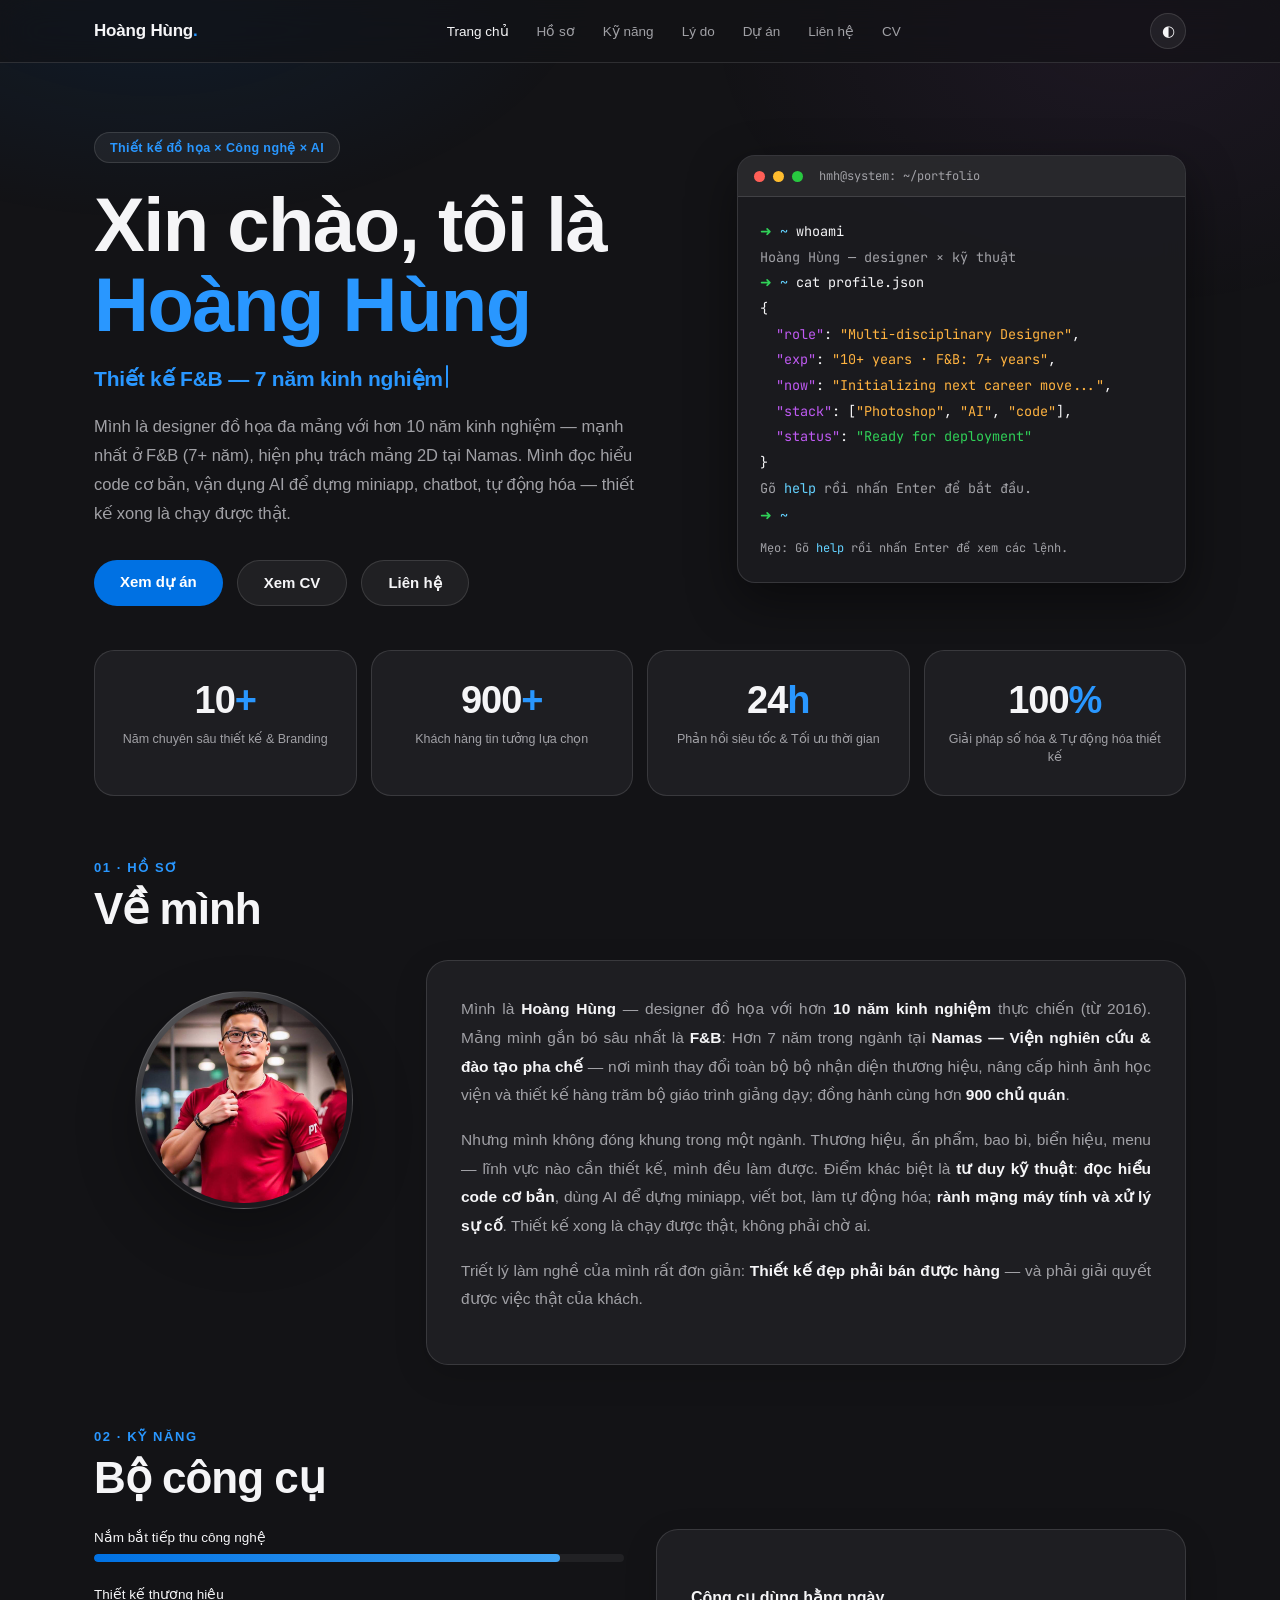
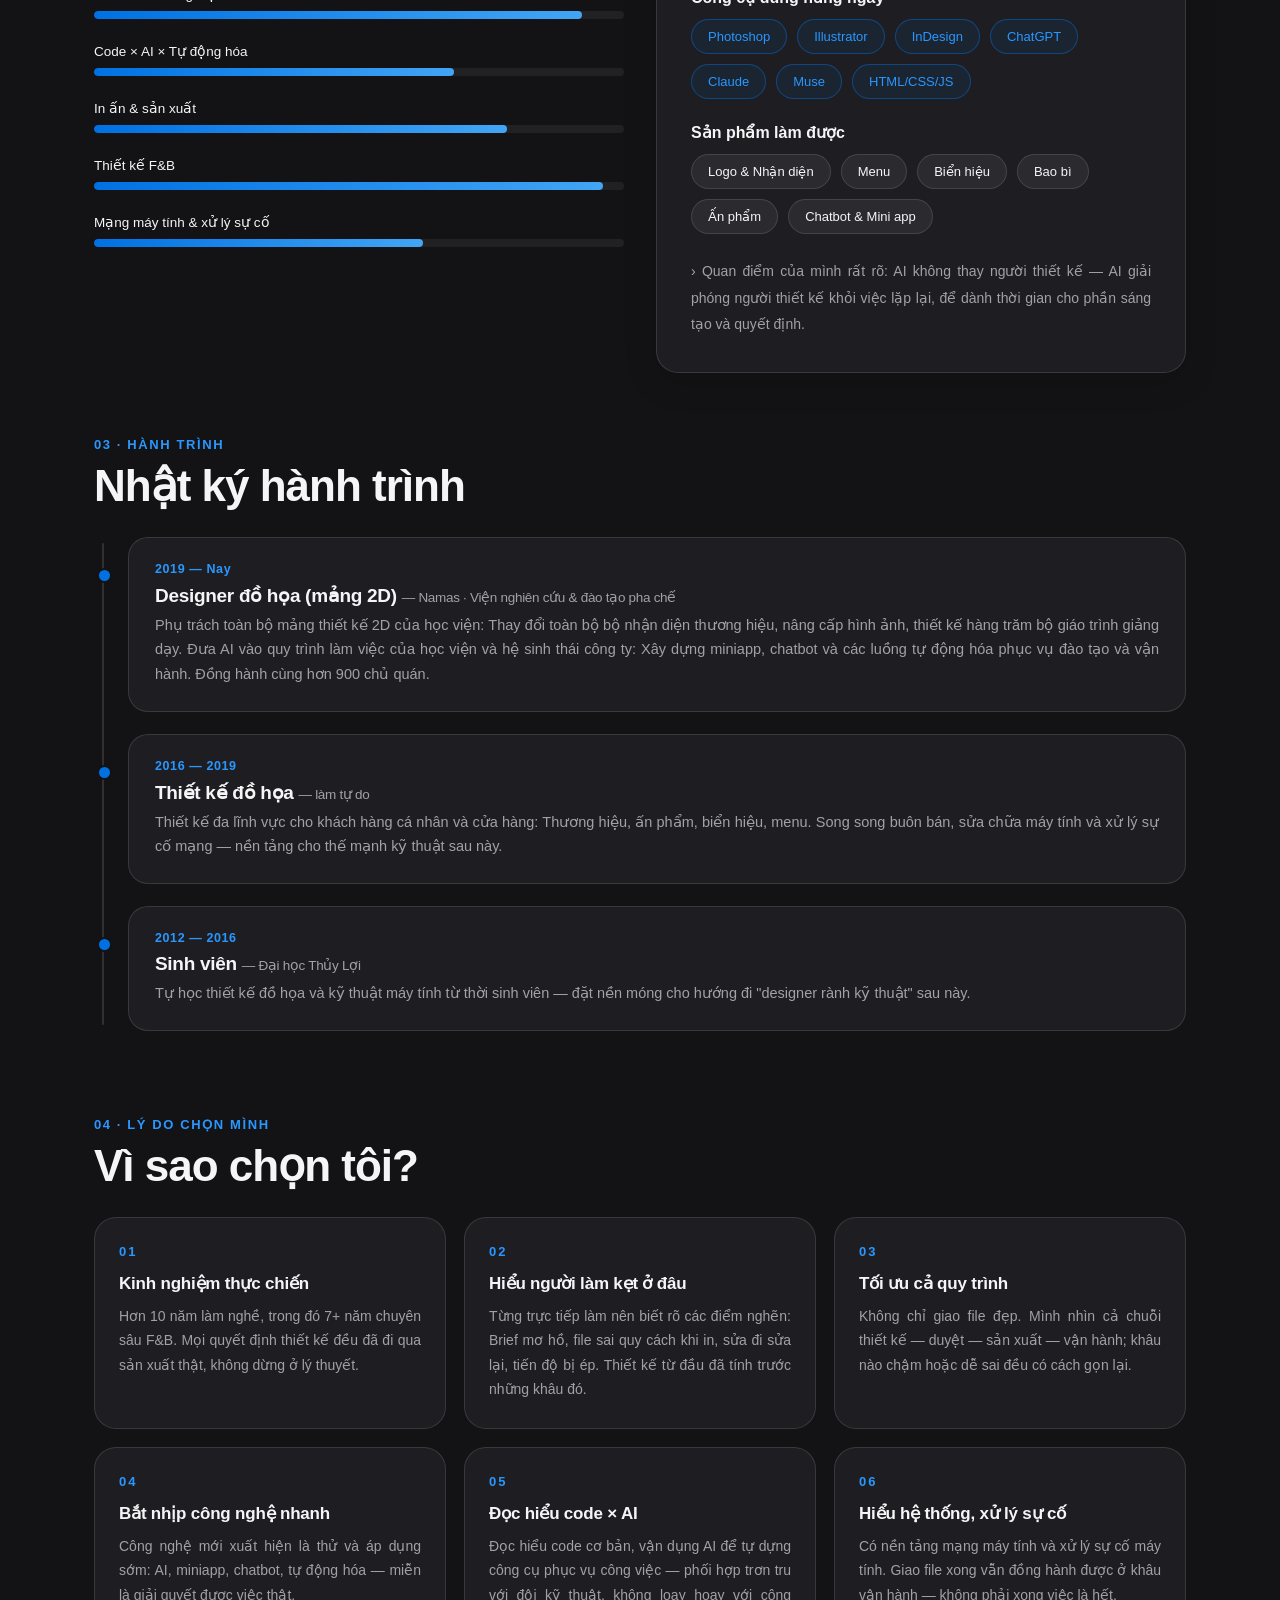
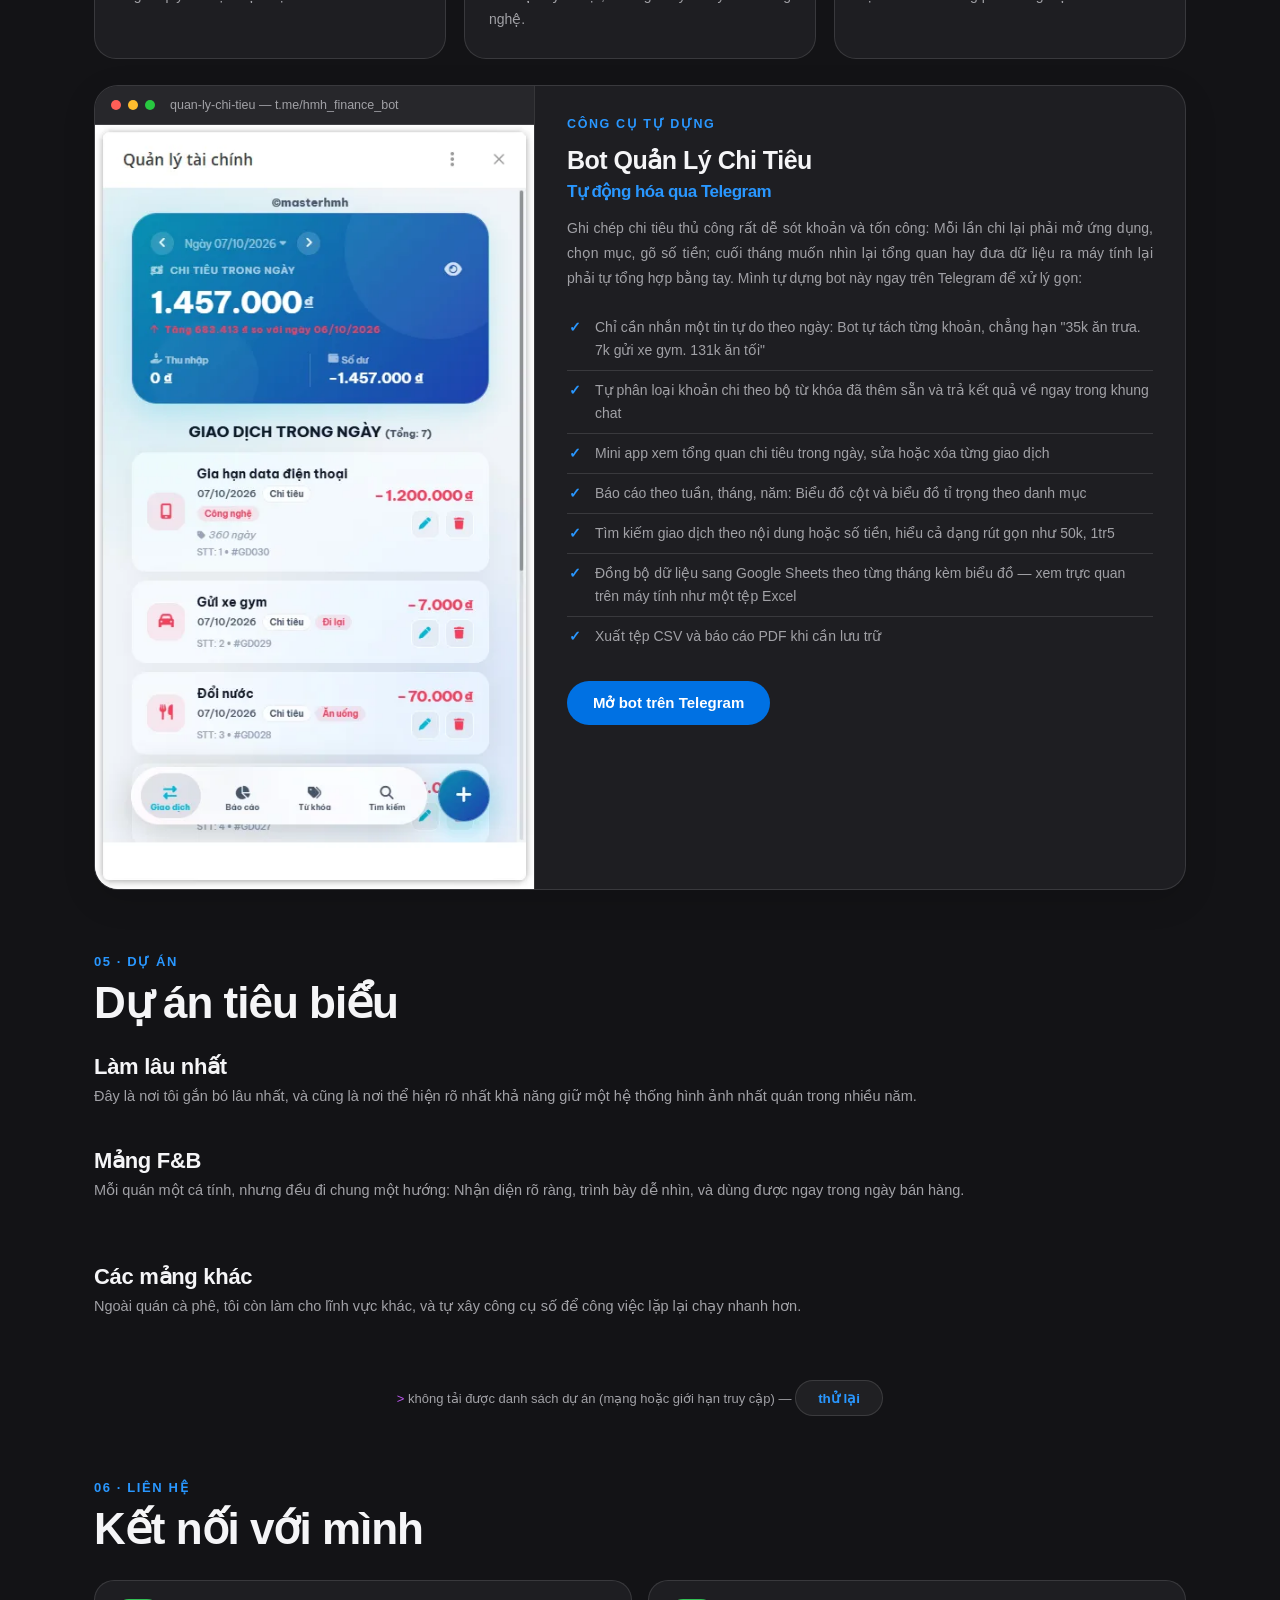
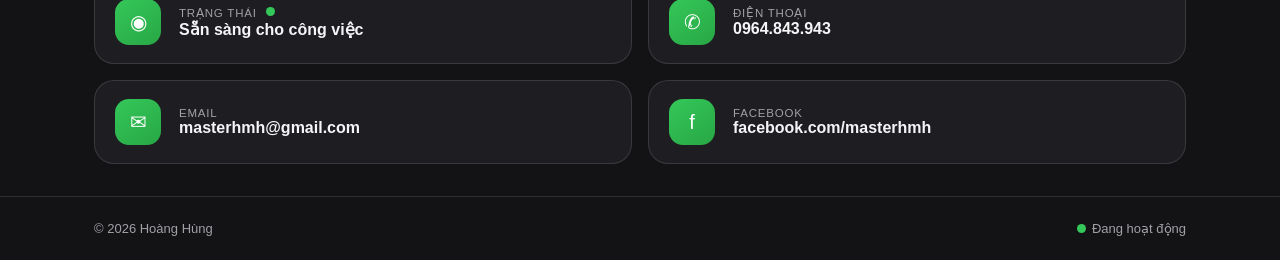
<file: index.html>
<!DOCTYPE html>
<html lang="vi" data-theme="dark">
<head>
<meta charset="UTF-8">
<meta name="viewport" content="width=device-width, initial-scale=1, viewport-fit=cover">
<title>Hoàng Hùng — Portfolio</title>
<meta name="description" content="Hoàng Hùng — Designer đồ họa đa mảng, hơn 10 năm kinh nghiệm, mạnh nhất ở F&B (7+ năm). Thiết kế × Code × AI.">
<link rel="preconnect" href="https://fonts.googleapis.com">
<link rel="preconnect" href="https://fonts.gstatic.com" crossorigin>
<link href="https://fonts.googleapis.com/css2?family=JetBrains+Mono:wght@400;500;700&display=swap" rel="stylesheet">
<link rel="stylesheet" href="assets/style.css?v=53">
<link rel="stylesheet" href="assets/showcase.css?v=47">
<link rel="stylesheet" href="assets/avatar.css">
<script>try{history.scrollRestoration="manual"}catch(e){}</script>
<link rel="preconnect" href="https://raw.githubusercontent.com">
<link rel="preconnect" href="https://images.weserv.nl">
<link rel="icon" href="data:image/svg+xml,<svg xmlns='http://www.w3.org/2000/svg' viewBox='0 0 100 100'><rect width='100' height='100' rx='22' fill='%230071e3'/><text x='50' y='68' font-size='58' font-family='Arial' font-weight='700' fill='white' text-anchor='middle'>H</text></svg>">
<script>
/* Hợp nhất địa chỉ trang chủ về dạng gốc (Hùng chốt 20/10/2026): Ai mở
   địa chỉ có đuôi index.html sẽ được đưa ngay sang địa chỉ gốc cùng thư
   mục. Đoạn này phải đứng TRƯỚC mã Google Analytics để lượt xem chỉ ghi
   thống nhất tại một địa chỉ duy nhất. */
if (location.pathname.endsWith("/index.html")) {
  location.replace(location.pathname.slice(0, -"index.html".length) + location.search + location.hash);
}
</script>
<!-- Google Analytics -->
<script async src="https://www.googletagmanager.com/gtag/js?id=G-5QTHFLFE3H"></script>
<script>
  window.dataLayer = window.dataLayer || [];
  function gtag(){dataLayer.push(arguments);}
  gtag('js', new Date());
  gtag('config', 'G-5QTHFLFE3H');
</script>
</head>
<body>



<!-- NAV -->
<nav>
  <div class="nav-in">
    <div class="logo">Hoàng Hùng<span class="dot">.</span></div>
    <ul class="nav-links">
      <li><a href="#home" class="active">Trang chủ</a></li>
      <li><a href="#about">Hồ sơ</a></li>
      <li><a href="#skills">Kỹ năng</a></li>
      <li><a href="#why">Lý do</a></li>
      <li><a href="#projects">Dự án</a></li>
      <li><a href="#contact">Liên hệ</a></li>
      <li><a href="cv.html">CV</a></li>
    </ul>
    <div class="nav-right">
      <button id="themeBtn" class="theme-btn" aria-label="Đổi chế độ sáng/tối">◐</button>
    </div>
  </div>
</nav>

<main>
<!-- ================= HERO ================= -->
<section id="home">
  <div class="wrap hero-grid">
    <div>
      <div class="tag rv">Thiết kế đồ họa × Công nghệ × AI</div>
      <h1 class="hero-title rv">Xin chào, tôi là<br><span class="hl">Hoàng Hùng</span></h1>
      <div class="hero-sub rv"><span id="typed"></span><span class="caret"></span></div>
      <p class="hero-desc rv">Mình là designer đồ họa đa mảng với hơn 10 năm kinh nghiệm — mạnh nhất ở F&B (7+ năm), hiện phụ trách mảng 2D tại Namas. Mình đọc hiểu code cơ bản, vận dụng AI để dựng miniapp, chatbot, tự động hóa — thiết kế xong là chạy được thật.</p>
      <div class="hero-btns rv">
        <a class="btn btn-primary" href="#projects">Xem dự án</a>
        <a class="btn btn-ghost" href="cv.html">Xem CV</a>
        <a class="btn btn-ghost" href="#contact">Liên hệ</a>
      </div>
    </div>
    <div class="rv">
      <div class="terminal">
        <div class="term-bar"><i></i><i></i><i></i><span>hmh@system: ~/portfolio</span></div>
        <div class="term-body">
          <div><span class="t-green">➜</span> <span class="t-cyan">~</span> whoami</div>
          <div class="t-dim">Hoàng Hùng — designer × kỹ thuật</div>
          <div><span class="t-green">➜</span> <span class="t-cyan">~</span> cat profile.json</div>
          <div>{</div>
                    <div>&nbsp;&nbsp;<span class="t-mag">"role"</span>: <span class="t-amber">"Multi-disciplinary Designer"</span>,
          <div>&nbsp;&nbsp;<span class="t-mag">"exp"</span>: <span class="t-amber">"10+ years · F&B: 7+ years"</span>,</div>
          <div>&nbsp;&nbsp;<span class="t-mag">"now"</span>: <span class="t-amber">"Initializing next career move..."</span>,</div>
          <div>&nbsp;&nbsp;<span class="t-mag">"stack"</span>: [<span class="t-amber">"Photoshop"</span>, <span class="t-amber">"AI"</span>, <span class="t-amber">"code"</span>],</div>
          <div>&nbsp;&nbsp;<span class="t-mag">"status"</span>: <span class="t-green">"Ready for deployment"</span></div>
          <div>}</div>
          <div id="termIdle"><span class="t-green">➜</span> <span class="t-cyan">~</span> <span class="t-cursor">▊</span></div>
          <div id="termLive" hidden>
            <div id="termOut"></div>
            <div class="term-prompt"><span class="t-green">➜</span><span class="t-cyan">~</span><input id="termIn" type="text" autocomplete="off" autocapitalize="off" autocorrect="off" spellcheck="false" aria-label="Nhập lệnh terminal"></div>
          </div>
          <p class="term-hint t-dim" id="termHint" hidden>Mẹo: Gõ <span class="t-cyan">help</span> rồi nhấn Enter để xem các lệnh.</p>
        </div>
      </div>
    </div>
  </div>
</section>

<!-- ================= STATS ================= -->
<section class="stats-sec">
  <div class="wrap stats">
    <div class="stat rv"><div class="num"><span data-count="10">0</span><em>+</em></div><div class="lbl">Năm chuyên sâu thiết kế &amp; Branding</div></div>
    <div class="stat rv"><div class="num"><span data-count="900">0</span><em>+</em></div><div class="lbl">Khách hàng tin tưởng lựa chọn</div></div>
    <div class="stat rv"><div class="num"><span data-count="24">0</span><em>h</em></div><div class="lbl">Phản hồi siêu tốc &amp; Tối ưu thời gian</div></div>
    <div class="stat rv"><div class="num"><span data-count="100">0</span><em>%</em></div><div class="lbl">Giải pháp số hóa &amp; Tự động hóa thiết kế</div></div>
  </div>
  </section>

<!-- ================= ABOUT ================= -->
<section id="about">
  <div class="wrap">
    <div class="sec-head rv">
      <div class="kicker">01 · Hồ sơ</div>
      <h2>Về mình</h2>
    </div>
    <div class="about-grid">
      <div class="rv">
        <div class="avatar-frame">
          <div class="avatar-wrap"><div class="avatar-photo"></div></div>
        </div>
      </div>
      <div class="about-text rv">
        <div class="panel">
          <p>Mình là <b>Hoàng Hùng</b> — designer đồ họa với hơn <b>10 năm kinh nghiệm</b> thực chiến (từ 2016). Mảng mình gắn bó sâu nhất là <b>F&B</b>: Hơn 7 năm trong ngành tại <b>Namas — Viện nghiên cứu & đào tạo pha chế</b> — nơi mình thay đổi toàn bộ bộ nhận diện thương hiệu, nâng cấp hình ảnh học viện và thiết kế hàng trăm bộ giáo trình giảng dạy; đồng hành cùng hơn <b>900 chủ quán</b>.</p>
          <p>Nhưng mình không đóng khung trong một ngành. Thương hiệu, ấn phẩm, bao bì, biển hiệu, menu — lĩnh vực nào cần thiết kế, mình đều làm được. Điểm khác biệt là <b>tư duy kỹ thuật</b>: <b>đọc hiểu code cơ bản</b>, dùng AI để dựng miniapp, viết bot, làm tự động hóa; <b>rành mạng máy tính và xử lý sự cố</b>. Thiết kế xong là chạy được thật, không phải chờ ai.</p>
          <p>Triết lý làm nghề của mình rất đơn giản: <b>Thiết kế đẹp phải bán được hàng</b> — và phải giải quyết được việc thật của khách.</p>
          
        </div>
      </div>
    </div>
  </div>
</section>

<!-- ================= SKILLS ================= -->
<section id="skills">
  <div class="wrap">
    <div class="sec-head rv">
      <div class="kicker">02 · Kỹ năng</div>
      <h2>Bộ công cụ</h2>
    </div>
    <div class="skills-grid">
      <div class="rv">
        <div class="skill">
          <div class="row"><span>Nắm bắt tiếp thu công nghệ</span></div>
          <div class="bar"><i data-w="88"></i></div>
        </div>
        <div class="skill">
          <div class="row"><span>Thiết kế thương hiệu</span></div>
          <div class="bar"><i data-w="92"></i></div>
        </div>
        <div class="skill">
          <div class="row"><span>Code × AI × Tự động hóa</span></div>
          <div class="bar"><i data-w="68"></i></div>
        </div>
        <div class="skill">
          <div class="row"><span>In ấn &amp; sản xuất</span></div>
          <div class="bar"><i data-w="78"></i></div>
        </div>
        <div class="skill">
          <div class="row"><span>Thiết kế F&amp;B</span></div>
          <div class="bar"><i data-w="96"></i></div>
        </div>
        <div class="skill">
          <div class="row"><span>Mạng máy tính &amp; xử lý sự cố</span></div>
          <div class="bar"><i data-w="62"></i></div>
        </div>
      </div>
      <div class="rv">
        <div class="panel" style="height:100%">
          <h3 class="c-h3">Công cụ dùng hằng ngày</h3>
          <div class="chips">
            <span class="chip hot">Photoshop</span>
            <span class="chip hot">Illustrator</span>
            <span class="chip hot">InDesign</span>
            <span class="chip hot">ChatGPT</span>
            <span class="chip hot">Claude</span>
            <span class="chip hot">Muse</span>
            <span class="chip hot">HTML/CSS/JS</span>
          </div>
          <h3 class="c-h3">Sản phẩm làm được</h3>
          <div class="chips">
            <span class="chip">Logo &amp; Nhận diện</span>
            <span class="chip">Menu</span>
            <span class="chip">Biển hiệu</span>
            <span class="chip">Bao bì</span>
            <span class="chip">Ấn phẩm</span>
            <span class="chip">Chatbot &amp; Mini app</span>
          </div>
          <p style="font-size:14px;color:var(--dim);margin-top:24px;line-height:1.9;text-align:justify">
            › Quan điểm của mình rất rõ: AI không thay người thiết kế — AI giải phóng người thiết kế khỏi việc lặp lại, để dành thời gian cho phần sáng tạo và quyết định.
          </p>
        </div>
      </div>
    </div>

  </div>
</section>

<!-- ================= JOURNEY ================= -->
<section id="journey">
  <div class="wrap">
    <div class="sec-head rv">
      <div class="kicker">03 · Hành trình</div>
      <h2>Nhật ký hành trình</h2>
    </div>
    <div class="timeline">
      <div class="t-item rv">
        <div class="date">2019 — Nay</div>
        <h3>Designer đồ họa (mảng 2D) <span>— Namas · Viện nghiên cứu & đào tạo pha chế</span></h3>
        <p>Phụ trách toàn bộ mảng thiết kế 2D của học viện: Thay đổi toàn bộ bộ nhận diện thương hiệu, nâng cấp hình ảnh, thiết kế hàng trăm bộ giáo trình giảng dạy. Đưa AI vào quy trình làm việc của học viện và hệ sinh thái công ty: Xây dựng miniapp, chatbot và các luồng tự động hóa phục vụ đào tạo và vận hành. Đồng hành cùng hơn 900 chủ quán.</p>
      </div>
      <div class="t-item rv">
        <div class="date">2016 — 2019</div>
        <h3>Thiết kế đồ họa <span>— làm tự do</span></h3>
        <p>Thiết kế đa lĩnh vực cho khách hàng cá nhân và cửa hàng: Thương hiệu, ấn phẩm, biển hiệu, menu. Song song buôn bán, sửa chữa máy tính và xử lý sự cố mạng — nền tảng cho thế mạnh kỹ thuật sau này.</p>
      </div>
      <div class="t-item rv">
        <div class="date">2012 — 2016</div>
        <h3>Sinh viên <span>— Đại học Thủy Lợi</span></h3>
        <p>Tự học thiết kế đồ họa và kỹ thuật máy tính từ thời sinh viên — đặt nền móng cho hướng đi "designer rành kỹ thuật" sau này.</p>
      </div>
    </div>
  </div>
</section>

<!-- ================= WHY ME ================= -->
<section id="why">
  <div class="wrap">
    <div class="sec-head rv">
      <div class="kicker">04 · Lý do chọn mình</div>
      <h2>Vì sao chọn tôi?</h2>
    </div>
    <div class="why-grid">
      <div class="why-card rv">
        <div class="why-num">01</div>
        <h3>Kinh nghiệm thực chiến</h3>
        <p>Hơn 10 năm làm nghề, trong đó 7+ năm chuyên sâu F&amp;B. Mọi quyết định thiết kế đều đã đi qua sản xuất thật, không dừng ở lý thuyết.</p>
      </div>
      <div class="why-card rv">
        <div class="why-num">02</div>
        <h3>Hiểu người làm kẹt ở đâu</h3>
        <p>Từng trực tiếp làm nên biết rõ các điểm nghẽn: Brief mơ hồ, file sai quy cách khi in, sửa đi sửa lại, tiến độ bị ép. Thiết kế từ đầu đã tính trước những khâu đó.</p>
      </div>
      <div class="why-card rv">
        <div class="why-num">03</div>
        <h3>Tối ưu cả quy trình</h3>
        <p>Không chỉ giao file đẹp. Mình nhìn cả chuỗi thiết kế — duyệt — sản xuất — vận hành; khâu nào chậm hoặc dễ sai đều có cách gọn lại.</p>
      </div>
      <div class="why-card rv">
        <div class="why-num">04</div>
        <h3>Bắt nhịp công nghệ nhanh</h3>
        <p>Công nghệ mới xuất hiện là thử và áp dụng sớm: AI, miniapp, chatbot, tự động hóa — miễn là giải quyết được việc thật.</p>
      </div>
      <div class="why-card rv">
        <div class="why-num">05</div>
        <h3>Đọc hiểu code × AI</h3>
        <p>Đọc hiểu code cơ bản, vận dụng AI để tự dựng công cụ phục vụ công việc — phối hợp trơn tru với đội kỹ thuật, không loay hoay với công nghệ.</p>
      </div>
      <div class="why-card rv">
        <div class="why-num">06</div>
        <h3>Hiểu hệ thống, xử lý sự cố</h3>
        <p>Có nền tảng mạng máy tính và xử lý sự cố máy tính. Giao file xong vẫn đồng hành được ở khâu vận hành — không phải xong việc là hết.</p>
      </div>
    </div>

    <div class="showcase rv">
      <div class="show-frame">
        <div class="show-bar"><i></i><i></i><i></i><span>quan-ly-chi-tieu — t.me/hmh_finance_bot</span></div>
        <div class="show-img show-img-bot" role="img" aria-label="Màn hình mini app quản lý chi tiêu trong Telegram"></div>
      </div>
      <div class="show-info">
        <div class="show-tag">Công cụ tự dựng</div>
        <h3>Bot Quản Lý Chi Tiêu <span>Tự động hóa qua Telegram</span></h3>
        <p class="show-problem">Ghi chép chi tiêu thủ công rất dễ sót khoản và tốn công: Mỗi lần chi lại phải mở ứng dụng, chọn mục, gõ số tiền; cuối tháng muốn nhìn lại tổng quan hay đưa dữ liệu ra máy tính lại phải tự tổng hợp bằng tay. Mình tự dựng bot này ngay trên Telegram để xử lý gọn:</p>
        <ul class="show-list">
          <li>Chỉ cần nhắn một tin tự do theo ngày: Bot tự tách từng khoản, chẳng hạn "35k ăn trưa. 7k gửi xe gym. 131k ăn tối"</li>
          <li>Tự phân loại khoản chi theo bộ từ khóa đã thêm sẵn và trả kết quả về ngay trong khung chat</li>
          <li>Mini app xem tổng quan chi tiêu trong ngày, sửa hoặc xóa từng giao dịch</li>
          <li>Báo cáo theo tuần, tháng, năm: Biểu đồ cột và biểu đồ tỉ trọng theo danh mục</li>
          <li>Tìm kiếm giao dịch theo nội dung hoặc số tiền, hiểu cả dạng rút gọn như 50k, 1tr5</li>
          <li>Đồng bộ dữ liệu sang Google Sheets theo từng tháng kèm biểu đồ — xem trực quan trên máy tính như một tệp Excel</li>
          <li>Xuất tệp CSV và báo cáo PDF khi cần lưu trữ</li>
        </ul>
        <a class="btn btn-primary" href="https://t.me/hmh_finance_bot" target="_blank" rel="noopener">Mở bot trên Telegram</a>
      </div>
    </div>
  </div>
</section>

<!-- ================= PROJECTS ================= -->
<section id="projects">
  <div class="wrap">
    <div class="sec-head rv">
      <div class="kicker">05 · Dự án</div>
      <h2>Dự án tiêu biểu</h2>
    </div>
    <h3 class="proj-group-title" style="margin-top:0">Làm lâu nhất</h3>
    <p class="proj-group-sub">Đây là nơi tôi gắn bó lâu nhất, và cũng là nơi thể hiện rõ nhất khả năng giữ một hệ thống hình ảnh nhất quán trong nhiều năm.</p>
    <div id="proj-namas"></div>
    <h3 class="proj-group-title">Mảng F&amp;B</h3>
    <p class="proj-group-sub">Mỗi quán một cá tính, nhưng đều đi chung một hướng: Nhận diện rõ ràng, trình bày dễ nhìn, và dùng được ngay trong ngày bán hàng.</p>
    <div class="proj-grid" id="proj-grid-main"></div>
    <h3 class="proj-group-title">Các mảng khác</h3>
    <p class="proj-group-sub">Ngoài quán cà phê, tôi còn làm cho lĩnh vực khác, và tự xây công cụ số để công việc lặp lại chạy nhanh hơn.</p>
    <div class="proj-grid" id="proj-grid-extra"></div>
    <p id="proj-empty" class="rv" style="text-align:center;margin-top:44px;font-size:13px;color:var(--dim)" hidden>
      <span class="t-green">></span> chưa có dự án nào — thêm thư mục vào <span class="t-cyan">projects/</span> là web tự hiện
    </p>
    <p id="proj-error" class="rv" style="text-align:center;margin-top:44px;font-size:13px;color:var(--dim)" hidden>
      <span class="t-mag">></span> không tải được danh sách dự án (mạng hoặc giới hạn truy cập) —
      <button id="proj-retry" class="retry-btn">thử lại</button>
    </p>
  </div>
</section>

<!-- ================= CONTACT ================= -->
<section id="contact">
  <div class="wrap">
    <div class="sec-head rv">
      <div class="kicker">06 · Liên hệ</div>
      <h2>Kết nối với mình</h2>
    </div>
    <div class="contact-grid">
      <div class="rv">
        <div class="c-item" style="cursor:default">
          <div class="ic">◉</div>
          <div class="tx"><small>Trạng thái <span class="status-dot dot-inline"></span></small><strong>Sẵn sàng cho công việc</strong></div>
        </div>
        <a class="c-item" href="tel:+84964843943">
          <div class="ic">✆</div>
          <div class="tx"><small>Điện thoại</small><strong>0964.843.943</strong></div>
        </a>
        <a class="c-item" href="mailto:masterhmh@gmail.com">
          <div class="ic">✉</div>
          <div class="tx"><small>Email</small><strong>masterhmh@gmail.com</strong></div>
        </a>
        <a class="c-item" href="https://www.facebook.com/masterhmh" target="_blank" rel="noopener">
          <div class="ic">f</div>
          <div class="tx"><small>Facebook</small><strong>facebook.com/masterhmh</strong></div>
        </a>
      </div>
    </div>
  </div>
</section>
</main>

<footer>
  <div class="wrap">
    <div>© 2026 Hoàng Hùng</div>
    <div><span class="status-dot"></span>Đang hoạt động</div>
  </div>
</footer>

<!-- Modal case study -->
<div class="modal" id="modal" aria-hidden="true">
  <div class="sheet" role="dialog" aria-modal="true">
    <button class="sheet-close" id="mClose" aria-label="Đóng">✕</button>
    <h3 id="mTitle" class="sheet-title"></h3>
    <div id="mCase"></div>
    <div id="mBody" class="sheet-grid"></div>
  </div>
</div>

<!-- Lightbox -->
<div class="lightbox" id="lightbox" aria-hidden="true">
  <button class="sheet-close" id="lbClose" aria-label="Đóng">✕</button>
  <button class="lb-nav" id="lbPrev" aria-label="Trước">‹</button>
  <img id="lbImg" alt="">
  <button class="lb-nav" id="lbNext" aria-label="Sau">›</button>
</div>

<script src="assets/app.js?v=48"></script>
<script>
/* Chuong bao mo trang: Gui tin hieu ve bot thong ke khi co nguoi mo trang (moi phien trinh duyet 1 lan cho moi trang). */
(function(){try{
var k="hmh-ping:"+location.pathname;
if(sessionStorage.getItem(k))return;
sessionStorage.setItem(k,"1");
var ua=navigator.userAgent||"";
var d=/iPad|Tablet|Android(?!.*Mobile)/i.test(ua)?"M\u00e1y t\u00ednh b\u1ea3ng":(/Mobi|iPhone|Android/i.test(ua)?"\u0110i\u1ec7n tho\u1ea1i":"M\u00e1y t\u00ednh");
var os=/iPhone|iPad|iPod/i.test(ua)?"iOS":(/Android/i.test(ua)?"Android":(/Windows/i.test(ua)?"Windows":(/Macintosh|Mac OS/i.test(ua)?"macOS":(/Linux/i.test(ua)?"Linux":""))));
var u="https://script.google.com/macros/s/AKfycbyiLUGKqiCuNImBB0P9ojJIDjW3mey-O3OAzUVJnj5iIOvjXeOPHQ7wi2rpK4ST3lmIRg/exec?ping=1&k=hmh-ping-2026&p="+encodeURIComponent(location.pathname)+"&d="+encodeURIComponent(d+(os?" ("+os+")":""));
try{if(window.self!==window.top&&window.parent.document.getElementById("os-desk"))u+="&via=os";}catch(e){}
if(window.fetch){fetch(u,{mode:"no-cors",keepalive:true}).catch(function(){});}
}catch(e){}})();
</script>
</body>
</html>
</file>
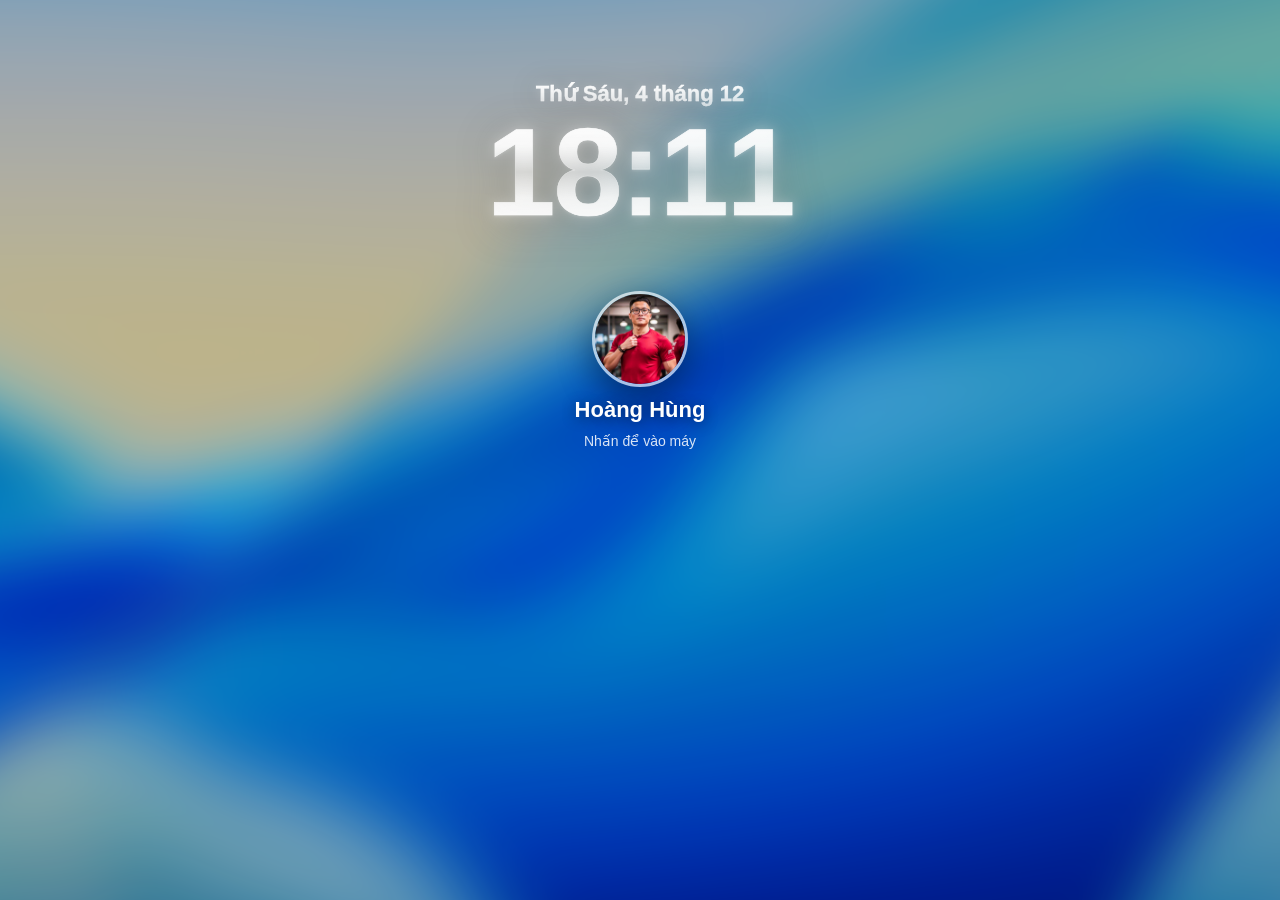
<file: coolmate.html>
<!DOCTYPE html>
<html lang="vi" data-os-theme="dark">
<head>
<meta charset="UTF-8">
<meta name="viewport" content="width=device-width, initial-scale=1, viewport-fit=cover">
<title>HMH OS — Hoàng Hùng</title>
<meta name="description" content="Hoàng Hùng — Designer đa mảng, 10+ năm kinh nghiệm, mạnh nhất F&B. Trải nghiệm portfolio như một chiếc máy Mac.">
<link rel="preconnect" href="https://fonts.googleapis.com">
<link rel="preconnect" href="https://fonts.gstatic.com" crossorigin>
<link href="https://fonts.googleapis.com/css2?family=JetBrains+Mono:wght@400;500;700&family=Montserrat:wght@800&display=swap" rel="stylesheet">
<link rel="stylesheet" href="assets/coolmate.css?v=8">
<link rel="stylesheet" href="assets/os.css?v=57">
<link rel="stylesheet" href="assets/avatar.css">
<link rel="stylesheet" href="assets/showcase.css?v=45">
<link rel="preconnect" href="https://raw.githubusercontent.com">
<link rel="preconnect" href="https://images.weserv.nl">
<link rel="icon" href="data:image/svg+xml,<svg xmlns='http://www.w3.org/2000/svg' viewBox='0 0 100 100'><text y='.9em' font-size='88'>◈</text></svg>">
<!-- Google Analytics -->
<script async src="https://www.googletagmanager.com/gtag/js?id=G-5QTHFLFE3H"></script>
<script>
  window.dataLayer = window.dataLayer || [];
  function gtag(){dataLayer.push(arguments);}
  gtag('js', new Date());
  gtag('config', 'G-5QTHFLFE3H');
</script>
</head>
<body>
<svg width="0" height="0" style="position:absolute" aria-hidden="true"><defs><symbol id="hmh-folder-sym" viewBox="0 0 16.933 16.933"><defs><filter id="th-blue-folder-d" width="1.013" height="1.151" x="-.007" y="-.076" color-interpolation-filters="sRGB"><feGaussianBlur stdDeviation=".042"/></filter><filter id="th-blue-folder-e" width="1.014" height="1.087" x="-.007" y="-.043" color-interpolation-filters="sRGB"><feGaussianBlur stdDeviation=".045"/></filter><filter id="th-blue-folder-b" width="1.065" height="1.092" x="-.032" y="-.046" color-interpolation-filters="sRGB"><feGaussianBlur stdDeviation=".137"/></filter><linearGradient id="th-blue-folder-a" x1="8.466" x2="8.466" y1="12.7" y2="2.381" gradientUnits="userSpaceOnUse"><stop offset="0"/><stop offset="1" stop-opacity="0"/></linearGradient><linearGradient id="th-blue-folder-c" x1="8.467" x2="8.467" y1="4.498" y2="14.552" gradientUnits="userSpaceOnUse"><stop offset="0" stop-color="#fff"/><stop offset="1"/></linearGradient></defs><path fill="#006efd" d="M1.945 2.381H4.91c.75 0 .904.084 1.27.63.297.441.84.429 1.756.429h7.05a1.146 1.146 0 0 1 1.152 1.152v6.956a1.15 1.15 0 0 1-1.152 1.152H1.944a1.15 1.15 0 0 1-1.15-1.152V3.533a1.15 1.15 0 0 1 1.15-1.152z"/><path fill="url(#th-blue-folder-a)" d="M1.945 2.381H4.91c.75 0 .904.084 1.27.63.297.441.84.429 1.756.429h7.05a1.146 1.146 0 0 1 1.152 1.152v6.956a1.15 1.15 0 0 1-1.152 1.152H1.944a1.15 1.15 0 0 1-1.15-1.152V3.533a1.15 1.15 0 0 1 1.15-1.152z"/><rect width="14.287" height="10.054" x="1.323" y="3.969" fill="none" stroke="#000" stroke-width=".265" filter="url(#th-blue-folder-b)" opacity=".1" rx=".529" ry=".529"/><rect width="14.287" height="10.054" x="1.323" y="3.969" fill="#fff" rx=".529" ry=".529"/><rect width="15.346" height="10.054" x=".794" y="4.498" fill="#006efd" rx="1.058" ry="1.058"/><rect width="15.346" height="10.054" x=".793" y="4.498" fill="url(#th-blue-folder-c)" opacity=".15" rx="1.058" ry="1.058"/><path fill="#fff" d="M1.852 4.498c-.586 0-1.058.472-1.058 1.058v.265c0-.587.472-1.059 1.058-1.059h13.229c.586 0 1.058.472 1.058 1.059v-.265c0-.586-.472-1.058-1.058-1.058z" filter="url(#th-blue-folder-d)" opacity=".15"/><path d="M1.852 4.498c-.586 0-1.058.472-1.058 1.058v.265c0-.587.472-1.059 1.058-1.059h13.229c.586 0 1.058.472 1.058 1.059v-.265c0-.586-.472-1.058-1.058-1.058z" filter="url(#th-blue-folder-d)" opacity=".1" transform="matrix(1 0 0 -1 0 19.05)"/><path fill="#fff" d="M1.944 2.381a1.15 1.15 0 0 0-1.15 1.152v.26a1.15 1.15 0 0 1 1.15-1.147h2.967c.75 0 .904.083 1.27.63.297.44.84.428 1.756.428h7.05a1.146 1.146 0 0 1 1.152 1.14v-.253a1.146 1.146 0 0 0-1.152-1.151h-7.05c-.916 0-1.459.012-1.755-.429-.367-.546-.52-.63-1.27-.63z" filter="url(#th-blue-folder-e)" opacity=".25"/></symbol></defs></svg>

<!-- ================= BOOT ================= -->
<div id="os-boot" role="status" aria-label="Đang khởi động">
  <svg class="boot-apple" viewBox="0 0 842.32007 1000.0001" aria-hidden="true"><path fill="#fff" d="M824.66636 779.30363c-15.12299 34.93724-33.02368 67.09674-53.7638 96.66374-28.27076 40.3074-51.4182 68.2078-69.25717 83.7012-27.65347 25.4313-57.2822 38.4556-89.00964 39.1963-22.77708 0-50.24539-6.4813-82.21973-19.629-32.07926-13.0861-61.55985-19.5673-88.51583-19.5673-28.27075 0-58.59083 6.4812-91.02193 19.5673-32.48053 13.1477-58.64639 19.9994-78.65196 20.6784-30.42501 1.29623-60.75123-12.0985-91.02193-40.2457-19.32039-16.8514-43.48632-45.7394-72.43607-86.6641-31.060778-43.7024-56.597041-94.37983-76.602609-152.15586C10.740416 658.44309 0 598.01283 0 539.50845c0-67.01648 14.481044-124.8172 43.486336-173.25401C66.28194 327.34823 96.60818 296.6578 134.5638 274.1276c37.95566-22.53016 78.96676-34.01129 123.1321-34.74585 24.16591 0 55.85633 7.47508 95.23784 22.166 39.27042 14.74029 64.48571 22.21538 75.54091 22.21538 8.26518 0 36.27668-8.7405 83.7629-26.16587 44.90607-16.16001 82.80614-22.85118 113.85458-20.21546 84.13326 6.78992 147.34122 39.95559 189.37699 99.70686-75.24463 45.59122-112.46573 109.4473-111.72502 191.36456.67899 63.8067 23.82643 116.90384 69.31888 159.06309 20.61664 19.56727 43.64066 34.69027 69.2571 45.4307-5.55531 16.11062-11.41933 31.54225-17.65372 46.35662zM631.70926 20.0057c0 50.01141-18.27108 96.70693-54.6897 139.92782-43.94932 51.38118-97.10817 81.07162-154.75459 76.38659-.73454-5.99983-1.16045-12.31444-1.16045-18.95003 0-48.01091 20.9006-99.39207 58.01678-141.40314 18.53027-21.27094 42.09746-38.95744 70.67685-53.0663C578.3158 9.00229 605.2903 1.31621 630.65988 0c.74076 6.68575 1.04938 13.37191 1.04938 20.00505z"/></svg>
  <div class="boot-track"><i id="boot-bar"></i></div>
  <div class="boot-name">HMH OS</div>
</div>

<!-- ================= LOCK SCREEN ================= -->
<div id="os-lock" hidden>
  <div class="lock-blur wallpaper"></div>
  <div class="lock-center">
    <div class="lock-date" id="lock-date">Thứ Ba, 13 tháng 10</div>
    <div class="lock-clock" id="lock-clock">16:54</div>
    <div class="lock-user">
      <div class="lock-avatar"><div class="avatar-photo"></div></div>
      <div class="lock-name">Hoàng Hùng</div>
      <div class="lock-hint">Nhấn để vào máy</div>
    </div>
  </div>
</div>

<div id="os-relock" hidden>
  <div class="lock-blur wallpaper"></div>
  <div class="lock-center">
    <div class="lock-date" id="relock-date"></div>
    <div class="lock-clock" id="relock-clock"></div>
    <div class="lock-user">
      <div class="lock-avatar"><div class="avatar-photo"></div></div>
      <div class="lock-name">Hoàng Hùng</div>
      <div class="lock-hint">Nhấn để vào máy</div>
    </div>
  </div>
</div>
<div id="os-dim" hidden></div>
<div id="os-off" hidden>
  <div class="off-text">Máy đã tắt</div>
  <div class="off-sub">Nhấn để bật lại</div>
</div>

<!-- ================= DESKTOP ================= -->
<div id="os-desk" hidden>
  <div class="wallpaper" aria-hidden="true"></div>

  <!-- menu bar -->
  <header id="menubar">
    <div class="mb-left">
      <button id="mb-apple-btn" aria-label="Menu hệ thống" aria-haspopup="true">
      <span class="mb-apple" aria-hidden="true"><svg viewBox="0 0 842.32007 1000.0001"><path d="M824.66636 779.30363c-15.12299 34.93724-33.02368 67.09674-53.7638 96.66374-28.27076 40.3074-51.4182 68.2078-69.25717 83.7012-27.65347 25.4313-57.2822 38.4556-89.00964 39.1963-22.77708 0-50.24539-6.4813-82.21973-19.629-32.07926-13.0861-61.55985-19.5673-88.51583-19.5673-28.27075 0-58.59083 6.4812-91.02193 19.5673-32.48053 13.1477-58.64639 19.9994-78.65196 20.6784-30.42501 1.29623-60.75123-12.0985-91.02193-40.2457-19.32039-16.8514-43.48632-45.7394-72.43607-86.6641-31.060778-43.7024-56.597041-94.37983-76.602609-152.15586C10.740416 658.44309 0 598.01283 0 539.50845c0-67.01648 14.481044-124.8172 43.486336-173.25401C66.28194 327.34823 96.60818 296.6578 134.5638 274.1276c37.95566-22.53016 78.96676-34.01129 123.1321-34.74585 24.16591 0 55.85633 7.47508 95.23784 22.166 39.27042 14.74029 64.48571 22.21538 75.54091 22.21538 8.26518 0 36.27668-8.7405 83.7629-26.16587 44.90607-16.16001 82.80614-22.85118 113.85458-20.21546 84.13326 6.78992 147.34122 39.95559 189.37699 99.70686-75.24463 45.59122-112.46573 109.4473-111.72502 191.36456.67899 63.8067 23.82643 116.90384 69.31888 159.06309 20.61664 19.56727 43.64066 34.69027 69.2571 45.4307-5.55531 16.11062-11.41933 31.54225-17.65372 46.35662zM631.70926 20.0057c0 50.01141-18.27108 96.70693-54.6897 139.92782-43.94932 51.38118-97.10817 81.07162-154.75459 76.38659-.73454-5.99983-1.16045-12.31444-1.16045-18.95003 0-48.01091 20.9006-99.39207 58.01678-141.40314 18.53027-21.27094 42.09746-38.95744 70.67685-53.0663C578.3158 9.00229 605.2903 1.31621 630.65988 0c.74076 6.68575 1.04938 13.37191 1.04938 20.00505z"/></svg></span>
      <span class="mb-app">HMH OS</span>
      </button>
              <nav class="mb-menu">
        <button data-open="about">Hồ sơ</button>
        <button data-open="skills">Kỹ năng</button>
        <button data-open="journey">Hành trình</button>
        <button data-open="projects">Dự án</button>
        <button data-open="why">Lý do ứng tuyển</button>
        <button data-open="contact">Liên hệ</button>
      </nav>
    </div>
    <div class="mb-right">
      <span class="mb-status"><i></i>Sẵn sàng cho công việc</span>
      <button id="mb-spot" class="mb-ic" aria-label="Tìm kiếm Spotlight" title="Tìm kiếm Spotlight"><svg viewBox="0 0 24 24" width="14" height="14" aria-hidden="true"><circle cx="10.5" cy="10.5" r="6.5" fill="none" stroke="currentColor" stroke-width="2.4"/><path d="M15.3 15.3 L21 21" stroke="currentColor" stroke-width="2.6" stroke-linecap="round"/></svg></button>
      <button id="mb-theme" class="mb-ic" aria-label="Đổi chế độ sáng/tối" title="Đổi sáng/tối">◐</button>
      <button id="mb-wifi" class="mb-ic" aria-label="Trạng thái mạng" title="Mạng"><svg viewBox="0 0 24 24" width="16" height="16" fill="none" stroke="currentColor" stroke-width="1.9" stroke-linecap="round"><path d="M4 10.6a12 12 0 0 1 16 0M6.8 13.9a8 8 0 0 1 10.4 0M9.7 17a4 4 0 0 1 4.6 0"/><circle cx="12" cy="19.3" r="1.1" fill="currentColor" stroke="none"/></svg></button>
      <button id="mb-vol" class="mb-ic" aria-label="Tắt/bật tiếng nhạc" title="Âm lượng nhạc"><svg viewBox="0 0 24 24" width="16" height="16" fill="none" stroke="currentColor" stroke-width="1.9" stroke-linecap="round" stroke-linejoin="round"><path d="M4 9.8v4.4h3.4L12 18.6V5.4L7.4 9.8H4z" fill="currentColor" stroke="none"/><path class="vol-waves" d="M15.3 9.6a3.8 3.8 0 0 1 0 4.8M17.8 7.2a7.2 7.2 0 0 1 0 9.6"/><path class="vol-x" d="M15.5 9.8l5 5M20.5 9.8l-5 5" hidden/></svg></button>
      <button id="mb-cc" class="mb-ic" aria-label="Trung tâm điều khiển" title="Trung tâm điều khiển"><svg viewBox="0 0 24 24" width="16" height="16" fill="none" stroke="currentColor" stroke-width="2" stroke-linecap="round"><path d="M4 8h9.5M18 8h2M4 16h3.5M12 16h8"/><circle cx="15.8" cy="8" r="2.2" fill="var(--bar-bg)"/><circle cx="9.8" cy="16" r="2.2" fill="var(--bar-bg)"/></svg></button>
      <button class="mb-clock" id="mb-clock" aria-label="Xem đồng hồ và lịch">--:--</button>
    </div>
  </header>





      <aside id="widgets">
    <div class="widget w-wx" id="w-wx" data-wx="cloudy">
      <div class="wx-top">
        <div class="wx-left">
          <div class="wx-loc" id="ww-loc">Hà Nội</div>
          <div class="wx-temp" id="ww-temp">--°</div>
        </div>
        <div class="wx-right">
          <div class="wx-cond"><span id="ww-icon">⛅</span> <span id="ww-cond">Đang tải thời tiết...</span></div>
          <div class="wx-hl" id="ww-hl">C:--°<br>T:--°</div>
        </div>
      </div>
      <div class="wx-hours" id="ww-hours"></div>
    </div>
    <div class="widget w-stats">
      <div class="w-stat"><b>10+</b><span>Năm chuyên sâu thiết kế &amp; Branding</span></div>
      <div class="w-stat"><b>900+</b><span>Khách hàng tin tưởng lựa chọn</span></div>
      <div class="w-stat"><b>24h</b><span>Phản hồi siêu tốc &amp; Tối ưu thời gian</span></div>
      <div class="w-stat"><b>100%</b><span>Giải pháp số hóa &amp; Tự động hóa thiết kế</span></div>
    </div>
  
    <div class="widget w-music" id="w-music">
      <div class="mus-head"><span class="mus-dot"></span><span>ÂM NHẠC</span></div>
      <div class="mus-title" id="mus-title">Đang tải danh sách...</div>
      <div class="mus-bar"><span id="mus-cur">0:00</span><input type="range" id="mus-seek" min="0" max="1000" value="0" aria-label="Tua bài nhạc"><span id="mus-dur">0:00</span></div>
      <div class="mus-ctrl">
        <button id="mus-prev" aria-label="Bài trước"><svg viewBox="0 0 24 24"><path d="M6 5h2.4v14H6zM19 5.8v12.4c0 .8-.9 1.3-1.6.9L8.6 13a1.1 1.1 0 0 1 0-1.9l8.8-6.2c.7-.4 1.6.1 1.6.9z"/></svg></button>
        <button id="mus-play" aria-label="Phát hoặc tạm dừng"><svg viewBox="0 0 24 24"><path d="M8 5.6v12.8c0 .8.9 1.3 1.6.9l10-6.4a1.1 1.1 0 0 0 0-1.8l-10-6.4c-.7-.4-1.6.1-1.6.9z"/></svg></button>
        <button id="mus-next" aria-label="Bài tiếp theo"><svg viewBox="0 0 24 24"><path d="M15.6 5H18v14h-2.4zM5 5.8v12.4c0 .8.9 1.3 1.6.9l8.8-6.1a1.1 1.1 0 0 0 0-1.9L6.6 4.9c-.7-.4-1.6.1-1.6.9z"/></svg></button>
      </div>
      <div class="mus-vol"><svg viewBox="0 0 24 24" aria-hidden="true"><path d="M4 9.5v5c0 .8.7 1.5 1.5 1.5H9l5.2 4.2c.8.6 1.8.1 1.8-.9V4.7c0-1-1-1.5-1.8-.9L9 8H5.5C4.7 8 4 8.7 4 9.5zM18.6 8.9a4.4 4.4 0 0 1 0 6.2M21 6.2a8.2 8.2 0 0 1 0 11.6" fill="none" stroke="currentColor" stroke-width="1.9" stroke-linecap="round" stroke-linejoin="round"/></svg><input type="range" id="mus-vol" min="0" max="100" value="10" aria-label="Âm lượng nhạc nền">
      </div>
    </div>
  </aside>
<nav id="desk-icons" aria-label="Thư mục trên màn hình">
    <button class="dicon" data-open="about">
      <svg class="folder-ic" viewBox="0 0 16.933 16.933" aria-hidden="true"><use href="#hmh-folder-sym"/></svg>
      <span>Hồ sơ</span>
    </button>
    <button class="dicon" data-open="skills">
      <svg class="folder-ic" viewBox="0 0 16.933 16.933" aria-hidden="true"><use href="#hmh-folder-sym"/></svg>
      <span>Kỹ năng</span>
    </button>
    <button class="dicon" data-open="journey">
      <svg class="folder-ic" viewBox="0 0 16.933 16.933" aria-hidden="true"><use href="#hmh-folder-sym"/></svg>
      <span>Hành trình</span>
    </button>
    <button class="dicon" data-open="why">
      <svg class="folder-ic" viewBox="0 0 16.933 16.933" aria-hidden="true"><use href="#hmh-folder-sym"/></svg>
      <span>Ứng tuyển Coolmate</span>
    </button>
    <button class="dicon" data-open="projects">
      <svg class="folder-ic" viewBox="0 0 16.933 16.933" aria-hidden="true"><use href="#hmh-folder-sym"/></svg>
      <span>Dự án</span>
    </button>
    <button class="dicon" data-botcase="1">
      <svg class="folder-ic" viewBox="0 0 16.933 16.933" aria-hidden="true"><use href="#hmh-folder-sym"/></svg>
      <span>Bot Chi Tiêu</span>
    </button>
    <button class="dicon" data-open="contact">
      <svg class="folder-ic" viewBox="0 0 16.933 16.933" aria-hidden="true"><use href="#hmh-folder-sym"/></svg>
      <span>Liên hệ</span>
    </button>
    <button class="dicon" data-open="welcome">
      <svg class="folder-ic" viewBox="0 0 16.933 16.933" aria-hidden="true"><use href="#hmh-folder-sym"/></svg>
      <span>Xin chào</span>
    </button>
  </nav>
</div>
<div id="apple-menu" hidden>
        <button class="am-item" data-am="aboutmac"><svg class="am-ic" viewBox="0 0 24 24" fill="none" stroke="currentColor" stroke-width="1.8" stroke-linecap="round"><circle cx="12" cy="12" r="8.5"/><path d="M12 11v5"/><circle cx="12" cy="7.8" r="1" fill="currentColor" stroke="none"/></svg>Giới thiệu về máy này</button>
        <button class="am-item" data-am="settings"><svg class="am-ic" viewBox="0 0 24 24" fill="none" stroke="currentColor" stroke-width="1.8" stroke-linecap="round"><path d="M4 8h9.5M18 8h2M4 16h3.5M12 16h8"/><circle cx="15.8" cy="8" r="2.2"/><circle cx="9.8" cy="16" r="2.2"/></svg>Cài đặt hệ thống…</button>
        <div class="am-sep"></div>
        <div class="am-label am-label-ic"><svg class="am-ic" viewBox="0 0 24 24" fill="none" stroke="currentColor" stroke-width="1.8" stroke-linecap="round" stroke-linejoin="round"><path d="M4.6 12a7.4 7.4 0 1 1 2.1 5.2"/><path d="M4.4 17.4v-4h4"/><path d="M12 8.6V12l2.4 1.5"/></svg>Ứng dụng gần đây</div>
        <div id="am-recent"></div>
        <div class="am-sep"></div>
        <button class="am-item" data-am="forcequit"><svg class="am-ic" viewBox="0 0 24 24" fill="none" stroke="currentColor" stroke-width="1.8" stroke-linecap="round"><circle cx="12" cy="12" r="8.5"/><path d="M9.2 9.2l5.6 5.6M14.8 9.2l-5.6 5.6"/></svg>Buộc thoát…</button>
        <div class="am-sep"></div>
        <button class="am-item" data-am="sleep"><svg class="am-ic" viewBox="0 0 24 24" fill="none" stroke="currentColor" stroke-width="1.8" stroke-linecap="round" stroke-linejoin="round"><path d="M20 14.5A8.5 8.5 0 1 1 9.5 4a7 7 0 0 0 10.5 10.5z"/></svg>Ngủ</button>
        <button class="am-item" data-am="restart"><svg class="am-ic" viewBox="0 0 24 24" fill="none" stroke="currentColor" stroke-width="1.8" stroke-linecap="round" stroke-linejoin="round"><path d="M19.8 12a7.8 7.8 0 1 1-2.2-5.5"/><path d="M20 3.9v4h-4"/></svg>Khởi động lại…</button>
        <button class="am-item" data-am="shutdown"><svg class="am-ic" viewBox="0 0 24 24" fill="none" stroke="currentColor" stroke-width="1.8" stroke-linecap="round"><path d="M12 3v7.5"/><path d="M6.4 6.4a8.4 8.4 0 1 0 11.2 0"/></svg>Tắt máy…</button>
        <div class="am-sep"></div>
        <button class="am-item" data-am="lock"><svg class="am-ic" viewBox="0 0 24 24" fill="none" stroke="currentColor" stroke-width="1.8" stroke-linecap="round"><rect x="5.5" y="10.5" width="13" height="9" rx="2"/><path d="M8.5 10.5V8a3.5 3.5 0 0 1 7 0v2.5"/></svg>Khóa màn hình</button>
      </div>
<div id="ctx-menu" hidden>
        <button class="am-item" data-ctx="welcome"><svg class="am-ic" viewBox="0 0 24 24" fill="none" stroke="currentColor" stroke-width="1.8" stroke-linecap="round"><rect x="4" y="5" width="16" height="14" rx="2"/><path d="M4 9.5h16"/></svg>Mở cửa sổ Xin chào</button>
        <button class="am-item" data-ctx="projects"><svg class="am-ic" viewBox="0 0 24 24" fill="none" stroke="currentColor" stroke-width="1.8" stroke-linejoin="round"><path d="M3.5 7a2 2 0 0 1 2-2h4l2 2.5h7a2 2 0 0 1 2 2V17a2 2 0 0 1-2 2h-13a2 2 0 0 1-2-2z"/></svg>Mở thư mục Dự án</button>
        <div class="am-sep"></div>
        <div class="am-label">HÌNH NỀN</div>
        <button class="am-item" data-ctx="wp-dark"><svg class="am-ic" viewBox="0 0 24 24" fill="none" stroke="currentColor" stroke-width="1.8" stroke-linecap="round" stroke-linejoin="round"><rect x="3.5" y="5" width="17" height="14" rx="2"/><circle cx="9" cy="10" r="1.6"/><path d="M4.5 17.5l4.5-4 3.5 3 3-2.5 4.5 3.5"/></svg>Hình nền tối</button>
        <button class="am-item" data-ctx="wp-light"><svg class="am-ic" viewBox="0 0 24 24" fill="none" stroke="currentColor" stroke-width="1.8" stroke-linecap="round" stroke-linejoin="round"><rect x="3.5" y="5" width="17" height="14" rx="2"/><circle cx="9" cy="10" r="1.6"/><path d="M4.5 17.5l4.5-4 3.5 3 3-2.5 4.5 3.5"/></svg>Hình nền sáng</button>
        <div class="am-sep"></div>
        <div class="am-label">GIAO DIỆN</div>
        <button class="am-item" data-ctx="th-light"><svg class="am-ic" viewBox="0 0 24 24" fill="none" stroke="currentColor" stroke-width="1.8" stroke-linecap="round"><circle cx="12" cy="12" r="3.8"/><path d="M12 3v2.2M12 18.8V21M3 12h2.2M18.8 12H21M5.2 5.2l1.6 1.6M17.2 17.2l1.6 1.6M18.8 5.2l-1.6 1.6M6.8 17.2l-1.6 1.6"/></svg>Giao diện sáng</button>
        <button class="am-item" data-ctx="th-dark"><svg class="am-ic" viewBox="0 0 24 24" fill="none" stroke="currentColor" stroke-width="1.8" stroke-linecap="round" stroke-linejoin="round"><path d="M20 14.5A8.5 8.5 0 1 1 9.5 4a7 7 0 0 0 10.5 10.5z"/></svg>Giao diện tối</button>
        <div class="am-sep"></div>
        <button class="am-item" data-ctx="settings"><svg class="am-ic" viewBox="0 0 24 24" fill="none" stroke="currentColor" stroke-width="1.8" stroke-linecap="round"><path d="M4 8h9.5M18 8h2M4 16h3.5M12 16h8"/><circle cx="15.8" cy="8" r="2.2"/><circle cx="9.8" cy="16" r="2.2"/></svg>Cài đặt hệ thống…</button>
        <button class="am-item" data-ctx="aboutmac"><svg class="am-ic" viewBox="0 0 24 24" fill="none" stroke="currentColor" stroke-width="1.8" stroke-linecap="round"><circle cx="12" cy="12" r="8.5"/><path d="M12 11v5"/><circle cx="12" cy="7.8" r="1" fill="currentColor" stroke="none"/></svg>Giới thiệu về máy này</button>
        <div class="am-sep"></div>
        <button class="am-item" data-ctx="lock"><svg class="am-ic" viewBox="0 0 24 24" fill="none" stroke="currentColor" stroke-width="1.8" stroke-linecap="round"><rect x="5.5" y="10.5" width="13" height="9" rx="2"/><path d="M8.5 10.5V8a3.5 3.5 0 0 1 7 0v2.5"/></svg>Khóa màn hình</button>
      </div>
<div id="nc-panel" hidden>
      <div class="ncp-clock" id="ncp-clock">--:--</div>
      <div class="ncp-date" id="ncp-date"></div>
      <div class="ncp-cal" id="ncp-cal"></div>
    </div>
<div id="wifi-panel" hidden>
      <div class="wfp-row"><span class="wfp-dot" id="wfp-dot"></span><span id="wfp-state">Đã kết nối mạng</span></div>
      <div class="wfp-sub" id="wfp-type"></div>
      <div class="wfp-sub" id="wfp-net"></div>
    </div>
<div id="cc-panel" hidden>
      <div class="cc-grid">
        <button class="cc-cell" id="cc-wifi"><span class="cc-ic"><svg viewBox="0 0 24 24" width="19" height="19" fill="none" stroke="currentColor" stroke-width="2" stroke-linecap="round"><path d="M4 10.6a12 12 0 0 1 16 0M6.8 13.9a8 8 0 0 1 10.4 0M9.7 17a4 4 0 0 1 4.6 0"/><circle cx="12" cy="19.3" r="1.1" fill="currentColor" stroke="none"/></svg></span><span class="cc-tx"><b>Wi-Fi</b><small id="cc-wifi-sub">Đã kết nối</small></span></button>
        <button class="cc-cell" id="cc-theme"><span class="cc-ic"><svg viewBox="0 0 24 24" width="19" height="19" fill="none" stroke="currentColor" stroke-width="2" stroke-linecap="round"><circle cx="12" cy="12" r="8.5"/><path d="M12 3.5a8.5 8.5 0 0 1 0 17z" fill="currentColor" stroke="none"/></svg></span><span class="cc-tx"><b>Giao diện</b><small id="cc-theme-sub">Tối</small></span></button>
        <button class="cc-cell" id="cc-wp"><span class="cc-ic"><svg viewBox="0 0 24 24" width="19" height="19" fill="none" stroke="currentColor" stroke-width="2" stroke-linecap="round" stroke-linejoin="round"><rect x="3.5" y="5" width="17" height="14" rx="2"/><circle cx="9" cy="10" r="1.6"/><path d="M4.5 17.5l4.5-4 3.5 3 3-2.5 4.5 3.5"/></svg></span><span class="cc-tx"><b>Hình nền</b><small id="cc-wp-sub">Tối</small></span></button>
        <button class="cc-cell" id="cc-lock"><span class="cc-ic"><svg viewBox="0 0 24 24" width="19" height="19" fill="none" stroke="currentColor" stroke-width="2" stroke-linecap="round"><rect x="5.5" y="10.5" width="13" height="9" rx="2"/><path d="M8.5 10.5V8a3.5 3.5 0 0 1 7 0v2.5"/></svg></span><span class="cc-tx"><b>Khóa máy</b><small>Khóa màn hình</small></span></button>
      </div>
      <div class="cc-sec"><span class="cc-sec-t">Âm lượng nhạc</span><div class="cc-volrow"><button id="cc-mute" class="cc-mini" aria-label="Tắt/bật tiếng"><svg viewBox="0 0 24 24" width="15" height="15" fill="none" stroke="currentColor" stroke-width="2" stroke-linecap="round" stroke-linejoin="round"><path d="M11 5 6.2 9H3.5v6h2.7L11 19z" fill="currentColor" stroke="none"/><path d="M15 9.5a4 4 0 0 1 0 5M17.5 7a7.5 7.5 0 0 1 0 10"/></svg></button><input id="cc-vol" type="range" min="0" max="100" step="1" value="10"></div></div>
      <div class="cc-sec"><span class="cc-sec-t">Âm nhạc</span><div class="cc-musrow"><span id="cc-mus-title">Chưa có bài nhạc nào</span><span class="cc-musbtns"><button id="cc-prev" class="cc-mini" aria-label="Bài trước"><svg viewBox="0 0 24 24" width="15" height="15" fill="currentColor"><path d="M6 5h2.2v14H6zM20 5v14L9.8 12z"/></svg></button><button id="cc-play" class="cc-mini" aria-label="Phát/dừng"><svg viewBox="0 0 24 24" width="15" height="15" fill="currentColor"><path d="M8 5.14v13.72c0 .8.87 1.3 1.56.88l10-6.86a1.03 1.03 0 0 0 0-1.76l-10-6.86A1.03 1.03 0 0 0 8 5.14z"/></svg></button><button id="cc-next" class="cc-mini" aria-label="Bài sau"><svg viewBox="0 0 24 24" width="15" height="15" fill="currentColor"><path d="M15.8 5H18v14h-2.2zM4 5v14l10.2-7z"/></svg></button></span></div></div>
      <button class="cc-settings" id="cc-settings">Mở Cài đặt hệ thống…</button>
    </div>
<div id="spotlight" hidden>
  <div class="spot-box">
    <svg class="spot-ic" viewBox="0 0 24 24" aria-hidden="true"><circle cx="10.5" cy="10.5" r="6.5" fill="none" stroke="currentColor" stroke-width="2.4"/><path d="M15.3 15.3 L21 21" stroke="currentColor" stroke-width="2.6" stroke-linecap="round"/></svg>
    <input id="spot-input" type="text" placeholder="Spotlight Search" autocomplete="off" aria-label="Tìm kiếm Spotlight">
  </div>
  <div class="spot-list" id="spot-list"></div>
</div>


  

  <!-- desktop folders -->
  

  <!-- windows -->
  <div id="wins"></div>

  <!-- dock -->
  <div id="dock" role="toolbar" aria-label="Dock ứng dụng">
    <button class="dock-app" data-open="projects" data-name="Dự án">
      <span class="ic-wrap ic-flat"><svg class="full" viewBox="0 0 16.933 16.933" aria-hidden="true"><defs><linearGradient id="th-file-manager-a"><stop offset="0" stop-color="#fff"/><stop offset="1" stop-color="#fff" stop-opacity="0"/></linearGradient><linearGradient id="th-file-manager-b" x1="8.466" x2="8.466" y1="1.058" y2="15.875" gradientUnits="userSpaceOnUse"><stop offset="0" stop-color="#02c5fd"/><stop offset="1" stop-color="#2f71f9"/></linearGradient><linearGradient href="#th-file-manager-a" id="th-file-manager-e" x1="6.745" x2="10.583" y1="1.058" y2="11.312" gradientUnits="userSpaceOnUse"/><linearGradient href="#th-file-manager-a" id="th-file-manager-f" x1="15.081" x2="12.7" y1="14.816" y2="12.171" gradientUnits="userSpaceOnUse"/><linearGradient id="th-file-manager-h" x1="3.969" x2="12.964" y1="13.229" y2="13.229" gradientUnits="userSpaceOnUse"><stop offset="0"/><stop offset="1" stop-color="#0b2242"/></linearGradient><linearGradient id="th-file-manager-j" x1="12.964" x2="3.969" y1="11.641" y2="11.641" gradientUnits="userSpaceOnUse"><stop offset="0" stop-color="#fff"/><stop offset="1" stop-color="#fff" stop-opacity=".65"/></linearGradient><linearGradient id="th-file-manager-c" x1="10.789" x2="10.789" y1="2.117" y2="14.816" gradientUnits="userSpaceOnUse"><stop offset="0" stop-color="#fff"/><stop offset=".549" stop-color="#fff" stop-opacity=".796"/><stop offset="1" stop-color="#fff" stop-opacity=".5"/></linearGradient><filter id="th-file-manager-d" width="1.024" height="1.024" x="-.012" y="-.012" color-interpolation-filters="sRGB"><feGaussianBlur stdDeviation=".074"/></filter><filter id="th-file-manager-i" width="1.068" height="1.315" x="-.034" y="-.158" color-interpolation-filters="sRGB"><feGaussianBlur stdDeviation=".067"/></filter><filter id="th-file-manager-k" width="1.048" height="1.223" x="-.024" y="-.111" color-interpolation-filters="sRGB"><feGaussianBlur stdDeviation=".058"/></filter><filter id="th-file-manager-g" width="1.099" height="1.026" x="-.049" y="-.013" color-interpolation-filters="sRGB"><feGaussianBlur stdDeviation=".068"/></filter><filter id="th-file-manager-l" width="1.04" height="1.083" x="-.02" y="-.042" color-interpolation-filters="sRGB"><feGaussianBlur stdDeviation=".053"/></filter><filter id="th-file-manager-m" width="1.808" height="1.18" x="-.404" y="-.09" color-interpolation-filters="sRGB"><feGaussianBlur stdDeviation=".045"/></filter><filter id="th-file-manager-n" width="2.139" height="1.169" x="-.57" y="-.084" color-interpolation-filters="sRGB"><feGaussianBlur stdDeviation=".044"/></filter></defs><path fill="url(#th-file-manager-b)" d="M5.36 1.058c-1.53 0-2.577.457-3.26 1.2-.678.74-1.042 1.8-1.042 3v6.416c0 1.2.364 2.261 1.042 3.001.683.744 1.73 1.2 3.26 1.2h6.23c1.53 0 2.579-.456 3.26-1.2.68-.74 1.025-1.703 1.025-3V5.5c0-1.57-.345-2.502-1.024-3.242-.682-.743-1.73-1.2-3.26-1.2H6.745z"/><path fill="url(#th-file-manager-c)" d="M9.79 2.117q-.148 0-.286.03c-.397.069-.895.28-1.096.964L6.88 8.33c-.188.643-.258 1.195.65 1.195h.938v3.968c0 .733.59 1.323 1.322 1.323h2.247c1.54 0 2.78-1.24 2.78-2.78v-7.14c0-1.54-1.24-2.78-2.78-2.78h-1.734z"/><g filter="url(#th-file-manager-d)" opacity=".45" style="mix-blend-mode:overlay"><path fill="url(#th-file-manager-e)" d="M5.36 1.058c-1.53 0-2.577.457-3.26 1.2-.678.74-1.042 1.8-1.042 3.001v6.415c0 1.2.364 2.26 1.043 3 .682.744 1.73 1.2 3.26 1.2h6.23c1.53 0 2.577-.456 3.26-1.2.678-.739 1.024-1.702 1.024-3V5.5c0-1.57-.346-2.502-1.024-3.242-.683-.743-1.73-1.2-3.26-1.2zm0 .264h6.232c1.477 0 2.437.432 3.064 1.116.634.69.954 1.53.954 3.062v6.174c0 1.251-.322 2.134-.954 2.822-.627.684-1.587 1.114-3.064 1.114H5.359c-1.477 0-2.437-.43-3.064-1.114-.625-.682-.973-1.675-.973-2.822V5.26c0-1.148.348-2.14.973-2.822.627-.684 1.587-1.116 3.064-1.116" opacity="1" style="mix-blend-mode:overlay"/><path fill="url(#th-file-manager-f)" d="M5.36 1.058c-1.53 0-2.577.457-3.26 1.2-.678.74-1.042 1.8-1.042 3.001v6.415c0 1.2.364 2.26 1.043 3 .682.744 1.73 1.2 3.26 1.2h6.23c1.53 0 2.577-.456 3.26-1.2.678-.739 1.024-1.702 1.024-3V5.5c0-1.57-.346-2.502-1.024-3.242-.683-.743-1.73-1.2-3.26-1.2zm0 .264h6.232c1.477 0 2.437.432 3.064 1.116.634.69.954 1.53.954 3.062v6.174c0 1.251-.322 2.134-.954 2.822-.627.684-1.587 1.114-3.064 1.114H5.359c-1.477 0-2.437-.43-3.064-1.114-.625-.682-.973-1.675-.973-2.822V5.26c0-1.148.348-2.14.973-2.822.627-.684 1.587-1.116 3.064-1.116" opacity="1" style="mix-blend-mode:overlay"/></g><path fill="url(#th-file-manager-c)" d="M9.79 2.117q-.148 0-.286.03c-.397.069-.895.28-1.096.964L6.88 8.33c-.188.643-.258 1.195.65 1.195h.264c-.908 0-.838-.552-.65-1.195l1.53-5.219c.2-.684.699-.895 1.096-.964q.138-.03.285-.03zM8.466 9.525v3.968c0 .733.59 1.323 1.322 1.323h.265a1.32 1.32 0 0 1-1.323-1.323V9.526z" filter="url(#th-file-manager-g)"/><g fill="none" stroke-linecap="round" stroke-linejoin="round"><path stroke="url(#th-file-manager-h)" stroke-width=".529" d="M4.196 10.848C5.334 11.97 6.868 12.7 8.465 12.7c1.599 0 3.133-.73 4.272-1.852"/><path stroke="url(#th-file-manager-j)" stroke-width=".265" d="M4.196 10.848C5.334 11.97 6.868 12.7 8.465 12.7c1.599 0 3.133-.73 4.272-1.852" filter="url(#th-file-manager-i)" opacity=".52"/><path stroke="#000" stroke-width=".132" d="M4.216 10.897c1.138 1.122 2.673 1.852 4.27 1.852 1.6 0 3.133-.73 4.272-1.852" filter="url(#th-file-manager-k)" style="mix-blend-mode:normal"/></g><path fill="#fff" d="M14.816 11.772c0 1.54-1.24 2.78-2.78 2.78H9.789a1.32 1.32 0 0 1-1.323-1.323v.265c0 .733.59 1.323 1.323 1.323h2.247c1.54 0 2.78-1.24 2.78-2.78z" filter="url(#th-file-manager-l)" opacity=".25"/><rect width=".529" height="1.455" x="11.377" y="5.424" rx=".265" ry=".277"/><rect width=".265" height="1.191" x="11.509" y="5.556" fill="#fff" filter="url(#th-file-manager-m)" opacity=".15" rx=".132" ry=".132" style="mix-blend-mode:normal"/><path fill="#fff" d="M11.588 5.522a.13.13 0 0 0-.132.132v.988a.132.132 0 0 0 .185.121.13.13 0 0 1-.078-.12v-.989c0-.054.032-.1.078-.12a.1.1 0 0 0-.053-.012" filter="url(#th-file-manager-n)" opacity=".5"/><g transform="translate(-6.35)"><rect width=".529" height="1.455" x="11.377" y="5.424" rx=".265" ry=".277"/><rect width=".265" height="1.191" x="11.509" y="5.556" fill="#fff" filter="url(#th-file-manager-m)" opacity=".15" rx=".132" ry=".132" style="mix-blend-mode:normal"/><path fill="#fff" d="M11.588 5.522a.13.13 0 0 0-.132.132v.988a.132.132 0 0 0 .185.121.13.13 0 0 1-.078-.12v-.989c0-.054.032-.1.078-.12a.1.1 0 0 0-.053-.012" filter="url(#th-file-manager-n)" opacity=".5"/></g></svg></span>
      <i class="dot"></i>
    </button>
    <button class="dock-app" data-open="about" data-name="Hồ sơ">
      <span class="ic-wrap ic-flat"><svg class="full" viewBox="0 0 16.933 16.933" aria-hidden="true"><defs><linearGradient id="th-addressbook-a" x1="8.466" x2="8.466" y1="1.058" y2="15.875" gradientUnits="userSpaceOnUse"><stop offset="0" stop-color="#d7d7c9"/><stop offset="1" stop-color="#cecec1"/></linearGradient><linearGradient id="th-addressbook-c" x1="14.023" x2="10.848" y1="2.91" y2="2.91" gradientTransform="matrix(1 0 0 .97368 0 1.831)" gradientUnits="userSpaceOnUse"><stop offset="0" stop-color="#56c4fc"/><stop offset="1" stop-color="#56c4fc" stop-opacity="0"/></linearGradient><linearGradient id="th-addressbook-d" x1="14.023" x2="10.848" y1="6.614" y2="6.614" gradientTransform="translate(0 2.381)" gradientUnits="userSpaceOnUse"><stop offset="0" stop-color="#fa9e27"/><stop offset="1" stop-color="#fa9e27" stop-opacity="0"/></linearGradient><linearGradient id="th-addressbook-e" x1="14.023" x2="10.848" y1="17.198" y2="17.198" gradientTransform="matrix(1 0 0 .97368 0 -4.606)" gradientUnits="userSpaceOnUse"><stop offset="0" stop-color="#63d776"/><stop offset="1" stop-color="#63d776" stop-opacity="0"/></linearGradient><linearGradient href="#th-addressbook-a" id="th-addressbook-b" x1="8.466" x2="8.466" y1="1.058" y2="15.875" gradientUnits="userSpaceOnUse"/><linearGradient id="th-addressbook-f" x1="1.058" x2="15.73" y1="8.466" y2="8.466" gradientUnits="userSpaceOnUse"><stop offset="0" stop-color="#fff"/><stop offset="1" stop-color="#fff" stop-opacity=".75"/></linearGradient><linearGradient id="th-addressbook-h" x1="3.563" x2="11.774" y1="6.366" y2="6.366" gradientUnits="userSpaceOnUse"><stop offset="0" stop-color="#fff"/><stop offset="1" stop-color="#fff" stop-opacity=".55"/></linearGradient><linearGradient id="th-addressbook-j" x1="7.54" x2="7.54" y1="5.255" y2="9.296" gradientUnits="userSpaceOnUse"><stop offset="0" stop-color="#fff"/><stop offset="1" stop-color="#fff" stop-opacity=".85"/></linearGradient><filter id="th-addressbook-l" width="1.591" height="1.211" x="-.295" y="-.106" color-interpolation-filters="sRGB"><feGaussianBlur stdDeviation=".652"/></filter><filter id="th-addressbook-g" width="1.024" height="1.024" x="-.012" y="-.012" color-interpolation-filters="sRGB"><feGaussianBlur stdDeviation=".074"/></filter><filter id="th-addressbook-i" width="1.024" height="1.024" x="-.012" y="-.012" color-interpolation-filters="sRGB"><feGaussianBlur stdDeviation=".046"/></filter><filter id="th-addressbook-m" width="1.02" height="1.019" x="-.01" y="-.009" color-interpolation-filters="sRGB"><feGaussianBlur stdDeviation=".016"/></filter><filter id="th-addressbook-n" width="1.017" height="1.041" x="-.009" y="-.02" color-interpolation-filters="sRGB"><feGaussianBlur stdDeviation=".025"/></filter><clipPath id="th-addressbook-k"><path fill="url(#th-addressbook-b)" d="M5.36 1.058c-1.53 0-2.577.457-3.26 1.2-.678.74-1.042 1.8-1.042 3.001v6.416c0 1.2.364 2.26 1.043 3 .682.743 1.73 1.2 3.26 1.2h6.23c1.009 0 1.809-.199 2.432-.548V1.605c-.624-.348-1.423-.547-2.432-.547H6.745z" opacity=".75"/></clipPath></defs><path fill="url(#th-addressbook-a)" d="M5.36 1.058c-1.53 0-2.577.457-3.26 1.2-.678.74-1.042 1.8-1.042 3v6.416c0 1.2.364 2.261 1.042 3.001.683.744 1.73 1.2 3.26 1.2h6.23c1.53 0 2.579-.456 3.26-1.2.68-.74 1.025-1.703 1.025-3V5.5c0-1.57-.345-2.502-1.024-3.242-.682-.743-1.73-1.2-3.26-1.2H6.745z"/><path fill="url(#th-addressbook-c)" d="M10.583 1.058v4.895h5.292V5.42c-.011-1.522-.356-2.435-1.024-3.162-.674-.734-1.705-1.189-3.205-1.2h-1.063"/><rect width="5.292" height="5.027" x="10.583" y="5.953" fill="url(#th-addressbook-d)" rx="0" ry="0"/><path fill="url(#th-addressbook-e)" d="M10.583 10.98v4.895h1.076c1.493-.014 2.52-.468 3.192-1.2.668-.727 1.012-1.67 1.024-2.935v-.76z"/><path fill="url(#th-addressbook-b)" d="M5.36 1.058c-1.53 0-2.577.457-3.26 1.2-.678.74-1.042 1.8-1.042 3.001v6.416c0 1.2.364 2.26 1.043 3 .682.743 1.73 1.2 3.26 1.2h6.23c1.009 0 1.809-.199 2.432-.548V1.605c-.624-.348-1.423-.547-2.432-.547H6.745z"/><path fill="url(#th-addressbook-f)" d="M5.36 1.058c-1.53 0-2.577.457-3.26 1.2-.678.74-1.042 1.8-1.042 3.001v6.415c0 1.2.364 2.26 1.043 3 .682.744 1.73 1.2 3.26 1.2h6.23c1.53 0 2.577-.456 3.26-1.2.678-.739 1.024-1.702 1.024-3V5.5c0-1.57-.346-2.502-1.024-3.242-.683-.743-1.73-1.2-3.26-1.2H6.745zm0 .264h6.232c1.477 0 2.437.432 3.064 1.116.634.69.954 1.53.954 3.062v6.174c0 1.251-.322 2.134-.954 2.822-.627.684-1.587 1.114-3.064 1.114H5.359c-1.477 0-2.437-.43-3.064-1.114-.625-.682-.973-1.675-.973-2.822V5.26c0-1.148.348-2.14.973-2.822.627-.684 1.587-1.116 3.064-1.116" filter="url(#th-addressbook-g)" opacity=".65"/><circle cx="7.54" cy="8.466" r="4.63" opacity=".25"/><path fill="url(#th-addressbook-h)" d="M7.54 3.836a4.63 4.63 0 0 0-4.63 4.63 4.63 4.63 0 0 0 4.63 4.63 4.63 4.63 0 0 0 4.63-4.63 4.63 4.63 0 0 0-4.63-4.63m0 .133a4.5 4.5 0 0 1 4.498 4.497 4.5 4.5 0 0 1-4.498 4.498 4.5 4.5 0 0 1-4.497-4.498A4.5 4.5 0 0 1 7.54 3.97" filter="url(#th-addressbook-i)" opacity=".65"/><path fill="#fff" d="M7.537 10.171c-1.289 0-2.533.47-3.5 1.322a4.63 4.63 0 0 0 7.004.005 5.3 5.3 0 0 0-3.504-1.327" opacity=".8"/><ellipse cx="7.54" cy="7.276" fill="url(#th-addressbook-j)" rx="1.906" ry="2.02"/><g clip-path="url(#th-addressbook-k)" filter="url(#th-addressbook-l)" opacity=".35"><path fill="url(#th-addressbook-c)" d="M10.583 1.058v4.895h5.292V5.42c-.011-1.522-.356-2.435-1.024-3.162-.674-.734-1.705-1.189-3.205-1.2h-1.063" opacity="1"/><rect width="5.292" height="5.027" x="10.583" y="5.953" fill="url(#th-addressbook-d)" opacity="1" rx="0" ry="0"/><path fill="url(#th-addressbook-e)" d="M10.583 10.98v4.895h1.076c1.493-.014 2.52-.468 3.192-1.2.668-.727 1.012-1.67 1.024-2.935v-.76z" opacity="1"/></g><path fill="#fff" d="M7.54 5.255a1.906 2.02 0 0 0-1.906 2.02A1.906 2.02 0 0 0 7.54 9.297a1.906 2.02 0 0 0 1.907-2.02 1.906 2.02 0 0 0-1.906-2.02m.001.079c1.007 0 1.826.866 1.826 1.941s-.819 1.942-1.826 1.942-1.828-.866-1.828-1.942.82-1.941 1.828-1.941" filter="url(#th-addressbook-m)"/><path fill="#fff" d="M7.537 10.171c-1.289 0-2.533.47-3.5 1.322a4.63 4.63 0 0 0 7.004.005 5.3 5.3 0 0 0-3.504-1.327m0 .079c1.237 0 2.424.454 3.366 1.254a4.54 4.54 0 0 1-3.362 1.513A4.54 4.54 0 0 1 4.176 11.5a5.2 5.2 0 0 1 3.36-1.25z" filter="url(#th-addressbook-n)" opacity=".8"/></svg></span>
      <i class="dot"></i>
    </button>
    <button class="dock-app" data-open="skills" data-name="Kỹ năng">
      <span class="ic-wrap ic-flat"><svg class="full" viewBox="0 0 64 64" aria-hidden="true">
 <defs>
  <linearGradient id="th-view-app-grid-linearGradient69" x1="32" x2="32" y1="15" y2="25" gradientUnits="userSpaceOnUse">
   <stop stop-color="#b6b6b6" offset="0"/>
   <stop stop-color="#d1d1d1" offset="1"/>
  </linearGradient>
  <linearGradient id="th-view-app-grid-linearGradient71" x1="32" x2="32" y1="15" y2="27.048" gradientUnits="userSpaceOnUse">
   <stop stop-color="#f9f9f9" offset="0"/>
   <stop stop-color="#f9f9f9" stop-opacity="0" offset="1"/>
  </linearGradient>
  <filter id="th-view-app-grid-filter71" x="-.010914" y="-.041472" width="1.0218" height="1.0829" color-interpolation-filters="sRGB">
   <feGaussianBlur stdDeviation="0.1728"/>
  </filter>
  <linearGradient id="th-view-app-grid-linearGradient94" x1="16" x2="21" y1="30" y2="35" gradientUnits="userSpaceOnUse">
   <stop stop-color="#fee0a0" offset="0"/>
   <stop stop-color="#fee0a0" stop-opacity="0" offset="1"/>
  </linearGradient>
  <filter id="th-view-app-grid-filter95" x="-.03888" y="-.03888" width="1.0778" height="1.0778" color-interpolation-filters="sRGB">
   <feGaussianBlur stdDeviation="0.1296"/>
  </filter>
  <linearGradient id="th-view-app-grid-linearGradient108" x1="16" x2="21" y1="30" y2="35" gradientTransform="translate(0,12)" gradientUnits="userSpaceOnUse">
   <stop stop-color="#fbecff" offset="0"/>
   <stop stop-color="#f8d6ff" stop-opacity="0" offset="1"/>
  </linearGradient>
  <linearGradient id="th-view-app-grid-linearGradient110" x1="15" x2="21" y1="29" y2="35" gradientTransform="translate(13)" gradientUnits="userSpaceOnUse">
   <stop stop-color="#feb9ee" offset="0"/>
   <stop stop-color="#feb9ee" stop-opacity="0" offset="1"/>
  </linearGradient>
  <linearGradient id="th-view-app-grid-linearGradient112" x1="16" x2="21" y1="30" y2="35" gradientTransform="translate(26)" gradientUnits="userSpaceOnUse">
   <stop stop-color="#c4fdf8" offset="0"/>
   <stop stop-color="#c4fdf8" stop-opacity="0" offset="1"/>
  </linearGradient>
  <linearGradient id="th-view-app-grid-linearGradient116" x1="16" x2="21" y1="30" y2="35" gradientTransform="translate(13,12)" gradientUnits="userSpaceOnUse">
   <stop stop-color="#b8f3ff" offset="0"/>
   <stop stop-color="#b8f3ff" stop-opacity="0" offset="1"/>
  </linearGradient>
  <linearGradient id="th-view-app-grid-linearGradient118" x1="16" x2="21" y1="30" y2="35" gradientTransform="translate(26,12)" gradientUnits="userSpaceOnUse">
   <stop stop-color="#f6f7f6" offset="0"/>
   <stop stop-color="#f6f7f6" stop-opacity="0" offset="1"/>
  </linearGradient>
  <filter id="th-view-app-grid-filter124" x="-.06" width="1.12" color-interpolation-filters="sRGB">
   <feGaussianBlur stdDeviation="0.875"/>
  </filter>
  <filter id="th-view-app-grid-filter9" x="-.012" y="-.012" width="1.024" height="1.024" color-interpolation-filters="sRGB">
   <feGaussianBlur stdDeviation="0.074082"/>
  </filter>
  <linearGradient id="th-view-app-grid-linearGradient3" x1="8.4665" x2="8.4665" y1="1.0583" y2="15.875" gradientTransform="scale(3.7796)" gradientUnits="userSpaceOnUse">
   <stop stop-color="#fff" offset="0"/>
   <stop stop-color="#ececec" offset="1"/>
  </linearGradient>
  <style id="th-view-app-grid-current-color-scheme" type="text/css">.ColorScheme-Text { color:#f2f2f2; } .ColorScheme-Highlight { color:#4285f4; }</style>
 </defs>
 <path d="m20.26 4.0003c-5.782 0-9.7427 1.7243-12.321 4.5348-2.5651 2.7962-3.9387 6.8037-3.9387 11.341v24.248c0 4.5378 1.3734 8.5453 3.9387 11.341 2.5784 2.8103 6.5391 4.5348 12.321 4.5348h23.549c5.782 0 9.7427-1.7243 12.321-4.5348 2.5651-2.7962 3.8703-6.4352 3.8703-11.341v-23.337c0-5.9351-1.305-9.4562-3.8703-12.252-2.5784-2.8103-6.5391-4.5348-12.321-4.5348h-18.315z" fill="url(#th-view-app-grid-linearGradient3)" stroke-width="3.7796"/>
 <path transform="scale(3.7796)" d="m5.3603 1.0583c-1.5298 0-2.5775 0.45637-3.2597 1.1999-0.67868 0.73981-1.0423 1.8002-1.0423 3.0008v6.415c0 1.2006 0.36361 2.2609 1.0423 3.0008 0.68219 0.74355 1.7299 1.1999 3.2597 1.1999h6.2305c1.5298 0 2.5775-0.45637 3.2597-1.1999 0.67868-0.73981 1.0242-1.7027 1.0242-3.0008v-6.1742c0-1.5703-0.34552-2.5018-1.0242-3.2416-0.68219-0.74355-1.7299-1.1999-3.2597-1.1999h-4.8456zm-0.00103 0.26406h6.2326c1.4772 0 2.437 0.43133 3.0644 1.1152 0.63411 0.69126 0.95341 1.5307 0.95341 3.0623v6.1742c0 1.2512-0.32181 2.1335-0.95341 2.822-0.6274 0.68381-1.5871 1.1136-3.0644 1.1136h-6.2326c-1.4772 0-2.437-0.42978-3.0644-1.1136-0.62537-0.68172-0.97253-1.6747-0.97253-2.822v-6.4145c0-1.1472 0.34717-2.1403 0.97253-2.822 0.6274-0.68381 1.5871-1.1152 3.0644-1.1152z" fill="#fff" filter="url(#th-view-app-grid-filter9)"/>
 <g transform="translate(.53711 .5)" filter="url(#th-view-app-grid-filter124)" opacity=".5" stroke-linecap="round" stroke-linejoin="round" style="mix-blend-mode:normal">
  <path d="m16.537 28.5c-1.1201 0-2.0371 0.91698-2.0371 2.0371v4.9258c0 1.1201 0.91698 2.0371 2.0371 2.0371h4.9258c1.1201 0 2.0371-0.91698 2.0371-2.0371v-4.9258c0-1.1201-0.91698-2.0371-2.0371-2.0371z" fill="#ff8e26" stop-color="#000000"/>
  <path d="m29.537 28.5c-1.1201 0-2.0371 0.91698-2.0371 2.0371v4.9258c0 1.1201 0.91698 2.0371 2.0371 2.0371h4.9258c1.1201 0 2.0371-0.91698 2.0371-2.0371v-4.9258c0-1.1201-0.91698-2.0371-2.0371-2.0371z" fill="#ff53ab" stop-color="#000000"/>
  <path d="m42.537 28.5c-1.1201 0-2.0371 0.91698-2.0371 2.0371v4.9258c0 1.1201 0.91698 2.0371 2.0371 2.0371h4.9258c1.1201 0 2.0371-0.91698 2.0371-2.0371v-4.9258c0-1.1201-0.91698-2.0371-2.0371-2.0371z" fill="#62eacb" stop-color="#000000"/>
  <path d="m16.537 40.5c-1.1201 0-2.0371 0.91698-2.0371 2.0371v4.9258c0 1.1201 0.91698 2.0371 2.0371 2.0371h4.9258c1.1201 0 2.0371-0.91698 2.0371-2.0371v-4.9258c0-1.1201-0.91698-2.0371-2.0371-2.0371z" fill="#d69ffc" stop-color="#000000"/>
  <path d="m29.537 40.5c-1.1201 0-2.0371 0.91698-2.0371 2.0371v4.9258c0 1.1201 0.91698 2.0371 2.0371 2.0371h4.9258c1.1201 0 2.0371-0.91698 2.0371-2.0371v-4.9258c0-1.1201-0.91698-2.0371-2.0371-2.0371z" fill="#68c3fd" stop-color="#000000"/>
  <path d="m42.537 40.5c-1.1201 0-2.0371 0.91698-2.0371 2.0371v4.9258c0 1.1201 0.91698 2.0371 2.0371 2.0371h4.9258c1.1201 0 2.0371-0.91698 2.0371-2.0371v-4.9258c0-1.1201-0.91698-2.0371-2.0371-2.0371z" fill="#cacbca" stop-color="#000000"/>
 </g>
 <rect x="13" y="15" width="38" height="10" rx="5" ry="5" fill="url(#th-view-app-grid-linearGradient69)"/>
 <path d="m18 15c-2.77 0-5 2.23-5 5s2.23 5 5 5h28c2.77 0 5-2.23 5-5s-2.23-5-5-5h-28zm0 0.5h28c2.5016 0 4.5 1.9984 4.5 4.5s-1.9984 4.5-4.5 4.5h-28c-2.5016 0-4.5-1.9984-4.5-4.5s1.9984-4.5 4.5-4.5z" fill="url(#th-view-app-grid-linearGradient71)" filter="url(#th-view-app-grid-filter71)" stop-color="#000000" stroke-linecap="round" stroke-linejoin="round"/>
 <g stroke-linecap="round" stroke-linejoin="round">
  <path d="m16.537 28.5c-1.1201 0-2.0371 0.91698-2.0371 2.0371v4.9258c0 1.1201 0.91698 2.0371 2.0371 2.0371h4.9258c1.1201 0 2.0371-0.91698 2.0371-2.0371v-4.9258c0-1.1201-0.91698-2.0371-2.0371-2.0371z" fill="#ff8e26" stop-color="#000000"/>
  <path d="m16.537 29c-0.85178 0-1.5371 0.68533-1.5371 1.5371v4.9258c0 0.85178 0.68533 1.5371 1.5371 1.5371h4.9258c0.85178 0 1.5371-0.68533 1.5371-1.5371v-4.9258c0-0.85178-0.68533-1.5371-1.5371-1.5371zm0 0.5h4.9258c0.58342 0 1.0371 0.45368 1.0371 1.0371v4.9258c0 0.58342-0.45368 1.0371-1.0371 1.0371h-4.9258c-0.58342 0-1.0371-0.45368-1.0371-1.0371v-4.9258c0-0.58342 0.45368-1.0371 1.0371-1.0371z" fill="url(#th-view-app-grid-linearGradient94)" filter="url(#th-view-app-grid-filter95)" stop-color="#000000"/>
  <path d="m29.537 28.5c-1.1201 0-2.0371 0.91698-2.0371 2.0371v4.9258c0 1.1201 0.91698 2.0371 2.0371 2.0371h4.9258c1.1201 0 2.0371-0.91698 2.0371-2.0371v-4.9258c0-1.1201-0.91698-2.0371-2.0371-2.0371z" fill="#ff53ab" stop-color="#000000"/>
  <path d="m29.537 29c-0.85178 0-1.5371 0.68533-1.5371 1.5371v4.9258c0 0.85178 0.68533 1.5371 1.5371 1.5371h4.9258c0.85178 0 1.5371-0.68533 1.5371-1.5371v-4.9258c0-0.85178-0.68533-1.5371-1.5371-1.5371zm0 0.5h4.9258c0.58342 0 1.0371 0.45368 1.0371 1.0371v4.9258c0 0.58342-0.45368 1.0371-1.0371 1.0371h-4.9258c-0.58342 0-1.0371-0.45368-1.0371-1.0371v-4.9258c0-0.58342 0.45368-1.0371 1.0371-1.0371z" fill="url(#th-view-app-grid-linearGradient110)" filter="url(#th-view-app-grid-filter95)" stop-color="#000000"/>
  <path d="m42.537 28.5c-1.1201 0-2.0371 0.91698-2.0371 2.0371v4.9258c0 1.1201 0.91698 2.0371 2.0371 2.0371h4.9258c1.1201 0 2.0371-0.91698 2.0371-2.0371v-4.9258c0-1.1201-0.91698-2.0371-2.0371-2.0371z" fill="#62eacb" stop-color="#000000"/>
  <path d="m42.537 29c-0.85178 0-1.5371 0.68533-1.5371 1.5371v4.9258c0 0.85178 0.68533 1.5371 1.5371 1.5371h4.9258c0.85178 0 1.5371-0.68533 1.5371-1.5371v-4.9258c0-0.85178-0.68533-1.5371-1.5371-1.5371zm0 0.5h4.9258c0.58342 0 1.0371 0.45368 1.0371 1.0371v4.9258c0 0.58342-0.45368 1.0371-1.0371 1.0371h-4.9258c-0.58342 0-1.0371-0.45368-1.0371-1.0371v-4.9258c0-0.58342 0.45368-1.0371 1.0371-1.0371z" fill="url(#th-view-app-grid-linearGradient112)" filter="url(#th-view-app-grid-filter95)" stop-color="#000000"/>
  <path d="m16.537 40.5c-1.1201 0-2.0371 0.91698-2.0371 2.0371v4.9258c0 1.1201 0.91698 2.0371 2.0371 2.0371h4.9258c1.1201 0 2.0371-0.91698 2.0371-2.0371v-4.9258c0-1.1201-0.91698-2.0371-2.0371-2.0371z" fill="#d69ffc" stop-color="#000000"/>
  <path d="m16.537 41c-0.85178 0-1.5371 0.68533-1.5371 1.5371v4.9258c0 0.85178 0.68533 1.5371 1.5371 1.5371h4.9258c0.85178 0 1.5371-0.68533 1.5371-1.5371v-4.9258c0-0.85178-0.68533-1.5371-1.5371-1.5371zm0 0.5h4.9258c0.58342 0 1.0371 0.45368 1.0371 1.0371v4.9258c0 0.58342-0.45368 1.0371-1.0371 1.0371h-4.9258c-0.58342 0-1.0371-0.45368-1.0371-1.0371v-4.9258c0-0.58342 0.45368-1.0371 1.0371-1.0371z" fill="url(#th-view-app-grid-linearGradient108)" filter="url(#th-view-app-grid-filter95)" stop-color="#000000"/>
  <path d="m29.537 40.5c-1.1201 0-2.0371 0.91698-2.0371 2.0371v4.9258c0 1.1201 0.91698 2.0371 2.0371 2.0371h4.9258c1.1201 0 2.0371-0.91698 2.0371-2.0371v-4.9258c0-1.1201-0.91698-2.0371-2.0371-2.0371z" fill="#68c3fd" stop-color="#000000"/>
  <path d="m29.537 41c-0.85178 0-1.5371 0.68533-1.5371 1.5371v4.9258c0 0.85178 0.68533 1.5371 1.5371 1.5371h4.9258c0.85178 0 1.5371-0.68533 1.5371-1.5371v-4.9258c0-0.85178-0.68533-1.5371-1.5371-1.5371zm0 0.5h4.9258c0.58342 0 1.0371 0.45368 1.0371 1.0371v4.9258c0 0.58342-0.45368 1.0371-1.0371 1.0371h-4.9258c-0.58342 0-1.0371-0.45368-1.0371-1.0371v-4.9258c0-0.58342 0.45368-1.0371 1.0371-1.0371z" fill="url(#th-view-app-grid-linearGradient116)" filter="url(#th-view-app-grid-filter95)" stop-color="#000000"/>
  <path d="m42.537 40.5c-1.1201 0-2.0371 0.91698-2.0371 2.0371v4.9258c0 1.1201 0.91698 2.0371 2.0371 2.0371h4.9258c1.1201 0 2.0371-0.91698 2.0371-2.0371v-4.9258c0-1.1201-0.91698-2.0371-2.0371-2.0371z" fill="#cacbca" stop-color="#000000"/>
  <path d="m42.537 41c-0.85178 0-1.5371 0.68533-1.5371 1.5371v4.9258c0 0.85178 0.68533 1.5371 1.5371 1.5371h4.9258c0.85178 0 1.5371-0.68533 1.5371-1.5371v-4.9258c0-0.85178-0.68533-1.5371-1.5371-1.5371zm0 0.5h4.9258c0.58342 0 1.0371 0.45368 1.0371 1.0371v4.9258c0 0.58342-0.45368 1.0371-1.0371 1.0371h-4.9258c-0.58342 0-1.0371-0.45368-1.0371-1.0371v-4.9258c0-0.58342 0.45368-1.0371 1.0371-1.0371z" fill="url(#th-view-app-grid-linearGradient118)" filter="url(#th-view-app-grid-filter95)" stop-color="#000000"/>
 </g>
 <path class="ColorScheme-Text" d="m18 17c1.5188 0 2.75 1.2312 2.75 2.75 0 0.6694-0.23915 1.283-0.6367 1.7598l1.6419 1.6418c0.0976 0.09765 0.0976 0.25595 0 0.3536-0.0868 0.08675-0.2215 0.0964-0.31895 0.0289l-0.03468-0.02888-1.6418-1.6419c-0.47685 0.39755-1.0904 0.6367-1.7598 0.6367-1.5188 0-2.75-1.2312-2.75-2.75 0-1.5188 1.2312-2.75 2.75-2.75zm1e-6 0.5c-1.2427-1e-6 -2.25 1.0074-2.25 2.25 0 1.2427 1.0074 2.25 2.25 2.25s2.25-1.0074 2.25-2.25c-1e-6 -1.2426-1.0074-2.25-2.25-2.25z" color="#363636" fill="#f2f2f2" stroke-width=".5"/>
</svg></span>
      <i class="dot"></i>
    </button>
    <button class="dock-app" data-open="why" data-name="Ứng tuyển Coolmate">
      <span class="ic-wrap ic-coolmate" role="img" aria-label="Logo Coolmate"></span>
      <i class="dot"></i>
    </button>
    <button class="dock-app" data-open="terminal" data-name="Terminal">
      <span class="ic-wrap ic-flat"><svg class="full" viewBox="0 0 16.933 16.933" aria-hidden="true"><defs><linearGradient href="#th-terminal-a" id="th-terminal-d" x1="2.598" x2="10.583" y1="2.836" y2="11.312" gradientUnits="userSpaceOnUse"/><linearGradient id="th-terminal-a"><stop offset="0" stop-color="#fff"/><stop offset="1" stop-color="#fff" stop-opacity="0"/></linearGradient><linearGradient href="#th-terminal-a" id="th-terminal-e" x1="15.081" x2="12.7" y1="14.816" y2="12.171" gradientUnits="userSpaceOnUse"/><linearGradient id="th-terminal-b" x1="8.466" x2="8.466" y1="1.058" y2="15.875" gradientUnits="userSpaceOnUse"><stop offset="0" stop-color="#323131"/><stop offset="1" stop-color="#141414"/></linearGradient><linearGradient id="th-terminal-g" x1="8.547" x2="8.547" y1="8.202" y2="8.731" gradientUnits="userSpaceOnUse"><stop offset="0" stop-color="#fff"/><stop offset="1" stop-color="#fff" stop-opacity="0"/></linearGradient><linearGradient id="th-terminal-f" x1="5.207" x2="5.207" y1="4.109" y2="7.552" gradientUnits="userSpaceOnUse"><stop offset="0" stop-color="#f9f9f9"/><stop offset="1" stop-color="#c6c6c6"/></linearGradient><filter id="th-terminal-c" width="1.024" height="1.024" x="-.012" y="-.012" color-interpolation-filters="sRGB"><feGaussianBlur stdDeviation=".074"/></filter><filter id="th-terminal-h" width="1.056" height="1.336" x="-.028" y="-.168" color-interpolation-filters="sRGB"><feGaussianBlur stdDeviation=".037"/></filter><filter id="th-terminal-i" width="1.102" height="1.091" x="-.051" y="-.045" color-interpolation-filters="sRGB"><feGaussianBlur stdDeviation=".058"/></filter></defs><path fill="url(#th-terminal-b)" d="M5.36 1.058c-1.53 0-2.577.457-3.26 1.2-.678.74-1.042 1.8-1.042 3v6.416c0 1.2.364 2.261 1.043 3 .682.744 1.73 1.2 3.26 1.2h6.23c1.53 0 2.578-.456 3.26-1.2.679-.739 1.024-1.702 1.024-3V5.5c0-1.57-.345-2.502-1.024-3.242-.682-.743-1.73-1.2-3.26-1.2H6.745z"/><g filter="url(#th-terminal-c)" opacity=".35"><path fill="url(#th-terminal-d)" d="M5.36 1.058c-1.53 0-2.577.457-3.26 1.2-.678.74-1.042 1.8-1.042 3.001v6.415c0 1.2.364 2.26 1.043 3 .682.744 1.73 1.2 3.26 1.2h6.23c1.53 0 2.577-.456 3.26-1.2.678-.739 1.024-1.702 1.024-3V5.5c0-1.57-.346-2.502-1.024-3.242-.683-.743-1.73-1.2-3.26-1.2H6.745zm0 .264h6.232c1.477 0 2.437.432 3.064 1.116.634.69.954 1.53.954 3.062v6.174c0 1.251-.322 2.134-.954 2.822-.627.684-1.587 1.114-3.064 1.114H5.359c-1.477 0-2.437-.43-3.064-1.114-.625-.682-.973-1.675-.973-2.822V5.26c0-1.148.348-2.14.973-2.822.627-.684 1.587-1.116 3.064-1.116"/><path fill="url(#th-terminal-e)" d="M5.36 1.058c-1.53 0-2.577.457-3.26 1.2-.678.74-1.042 1.8-1.042 3.001v6.415c0 1.2.364 2.26 1.043 3 .682.744 1.73 1.2 3.26 1.2h6.23c1.53 0 2.577-.456 3.26-1.2.678-.739 1.024-1.702 1.024-3V5.5c0-1.57-.346-2.502-1.024-3.242-.683-.743-1.73-1.2-3.26-1.2H6.745zm0 .264h6.232c1.477 0 2.437.432 3.064 1.116.634.69.954 1.53.954 3.062v6.174c0 1.251-.322 2.134-.954 2.822-.627.684-1.587 1.114-3.064 1.114H5.359c-1.477 0-2.437-.43-3.064-1.114-.625-.682-.973-1.675-.973-2.822V5.26c0-1.148.348-2.14.973-2.822.627-.684 1.587-1.116 3.064-1.116"/></g><path fill="url(#th-terminal-f)" d="M3.95 4.109a.106.106 0 0 0-.1.104v.447a.11.11 0 0 0 .056.094l2.018 1.078L3.906 6.91a.11.11 0 0 0-.056.094v.443a.106.106 0 0 0 .156.092L6.51 6.168a.11.11 0 0 0 .054-.092v-.494a.11.11 0 0 0-.054-.094L4.006 4.121a.1.1 0 0 0-.056-.012" style="paint-order:stroke markers fill"/><path fill="#666" d="M7.116 8.202h2.861c.087 0 .157.07.157.157v.215c0 .087-.07.157-.157.157H7.116a.156.156 0 0 1-.157-.157V8.36c0-.087.07-.157.157-.157"/><path fill="url(#th-terminal-g)" d="M7.116 8.202a.156.156 0 0 0-.157.156v.216c0 .087.07.157.157.157h2.861c.087 0 .157-.07.157-.157v-.216a.157.157 0 0 0-.157-.156zm-.007.132h2.867q.025.001.026.026v.214q-.001.025-.026.026h-2.86q-.025-.001-.024-.026V8.36q0-.022.017-.026" filter="url(#th-terminal-h)" opacity=".5"/><path fill="#fff" d="M3.95 4.109a.106.106 0 0 0-.1.104v.447a.11.11 0 0 0 .056.094l2.018 1.078L3.906 6.91a.11.11 0 0 0-.056.094v.443a.106.106 0 0 0 .156.092L6.51 6.168a.11.11 0 0 0 .054-.092v-.494a.11.11 0 0 0-.054-.094L4.006 4.121a.1.1 0 0 0-.056-.012m-.007.127.003.002h-.003zm.04.022 2.449 1.34v.462l-2.45 1.342V7.02l2.004-1.07a.132.132 0 0 0 0-.235l-2.003-1.07z" opacity=".35"/><path fill="#fff" d="M3.95 4.109a.106.106 0 0 0-.1.104v.15a.106.106 0 0 1 .1-.104.1.1 0 0 1 .056.012L6.51 5.64a.11.11 0 0 1 .054.092v-.15a.11.11 0 0 0-.054-.093L4.006 4.121a.1.1 0 0 0-.056-.012m1.833 1.798L3.907 6.91a.11.11 0 0 0-.056.094v.15a.11.11 0 0 1 .056-.094l2.018-1.078z" filter="url(#th-terminal-i)" style="paint-order:stroke markers fill"/></svg></span>
      <i class="dot"></i>
    </button>
    <button class="dock-app" data-open="browser" data-name="Xưởng In Mẫu">
      <span class="ic-wrap ic-coolx" role="img" aria-label="CoolxPrint"><svg viewBox="0 0 40 24" aria-hidden="true"><text x="20" y="10" text-anchor="middle" textLength="33" lengthAdjust="spacingAndGlyphs">COOLX</text><text x="20" y="22" text-anchor="middle" textLength="33" lengthAdjust="spacingAndGlyphs">PRINT</text></svg></span>
      <i class="dot"></i>
    </button>
    <button class="dock-app" data-open="cv" data-name="CV">
      <span class="ic-wrap ic-flat"><svg class="full" aria-hidden="true" xmlns="http://www.w3.org/2000/svg" width="64" height="64" viewBox="0 0 16.933 16.933"><defs><linearGradient id="th-te-a" x1="8.466" x2="8.466" y1="1.058" y2="15.875" gradientUnits="userSpaceOnUse"><stop offset="0" stop-color="#fff"/><stop offset=".746" stop-color="#eee"/><stop offset="1" stop-color="#d0d0d0"/></linearGradient><filter id="th-te-b" width="1.024" height="1.024" x="-.012" y="-.012" color-interpolation-filters="sRGB"><feGaussianBlur stdDeviation=".074"/></filter></defs><path fill="url(#th-te-a)" d="M5.36 1.058c-1.53 0-2.577.457-3.26 1.2-.678.74-1.042 1.8-1.042 3v6.416c0 1.2.364 2.261 1.042 3.001.683.744 1.73 1.2 3.26 1.2h6.23c1.53 0 2.579-.456 3.26-1.2.68-.74 1.025-1.703 1.025-3V5.5c0-1.57-.345-2.502-1.024-3.242-.682-.743-1.73-1.2-3.26-1.2H6.745z"/><path fill="silver" d="M1.093 4.63q-.015.131-.023.265h14.786a7 7 0 0 0-.023-.265zm-.035 3.704V8.6h14.816v-.265zm.012 3.704q.008.135.023.265h14.752q.012-.13.02-.265z"/><path fill="#fc676b" d="M4.895 1.073q-.136.01-.265.023v14.741q.13.014.265.023z"/><path fill="#fff" d="M5.36 1.058c-1.53 0-2.577.457-3.26 1.2-.678.74-1.042 1.8-1.042 3.001v6.415c0 1.2.364 2.26 1.043 3 .682.744 1.73 1.2 3.26 1.2h6.23c1.53 0 2.577-.456 3.26-1.2.678-.739 1.024-1.702 1.024-3V5.5c0-1.57-.346-2.502-1.024-3.242-.683-.743-1.73-1.2-3.26-1.2H6.745zm0 .264h6.232c1.477 0 2.437.432 3.064 1.116.634.69.954 1.53.954 3.062v6.174c0 1.251-.322 2.134-.954 2.822-.627.684-1.587 1.114-3.064 1.114H5.359c-1.477 0-2.437-.43-3.064-1.114-.625-.682-.973-1.675-.973-2.822V5.26c0-1.148.348-2.14.973-2.822.627-.684 1.587-1.116 3.064-1.116" filter="url(#th-te-b)" style="mix-blend-mode:overlay"/></svg></span>
      <i class="dot"></i>
    </button>
    <a class="dock-app" href="https://masterhmh.github.io/Portfolio/index-coolmate.html" target="_blank" rel="noopener" data-name="Trang chính">
      <span class="ic-wrap"><svg class="full" xmlns="http://www.w3.org/2000/svg" viewBox="0 0 16.933 16.933"><defs><filter id="th-blue-home-d" width="1.013" height="1.151" x="-.007" y="-.076" color-interpolation-filters="sRGB"><feGaussianBlur stdDeviation=".042"/></filter><filter id="th-blue-home-e" width="1.014" height="1.087" x="-.007" y="-.043" color-interpolation-filters="sRGB"><feGaussianBlur stdDeviation=".045"/></filter><filter id="th-blue-home-b" width="1.065" height="1.092" x="-.032" y="-.046" color-interpolation-filters="sRGB"><feGaussianBlur stdDeviation=".137"/></filter><linearGradient id="th-blue-home-a" x1="8.466" x2="8.466" y1="12.7" y2="2.381" gradientUnits="userSpaceOnUse"><stop offset="0"/><stop offset="1" stop-opacity="0"/></linearGradient><linearGradient id="th-blue-home-c" x1="8.467" x2="8.467" y1="4.498" y2="14.552" gradientUnits="userSpaceOnUse"><stop offset="0" stop-color="#fff"/><stop offset="1"/></linearGradient></defs><path fill="#006efd" d="M1.945 2.381H4.91c.75 0 .904.084 1.27.63.297.441.84.429 1.756.429h7.05a1.146 1.146 0 0 1 1.152 1.152v6.956a1.15 1.15 0 0 1-1.152 1.152H1.944a1.15 1.15 0 0 1-1.15-1.152V3.533a1.15 1.15 0 0 1 1.15-1.152z"/><path fill="url(#th-blue-home-a)" d="M1.945 2.381H4.91c.75 0 .904.084 1.27.63.297.441.84.429 1.756.429h7.05a1.146 1.146 0 0 1 1.152 1.152v6.956a1.15 1.15 0 0 1-1.152 1.152H1.944a1.15 1.15 0 0 1-1.15-1.152V3.533a1.15 1.15 0 0 1 1.15-1.152z"/><rect width="14.287" height="10.054" x="1.323" y="3.969" fill="none" stroke="#000" stroke-width=".265" filter="url(#th-blue-home-b)" opacity=".1" rx=".529" ry=".529"/><rect width="14.287" height="10.054" x="1.323" y="3.969" fill="#fff" rx=".529" ry=".529"/><rect width="15.346" height="10.054" x=".794" y="4.498" fill="#006efd" rx="1.058" ry="1.058"/><rect width="15.346" height="10.054" x=".793" y="4.498" fill="url(#th-blue-home-c)" opacity=".15" rx="1.058" ry="1.058"/><path fill="#fff" d="M1.852 4.498c-.586 0-1.058.472-1.058 1.058v.265c0-.587.472-1.059 1.058-1.059h13.229c.586 0 1.058.472 1.058 1.059v-.265c0-.586-.472-1.058-1.058-1.058z" filter="url(#th-blue-home-d)" opacity=".15"/><path d="M1.852 4.498c-.586 0-1.058.472-1.058 1.058v.265c0-.587.472-1.059 1.058-1.059h13.229c.586 0 1.058.472 1.058 1.059v-.265c0-.586-.472-1.058-1.058-1.058z" filter="url(#th-blue-home-d)" opacity=".1" transform="matrix(1 0 0 -1 0 19.05)"/><path fill="#fff" d="M1.944 2.381a1.15 1.15 0 0 0-1.15 1.152v.26a1.15 1.15 0 0 1 1.15-1.147h2.967c.75 0 .904.083 1.27.63.297.44.84.428 1.756.428h7.05a1.146 1.146 0 0 1 1.152 1.14v-.253a1.146 1.146 0 0 0-1.152-1.151h-7.05c-.916 0-1.459.012-1.755-.429-.367-.546-.52-.63-1.27-.63z" filter="url(#th-blue-home-e)" opacity=".25"/><path d="M8.467 5.837a.2.2 0 0 0-.15.062L5.323 8.894a.211.211 0 1 0 .3.3l.303-.304v2.45c0 .47.378.847.847.847h3.388a.845.845 0 0 0 .847-.847V8.89l.303.304a.211.211 0 1 0 .3-.3L8.617 5.9a.2.2 0 0 0-.15-.062zm0 .512 2.117 2.117v2.874a.423.423 0 0 1-.423.423h-.847v-1.27c0-.47-.378-.847-.847-.847s-.847.378-.847.847v1.27h-.847a.423.423 0 0 1-.424-.423V8.467z" opacity=".15"/><path d="M8.467 5.837a.2.2 0 0 0-.15.062L5.323 8.894a.21.21 0 0 0-.05.22.2.2 0 0 1 .05-.08l2.994-2.996a.2.2 0 0 1 .15-.062v.001a.2.2 0 0 1 .15.062l2.994 2.994a.2.2 0 0 1 .05.08.21.21 0 0 0-.05-.22L8.617 5.9a.2.2 0 0 0-.15-.062m0 3.81a.845.845 0 0 0-.847.846v.14c0-.47.378-.848.847-.848s.847.377.847.847v-.139a.845.845 0 0 0-.847-.847M6.349 11.34v.14a.423.423 0 0 0 .424.422h.847v-.14h-.847a.423.423 0 0 1-.424-.422m4.235 0a.423.423 0 0 1-.423.423h-.847v.14h.847a.423.423 0 0 0 .423-.424z" opacity=".15"/><path fill="#fff" d="M8.467 6.349 6.349 8.467v.14l2.118-2.119 2.117 2.117v-.14zM5.927 8.89l-.304.304a.212.212 0 0 1-.35-.08.212.212 0 0 0 .35.22l.303-.305zm5.08 0v.14l.304.304a.212.212 0 0 0 .35-.22.212.212 0 0 1-.35.08zm-5.08 2.45v.14c0 .47.377.847.846.847h3.388a.846.846 0 0 0 .847-.848v-.139a.845.845 0 0 1-.847.847H6.773a.845.845 0 0 1-.847-.847" opacity=".2"/></svg></span>
      <span class="dot"></span>
    </a>
    <button class="dock-app" data-open="contact" data-name="Liên hệ">
      <span class="ic-wrap g-green"><svg viewBox="0 0 48 48" style="width:34px;height:34px"><path d="M24 7C14.6 7 7 13.6 7 21.7c0 4.6 2.5 8.7 6.4 11.3-.4 2.6-1.5 5.1-3.2 7.2 3.7-.4 7.3-1.9 10-4 1.2.2 2.5.3 3.8.3 9.4 0 17-6.6 17-14.8S33.4 7 24 7Z" fill="#fff"/></svg></span>
      <i class="dot"></i>
    </button>
    <span class="dock-sep" aria-hidden="true"></span>
    <button class="dock-app" data-open="safari" data-name="Safari">
      <span class="ic-wrap ic-flat"><svg class="full" viewBox="0 0 64 64" aria-hidden="true"><defs><linearGradient id="th-safari-a" x1="7.937" x2="7.937" y1="15.081" y2="1.852" gradientTransform="scale(3.7796)" gradientUnits="userSpaceOnUse"><stop offset="0" stop-color="#f8fcfc"/><stop offset="1" stop-color="#fff"/></linearGradient><linearGradient id="th-safari-b" x1="-868.78" x2="-868.78" y1="-881.36" y2="-879.35" gradientTransform="matrix(51.93 0 0 -51.93 45175 -45657)" gradientUnits="userSpaceOnUse"><stop offset="0" stop-color="#1e6ff1"/><stop offset="1" stop-color="#28cefb"/></linearGradient></defs><image xlink:href="[data-uri] AAA7DgAAOw4BzLahgwAAABl0RVh0U29mdHdhcmUAd3d3Lmlua3NjYXBlLm9yZ5vuPBoAABENSURB VHic7Z3tdqO4EgDbTt7/ie8k+2MuE6XdX8JgA111jg8gsCSyFN0SePYmvbm9uwPwcr7f3YF3ceWL /crnBvtyyRvCVYTY6jyu8veAH7YS9/Q3gDNf3JW+n/n84D1UpD6l+GeTIerv2n1bfgeOwRoZo+9k 9Z1C/jNc0DMSW8d63z/DucM+eHJa5brsmZvCWznyBV+V9FZYn6kPrktV8u/C+kx9h+BoF/qs4Jno kfxRe3BdsuhtrWdlXr1R+cs5ysVekTySubr02jrK3wH2oyp5dZmVVdp/KUe4yDP5IoG9da8sWoce VKK4JXi2P6o7KnsZ77zYZySP1rNtXZfVNtJfHy/troidbVvrXrte2e686yKvTLJ5IkeSR/t13VF/ 4HpUZLekjoSP9us2Z2b1d+HVF3kUzWckHz93p1x/32rL61NlHxyT6qMxT/ZM6q9gXzXdr/Z3U155 MWcz6pngWupsm+gOC89GdS14tj0r/UuEf8UFPhPNI8GtdW9/JL21rPQZzkU2Kx5F9kh2a93b78nv 9W9X6T/3rFxq0TwT3Vp6+/R3dRtWH7y+wnWoRvZx24ve4/L+/+VtKLsZ39X1e327Ocdswp6yz4qu o7SWuyJ7NZXX/UP06+NNls2k8F/yW/ZR+FF6LfyX0ZebWi7sJvxeskeij9J5qbn+ZOVZGq/7YPXR K4Nzk0XTmUk5Lbq1vUg/Cu/VvZS/RPg9ZK+IriN6JHT02SKqW9twPaJJsTXRXcv+R+zrT6f2Osov be4u/NayWxJZsnvj8LuIfIgt9odxrJX+Z2N1q59eGVyDSnRfltbY/S627OP2TR5vBH+Gct2OJb3u 16bCbyn7GtEtoT3pPdm9qC7B0uszXJ/KZN2y/JZH0ccxuif7GOUt6ccbyHgjGK/HpR+bCb+V7BXR s1T9w1lGKbwlutW+1UevDK5NFOWjWfpFfC38XX7LPIo/Sq/TfD3Bt7RnTdxtIvwWsj8juiV4Jnsl dRdjafV15rzgPERi6P+uY0T1ZB/XF/H0LLyeoFuWi+RW2yKPUd4av4tTNsWzsmeiW4/TdKqeif4h j5Jnk3Fe32bOBc6LJXR07BhBx+OtCH9T68v1qFN4K6r/GdrRKfsY5a0bkO7rNM/IXhV9XHqR3BJd R/ZIcsbmEFG50VtS6aX+3NQxltxjmaj1hVH03YTfY8w+nvQipxXNLcm3EF2vR2UAIo+TYyMV4bXs Vhqvpddt/JEf0bXkbx2zW2JZkutxuiW6F9krouv2vT4CRETjeOtY7wUZ7/q0BNcsqfw4LND9eUr+ NbJXRbcm4fTnU+L03RNdt231Les7gIgtjR5Pe5mijvDj23PWdarH6h56ln7sx2rhZ2X3Tlp/ItE/ pRbRtexjW2Isq/0FGLGierTf+r6etdf7reie1ftlHPO22XhrnG49YstS9y0iutcvgFl0VPf2WSyP 0JZjs0iePfO3nsGPx0xF9xnZs/TdGqPPjNWtF2Ys2XVfrG2ALfDEHyflLEbprbo8rFd1R9csycvC PxvZI8mjMXom+ii8GEvdD4C9saLqsq2FHKXNGOX+MMpFHlP6XR+9WSm794mE12XRa7CW7F6fAF6F jqTRdXgv1Je9ohsNB6ai+0d2wFCZXuoxupb501nOpO9jm2NfEB3eiXUNRtdrhvduvt6v16c8qMge RXUrdR+l/hRf9rWiAxyFtcJXJu088at9eSCTPZqUy8bokejWizOR6ERzOCre5PFsoLKidyXSRxPX v5iVPRubj3J7abz345ZIdICjUxHeO86Sem2Ed6nKPi6tN+S8GXcrskfp+9iWXgc4Opnw1fTde0nH i/AlTyLZK1Hde25eGatHj9jKJwBwMJ5J6S2ZPcG9SO96U5Hdi+qjuJH00ThdvwqbdhjgBFRTeo33 +E2Mdf2d1RN0s2P12VdidZ2IDlcju6b1eF2GbU92ccqitv+RvVQTSR/NymdvxXmiA1wZK51fXq0d l/ozvidvuVN6uSaL7NWxuvWMXaf51qSc/gMgPlyJKJ2Pxuc6Ta/M1qdYr/N5wnlR3Yru2Yy71Rai wxXxrvEsQ9ZlUXactSsi8bu7XnSPOmndBEjdAX5TdcrzK3LKdUvLnj0iiO5E1R+1WHUjP1yZ6Fqf daqaKT9sV36VoztkRexM8iiyIzp0IErhs4zZ8m06U/Zk91L4sSySe1VnAJpS8Sea4C6l8pUxu+5Q FtVnxuvcBKATlegeTXp7NwSvjV/cCwdFd5HZlB0AbKqpfZRte/WKSP7oLZJcz75bEwdRZ7gJQEe8 jFnE9q3impW+P/gVjdmjDnh3m0h4swMAjckCa+RWFFhNstn4TPS1KTzSQ2fWDJlnPDPrrzx603ef aAxhNcS4HSBGO+JJHz3lSj27DwdaHdAVVe461vFeGwDdeYVnN5HaG3RZA9XUPeoMQDcqnqzxz20j e6nG64DXiN4HAHNEPln+eXU8UPnVW3ViIBqzA0CM5000ZzY1SZe9QZfdOaJUw2wQAFwqgdY6Th9v Uv0hjG5YjKUE5UgP4BNN0uljosm5kOqjt0rDALAPlQCbOnivHKQqfKZBbgoAP1Rn5K3vzEb2W+Un rtl+Zt4B9mVmzO7un/nHKyplY8cAYB3Tj9UqVP8Nuk0aA4DNsCb1dPkvKr9ntyq0GuUmALA9kV9T 82Qzj94qHSALAFhP1adVXs38u/ERSA2wH5v4tTayVzrADQBgnq28mnpdFgAuBLIDNGGN7KTnAO9n 2kMiO0ATkB2gCcgO0ARkB2gCsgM0AdkBmoDsAE1AdoAmIDtAE5AdoAnIDtAEZAdoArIDNAHZAZqA 7ABNQHaAJiA7QBOQHaAJyA7QBGQHaAKyAzQB2QGagOwATUB2gCYgO0ATkB2gCcgO0ARkB2gCsgM0 AdkBmoDsAE1AdoAmIDtAE5AdoAnIDtAEZAdoArIDNAHZAZqA7ABNQHaAJiA7QBOQHaAJyA7QBGQH aAKyAzQB2QGagOwATUB2gCYgO0ATkB2gCcgO0ARkB2gCsgM0AdkBmoDsAE1AdoAmIDtAE5AdoAnI DtAEZAdoArIDNAHZAZqA7ABNQHaAJiA7QBOQHaAJyA7QBGQHaAKyAzQB2QGagOwATUB2gCYgO0AT kB2gCcgO0ARkB2gCsgM0AdkBmoDsAE1AdoAmIDtAE5AdoAnIDtAEZAdoArIDNAHZAZqA7ABNQHaA JiA7QBOQHaAJyA7QBGQHaAKyAzQB2QGagOwATUB2gCYgO0ATkB2gCcgO0ARkB2gCsgM0AdkBmoDs AE1AdoAmIDtAE5AdoAnIDtAEZAdowhrZvzfvBQDMMu0hkR2gCcgO0ARL9mp6kB1Hug8wz1ZePRy3 VWRHbID92MSvtbJ/q6Uu97YBwKfq04xX/469W4XBl6xj1nQAAGpEfnlOmkSRfWzk2ygHgPehnUyD 7jNjdq/SqbsNADwQObTaLU/27C6hoz5yA+yH9qzi5QP34IuzDSI9wLZYTq0NtN+VND5rUIz9UV0A 8JdZb54KtDNjdi+yVx4PIDmAjzXZVgmwm87Gz4zZKzcCAPDxInZlCC2SyF95XdZq0LqrVF+0AYBH qhny7A3gH9lsvFXuRXXdQSQHmCfyyfLPq+MBLXsW1XWZdUwmOTcBgJona/xz27hbhUaZ18BXsUNe GwDdqXhm+WYdr+v7VZbNxlsVZeN3Lzt4aBwARMT3bFyvzJmFXlXH7FmDlc4AwF/WzInNeFYas1tf yBr/ctatSI/8AD9YblTd8jxzHcsevUVjB92RSHRSeYC/RMNcT/jMtVJgrfyePUotorsNqTxAnYpH 2YS4V6+I1NJ43Rnd4JfxqaQdVhsAV0Zf+5HQnleWh14bv6j8xNW7i3idiO5AAPBIxR/LN+u7Io5v 1R/CZJ2J7kBEd4BaVK86tSqYVt6g09tR+p6lHl7dCA9XJrrW93LqYXvm36CbuftUojtAV6pRPRsu l1N4kbn/ScSM9Flab7XFDQCuSHS9Z4GzOumdtSsiIh/OgTe1tMpuw+eutnW5Pr7SDsDZsUS3JtdG mf84n69h6U3ShXwWOnsb1seK9R3pJnZUvw37bkankBu64GXFWXacDY3H+l28yC4yH92tjz6mUrde BzgjWfpupetjBPei+ij+WJ/X9j8qsi/r1vaM6JUbAcLDFYjS92isruUet7PZ+DSNj2QXWRfddZm1 Lc621xbAWaiIbqXqnuRa9mys7kpflX1Z97az6O0db7XhlQEcnUx0/XjaEt2K8DNPtVxmZdf7PKnF 2WeVW/VmbQMcjWrqHqXtM6KXZuBHMtlF/LG6t62XUbpvtWHV4x0H8G68NHrmXZS1EV23v3o2fqQi XyR89t1oG+HhqKwV3XuW7ok+K73JrOzLeiRydb8lbVV4rwzgFVhirYno3nh97bvwIVXZReajejbx Zm2vKUd6eCVRNF+W0csyUVS3Zt6ffplmYa3sa1PyNd9dUwfA1mRj5Wwyrpq+e4/aVk3KjczILuIL V5mgs74XlWfHzWYFALN4YnnR3Ivq3ptx/xM/qlcftZXln5VdJH72rvdX6qge651UVBfiwyyRPJbk yzJL3bXsWnQtvE7hRWLpU7aQfeb42fpnyb6L/KDJhPGeny/LakQfZbdE934A83T6vrBGdpFc+C3H 1NWTZBwPW1GdhItEj9L36s9Xteiro7rIetlFasJXs4DsJGZPjFl7mCG75iLJK6JHwlvR3Hrc9pTo ItvJHm17wmfPKr19HtF+RIeMNdF8jejem3JPP1rLeEZ2EVvwNe+0R3dRq7xah7dtwQ3huswGihnR Ky/JeI/WrN+oL8ux3ZlzcXlWdpHnx+xemlKRPnscMXN33HQyBN7KzH9L67qzIncmePVHLdEjtt1E F8n/WaoK32Kn57dh/Uv+/nt0X873v+XvjWdZvw/bd+OztHlT694PcHR/RO3zzguuR2X4GEV07/Ha 7CuwM4/YvH5PsYXsInXhx2fm1mcUXIv+IT83jeVzG8puYktvLcXZhutTSdmXZSb6uG6l55HoVuZg 9c8rm2Yr2UVqwov8ln45zhJey77Ur2W/D3VG/5rt7ONCuA6ZQJbgy7YlZia7V2aNzXeP6Atbyi7i C2+xnOx9ONaSfPnoqD7KrqWP0noRInxHIoks4byIrlP4b4nTdOsGYX2yPj7N1rKL2MLr6D5G6VF6 7w9hiW7JrkWfSem9Mjg3z47RM9mzMbwVxV8uusg+sovUhBf5HYllOMaSXG9bonvCi8TRHcmvj5W2 L+uVqO6l71akj8blluC7iy6yn+wideEXRvG/1fHjJFw1qi/DgyzCi7MN18GTyRurW3J6Y+7KePzt oou85gKP0mVrMk0LG617+59J5aNyOA+eNLMpvBXdvbJMdKvdSp834ZUXtRdJ14gfRXMvfSey96Ua 2cd1T/bKtlWf1a7Xv1149QU+E+XH9ehTGadHokd/A24A5yMSxxq3e6l8JcpnEfzt0XzkXRdzFFVn pI/2efVk7cM1sUQf1yuiZ/uteqw2re3deedFHkX5cT0St7Kt66q0DdciiqjVlD7attYrbb+UI1zg M9LrZSZ2JW0/wt8AXkMUXbP0u5KeH1LyhaNc6JVZ8eoNIFp6bR3l7wD7kcmXCVwV2xP6raKLHO8i r0g/bldvBl7dRzt/2J9Z6Sv7vXqj8pdz5It9VvxofaY+uC5VIatR+/CCj5zhQp95NDYTvc9w7rAP M5LOzKIfUvKFs13wa5+JrznPs/1t4Ic10j0j8aElXzjzBV3p+5nPD95DRdxTyK25igxbncdV/h7w w1ZinlLwkStf3Fc+N9iX04tt0V2I7uffkUuKXOE/2+1WpyDcm1gAAAAASUVORK5CYII=" width="60.882" height="62.001" x="1.559" y="2" preserveAspectRatio="none"/><rect width="56.002" height="56.002" x="4" y="3.969" fill="url(#th-safari-a)" rx="13.002" ry="13.002"/><g data-name="Home-Screen-11&quot;" transform="translate(3.161 3.21)scale(.47985)"><circle cx="60.1" cy="60" r="52.1" fill="url(#th-safari-b)"/><path fill="none" stroke="#fff" stroke-linecap="square" stroke-width="1.003" d="M60.102 107.48v-8"/><path fill="none" stroke="#fff" stroke-linecap="square" stroke-width="1.003" d="M60.102 20.48v-8" data-name="Line-2"/><g data-name="Group-11"><path fill="none" stroke="#fff" stroke-linecap="square" stroke-width="1.003" d="m51.832 106.79 1.39-7.878m13.717-77.8 1.39-7.879M43.852 104.63l2.736-7.518m27.02-74.236 2.736-7.517M36.312 101.17l4-6.928m39.5-68.416 4-6.928m-54.2 77.497 5.142-6.128m50.78-60.518 5.143-6.129M23.662 90.519l6.128-5.142m60.518-50.78 6.129-5.143M18.946 83.721l6.928-4m68.416-39.5 6.928-4M15.386 76.252l7.518-2.736m74.236-27.02 7.517-2.736M13.291 68.299l7.878-1.39m77.8-13.717 7.879-1.39m-94.23 8.2h8m79 0h8m-94.304-8.218 7.878 1.39m77.8 13.717 7.879 1.39M15.47 43.772l7.518 2.736m74.236 27.02 7.517 2.736M18.928 36.307l6.928 4m68.416 39.5 6.928 4M23.678 29.438l6.128 5.142m60.518 50.78 6.129 5.143M29.51 23.626l5.142 6.128m50.78 60.517 5.143 6.129M36.32 18.86l4 6.928m39.5 68.416 4 6.928M43.854 15.359l2.736 7.518m27.02 74.236 2.736 7.517M51.802 13.292l1.39 7.878m13.717 77.8 1.39 7.879m-12.362.461.349-3.985m7.582-86.669.349-3.985M47.82 105.93l1.035-3.864M71.372 18.03l1.036-3.863m-32.41 88.853 1.69-3.625m36.768-78.85 1.691-3.624M32.84 98.927l2.294-3.277m49.901-71.266 2.295-3.276M26.541 93.591l2.829-2.828m61.517-61.518 2.829-2.829M21.191 87.294 24.468 85m71.266-49.901 3.276-2.295M17.061 80.089l3.625-1.69m78.85-36.769 3.624-1.69M14.204 72.327l3.864-1.035m84.036-22.517 3.863-1.036m-93.23 16.413 3.985-.349m86.669-7.582 3.985-.349m-94.605 0 3.985.349m86.669 7.582 3.985.349M14.146 47.753l3.864 1.035m84.036 22.517 3.863 1.036m-88.881-32.42 3.625 1.69m78.85 36.769 3.624 1.69M21.175 32.8l3.277 2.294m71.266 49.901 3.276 2.295M26.536 26.443l2.828 2.828M90.882 90.79l2.829 2.829M32.789 21.084l2.294 3.277m49.901 71.266 2.295 3.276M40.023 16.989l1.69 3.625m36.769 78.85 1.69 3.624M47.774 14.173l1.035 3.864m22.517 84.036 1.036 3.863M55.895 12.711l.349 3.985m7.582 86.669.349 3.985" data-name="Line-2"/></g><g fill-rule="evenodd"><path fill="#fff" d="m55.97 55.36-32.9 35.7 41.3-25.7 32.7-36.3z"/><path fill="#ff3b30" d="m64.37 65.36 32.7-36.3-41.1 26.3z"/></g></g></svg></span>
      <i class="dot"></i>
    </button>
    <button class="dock-app" data-open="trash" data-name="Thùng rác">
      <span class="ic-wrap ic-flat"><svg class="full" viewBox="0 0 64 64" aria-hidden="true"><defs><filter id="th-user-trash-d" width="1.218" height="1.214" x="-.109" y="-.107" color-interpolation-filters="sRGB"><feGaussianBlur stdDeviation="1.681"/></filter><filter id="th-user-trash-e" width="1.014" height="1.076" x="-.007" y="-.038" color-interpolation-filters="sRGB"><feGaussianBlur stdDeviation=".142"/></filter><filter id="th-user-trash-b" width="1.151" height="1.149" x="-.076" y="-.074" color-interpolation-filters="sRGB"><feGaussianBlur stdDeviation="1.397"/></filter><linearGradient id="th-user-trash-c" x1="31" x2="31" y1="9" y2="48" gradientUnits="userSpaceOnUse"><stop offset="0" stop-opacity=".69"/><stop offset="1" stop-opacity=".16"/></linearGradient><linearGradient id="th-user-trash-a" x1="55.237" x2="8.553" y1="10.5" y2="10.5" gradientUnits="userSpaceOnUse"><stop offset="0" stop-color="#acacac" stop-opacity=".62"/><stop offset=".1" stop-color="#737373" stop-opacity=".62"/><stop offset=".9" stop-color="#737373" stop-opacity=".62"/><stop offset="1" stop-color="#acacac" stop-opacity=".62"/></linearGradient></defs><path fill="#b8b8b8" fill-opacity=".631" d="M8.008 10A4 4 0 0 0 8 11l5 43c.32 2.752 3.23 5 6 5h26c2.77 0 5.68-2.248 6-5l5-43q.059-.514-.008-1h-.033q.04.245.041.5c0 2.493-3.002 4.5-6.732 4.5H14.733C11.003 15 8 12.993 8 10.5q0-.255.041-.5z"/><rect width="48" height="9" x="8" y="6" fill="url(#th-user-trash-a)" fill-opacity=".62" rx="6.733" ry="4.5"/><path fill="#fff" fill-opacity=".631" d="M9.9 11.932q-.061.448-.007.921l4.605 39.61c.295 2.534 2.976 4.605 5.527 4.605h23.95c2.552 0 5.232-2.071 5.527-4.606l4.606-39.609a3.7 3.7 0 0 0-.007-.921h-.031q.038.227.038.46c0 2.297-2.766 4.146-6.202 4.146H16.094c-3.436 0-6.201-1.849-6.201-4.145q0-.234.038-.461z" filter="url(#th-user-trash-b)"/><path fill="url(#th-user-trash-c)" fill-opacity=".69" d="m12.473 14.742 3.404 33.697c.255 2.19 2.571 3.98 4.776 3.98h20.695c2.204 0 4.52-1.79 4.775-3.98l3.373-33.441-.228.002H14.733c-.794 0-1.554-.09-2.26-.258z" filter="url(#th-user-trash-d)" style="mix-blend-mode:normal" transform="matrix(1.1056 0 0 1 -2.257 0)"/><path fill="#ececec" fill-opacity=".973" d="M14.732 6C11.002 6 8 8.007 8 10.5s3.002 4.5 6.732 4.5h34.535c3.73 0 6.732-2.007 6.732-4.5S52.997 6 49.267 6zm0 1h34.535c1.686 0 3.188.464 4.209 1.147 1.02.682 1.523 1.508 1.523 2.353s-.502 1.671-1.523 2.354c-1.02.682-2.523 1.146-4.209 1.146H14.732c-1.686 0-3.188-.464-4.209-1.146C9.503 12.17 9 11.345 9 10.5s.502-1.671 1.523-2.353S13.046 7 14.732 7" filter="url(#th-user-trash-e)"/></svg></span>
      <i class="dot"></i>
    </button>
  </div>
</div>

<!-- ================= NGUỒN NỘI DUNG CỬA SỔ ================= -->

<template id="src-welcome">
  <div class="c-pad welcome">
    <div class="w-ava"><div class="avatar-photo"></div></div>
    <h2>Xin chào, tôi là Hoàng Hùng</h2>
    <p class="w-lead">Tôi là Designer với hơn <b>10 năm kinh nghiệm</b> thực chiến, mạnh ở thiết kế gắn liền sản xuất và vận hành thật. Portfolio này gói gọn hành trình làm nghề, các dự án tiêu biểu và những công cụ tự động hóa tôi tự xây để công việc nhanh hơn, gọn hơn — và để thiết kế luôn đi tới sản phẩm cuối cùng.</p>
    <div class="w-btns">
      <button class="wbtn primary" data-open="why">Ứng tuyển Coolmate</button>
      <button class="wbtn" data-open="projects">Xem dự án</button>
      <button class="wbtn" data-open="skills">Kỹ năng</button>
      <button class="wbtn" data-open="contact">Liên hệ</button>
    </div>
  </div>
</template>

<template id="src-about">
  <div class="c-pad about">
    <div class="a-head">
      <div class="a-ava"><div class="avatar-photo"></div></div>
      <div>
        <h2>Hoàng Hùng</h2>
        <p class="a-role">Designer đồ họa đa mảng</p>
        <div class="a-tags"><span>10+ năm kinh nghiệm</span><span>F&amp;B 7+ năm</span><span>Thiết kế × Code × AI</span></div>
      </div>
    </div>
    <p>Mình là <b>Hoàng Hùng</b> — designer đồ họa với hơn <b>10 năm kinh nghiệm</b> thực chiến (từ 2016). Mảng mình gắn bó sâu nhất là <b>F&amp;B</b>: Hơn 7 năm trong ngành tại <b>Namas — Viện nghiên cứu &amp; đào tạo pha chế</b> — nơi mình thay đổi toàn bộ bộ nhận diện thương hiệu, nâng cấp hình ảnh học viện và thiết kế hàng trăm bộ giáo trình giảng dạy; đồng hành cùng hơn <b>900 chủ quán</b>.</p>
    <p>Nhưng mình không đóng khung trong một ngành. Thương hiệu, ấn phẩm, bao bì, biển hiệu, menu — lĩnh vực nào cần thiết kế, mình đều làm được. Điểm khác biệt là <b>tư duy kỹ thuật</b>: <b>đọc hiểu code cơ bản</b>, dùng AI để dựng miniapp, viết bot, làm tự động hóa; <b>rành mạng máy tính và xử lý sự cố</b>. Thiết kế xong là chạy được thật, không phải chờ ai.</p>
    <p>Triết lý làm nghề của mình rất đơn giản: <b>Thiết kế đẹp phải bán được hàng</b> — và phải giải quyết được việc thật của khách.</p>
  </div>
</template>

<template id="src-skills">
  <div class="c-pad skills">
    <div class="sk-list">
      <div class="skill"><div class="row"><span>Nắm bắt tiếp thu công nghệ</span></div><div class="sbar"><i data-w="88"></i></div></div>
      <div class="skill"><div class="row"><span>Thiết kế thương hiệu</span></div><div class="sbar"><i data-w="92"></i></div></div>
      <div class="skill"><div class="row"><span>Code × AI × Tự động hóa</span></div><div class="sbar"><i data-w="68"></i></div></div>
      <div class="skill"><div class="row"><span>In ấn &amp; sản xuất</span></div><div class="sbar"><i data-w="78"></i></div></div>
      <div class="skill"><div class="row"><span>Thiết kế F&amp;B</span></div><div class="sbar"><i data-w="96"></i></div></div>
      <div class="skill"><div class="row"><span>Mạng máy tính &amp; xử lý sự cố</span></div><div class="sbar"><i data-w="62"></i></div></div>
    </div>
    <h3 class="c-h3">Công cụ dùng hằng ngày</h3>
    <div class="chips">
      <span class="chip hot">Photoshop</span><span class="chip hot">Illustrator</span><span class="chip hot">InDesign</span>
      <span class="chip hot">ChatGPT</span><span class="chip hot">Claude</span><span class="chip hot">Muse</span>
      <span class="chip hot">HTML/CSS/JS</span>
    </div>
    <h3 class="c-h3">Sản phẩm làm được</h3>
    <div class="chips">
      <span class="chip">Logo &amp; Nhận diện</span><span class="chip">Menu</span><span class="chip">Biển hiệu</span>
      <span class="chip">Bao bì</span><span class="chip">Ấn phẩm</span><span class="chip">Chatbot &amp; Mini app</span>
    </div>
    <div class="sk-notes">
      <p>› Quan điểm của mình rất rõ: AI không thay người thiết kế — AI giải phóng người thiết kế khỏi việc lặp lại, để dành thời gian cho phần sáng tạo và quyết định.</p>
    </div>
  </div>
</template>

<template id="src-journey">
  <div class="c-pad journey">
    <div class="tl">
      <div class="tl-item">
        <div class="tl-date">2019 — NAY</div>
        <h3>Designer đồ họa (mảng 2D) <span>— Namas · Viện nghiên cứu &amp; đào tạo pha chế</span></h3>
        <p>Phụ trách toàn bộ mảng thiết kế 2D của học viện: Thay đổi toàn bộ bộ nhận diện thương hiệu, nâng cấp hình ảnh, thiết kế hàng trăm bộ giáo trình giảng dạy. Đưa AI vào quy trình làm việc của học viện và hệ sinh thái công ty: Xây dựng miniapp, chatbot và các luồng tự động hóa phục vụ đào tạo và vận hành. Đồng hành cùng hơn 900 chủ quán.</p>
      </div>
      <div class="tl-item">
        <div class="tl-date">2016 — 2019</div>
        <h3>Thiết kế đồ họa <span>— làm tự do</span></h3>
        <p>Thiết kế đa lĩnh vực cho khách hàng cá nhân và cửa hàng: Thương hiệu, ấn phẩm, biển hiệu, menu. Song song buôn bán, sửa chữa máy tính và xử lý sự cố mạng — nền tảng cho thế mạnh kỹ thuật sau này.</p>
      </div>
      <div class="tl-item">
        <div class="tl-date">2012 — 2016</div>
        <h3>Sinh viên <span>— Đại học Thủy Lợi</span></h3>
        <p>Tự học thiết kế đồ họa và kỹ thuật máy tính từ thời sinh viên — đặt nền móng cho hướng đi "designer rành kỹ thuật" sau này.</p>
      </div>
    </div>
  </div>
</template>

<template id="src-why">
  <div class="c-pad why">
    <h2 class="why-title">Lý do tôi ứng tuyển Coolmate</h2>
    <p style="color:var(--accent);font-weight:600;font-size:15px;margin:2px 0 14px">Vị trí: Senior Designer</p>
    <p class="why-intro why-intro2">Tôi chọn Coolmate vì triết lý: Thiết kế không chỉ nằm trên màn hình, mà mỗi hình in, mỗi ấn phẩm đều phải hiện thực hóa thành sản phẩm chất lượng đến tay khách hàng. Hơn một thập kỷ thực chiến giúp tôi thấu suốt hành trình đó. Mục tiêu của tôi khi gia nhập đội ngũ không chỉ dừng lại ở việc tạo ra các thiết kế ấn tượng, mà còn ứng dụng tự động hóa để giải phóng thời gian thao tác thủ công, gia tăng hiệu suất và để designer có thêm không gian cho sự sáng tạo thực sự.</p>
    <div class="why-grid">
      <div class="why-card"><div class="why-num">/01</div><h3>THIẾT KẾ GẮN LIỀN SẢN XUẤT</h3><p>Hơn 10 năm làm nghề, quen thuộc với in ấn, chất liệu và quy cách sản xuất. File giao ra là sản xuất được ngay, hạn chế tối đa các vòng sửa vì sai quy cách.</p></div>
      <div class="why-card"><div class="why-num">/02</div><h3>HIỂU NGƯỜI DÙNG THẬT</h3><p>7+ năm trong ngành dịch vụ, đồng hành cùng hơn 900 chủ quán: Quen lắng nghe khách hàng thật để thiết kế đúng nhu cầu, thay vì thiết kế theo cảm tính.</p></div>
      <div class="why-card"><div class="why-num">/03</div><h3>TỐI ƯU CẢ QUY TRÌNH</h3><p>Không dừng ở một file đẹp. Tôi nhìn cả chuỗi thiết kế — duyệt — sản xuất — bán hàng; khâu nào chậm hoặc dễ sai đều tìm cách gọn lại và chuẩn hóa.</p></div>
      <div class="why-card"><div class="why-num">/04</div><h3>TỰ XÂY CÔNG CỤ LÀM VIỆC</h3><p>Không chỉ dùng công cụ có sẵn. Khâu nào trong quy trình còn lặp lại và tốn công, tôi tìm cách tự xây công cụ riêng cho khâu đó — để cả đội làm nhanh hơn mà vẫn giữ chuẩn chất lượng.</p></div>
      <div class="why-card"><div class="why-num">/05</div><h3>ĐỌC HIỂU CODE × AI</h3><p>Đọc hiểu code, vận dụng AI để dựng miniapp và tự động hóa các việc lặp lại. Sẵn sàng xây thêm công cụ nội bộ phục vụ đội thiết kế và sản xuất của Coolmate.</p></div>
      <div class="why-card"><div class="why-num">/06</div><h3>BẮT NHỊP NHANH, TỰ CHỦ</h3><p>Thích nghi nhanh với quy trình và công cụ mới; có nền tảng hệ thống và xử lý sự cố nên tự chủ trong công việc hằng ngày, ít phụ thuộc vào hỗ trợ kỹ thuật.</p></div>
    </div>
    <div class="why-apply">
      <h3>TÔI CÓ THỂ ĐÓNG GÓP GÌ TẠI COOLMATE</h3>
      <ul class="show-list">
        <li>Thiết kế hình in, họa tiết và nhận diện cho các dòng sản phẩm mặc hằng ngày</li>
        <li>Hình ảnh truyền thông phục vụ bán hàng trực tuyến: Banner, hình sản phẩm, ấn phẩm chiến dịch</li>
        <li>Chuẩn hóa thư viện file thiết kế và quy cách file in, giúp khâu sản xuất nhanh và ít lỗi hơn</li>
        <li>Xây dựng công cụ nội bộ: Mô phỏng sản phẩm, kiểm tra file in, tự động hóa các việc lặp lại của đội thiết kế</li>
      </ul>
    </div>
    <div class="pod">
      <h3 class="pod-h">TỪ BÀI TOÁN POD: GỌN CẢ QUY TRÌNH VÀO MỘT CÔNG CỤ</h3>
      <p class="pod-intro">In theo yêu cầu là chuỗi công việc lặp lại liên tục và qua tay nhiều người. Mỗi lần chuyển tay là thêm một lần chờ đợi, thêm một nguy cơ sai lệch — trong khi phần lớn các bước hoàn toàn có thể chuẩn hóa:</p>
      <div class="pod-cmp">
        <div class="pod-col">
          <div class="pod-tag">CÁCH LÀM CŨ</div>
          <div class="pod-sum">9 BƯỚC · ÍT NHẤT 3 NGƯỜI THAY NHAU</div>
          <div class="pod-step" data-n="1">Nhận file / ý tưởng từ khách</div>
          <div class="pod-step" data-n="2">Sale báo giá</div>
          <div class="pod-step" data-n="3">Designer triển khai thiết kế</div>
          <div class="pod-step" data-n="4">Lên mockup gửi khách</div>
          <div class="pod-step" data-n="5">Khách chốt mockup</div>
          <div class="pod-step" data-n="6">Designer triển khai file in</div>
          <div class="pod-step" data-n="7">Chuyển xưởng in</div>
          <div class="pod-step" data-n="8">Xưởng bình file in</div>
          <div class="pod-step" data-n="9">In và giao hàng</div>
          <p class="pod-note">9 bước, ít nhất 3 người thay nhau xử lý cùng một đơn hàng — designer bị cuốn vào việc lặp lại thay vì sáng tạo.</p>
        </div>
        <div class="pod-col new">
          <div class="pod-tag new">CÁCH LÀM MỚI — VỚI XƯỞNG IN MẪU</div>
          <div class="pod-sum">5 BƯỚC · SALE TỰ LÀM TRỌN GÓI TRONG 1 CÔNG CỤ</div>
          <div class="pod-step" data-n="1">Sale nhận file / ý tưởng</div>
          <div class="pod-step" data-n="2">Nạp vào một công cụ duy nhất</div>
          <div class="pod-step" data-n="3">App tự căn vị trí in, kiểm tra chất lượng file, xuất mockup và báo giá</div>
          <div class="pod-step" data-n="4">Khách chốt</div>
          <div class="pod-step" data-n="5">Xuất file in đúng chuẩn, gửi thẳng xưởng</div>
          <p class="pod-note">Sale tự làm trọn gói trong một công cụ. Designer được giải phóng khỏi các việc lặp lại để tập trung thiết kế mới — giảm khối lượng công việc của đội thiết kế, rút ngắn thời gian xử lý đơn và tăng thêm dư địa doanh số.</p>
        </div>
      </div>
      <p class="pod-lead">Và đó chính là lý do tôi tự xây dựng <b>Xưởng In Mẫu</b> — công cụ đang hoàn thiện và cần tối ưu sau vận hành thử để phù hợp với doanh nghiệp, được giới thiệu ngay bên dưới đây:</p>
    
    </div>
<div class="showcase">
      <div class="show-frame">
        <div class="show-bar"><i></i><i></i><i></i><span>xuong-in-mau — masterhmh.github.io/coolmate</span></div>
        <div class="show-img" role="img" aria-label="Ảnh chụp app Xưởng In Mẫu với hình in trên áo"></div>
      </div>
      <div class="show-info">
        <h3>XƯỞNG IN MẪU <span>— TỐI ƯU SẢN XUẤT POD</span></h3>
        <p class="show-problem">Mọi khâu thủ công dễ sai lệch — căn vị trí in, ước lượng kích thước, bình file in — đều được app tự động hóa:</p>
        <ul class="show-list">
          <li>Kéo-thả file thiết kế, nạp nhiều file cùng lúc, đọc được cả file AI/EPS</li>
          <li>Khóa tỉ lệ gốc — hình in không bao giờ bị kéo méo</li>
          <li>5 vị trí in chuẩn theo thông số áo thật: Bấm một cái là đúng chỗ, đúng cỡ</li>
          <li>Tự chấm độ phân giải của file, gợi ý chuyển vector khi file yếu</li>
          <li>Xem trước trên ảnh áo thật với 10 màu áo, đổi kiểu áo mà không mất vị trí in</li>
          <li>Xuất file in 300 DPI nền trong suốt, đúng vị trí — nhà in in luôn, khỏi bình file</li>
          <li>Tự sinh phiếu kỹ thuật và ảnh báo giá gửi khách</li>
        </ul>
        <button class="wbtn primary" data-open="browser">MỞ APP XEM THỬ ▸</button>
      </div>
    </div>
    <div class="pod-future">
        <h4>HƯỚNG ĐI XA HƠN: ĐƯA AI VÀO HÌNH ẢNH SẢN PHẨM</h4>
        <p>Ứng dụng trí tuệ nhân tạo để tự động hóa khâu sản xuất hình ảnh sản phẩm: Từ một bức ảnh chụp gốc, hệ thống tạo ra bộ ảnh người mẫu hoàn chỉnh với nhiều tư thế và trang phục khác nhau, mà không cần tổ chức thêm buổi chụp.</p>
        <p><b>Tối ưu vận hành</b>: Cắt giảm tối đa thời gian, nhân lực và chi phí sản xuất, đồng thời vẫn giữ chất lượng hình ảnh đồng đều.</p>
        <p><b>Mở rộng linh hoạt</b>: Sử dụng khung chuyển động 3D để tùy chỉnh tư thế và góc chụp mới ngay từ ảnh sẵn có, giúp nhân bản một buổi chụp thành cả bộ sưu tập đa dạng mà không tốn thêm chi phí studio.</p>
<img class="cm-img cm-wide" data-i="0" loading="lazy" alt="Sơ đồ quy trình xử lý hình ảnh sản phẩm bằng AI" src="Coolmate/0.png">
        <h5>THAY ĐỔI TƯ THẾ NGƯỜI MẪU</h5>
        <p>Khi thiết kế cần một tư thế khác của người mẫu mà không thể chụp lại: Lấy một ảnh tư thế tham chiếu, chuyển tư thế đó thành mô hình 3D, rồi kết hợp mô hình 3D với ảnh chụp của người mẫu — kết quả là chính người mẫu đó trong một tư thế hoàn toàn mới.</p>
        <img class="cm-img cm-wide" data-i="1" loading="lazy" alt="Đổi tư thế — ví dụ 1: Người mẫu — dáng tham chiếu — tách dáng 3D — dáng mẫu mới" src="https://images.weserv.nl/?url=raw.githubusercontent.com%2FMasterhmh%2FPortfolio%2Fmain%2FCoolmate%2F1.png&w=1200&q=80&output=jpg" onerror="this.onerror=null;this.src='Coolmate/1.png'">
        <img class="cm-img cm-wide" data-i="2" loading="lazy" alt="Đổi tư thế — ví dụ 2: Người mẫu — dáng tham chiếu — tách dáng 3D — dáng mẫu mới" src="https://images.weserv.nl/?url=raw.githubusercontent.com%2FMasterhmh%2FPortfolio%2Fmain%2FCoolmate%2F2.png&w=1200&q=80&output=jpg" onerror="this.onerror=null;this.src='Coolmate/2.png'">
        <img class="cm-img cm-wide" data-i="3" loading="lazy" alt="Đổi tư thế — ví dụ 3: Người mẫu — dáng tham chiếu — tách dáng 3D — dáng mẫu mới" src="https://images.weserv.nl/?url=raw.githubusercontent.com%2FMasterhmh%2FPortfolio%2Fmain%2FCoolmate%2F3.png&w=1200&q=80&output=jpg" onerror="this.onerror=null;this.src='Coolmate/3.png'">
        <h5>THAY ĐỔI TRANG PHỤC</h5>
        <p>Khi cần hình ảnh người mẫu mặc một bộ trang phục khác nhưng chưa kịp chụp: Bóc tách trang phục từ ảnh của người mẫu A, sau đó ghép lên người mẫu B — kết quả là người mẫu B đang mặc đúng bộ trang phục của người mẫu A.</p>
        <img class="cm-img cm-wide" data-i="4" loading="lazy" alt="Bóc tách trang phục từ ảnh người mẫu A" src="https://images.weserv.nl/?url=raw.githubusercontent.com%2FMasterhmh%2FPortfolio%2Fmain%2FCoolmate%2F4.png&w=1200&q=80&output=jpg" onerror="this.onerror=null;this.src='Coolmate/4.png'">
        <img class="cm-img cm-wide" data-i="5" loading="lazy" alt="Người mẫu B trước và sau khi mặc trang phục của người mẫu A" src="https://images.weserv.nl/?url=raw.githubusercontent.com%2FMasterhmh%2FPortfolio%2Fmain%2FCoolmate%2F5.png&w=1200&q=80&output=jpg" onerror="this.onerror=null;this.src='Coolmate/5.png'">
        <img class="cm-img cm-wide" data-i="6" loading="lazy" alt="Người mẫu khác trước và sau khi đổi trang phục" src="https://images.weserv.nl/?url=raw.githubusercontent.com%2FMasterhmh%2FPortfolio%2Fmain%2FCoolmate%2F6.png&w=1200&q=80&output=jpg" onerror="this.onerror=null;this.src='Coolmate/6.png'">
                <p class="cm-note">Bấm vào từng ảnh để xem phóng to.</p>
      </div>
    <p class="why-end">Nếu Coolmate cần một người thiết kế làm được sản phẩm thật, nghĩ được cả quy trình và tự xây được công cụ để cả đội làm nhanh hơn — tôi sẵn sàng bắt đầu.</p>
    <div class="w-btns"><button class="wbtn primary" data-open="contact">Liên hệ với tôi</button><button class="wbtn" data-open="cv">Xem CV</button></div>
  </div>
</template>

<template id="src-projects">
  <div class="finder">
    <div class="finder-bar">
      <span class="finder-title">Dự án tiêu biểu</span>
      <input id="finder-search" type="search" placeholder="Tìm dự án..." aria-label="Tìm dự án">
    </div>
    <div class="proj-grid" id="os-proj-grid"></div>
    <p id="os-proj-empty" class="finder-msg" hidden>Chưa có dự án nào.</p>
    <p id="os-proj-error" class="finder-msg" hidden>Không tải được danh sách dự án (mạng hoặc giới hạn truy cập) — <button id="os-proj-retry" class="link-btn">thử lại</button></p>
    <p id="os-proj-loading" class="finder-msg">Đang tải dự án...</p>
  </div>
</template>

<template id="src-cv">
  <div class="c-pad cv">
    <h2>Hồ sơ năng lực (CV)</h2>
    <p>Designer đồ họa đa mảng với hơn 10 năm kinh nghiệm thực chiến — mạnh nhất ở F&amp;B (7+ năm). Đọc hiểu code, vận dụng AI dựng công cụ và tự động hóa; rành mạng máy tính và xử lý sự cố.</p>
    <ul class="cv-list">
      <li><b>2019 — nay:</b> Designer đồ họa (mảng 2D) — Namas, Viện nghiên cứu &amp; đào tạo pha chế</li>
      <li><b>2016 — 2019:</b> Thiết kế đồ họa tự do + sửa chữa máy tính, xử lý sự cố mạng</li>
      <li><b>2012 — 2016:</b> Đại học Thủy Lợi</li>
    </ul>
    <div class="w-btns">
      <button class="wbtn primary" data-open="browsercv">MỞ TRANG CV</button>
      <a class="wbtn" href="cv-coolmate.html" target="_blank" rel="noopener">IN / TẢI PDF</a>
    </div>
    <p class="w-tip">Trang CV sẽ mở ngay trong trình duyệt của chiếc máy này. Khi cần in hoặc tải PDF, hãy dùng nút IN / TẢI PDF để mở ở thẻ mới cho chuẩn trang in.</p>
  </div>
</template>

<template id="src-contact">
  <div class="c-pad contact">
    <div class="c-status"><i></i><div><small>TRẠNG THÁI</small><strong>Sẵn sàng cho công việc</strong></div></div>
    <a class="c-row" href="tel:+84964843943"><span class="c-ic g-green">✆</span><div><small>ĐIỆN THOẠI</small><strong>0964.843.943</strong></div><span class="c-go">›</span></a>
    <a class="c-row" href="mailto:masterhmh@gmail.com"><span class="c-ic g-blue">✉</span><div><small>EMAIL</small><strong>masterhmh@gmail.com</strong></div><span class="c-go">›</span></a>
    <a class="c-row" href="https://www.facebook.com/masterhmh" target="_blank" rel="noopener"><span class="c-ic g-fb">f</span><div><small>FACEBOOK</small><strong>facebook.com/masterhmh</strong></div><span class="c-go">›</span></a>
  </div>
</template>

<template id="src-browser">
  <div class="browser" data-url="https://masterhmh.github.io/coolmate/?from=os">
    <div class="br-bar">
      <button class="br-btn" data-br="reload" title="Tải lại trang" aria-label="Tải lại trang"><svg viewBox="0 0 24 24"><path d="M20 12a8 8 0 1 1-2.34-5.66M20 3v4h-4" fill="none" stroke="currentColor" stroke-width="2.1" stroke-linecap="round" stroke-linejoin="round"/></svg></button>
      <div class="br-url"><svg viewBox="0 0 24 24"><rect x="5" y="10.5" width="14" height="9.5" rx="2" fill="currentColor"/><path d="M8 10.5V8a4 4 0 0 1 8 0v2.5" fill="none" stroke="currentColor" stroke-width="2"/></svg><input class="br-input" type="text" value="masterhmh.github.io/coolmate" spellcheck="false" autocomplete="off" autocapitalize="off" aria-label="Địa chỉ trang — nhập link rồi nhấn Enter"></div>
      <a class="br-btn" href="https://masterhmh.github.io/coolmate/" target="_blank" rel="noopener" title="Mở ở tab mới" aria-label="Mở ở tab mới"><svg viewBox="0 0 24 24"><path d="M14 4h6v6M20 4l-9 9M9 5H6a2 2 0 0 0-2 2v11a2 2 0 0 0 2 2h11a2 2 0 0 0 2-2v-3" fill="none" stroke="currentColor" stroke-width="2.1" stroke-linecap="round" stroke-linejoin="round"/></svg></a>
    </div>
    <div class="br-view">
      <div class="br-loading"><div class="br-spin"></div>Đang tải Xưởng In Mẫu...</div>
      <iframe class="br-frame" title="App Xưởng In Mẫu" loading="lazy" referrerpolicy="no-referrer-when-downgrade"></iframe>
    </div>
  </div>
</template>

<template id="src-browsercv">
  <div class="browser" data-url="cv-coolmate.html">
    <div class="br-bar">
      <button class="br-btn" data-br="reload" title="Tải lại trang" aria-label="Tải lại trang"><svg viewBox="0 0 24 24"><path d="M20 12a8 8 0 1 1-2.34-5.66M20 3v4h-4" fill="none" stroke="currentColor" stroke-width="2.1" stroke-linecap="round" stroke-linejoin="round"/></svg></button>
      <div class="br-url"><svg viewBox="0 0 24 24"><rect x="5" y="10.5" width="14" height="9.5" rx="2" fill="currentColor"/><path d="M8 10.5V8a4 4 0 0 1 8 0v2.5" fill="none" stroke="currentColor" stroke-width="2"/></svg><input class="br-input" type="text" value="masterhmh.github.io/Portfolio/cv-coolmate.html" spellcheck="false" autocomplete="off" autocapitalize="off" aria-label="Địa chỉ trang — nhập link rồi nhấn Enter"></div>
      <a class="br-btn" href="cv-coolmate.html" target="_blank" rel="noopener" title="Mở ở tab mới" aria-label="Mở ở tab mới"><svg viewBox="0 0 24 24"><path d="M14 4h6v6M20 4l-9 9M9 5H6a2 2 0 0 0-2 2v11a2 2 0 0 0 2 2h11a2 2 0 0 0 2-2v-3" fill="none" stroke="currentColor" stroke-width="2.1" stroke-linecap="round" stroke-linejoin="round"/></svg></a>
    </div>
    <div class="br-view">
      <div class="br-loading"><div class="br-spin"></div>Đang tải trang CV...</div>
      <iframe class="br-frame" title="CV của Hoàng Hùng" loading="lazy" referrerpolicy="no-referrer-when-downgrade"></iframe>
    </div>
  </div>
</template>

<template id="src-aboutmac">
  <div class="c-pad amc">
    <svg class="amc-apple" viewBox="0 0 842.32007 1000.0001" aria-hidden="true"><path d="M824.66636 779.30363c-15.12299 34.93724-33.02368 67.09674-53.7638 96.66374-28.27076 40.3074-51.4182 68.2078-69.25717 83.7012-27.65347 25.4313-57.2822 38.4556-89.00964 39.1963-22.77708 0-50.24539-6.4813-82.21973-19.629-32.07926-13.0861-61.55985-19.5673-88.51583-19.5673-28.27075 0-58.59083 6.4812-91.02193 19.5673-32.48053 13.1477-58.64639 19.9994-78.65196 20.6784-30.42501 1.29623-60.75123-12.0985-91.02193-40.2457-19.32039-16.8514-43.48632-45.7394-72.43607-86.6641-31.060778-43.7024-56.597041-94.37983-76.602609-152.15586C10.740416 658.44309 0 598.01283 0 539.50845c0-67.01648 14.481044-124.8172 43.486336-173.25401C66.28194 327.34823 96.60818 296.6578 134.5638 274.1276c37.95566-22.53016 78.96676-34.01129 123.1321-34.74585 24.16591 0 55.85633 7.47508 95.23784 22.166 39.27042 14.74029 64.48571 22.21538 75.54091 22.21538 8.26518 0 36.27668-8.7405 83.7629-26.16587 44.90607-16.16001 82.80614-22.85118 113.85458-20.21546 84.13326 6.78992 147.34122 39.95559 189.37699 99.70686-75.24463 45.59122-112.46573 109.4473-111.72502 191.36456.67899 63.8067 23.82643 116.90384 69.31888 159.06309 20.61664 19.56727 43.64066 34.69027 69.2571 45.4307-5.55531 16.11062-11.41933 31.54225-17.65372 46.35662zM631.70926 20.0057c0 50.01141-18.27108 96.70693-54.6897 139.92782-43.94932 51.38118-97.10817 81.07162-154.75459 76.38659-.73454-5.99983-1.16045-12.31444-1.16045-18.95003 0-48.01091 20.9006-99.39207 58.01678-141.40314 18.53027-21.27094 42.09746-38.95744 70.67685-53.0663C578.3158 9.00229 605.2903 1.31621 630.65988 0c.74076 6.68575 1.04938 13.37191 1.04938 20.00505z"/></svg>
    <h2 class="amc-name">HMH OS</h2>
    <p class="amc-ver">Phiên bản 1.0 — 2026</p>
    <div class="amc-avatar"><div class="avatar-photo"></div></div>
    <p class="amc-user">Hoàng Hùng</p>
    <p class="amc-role">Designer đồ họa đa mảng</p>
    <dl class="amc-specs">
      <div><dt>Máy</dt><dd>Máy tính của Hùng</dd></div>
      <div><dt>Người dùng</dt><dd>Hoàng Hùng</dd></div>
      <div><dt>Hệ điều hành</dt><dd>HMH OS 1.0</dd></div>
      <div><dt>Ngôn ngữ</dt><dd>Tiếng Việt</dd></div>
    </dl>
  </div>
</template>
<template id="src-settings">
  <div class="c-pad set">
    <div class="set-group">
      <div class="set-label">GIAO DIỆN</div>
      <div class="set-opts" id="set-theme">
        <button data-v="light">Sáng</button>
        <button data-v="dark">Tối</button>
      </div>
    </div>
    <div class="set-group">
      <div class="set-label">HÌNH NỀN</div>
      <div class="set-opts" id="set-wp">
        <button data-v="auto">Theo giao diện</button>
        <button data-v="dark">Tối</button>
        <button data-v="light">Sáng</button>
      </div>
    </div>
    <div class="set-group">
      <div class="set-label">ĐỒNG HỒ</div>
      <div class="set-opts" id="set-clock">
        <button data-v="24">24 giờ</button>
        <button data-v="12">12 giờ</button>
      </div>
    </div>
    <div class="set-group">
      <div class="set-label">ÂM NHẠC</div>
      <label class="set-row">
        <span>Tự phát một bài nhạc khi vào máy</span>
        <span class="set-switch"><input type="checkbox" id="set-music"><i></i></span>
      </label>
    </div>
    <p class="set-note">Mọi lựa chọn được lưu ngay trên trình duyệt này.</p>
  </div>
</template>
<template id="src-trash">
  <div class="c-pad" style="text-align:center;padding-top:42px">
    <h2 style="font-size:22px;font-weight:800;margin-bottom:12px">Thùng rác trống</h2>
    <p style="text-align:center;max-width:340px;margin:0 auto 8px">Không có gì để xóa ở đây cả — chỉ có việc để làm và câu chuyện để kể. Cần thiết kế gì cứ nhắn mình.</p>
    <div class="w-btns" style="justify-content:center">
      <button class="wbtn primary" data-open="contact">Liên hệ làm việc</button>
      <button class="wbtn" data-open="projects">Xem dự án</button>
    </div>
  </div>
</template>

<template id="src-terminal">
  <div class="term">
    <div class="term-out" id="os-term-out"></div>
    <div class="term-line"><span class="t-p">hmh — ~ %</span><input id="os-term-in" type="text" autocomplete="off" autocapitalize="off" autocorrect="off" spellcheck="false" aria-label="Nhập lệnh"></div>
  </div>
</template>

<!-- lightbox xem ảnh dự án -->
<div id="os-lightbox" hidden>
  <button class="lb-x" id="os-lb-x" aria-label="Đóng">✕</button>
  <button class="lb-nav" id="os-lb-prev" aria-label="Ảnh trước">‹</button>
  <img id="os-lb-img" alt="Ảnh dự án phóng to">
  <button class="lb-nav" id="os-lb-next" aria-label="Ảnh sau">›</button>
</div>

<template id="src-safari">
  <div class="browser" data-url="">
    <div class="br-bar">
      <button class="br-btn" data-br="back" title="Quay lại" aria-label="Quay lại"><svg viewBox="0 0 24 24"><path d="M14.5 5.5 8 12l6.5 6.5" fill="none" stroke="currentColor" stroke-width="2.2" stroke-linecap="round" stroke-linejoin="round"/></svg></button>
      <button class="br-btn" data-br="forward" title="Tiến tới" aria-label="Tiến tới"><svg viewBox="0 0 24 24"><path d="M9.5 5.5 16 12l-6.5 6.5" fill="none" stroke="currentColor" stroke-width="2.2" stroke-linecap="round" stroke-linejoin="round"/></svg></button>
      <button class="br-btn" data-br="reload" title="Tải lại trang" aria-label="Tải lại trang"><svg viewBox="0 0 24 24"><path d="M20 12a8 8 0 1 1-2.34-5.66M20 3v4h-4" fill="none" stroke="currentColor" stroke-width="2.1" stroke-linecap="round" stroke-linejoin="round"/></svg></button>
      <div class="br-url"><svg viewBox="0 0 24 24"><circle cx="11" cy="11" r="7" fill="none" stroke="currentColor" stroke-width="2"/><path d="M20.5 20.5 16.7 16.7" stroke="currentColor" stroke-width="2" stroke-linecap="round"/></svg><input class="br-input" type="text" placeholder="Tìm kiếm hoặc nhập địa chỉ web" spellcheck="false" autocomplete="off" autocapitalize="off" aria-label="Địa chỉ trang — nhập link rồi nhấn Enter"></div>
      <button class="br-btn" data-br="home" title="Trang bắt đầu" aria-label="Trang bắt đầu"><svg viewBox="0 0 24 24"><path d="M4 11.2 12 4l8 7.2M6.5 9.8V20h11V9.8" fill="none" stroke="currentColor" stroke-width="2" stroke-linecap="round" stroke-linejoin="round"/></svg></button>
    </div>
    <div class="br-view">
      <div class="br-loading done"><div class="br-spin"></div>Đang tải trang...</div>
      <iframe class="br-frame" title="Safari — trình duyệt web" loading="lazy" referrerpolicy="no-referrer-when-downgrade"></iframe>
      <div class="br-start">
        <h3>Trang bắt đầu</h3>
        <p class="br-start-sub">Mục ưa thích — bấm để mở, hoặc gõ địa chỉ vào ô phía trên rồi nhấn Enter.</p>
        <div class="fav-grid">
          <button class="fav" data-go="https://coolmate.me/"><span class="fav-ic" style="background:#111;color:#fff">C</span><span class="fav-tx"><b>Coolmate</b><small>coolmate.me</small></span></button>
          <button class="fav" data-go="https://masterhmh.github.io/coolmate/?from=os"><span class="fav-ic" style="background:#111;color:#fff">X</span><span class="fav-tx"><b>Xưởng In Mẫu</b><small>masterhmh.github.io/coolmate</small></span></button>
          <button class="fav" data-go="https://tinhte.vn/"><span class="fav-ic" style="background:#111;color:#fff">T</span><span class="fav-tx"><b>Tinh tế</b><small>tinhte.vn</small></span></button>
        </div>
        <p class="br-note">Safari trong máy mở được hầu hết trang web. Một số trang lớn như Google, Facebook, YouTube tự chặn việc mở trong khung — gặp trang như vậy, hãy mở địa chỉ đó ở thẻ mới của trình duyệt thật.</p>
      </div>
    </div>
  </div>
</template>

<script src="assets/os.js?v=53"></script>
<script>
/* Chuong bao mo trang: Gui tin hieu ve bot thong ke khi co nguoi mo trang (moi phien trinh duyet 1 lan cho moi trang). */
(function(){try{
var k="hmh-ping:"+location.pathname;
if(sessionStorage.getItem(k))return;
sessionStorage.setItem(k,"1");
var ua=navigator.userAgent||"";
var d=/iPad|Tablet|Android(?!.*Mobile)/i.test(ua)?"M\u00e1y t\u00ednh b\u1ea3ng":(/Mobi|iPhone|Android/i.test(ua)?"\u0110i\u1ec7n tho\u1ea1i":"M\u00e1y t\u00ednh");
var os=/iPhone|iPad|iPod/i.test(ua)?"iOS":(/Android/i.test(ua)?"Android":(/Windows/i.test(ua)?"Windows":(/Macintosh|Mac OS/i.test(ua)?"macOS":(/Linux/i.test(ua)?"Linux":""))));
var u="https://script.google.com/macros/s/AKfycbyiLUGKqiCuNImBB0P9ojJIDjW3mey-O3OAzUVJnj5iIOvjXeOPHQ7wi2rpK4ST3lmIRg/exec?ping=1&k=hmh-ping-2026&p="+encodeURIComponent(location.pathname)+"&d="+encodeURIComponent(d+(os?" ("+os+")":""));
try{if(window.self!==window.top&&window.parent.document.getElementById("os-desk"))u+="&via=os";}catch(e){}
if(window.fetch){fetch(u,{mode:"no-cors",keepalive:true}).catch(function(){});}
}catch(e){}})();
</script>
</body>
</html>
</file>
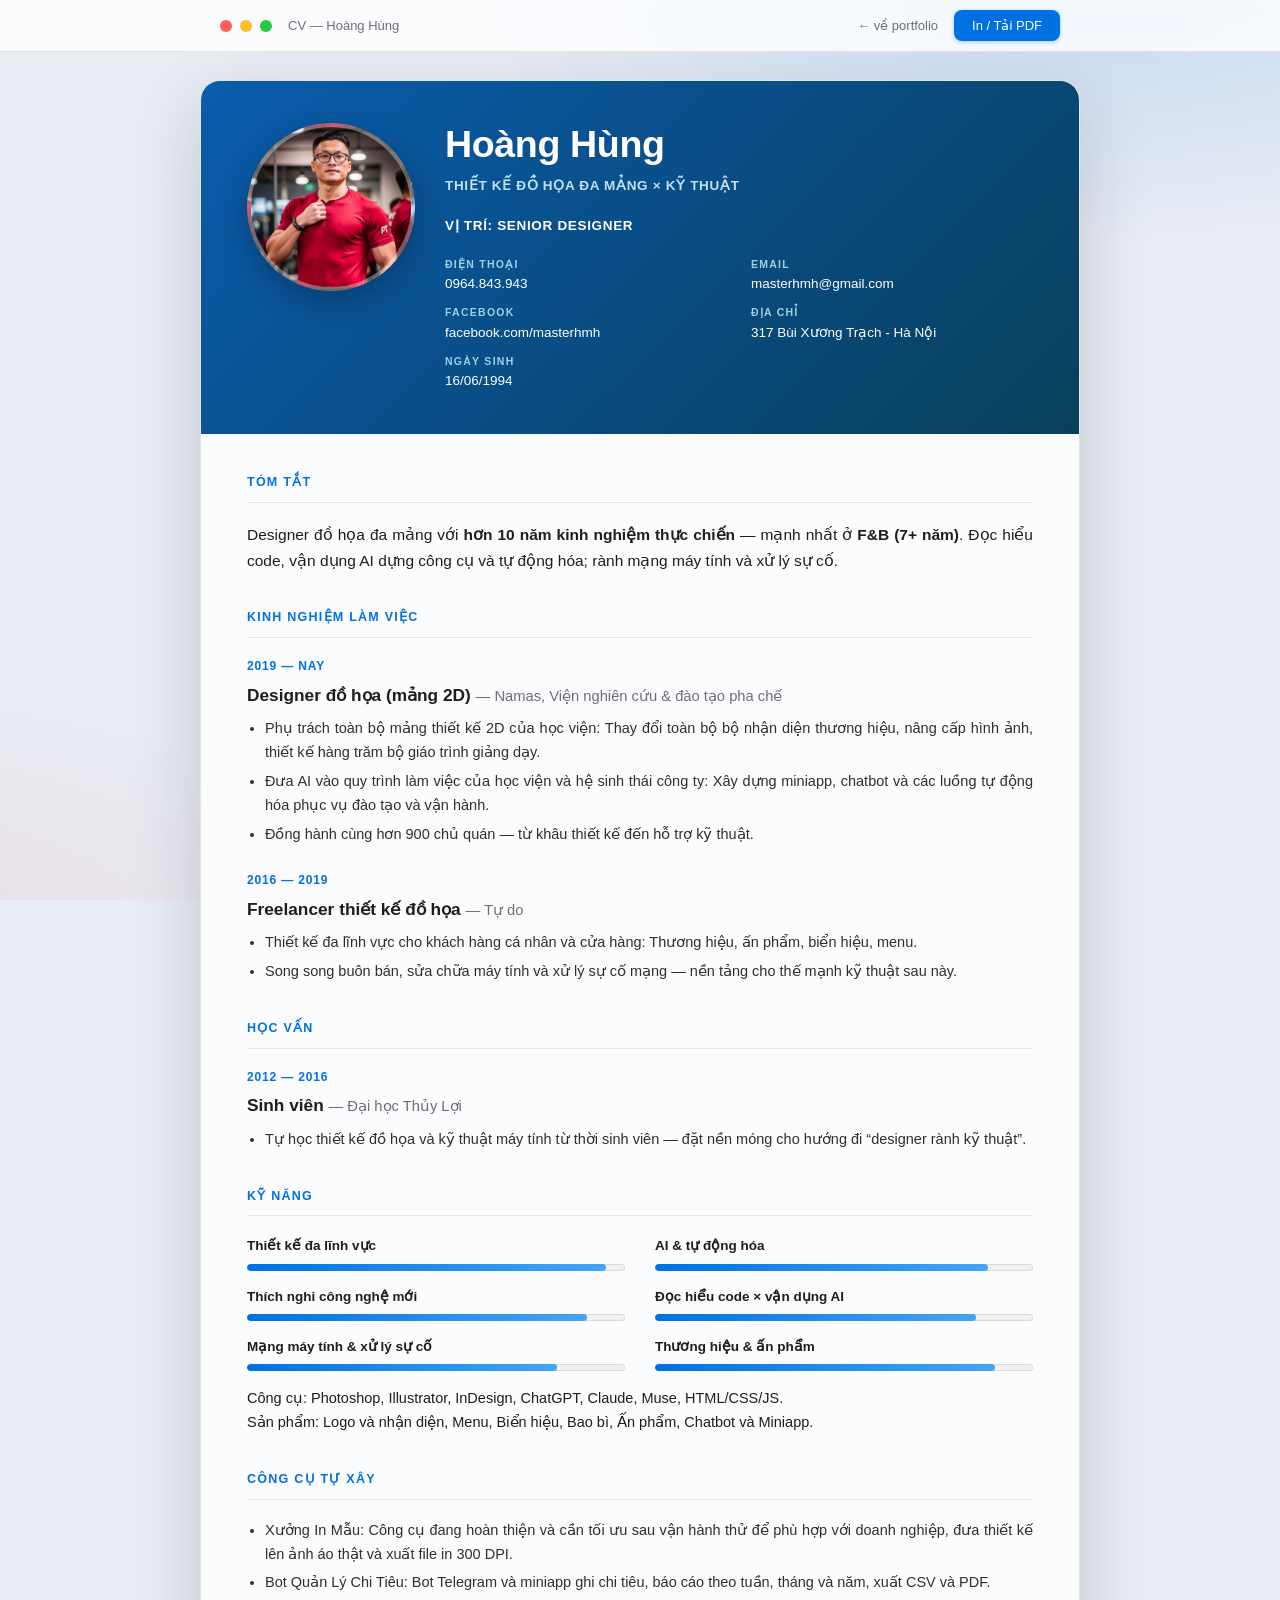
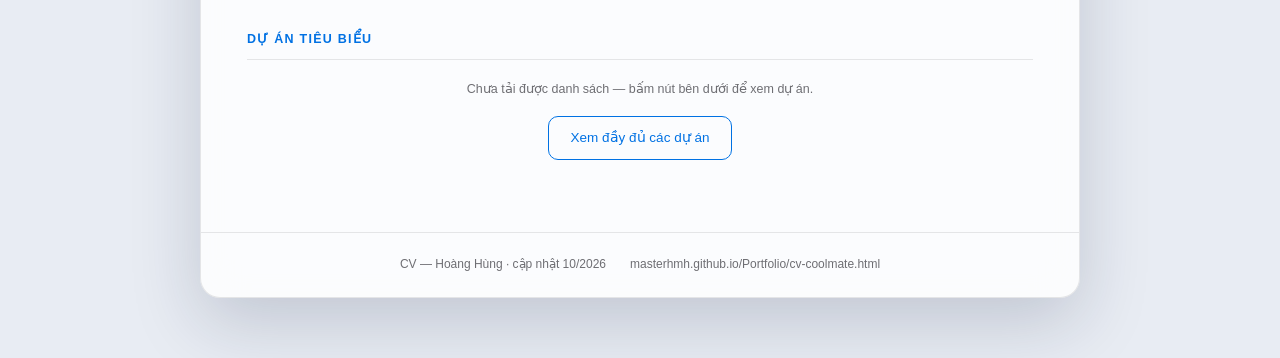
<file: cv-coolmate.html>
<!DOCTYPE html>
<html lang="vi">
<head>
<meta charset="UTF-8">
<meta name="viewport" content="width=device-width, initial-scale=1">
<title>CV — Hoàng Hùng | Thiết kế đồ họa đa mảng</title>
<meta name="description" content="CV của Hoàng Hùng — Designer đồ họa đa mảng, mạnh nhất ở F&B; đọc hiểu code, vận dụng AI và tự động hóa. Bản CV theo phong cách HMH OS.">
<link rel="stylesheet" href="assets/avatar.css">
<script>
/* Khi mo ben trong HMH OS (iframe cung nguon goc): giao dien di theo cai dat cua OS.
   Mo doc lap ben ngoai: giu nguyen theo thiet bi nhu cu. */
(function(){
  function apply(t){ if (t === "dark" || t === "light") document.documentElement.setAttribute("data-cv-theme", t); }
  try {
    if (window.self !== window.top){
      var t = null;
      try { t = window.parent.document.documentElement.getAttribute("data-os-theme"); } catch(e){}
      if (!t) t = localStorage.getItem("hmh-os-theme");
      apply(t);
      window.addEventListener("message", function(e){
        if (e.origin === location.origin && e.data && e.data.hmhOS === "theme") apply(e.data.value);
      });
      window.addEventListener("storage", function(e){
        if (e.key === "hmh-os-theme") apply(e.newValue);
      });
    }
  } catch(e){}
})();
</script>
<style>
:root{
  --bg:#e8ecf3; --sheet:rgba(255,255,255,.82); --ink:#1d1d1f; --muted:#6e6e73; --line:rgba(0,0,0,.09);
  --accent:#0071e3; --accent2:#42a5f5; --chip:rgba(0,0,0,.045); --head1:#0a5cad; --head2:#083f5c;
}
@media (prefers-color-scheme: dark){
  :root{
    --bg:#14161c; --sheet:rgba(38,40,48,.86); --ink:#f5f5f7; --muted:#a1a1a6; --line:rgba(255,255,255,.12);
    --accent:#2997ff; --accent2:#64b5f6; --chip:rgba(255,255,255,.07); --head1:#0a4d8f; --head2:#06283d;
  }
}
html[data-cv-theme="light"]{
  --bg:#e8ecf3; --sheet:rgba(255,255,255,.82); --ink:#1d1d1f; --muted:#6e6e73; --line:rgba(0,0,0,.09);
  --accent:#0071e3; --accent2:#42a5f5; --chip:rgba(0,0,0,.045); --head1:#0a5cad; --head2:#083f5c;
}
html[data-cv-theme="dark"]{
  --bg:#14161c; --sheet:rgba(38,40,48,.86); --ink:#f5f5f7; --muted:#a1a1a6; --line:rgba(255,255,255,.12);
  --accent:#2997ff; --accent2:#64b5f6; --chip:rgba(255,255,255,.07); --head1:#0a4d8f; --head2:#06283d;
}
*{box-sizing:border-box;margin:0;padding:0}
body{font-family:-apple-system,BlinkMacSystemFont,"SF Pro Text","Segoe UI",Inter,Roboto,sans-serif;}
/* Toan trang chi dung mot font duy nhat: moi phan tu con deu ke thua font cua body */
body *{font-family:inherit}
button,input,select,textarea{font-family:inherit;font-size:inherit}
body{background:var(--bg);color:var(--ink);line-height:1.65;font-size:15px;
  background-image:radial-gradient(1100px 550px at 85% -10%,rgba(0,113,227,.20),transparent 60%),radial-gradient(900px 500px at -10% 110%,rgba(255,94,98,.12),transparent 60%);
  background-attachment:fixed;min-height:100vh}
a{color:var(--accent)}
/* thanh cong cu kieu macOS */
.cv-topbar{position:sticky;top:0;z-index:10;backdrop-filter:blur(18px) saturate(1.5);-webkit-backdrop-filter:blur(18px) saturate(1.5);
  background:var(--sheet);border-bottom:1px solid var(--line)}
.cv-topbar .in{max-width:880px;margin:0 auto;padding:10px 20px;display:flex;justify-content:space-between;align-items:center;gap:12px}
.dots{display:flex;gap:8px;align-items:center}
.dots i{width:12px;height:12px;border-radius:50%;display:block}
.dots .r{background:#ff5f57}.dots .y{background:#febc2e}.dots .g{background:#28c840}
.cv-topbar .fname{font-size:13px;color:var(--muted);font-weight:500;margin-left:6px}
.cv-topbar a.back{font-size:13px;color:var(--muted);text-decoration:none}
.cv-topbar a.back:hover{color:var(--accent)}
.btn-print{font-size:13px;font-weight:500;background:var(--accent);color:#fff;border:none;border-radius:8px;padding:8px 18px;cursor:pointer;box-shadow:0 1px 4px rgba(0,113,227,.35)}
.btn-print:hover{filter:brightness(1.08)}
.btn{display:inline-block;font-size:13.5px;font-weight:500;color:var(--accent);text-decoration:none;border:1px solid var(--accent);border-radius:10px;padding:10px 22px;transition:.2s}
.btn:hover{background:var(--accent);color:#fff}
/* to CV dang the kinh */
.sheet{max-width:880px;margin:28px auto 60px;background:var(--sheet);backdrop-filter:blur(22px) saturate(1.4);-webkit-backdrop-filter:blur(22px) saturate(1.4);
  border:1px solid var(--line);border-radius:20px;overflow:hidden;box-shadow:0 24px 70px rgba(15,30,60,.18)}
.cv-head{display:grid;grid-template-columns:168px 1fr;gap:30px;padding:42px 46px;background:linear-gradient(135deg,var(--head1),var(--head2));color:#fff}
.photo{width:168px;height:168px;border-radius:50%;border:4px solid rgba(255,255,255,.35);flex:none;box-shadow:0 10px 30px rgba(0,0,0,.25)}
.cv-head h1{font-size:2.35rem;letter-spacing:-.01em;line-height:1.15;font-weight:700}
.cv-head .role{font-size:13.5px;color:#bfe0f5;margin:9px 0 18px;letter-spacing:.05em;text-transform:uppercase;font-weight:600}
.contact{display:grid;grid-template-columns:1fr 1fr;gap:9px 24px;font-size:13.5px}
.contact a{color:#fff;text-decoration:none}
.contact a:hover{text-decoration:underline}
.contact .k{font-size:10.5px;letter-spacing:.12em;color:#9fd0e6;text-transform:uppercase;display:block;font-weight:600}
.cv-body{padding:38px 46px}
.cv-sec{margin-bottom:34px}
.cv-sec h2{font-size:12.5px;letter-spacing:.1em;text-transform:uppercase;color:var(--accent);border-bottom:1.5px solid var(--line);padding-bottom:9px;margin-bottom:19px;font-weight:600}
.summary{font-size:15.5px;text-align:justify}
.job{margin-bottom:24px}
.job:last-child{margin-bottom:0}
.job .when{font-size:12px;color:var(--accent);letter-spacing:.07em;font-weight:600}
.job h3{font-size:1.08rem;margin:4px 0 2px;font-weight:650}
.job h3 span{color:var(--muted);font-weight:500;font-size:.92rem}
.job ul{margin:8px 0 0 18px;font-size:14.5px;text-align:justify;opacity:.92}
.job li{margin-bottom:5px}
.skills{display:grid;grid-template-columns:1fr 1fr;gap:15px 30px}
.skill .row{display:flex;justify-content:space-between;font-size:13.5px;margin-bottom:6px}
.skill .row b{font-weight:600}
.skill .row span{color:var(--muted);font-size:12px}
.bar{height:7px;background:var(--chip);border-radius:99px;overflow:hidden;box-shadow:inset 0 0 0 1px var(--line)}
.bar i{display:block;height:100%;background:linear-gradient(90deg,var(--accent),var(--accent2));border-radius:99px}
.proj-list{display:flex;flex-wrap:wrap;gap:9px;justify-content:center}
.proj{border:1px solid var(--line);border-radius:99px;padding:7px 16px;font-size:13.5px;background:var(--chip)}
.proj b{font-weight:500}
.cv-loading{font-size:12.5px;color:var(--muted)}
.cv-foot{padding:22px 46px;border-top:1px solid var(--line);font-size:12px;color:var(--muted);display:flex;justify-content:center;text-align:center;flex-wrap:wrap;gap:8px 24px}
@media(max-width:640px){
  .cv-head{grid-template-columns:1fr;text-align:center;padding:34px 22px}
  .photo{margin:0 auto;width:138px;height:138px}
  .contact{grid-template-columns:1fr}
  .cv-body{padding:26px 20px}
  .skills{grid-template-columns:1fr}
  .sheet{margin:14px 10px 44px}
  .cv-topbar .fname{display:none}
}
@media print{
  .cv-topbar{display:none}
  body{background:#fff;background-image:none}
  .sheet{margin:0;box-shadow:none;border:none;border-radius:0;max-width:none;background:#fff;backdrop-filter:none}
  .cv-head{-webkit-print-color-adjust:exact;print-color-adjust:exact}
}
</style>
<!-- Google Analytics -->
<script async src="https://www.googletagmanager.com/gtag/js?id=G-5QTHFLFE3H"></script>
<script>
  window.dataLayer = window.dataLayer || [];
  function gtag(){dataLayer.push(arguments);}
  gtag('js', new Date());
  gtag('config', 'G-5QTHFLFE3H');
</script>
</head>
<body>

<div class="cv-topbar">
  <div class="in">
    <span style="display:flex;align-items:center;gap:10px">
      <span class="dots"><i class="r"></i><i class="y"></i><i class="g"></i></span>
      <span class="fname">CV — Hoàng Hùng</span>
    </span>
    <span style="display:flex;align-items:center;gap:16px">
      <a class="back" href="index.html">← về portfolio</a>
      <button class="btn-print" onclick="window.print()">In / Tải PDF</button>
    </span>
  </div>
</div>

<div class="sheet">
  <header class="cv-head">
    <div class="photo avatar-photo" role="img" aria-label="Ảnh Hoàng Hùng"></div>
    <div>
      <h1>Hoàng Hùng</h1>
      <p class="role">Thiết kế đồ họa đa mảng × Kỹ thuật</p>
      <p class="role" style="color:#fff;font-weight:700;margin-top:2px">Vị trí: Senior Designer</p>
      <div class="contact">
        <div><span class="k">Điện thoại</span><a href="tel:+84964843943">0964.843.943</a></div>
        <div><span class="k">Email</span><a href="mailto:masterhmh@gmail.com">masterhmh@gmail.com</a></div>
        <div><span class="k">Facebook</span><a href="https://www.facebook.com/masterhmh" target="_blank" rel="noopener">facebook.com/masterhmh</a></div>
        <div><span class="k">Địa chỉ</span>317 Bùi Xương Trạch - Hà Nội</div>
        <div><span class="k">Ngày sinh</span>16/06/1994</div>
      </div>
    </div>
  </header>

  <div class="cv-body">
    <section class="cv-sec">
      <h2>Tóm tắt</h2>
      <p class="summary">Designer đồ họa đa mảng với <b>hơn 10 năm kinh nghiệm thực chiến</b> — mạnh nhất ở <b>F&B (7+ năm)</b>. Đọc hiểu code, vận dụng AI dựng công cụ và tự động hóa; rành mạng máy tính và xử lý sự cố.</p>
    </section>

    <section class="cv-sec">
      <h2>Kinh nghiệm làm việc</h2>
      <div class="job">
        <p class="when">2019 — NAY</p>
        <h3>Designer đồ họa (mảng 2D) <span>— Namas, Viện nghiên cứu & đào tạo pha chế</span></h3>
        <ul>
          <li>Phụ trách toàn bộ mảng thiết kế 2D của học viện: Thay đổi toàn bộ bộ nhận diện thương hiệu, nâng cấp hình ảnh, thiết kế hàng trăm bộ giáo trình giảng dạy.</li>
          <li>Đưa AI vào quy trình làm việc của học viện và hệ sinh thái công ty: Xây dựng miniapp, chatbot và các luồng tự động hóa phục vụ đào tạo và vận hành.</li>
          <li>Đồng hành cùng hơn 900 chủ quán — từ khâu thiết kế đến hỗ trợ kỹ thuật.</li>
        </ul>
      </div>
      <div class="job">
        <p class="when">2016 — 2019</p>
        <h3>Freelancer thiết kế đồ họa <span>— Tự do</span></h3>
        <ul>
          <li>Thiết kế đa lĩnh vực cho khách hàng cá nhân và cửa hàng: Thương hiệu, ấn phẩm, biển hiệu, menu.</li>
          <li>Song song buôn bán, sửa chữa máy tính và xử lý sự cố mạng — nền tảng cho thế mạnh kỹ thuật sau này.</li>
        </ul>
      </div>
    </section>

    <section class="cv-sec">
      <h2>Học vấn</h2>
      <div class="job">
        <p class="when">2012 — 2016</p>
        <h3>Sinh viên <span>— Đại học Thủy Lợi</span></h3>
        <ul><li>Tự học thiết kế đồ họa và kỹ thuật máy tính từ thời sinh viên — đặt nền móng cho hướng đi “designer rành kỹ thuật”.</li></ul>
      </div>
    </section>

    <section class="cv-sec">
      <h2>Kỹ năng</h2>
      <div class="skills">
        <div class="skill"><div class="row"><b>Thiết kế đa lĩnh vực</b></div><div class="bar"><i style="width:95%"></i></div></div>
        <div class="skill"><div class="row"><b>AI & tự động hóa</b></div><div class="bar"><i style="width:88%"></i></div></div>
        <div class="skill"><div class="row"><b>Thích nghi công nghệ mới</b></div><div class="bar"><i style="width:90%"></i></div></div>
        <div class="skill"><div class="row"><b>Đọc hiểu code × vận dụng AI</b></div><div class="bar"><i style="width:85%"></i></div></div>
        <div class="skill"><div class="row"><b>Mạng máy tính & xử lý sự cố</b></div><div class="bar"><i style="width:82%"></i></div></div>
        <div class="skill"><div class="row"><b>Thương hiệu & ấn phẩm</b></div><div class="bar"><i style="width:90%"></i></div></div>
      </div>
      <p style="margin-top:16px;font-size:14.5px;text-align:justify">Công cụ: Photoshop, Illustrator, InDesign, ChatGPT, Claude, Muse, HTML/CSS/JS.</p>
      <p style="font-size:14.5px;text-align:justify">Sản phẩm: Logo và nhận diện, Menu, Biển hiệu, Bao bì, Ấn phẩm, Chatbot và Miniapp.</p>
    </section>

    <section class="cv-sec">
      <h2>Công cụ tự xây</h2>
      <div class="job">
        <ul>
          <li>Xưởng In Mẫu: Công cụ đang hoàn thiện và cần tối ưu sau vận hành thử để phù hợp với doanh nghiệp, đưa thiết kế lên ảnh áo thật và xuất file in 300 DPI.</li>
          <li>Bot Quản Lý Chi Tiêu: Bot Telegram và miniapp ghi chi tiêu, báo cáo theo tuần, tháng và năm, xuất CSV và PDF.</li>
        </ul>
      </div>
    </section>

    <section class="cv-sec">
      <h2>Dự án tiêu biểu</h2>
      <div class="proj-list" id="cv-projs"><p class="cv-loading">đang tải danh sách dự án…</p></div>
      <p style="margin-top:16px;text-align:center"><a class="btn" id="cvFullBtn" href="index.html#projects">Xem đầy đủ các dự án</a></p>
    </section>
    <script>
    (function(){
      var box = document.getElementById("cv-projs");
      fetch("https://api.github.com/repos/Masterhmh/Portfolio/contents/projects?ref=main")
        .then(function(r){ if(!r.ok) throw 0; return r.json(); })
        .then(function(dirs){
          dirs = dirs.filter(function(d){ return d.type === "dir" && !/^[._]/.test(d.name); });
          if(!dirs.length) throw 0;
          box.innerHTML = dirs.map(function(d){
            var n = d.name.replace(/&/g, "&amp;").replace(/</g, "&lt;");
            return '<div class="proj"><b>' + n + "</b></div>";
          }).join("");
        })
        .catch(function(){ box.innerHTML = '<p class="cv-loading">Chưa tải được danh sách — bấm nút bên dưới để xem dự án.</p>'; });
      // Trong may HMH OS: nut "Xem day du" mo thu muc Du an ngay trong may
      var btn = document.getElementById("cvFullBtn");
      btn.addEventListener("click", function(ev){
        if (window.parent && window.parent !== window) {
          ev.preventDefault();
          window.parent.postMessage({ hmhOS: "open-projects" }, "*");
        }
      });
    })();
    </script>
  </div>

  <footer class="cv-foot">
    <span>CV — Hoàng Hùng · cập nhật 10/2026</span>
    <span>masterhmh.github.io/Portfolio/cv-coolmate.html</span>
  </footer>
</div>

<script>
/* Chuong bao mo trang: Gui tin hieu ve bot thong ke khi co nguoi mo trang (moi phien trinh duyet 1 lan cho moi trang). */
(function(){try{
var k="hmh-ping:"+location.pathname;
if(sessionStorage.getItem(k))return;
sessionStorage.setItem(k,"1");
var ua=navigator.userAgent||"";
var d=/iPad|Tablet|Android(?!.*Mobile)/i.test(ua)?"M\u00e1y t\u00ednh b\u1ea3ng":(/Mobi|iPhone|Android/i.test(ua)?"\u0110i\u1ec7n tho\u1ea1i":"M\u00e1y t\u00ednh");
var os=/iPhone|iPad|iPod/i.test(ua)?"iOS":(/Android/i.test(ua)?"Android":(/Windows/i.test(ua)?"Windows":(/Macintosh|Mac OS/i.test(ua)?"macOS":(/Linux/i.test(ua)?"Linux":""))));
var u="https://script.google.com/macros/s/AKfycbyiLUGKqiCuNImBB0P9ojJIDjW3mey-O3OAzUVJnj5iIOvjXeOPHQ7wi2rpK4ST3lmIRg/exec?ping=1&k=hmh-ping-2026&p="+encodeURIComponent(location.pathname)+"&d="+encodeURIComponent(d+(os?" ("+os+")":""));
try{if(window.self!==window.top&&window.parent.document.getElementById("os-desk"))u+="&via=os";}catch(e){}
if(window.fetch){fetch(u,{mode:"no-cors",keepalive:true}).catch(function(){});}
}catch(e){}})();
</script>
</body>
</html>
</file>
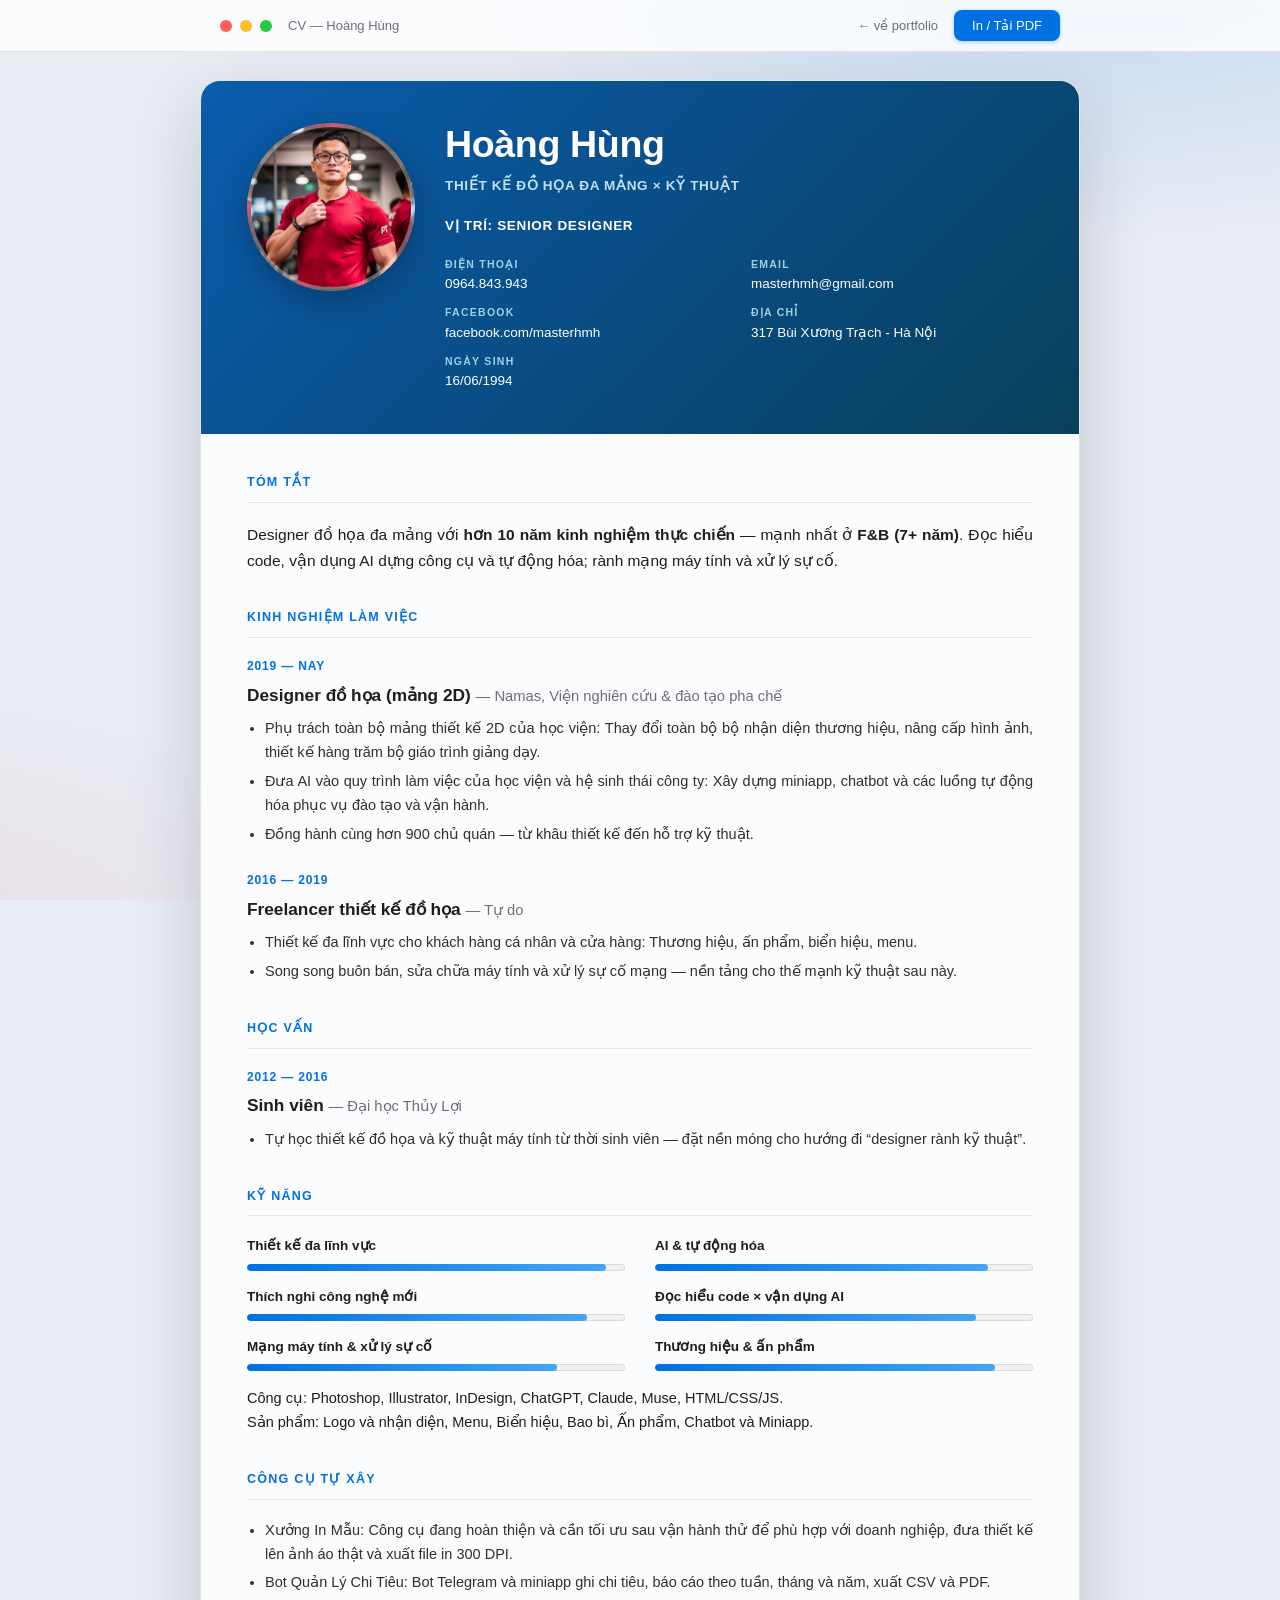
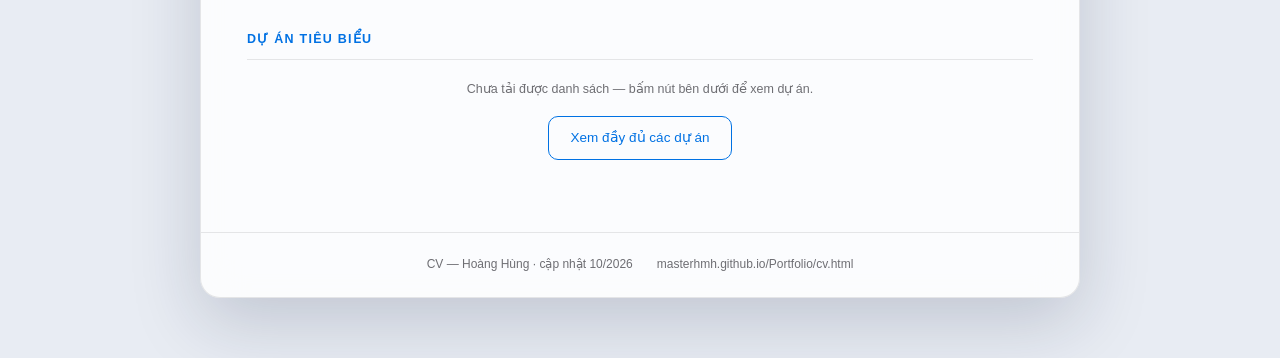
<file: cv.html>
<!DOCTYPE html>
<html lang="vi">
<head>
<meta charset="UTF-8">
<meta name="viewport" content="width=device-width, initial-scale=1">
<title>CV — Hoàng Hùng | Thiết kế đồ họa đa mảng</title>
<meta name="description" content="CV của Hoàng Hùng — Designer đồ họa đa mảng, mạnh nhất ở F&B; đọc hiểu code, vận dụng AI và tự động hóa. Bản CV theo phong cách HMH OS.">
<link rel="stylesheet" href="assets/avatar.css">
<script>
/* Khi mo ben trong HMH OS (iframe cung nguon goc): giao dien di theo cai dat cua OS.
   Mo doc lap ben ngoai: giu nguyen theo thiet bi nhu cu. */
(function(){
  function apply(t){ if (t === "dark" || t === "light") document.documentElement.setAttribute("data-cv-theme", t); }
  try {
    if (window.self !== window.top){
      var t = null;
      try { t = window.parent.document.documentElement.getAttribute("data-os-theme"); } catch(e){}
      if (!t) t = localStorage.getItem("hmh-os-theme");
      apply(t);
      window.addEventListener("message", function(e){
        if (e.origin === location.origin && e.data && e.data.hmhOS === "theme") apply(e.data.value);
      });
      window.addEventListener("storage", function(e){
        if (e.key === "hmh-os-theme") apply(e.newValue);
      });
    }
  } catch(e){}
})();
</script>
<style>
:root{
  --bg:#e8ecf3; --sheet:rgba(255,255,255,.82); --ink:#1d1d1f; --muted:#6e6e73; --line:rgba(0,0,0,.09);
  --accent:#0071e3; --accent2:#42a5f5; --chip:rgba(0,0,0,.045); --head1:#0a5cad; --head2:#083f5c;
}
@media (prefers-color-scheme: dark){
  :root{
    --bg:#14161c; --sheet:rgba(38,40,48,.86); --ink:#f5f5f7; --muted:#a1a1a6; --line:rgba(255,255,255,.12);
    --accent:#2997ff; --accent2:#64b5f6; --chip:rgba(255,255,255,.07); --head1:#0a4d8f; --head2:#06283d;
  }
}
html[data-cv-theme="light"]{
  --bg:#e8ecf3; --sheet:rgba(255,255,255,.82); --ink:#1d1d1f; --muted:#6e6e73; --line:rgba(0,0,0,.09);
  --accent:#0071e3; --accent2:#42a5f5; --chip:rgba(0,0,0,.045); --head1:#0a5cad; --head2:#083f5c;
}
html[data-cv-theme="dark"]{
  --bg:#14161c; --sheet:rgba(38,40,48,.86); --ink:#f5f5f7; --muted:#a1a1a6; --line:rgba(255,255,255,.12);
  --accent:#2997ff; --accent2:#64b5f6; --chip:rgba(255,255,255,.07); --head1:#0a4d8f; --head2:#06283d;
}
*{box-sizing:border-box;margin:0;padding:0}
body{font-family:-apple-system,BlinkMacSystemFont,"SF Pro Text","Segoe UI",Inter,Roboto,sans-serif;}
/* Toan trang chi dung mot font duy nhat: moi phan tu con deu ke thua font cua body */
body *{font-family:inherit}
button,input,select,textarea{font-family:inherit;font-size:inherit}
body{background:var(--bg);color:var(--ink);line-height:1.65;font-size:15px;
  background-image:radial-gradient(1100px 550px at 85% -10%,rgba(0,113,227,.20),transparent 60%),radial-gradient(900px 500px at -10% 110%,rgba(255,94,98,.12),transparent 60%);
  background-attachment:fixed;min-height:100vh}
a{color:var(--accent)}
/* thanh cong cu kieu macOS */
.cv-topbar{position:sticky;top:0;z-index:10;backdrop-filter:blur(18px) saturate(1.5);-webkit-backdrop-filter:blur(18px) saturate(1.5);
  background:var(--sheet);border-bottom:1px solid var(--line)}
.cv-topbar .in{max-width:880px;margin:0 auto;padding:10px 20px;display:flex;justify-content:space-between;align-items:center;gap:12px}
.dots{display:flex;gap:8px;align-items:center}
.dots i{width:12px;height:12px;border-radius:50%;display:block}
.dots .r{background:#ff5f57}.dots .y{background:#febc2e}.dots .g{background:#28c840}
.cv-topbar .fname{font-size:13px;color:var(--muted);font-weight:500;margin-left:6px}
.cv-topbar a.back{font-size:13px;color:var(--muted);text-decoration:none}
.cv-topbar a.back:hover{color:var(--accent)}
.btn-print{font-size:13px;font-weight:500;background:var(--accent);color:#fff;border:none;border-radius:8px;padding:8px 18px;cursor:pointer;box-shadow:0 1px 4px rgba(0,113,227,.35)}
.btn-print:hover{filter:brightness(1.08)}
.btn{display:inline-block;font-size:13.5px;font-weight:500;color:var(--accent);text-decoration:none;border:1px solid var(--accent);border-radius:10px;padding:10px 22px;transition:.2s}
.btn:hover{background:var(--accent);color:#fff}
/* to CV dang the kinh */
.sheet{max-width:880px;margin:28px auto 60px;background:var(--sheet);backdrop-filter:blur(22px) saturate(1.4);-webkit-backdrop-filter:blur(22px) saturate(1.4);
  border:1px solid var(--line);border-radius:20px;overflow:hidden;box-shadow:0 24px 70px rgba(15,30,60,.18)}
.cv-head{display:grid;grid-template-columns:168px 1fr;gap:30px;padding:42px 46px;background:linear-gradient(135deg,var(--head1),var(--head2));color:#fff}
.photo{width:168px;height:168px;border-radius:50%;border:4px solid rgba(255,255,255,.35);flex:none;box-shadow:0 10px 30px rgba(0,0,0,.25)}
.cv-head h1{font-size:2.35rem;letter-spacing:-.01em;line-height:1.15;font-weight:700}
.cv-head .role{font-size:13.5px;color:#bfe0f5;margin:9px 0 18px;letter-spacing:.05em;text-transform:uppercase;font-weight:600}
.contact{display:grid;grid-template-columns:1fr 1fr;gap:9px 24px;font-size:13.5px}
.contact a{color:#fff;text-decoration:none}
.contact a:hover{text-decoration:underline}
.contact .k{font-size:10.5px;letter-spacing:.12em;color:#9fd0e6;text-transform:uppercase;display:block;font-weight:600}
.cv-body{padding:38px 46px}
.cv-sec{margin-bottom:34px}
.cv-sec h2{font-size:12.5px;letter-spacing:.1em;text-transform:uppercase;color:var(--accent);border-bottom:1.5px solid var(--line);padding-bottom:9px;margin-bottom:19px;font-weight:600}
.summary{font-size:15.5px;text-align:justify}
.job{margin-bottom:24px}
.job:last-child{margin-bottom:0}
.job .when{font-size:12px;color:var(--accent);letter-spacing:.07em;font-weight:600}
.job h3{font-size:1.08rem;margin:4px 0 2px;font-weight:650}
.job h3 span{color:var(--muted);font-weight:500;font-size:.92rem}
.job ul{margin:8px 0 0 18px;font-size:14.5px;text-align:justify;opacity:.92}
.job li{margin-bottom:5px}
.skills{display:grid;grid-template-columns:1fr 1fr;gap:15px 30px}
.skill .row{display:flex;justify-content:space-between;font-size:13.5px;margin-bottom:6px}
.skill .row b{font-weight:600}
.skill .row span{color:var(--muted);font-size:12px}
.bar{height:7px;background:var(--chip);border-radius:99px;overflow:hidden;box-shadow:inset 0 0 0 1px var(--line)}
.bar i{display:block;height:100%;background:linear-gradient(90deg,var(--accent),var(--accent2));border-radius:99px}
.proj-list{display:flex;flex-wrap:wrap;gap:9px;justify-content:center}
.proj{border:1px solid var(--line);border-radius:99px;padding:7px 16px;font-size:13.5px;background:var(--chip)}
.proj b{font-weight:500}
.cv-loading{font-size:12.5px;color:var(--muted)}
.cv-foot{padding:22px 46px;border-top:1px solid var(--line);font-size:12px;color:var(--muted);display:flex;justify-content:center;text-align:center;flex-wrap:wrap;gap:8px 24px}
@media(max-width:640px){
  .cv-head{grid-template-columns:1fr;text-align:center;padding:34px 22px}
  .photo{margin:0 auto;width:138px;height:138px}
  .contact{grid-template-columns:1fr}
  .cv-body{padding:26px 20px}
  .skills{grid-template-columns:1fr}
  .sheet{margin:14px 10px 44px}
  .cv-topbar .fname{display:none}
}
@media print{
  .cv-topbar{display:none}
  body{background:#fff;background-image:none}
  .sheet{margin:0;box-shadow:none;border:none;border-radius:0;max-width:none;background:#fff;backdrop-filter:none}
  .cv-head{-webkit-print-color-adjust:exact;print-color-adjust:exact}
}
</style>
<!-- Google Analytics -->
<script async src="https://www.googletagmanager.com/gtag/js?id=G-5QTHFLFE3H"></script>
<script>
  window.dataLayer = window.dataLayer || [];
  function gtag(){dataLayer.push(arguments);}
  gtag('js', new Date());
  gtag('config', 'G-5QTHFLFE3H');
</script>
</head>
<body>

<div class="cv-topbar">
  <div class="in">
    <span style="display:flex;align-items:center;gap:10px">
      <span class="dots"><i class="r"></i><i class="y"></i><i class="g"></i></span>
      <span class="fname">CV — Hoàng Hùng</span>
    </span>
    <span style="display:flex;align-items:center;gap:16px">
      <a class="back" href="index.html">← về portfolio</a>
      <button class="btn-print" onclick="window.print()">In / Tải PDF</button>
    </span>
  </div>
</div>

<div class="sheet">
  <header class="cv-head">
    <div class="photo avatar-photo" role="img" aria-label="Ảnh Hoàng Hùng"></div>
    <div>
      <h1>Hoàng Hùng</h1>
      <p class="role">Thiết kế đồ họa đa mảng × Kỹ thuật</p>
      <p class="role" style="color:#fff;font-weight:700;margin-top:2px">Vị trí: Senior Designer</p>
      <div class="contact">
        <div><span class="k">Điện thoại</span><a href="tel:+84964843943">0964.843.943</a></div>
        <div><span class="k">Email</span><a href="mailto:masterhmh@gmail.com">masterhmh@gmail.com</a></div>
        <div><span class="k">Facebook</span><a href="https://www.facebook.com/masterhmh" target="_blank" rel="noopener">facebook.com/masterhmh</a></div>
        <div><span class="k">Địa chỉ</span>317 Bùi Xương Trạch - Hà Nội</div>
        <div><span class="k">Ngày sinh</span>16/06/1994</div>
      </div>
    </div>
  </header>

  <div class="cv-body">
    <section class="cv-sec">
      <h2>Tóm tắt</h2>
      <p class="summary">Designer đồ họa đa mảng với <b>hơn 10 năm kinh nghiệm thực chiến</b> — mạnh nhất ở <b>F&B (7+ năm)</b>. Đọc hiểu code, vận dụng AI dựng công cụ và tự động hóa; rành mạng máy tính và xử lý sự cố.</p>
    </section>

    <section class="cv-sec">
      <h2>Kinh nghiệm làm việc</h2>
      <div class="job">
        <p class="when">2019 — NAY</p>
        <h3>Designer đồ họa (mảng 2D) <span>— Namas, Viện nghiên cứu & đào tạo pha chế</span></h3>
        <ul>
          <li>Phụ trách toàn bộ mảng thiết kế 2D của học viện: Thay đổi toàn bộ bộ nhận diện thương hiệu, nâng cấp hình ảnh, thiết kế hàng trăm bộ giáo trình giảng dạy.</li>
          <li>Đưa AI vào quy trình làm việc của học viện và hệ sinh thái công ty: Xây dựng miniapp, chatbot và các luồng tự động hóa phục vụ đào tạo và vận hành.</li>
          <li>Đồng hành cùng hơn 900 chủ quán — từ khâu thiết kế đến hỗ trợ kỹ thuật.</li>
        </ul>
      </div>
      <div class="job">
        <p class="when">2016 — 2019</p>
        <h3>Freelancer thiết kế đồ họa <span>— Tự do</span></h3>
        <ul>
          <li>Thiết kế đa lĩnh vực cho khách hàng cá nhân và cửa hàng: Thương hiệu, ấn phẩm, biển hiệu, menu.</li>
          <li>Song song buôn bán, sửa chữa máy tính và xử lý sự cố mạng — nền tảng cho thế mạnh kỹ thuật sau này.</li>
        </ul>
      </div>
    </section>

    <section class="cv-sec">
      <h2>Học vấn</h2>
      <div class="job">
        <p class="when">2012 — 2016</p>
        <h3>Sinh viên <span>— Đại học Thủy Lợi</span></h3>
        <ul><li>Tự học thiết kế đồ họa và kỹ thuật máy tính từ thời sinh viên — đặt nền móng cho hướng đi “designer rành kỹ thuật”.</li></ul>
      </div>
    </section>

    <section class="cv-sec">
      <h2>Kỹ năng</h2>
      <div class="skills">
        <div class="skill"><div class="row"><b>Thiết kế đa lĩnh vực</b></div><div class="bar"><i style="width:95%"></i></div></div>
        <div class="skill"><div class="row"><b>AI & tự động hóa</b></div><div class="bar"><i style="width:88%"></i></div></div>
        <div class="skill"><div class="row"><b>Thích nghi công nghệ mới</b></div><div class="bar"><i style="width:90%"></i></div></div>
        <div class="skill"><div class="row"><b>Đọc hiểu code × vận dụng AI</b></div><div class="bar"><i style="width:85%"></i></div></div>
        <div class="skill"><div class="row"><b>Mạng máy tính & xử lý sự cố</b></div><div class="bar"><i style="width:82%"></i></div></div>
        <div class="skill"><div class="row"><b>Thương hiệu & ấn phẩm</b></div><div class="bar"><i style="width:90%"></i></div></div>
      </div>
      <p style="margin-top:16px;font-size:14.5px;text-align:justify">Công cụ: Photoshop, Illustrator, InDesign, ChatGPT, Claude, Muse, HTML/CSS/JS.</p>
      <p style="font-size:14.5px;text-align:justify">Sản phẩm: Logo và nhận diện, Menu, Biển hiệu, Bao bì, Ấn phẩm, Chatbot và Miniapp.</p>
    </section>

    <section class="cv-sec">
      <h2>Công cụ tự xây</h2>
      <div class="job">
        <ul>
          <li>Xưởng In Mẫu: Công cụ đang hoàn thiện và cần tối ưu sau vận hành thử để phù hợp với doanh nghiệp, đưa thiết kế lên ảnh áo thật và xuất file in 300 DPI.</li>
          <li>Bot Quản Lý Chi Tiêu: Bot Telegram và miniapp ghi chi tiêu, báo cáo theo tuần, tháng và năm, xuất CSV và PDF.</li>
        </ul>
      </div>
    </section>

    <section class="cv-sec">
      <h2>Dự án tiêu biểu</h2>
      <div class="proj-list" id="cv-projs"><p class="cv-loading">đang tải danh sách dự án…</p></div>
      <p style="margin-top:16px;text-align:center"><a class="btn" id="cvFullBtn" href="index.html#projects">Xem đầy đủ các dự án</a></p>
    </section>
    <script>
    (function(){
      var box = document.getElementById("cv-projs");
      fetch("https://api.github.com/repos/Masterhmh/Portfolio/contents/projects?ref=main")
        .then(function(r){ if(!r.ok) throw 0; return r.json(); })
        .then(function(dirs){
          dirs = dirs.filter(function(d){ return d.type === "dir" && !/^[._]/.test(d.name); });
          if(!dirs.length) throw 0;
          box.innerHTML = dirs.map(function(d){
            var n = d.name.replace(/&/g, "&amp;").replace(/</g, "&lt;");
            return '<div class="proj"><b>' + n + "</b></div>";
          }).join("");
        })
        .catch(function(){ box.innerHTML = '<p class="cv-loading">Chưa tải được danh sách — bấm nút bên dưới để xem dự án.</p>'; });
      // Trong may HMH OS: nut "Xem day du" mo thu muc Du an ngay trong may
      var btn = document.getElementById("cvFullBtn");
      btn.addEventListener("click", function(ev){
        if (window.parent && window.parent !== window) {
          ev.preventDefault();
          window.parent.postMessage({ hmhOS: "open-projects" }, "*");
        }
      });
    })();
    </script>
  </div>

  <footer class="cv-foot">
    <span>CV — Hoàng Hùng · cập nhật 10/2026</span>
    <span>masterhmh.github.io/Portfolio/cv.html</span>
  </footer>
</div>

<script>
/* Chuong bao mo trang: Gui tin hieu ve bot thong ke khi co nguoi mo trang (moi phien trinh duyet 1 lan cho moi trang). */
(function(){try{
var k="hmh-ping:"+location.pathname;
if(sessionStorage.getItem(k))return;
sessionStorage.setItem(k,"1");
var ua=navigator.userAgent||"";
var d=/iPad|Tablet|Android(?!.*Mobile)/i.test(ua)?"M\u00e1y t\u00ednh b\u1ea3ng":(/Mobi|iPhone|Android/i.test(ua)?"\u0110i\u1ec7n tho\u1ea1i":"M\u00e1y t\u00ednh");
var os=/iPhone|iPad|iPod/i.test(ua)?"iOS":(/Android/i.test(ua)?"Android":(/Windows/i.test(ua)?"Windows":(/Macintosh|Mac OS/i.test(ua)?"macOS":(/Linux/i.test(ua)?"Linux":""))));
var u="https://script.google.com/macros/s/AKfycbyiLUGKqiCuNImBB0P9ojJIDjW3mey-O3OAzUVJnj5iIOvjXeOPHQ7wi2rpK4ST3lmIRg/exec?ping=1&k=hmh-ping-2026&p="+encodeURIComponent(location.pathname)+"&d="+encodeURIComponent(d+(os?" ("+os+")":""));
try{if(window.self!==window.top&&window.parent.document.getElementById("os-desk"))u+="&via=os";}catch(e){}
if(window.fetch){fetch(u,{mode:"no-cors",keepalive:true}).catch(function(){});}
}catch(e){}})();
</script>
</body>
</html>
</file>
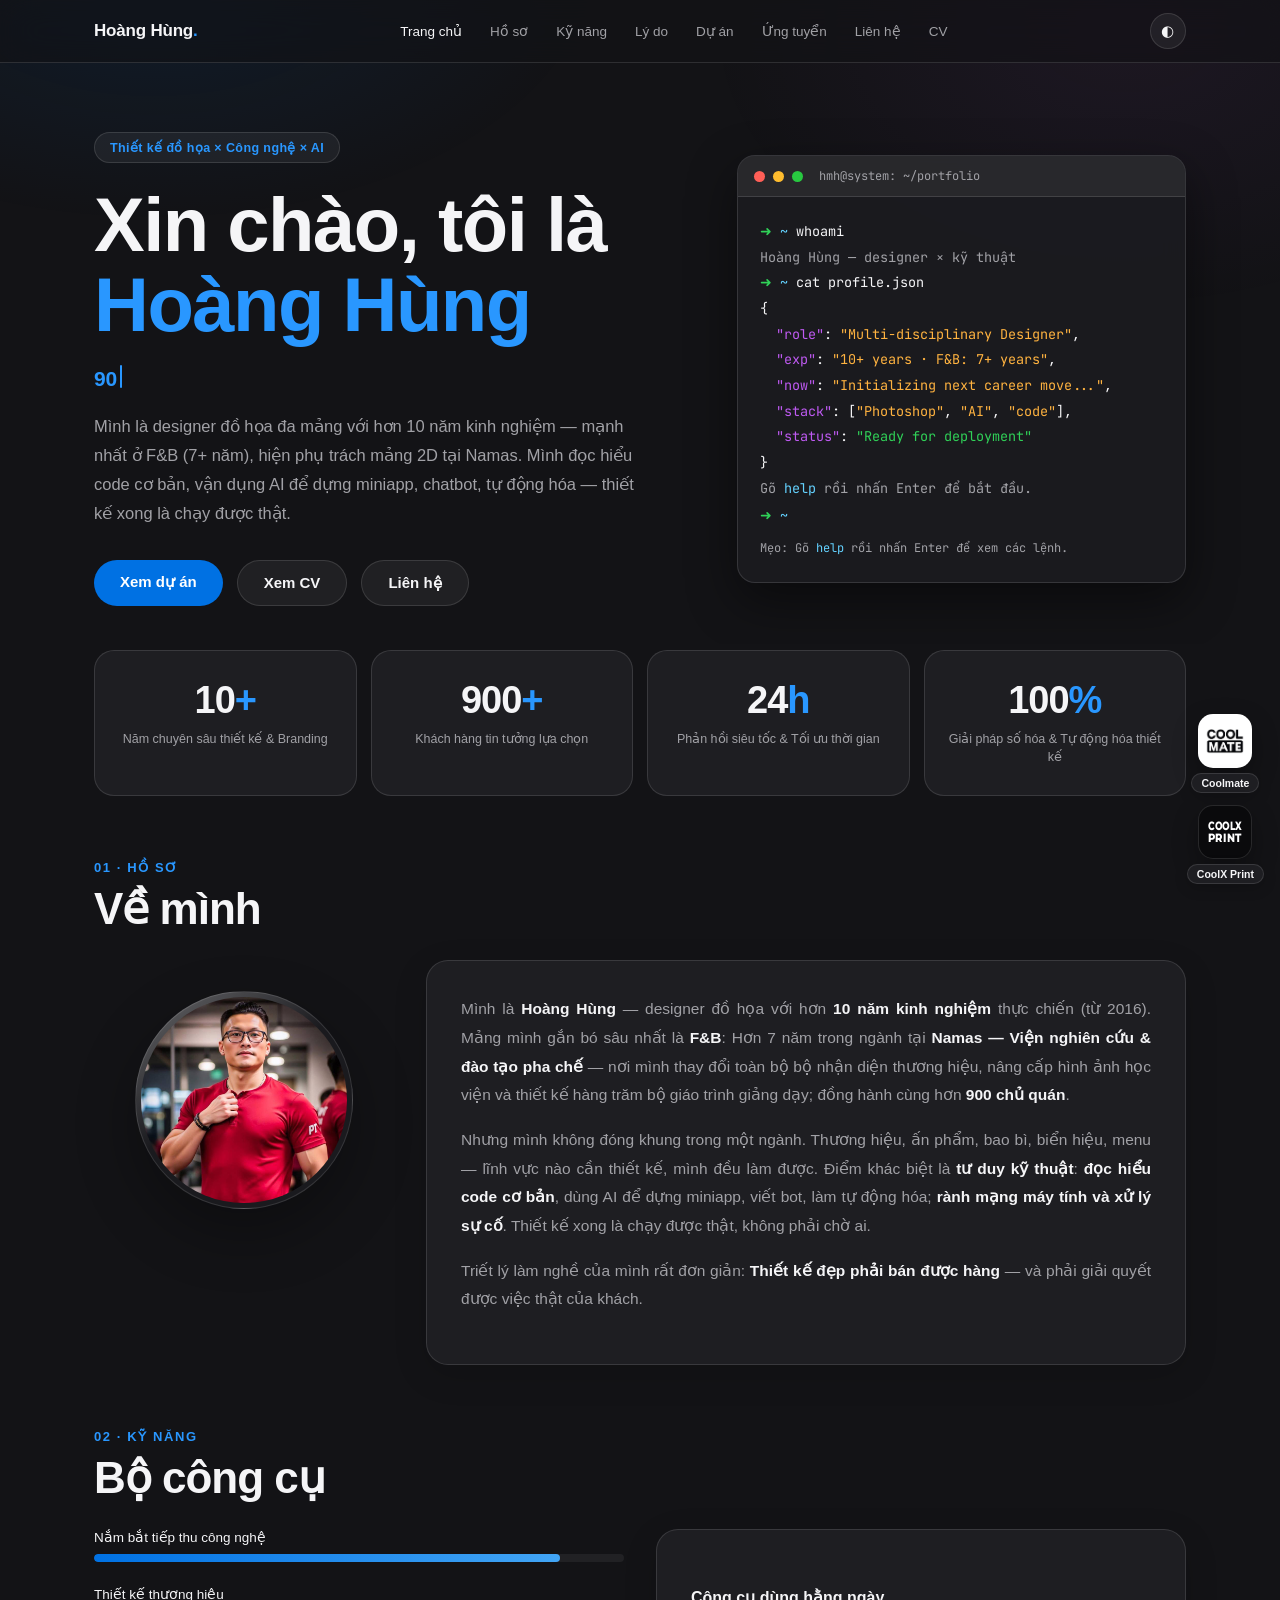
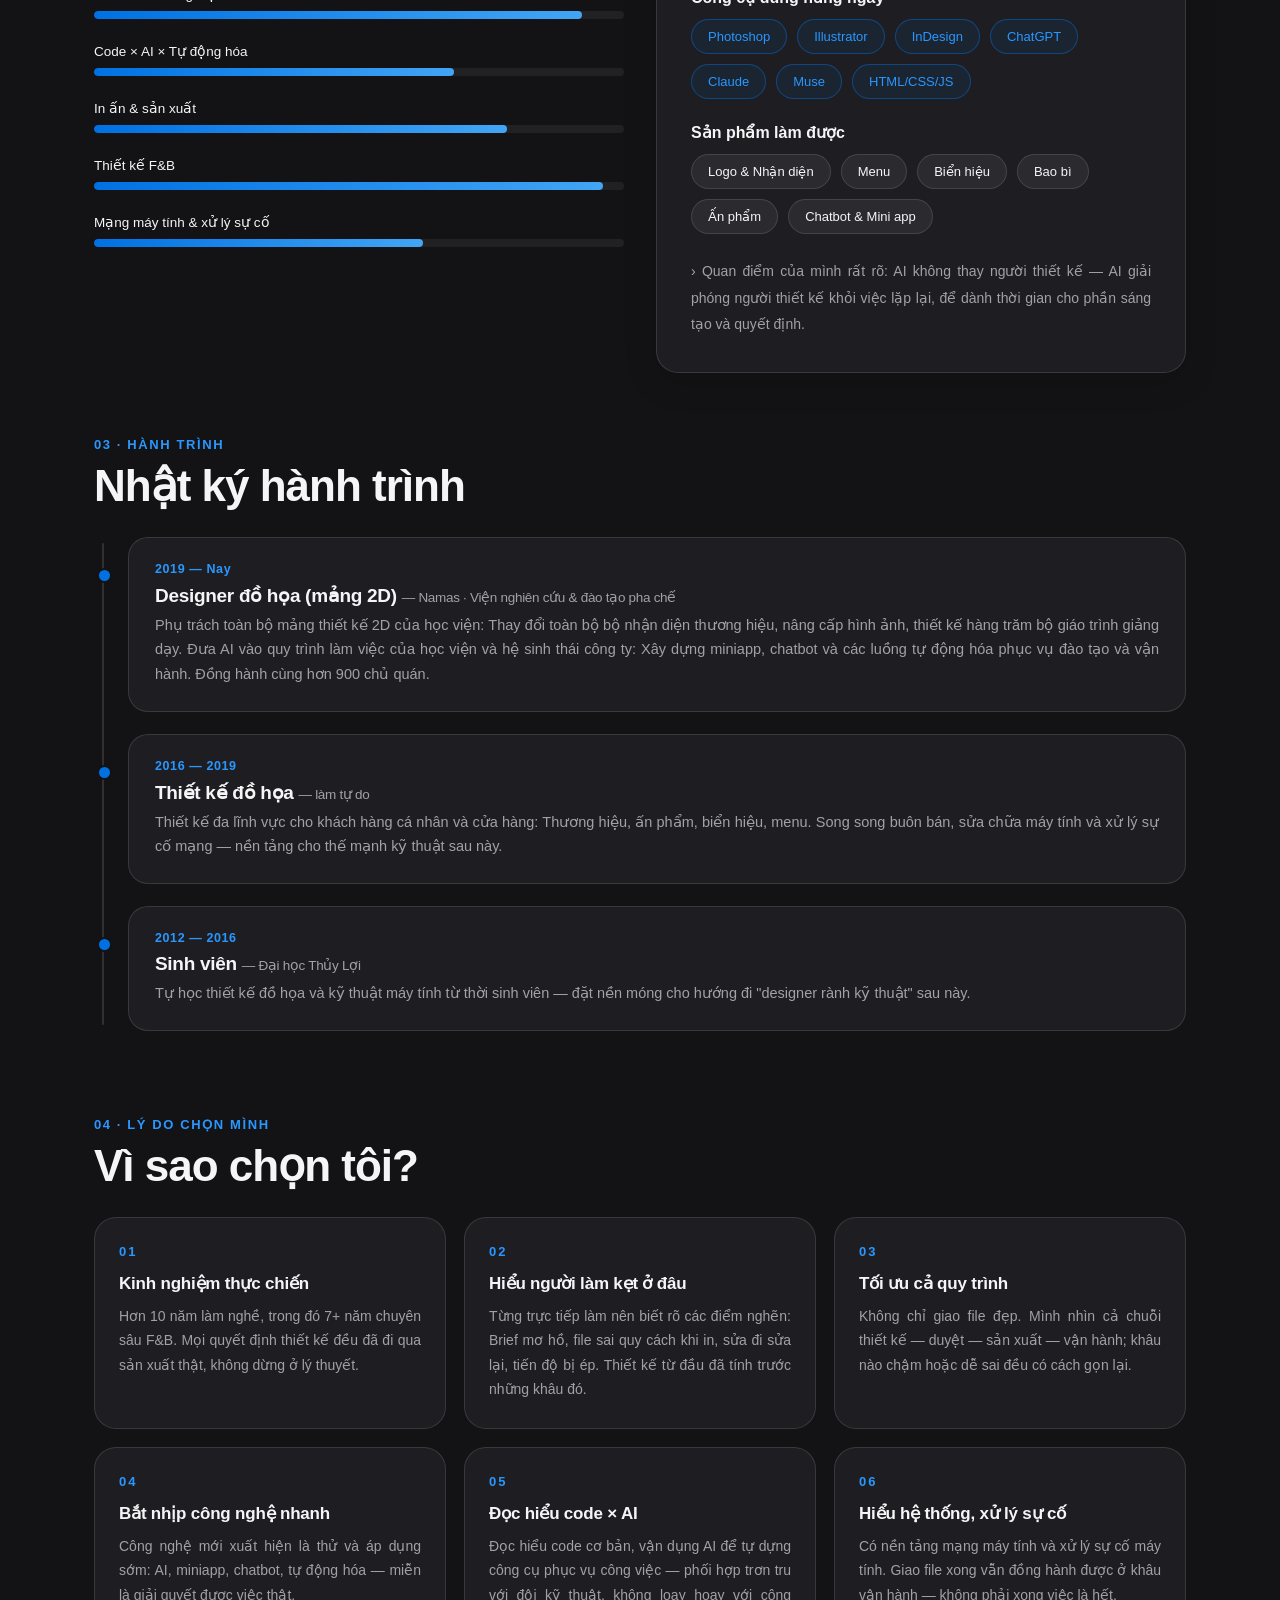
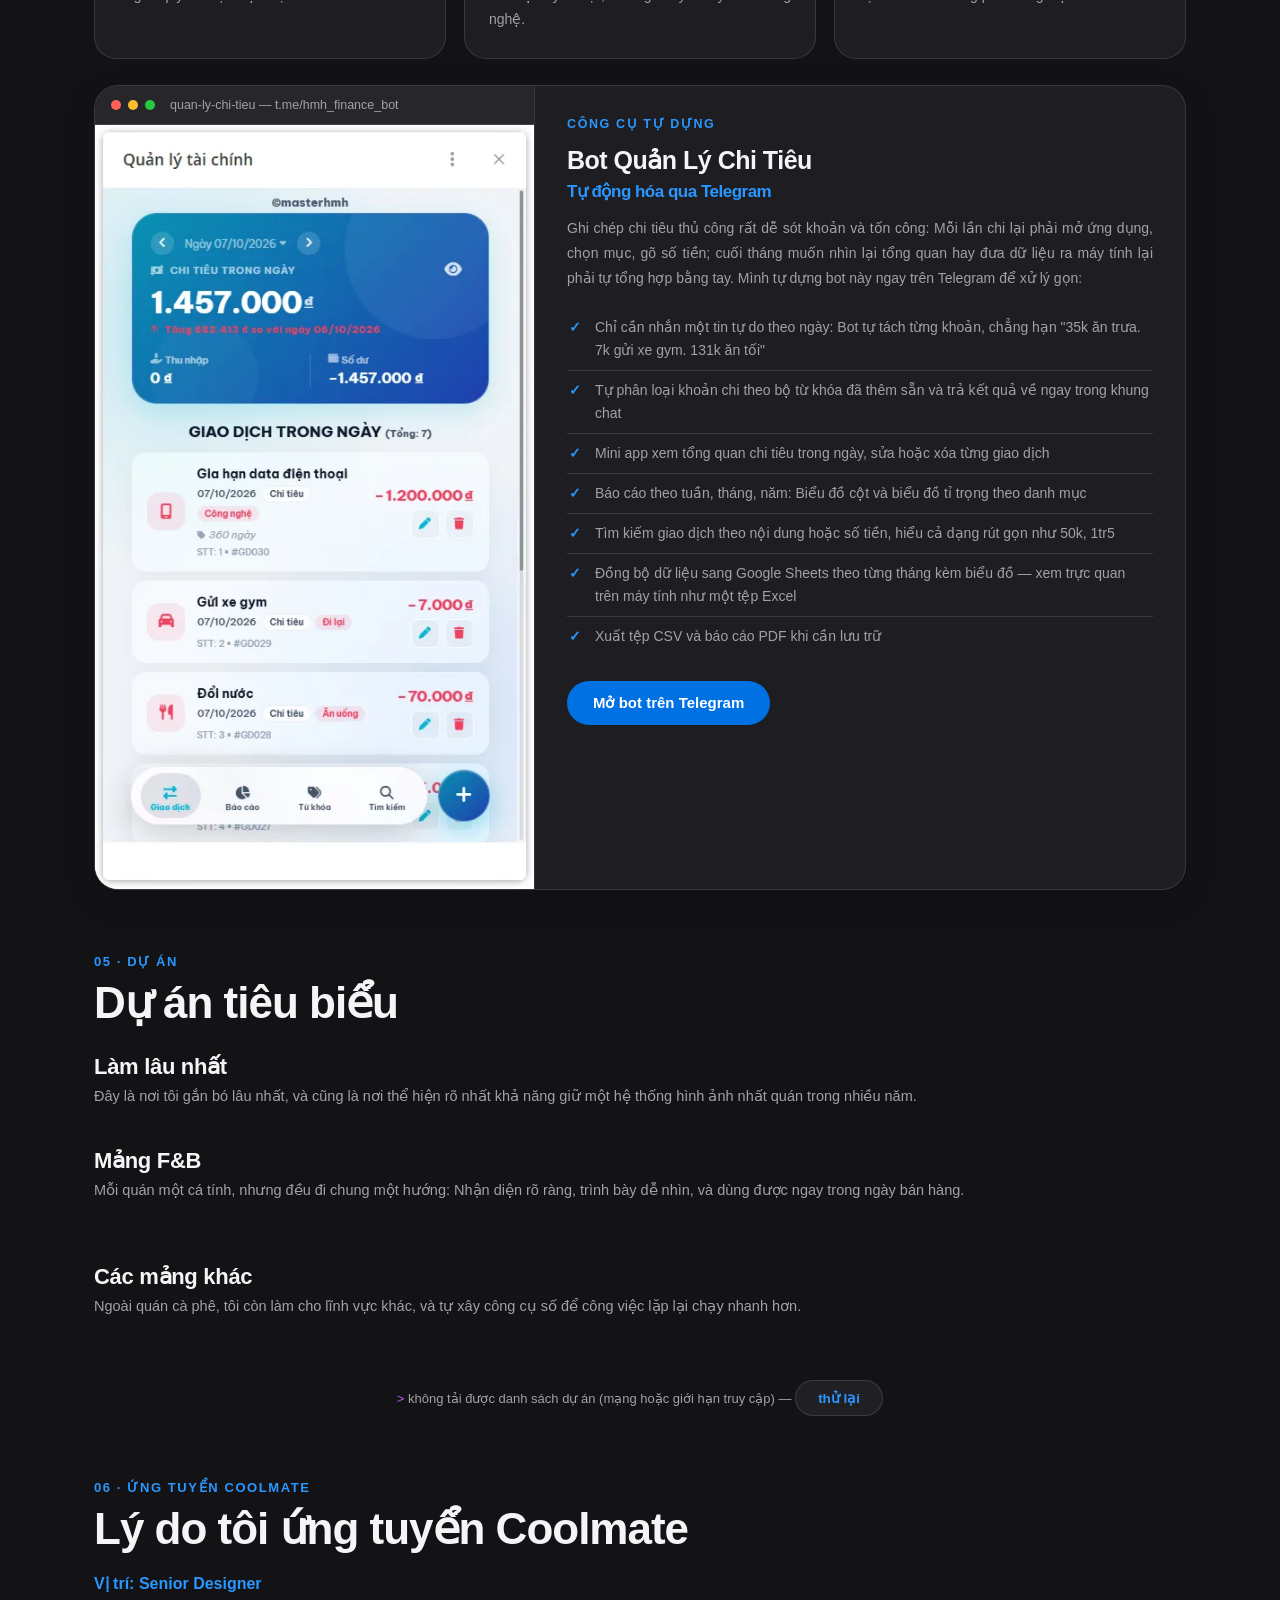
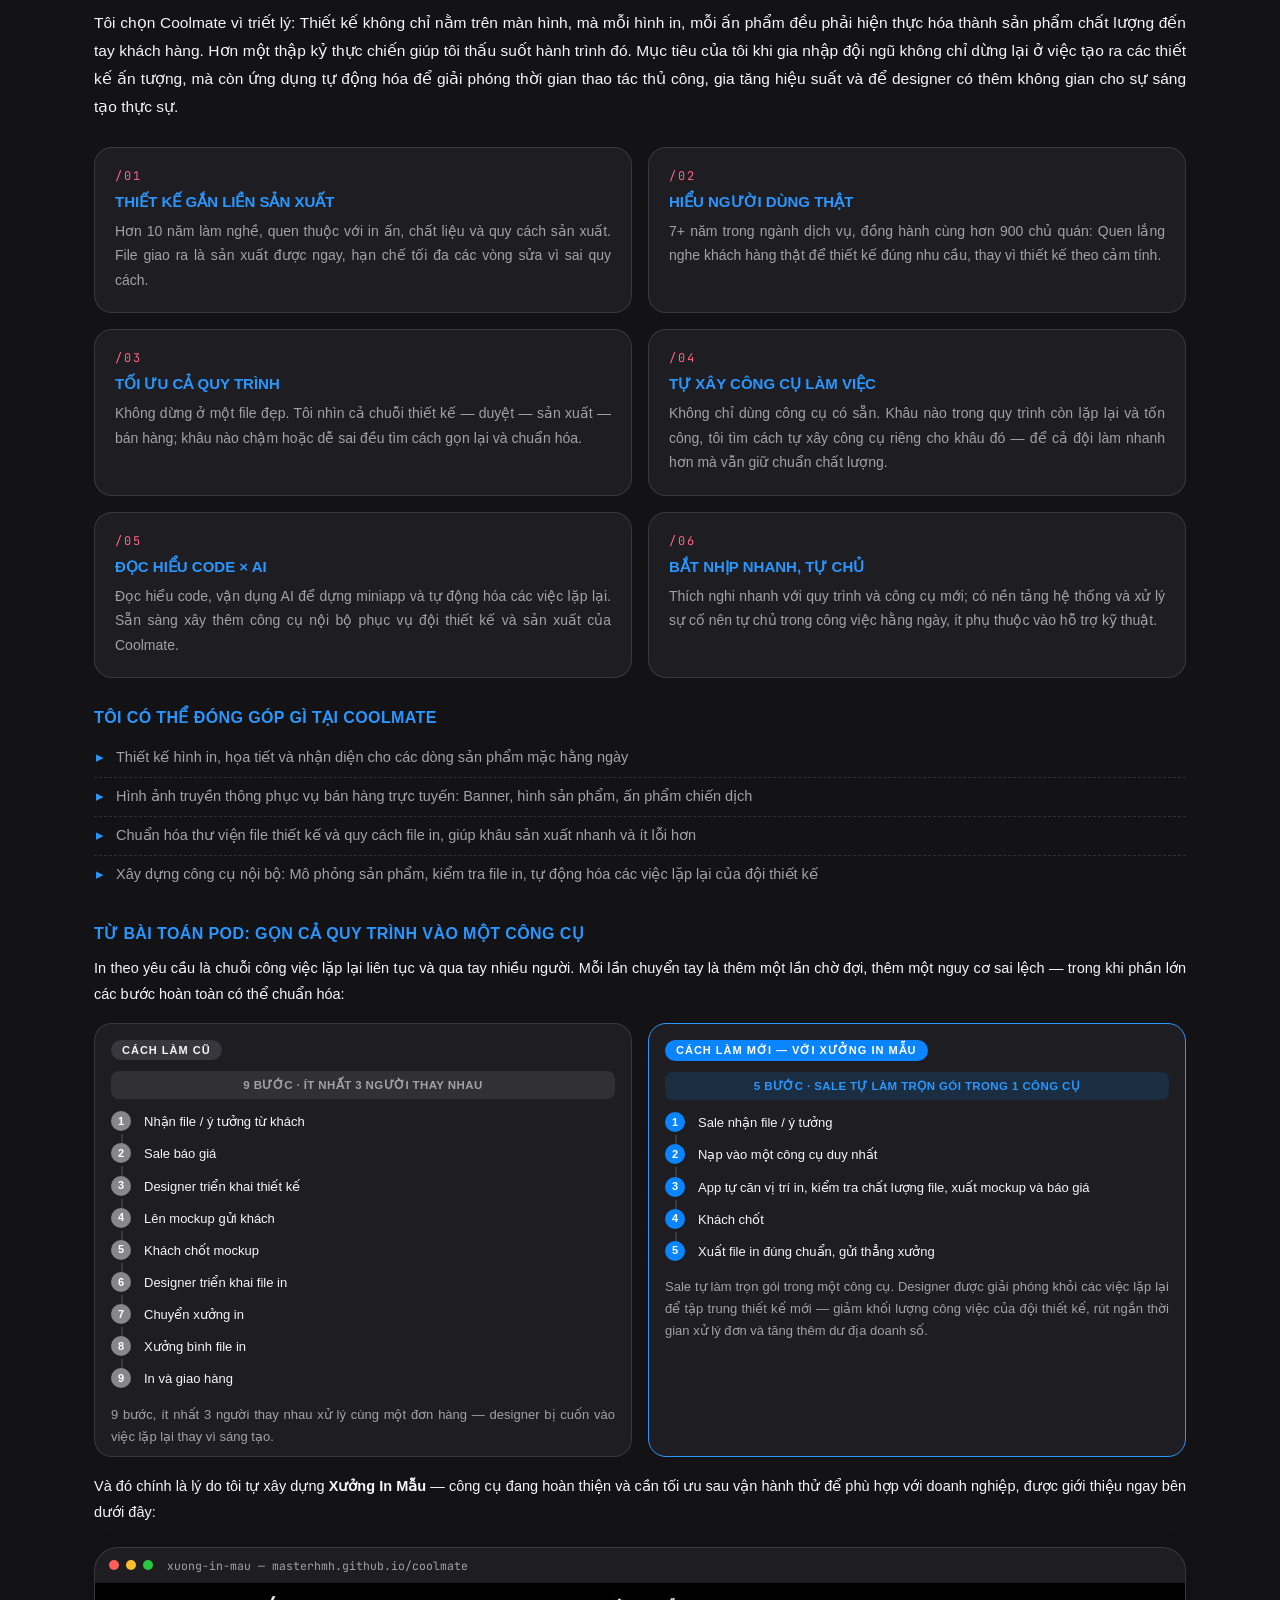
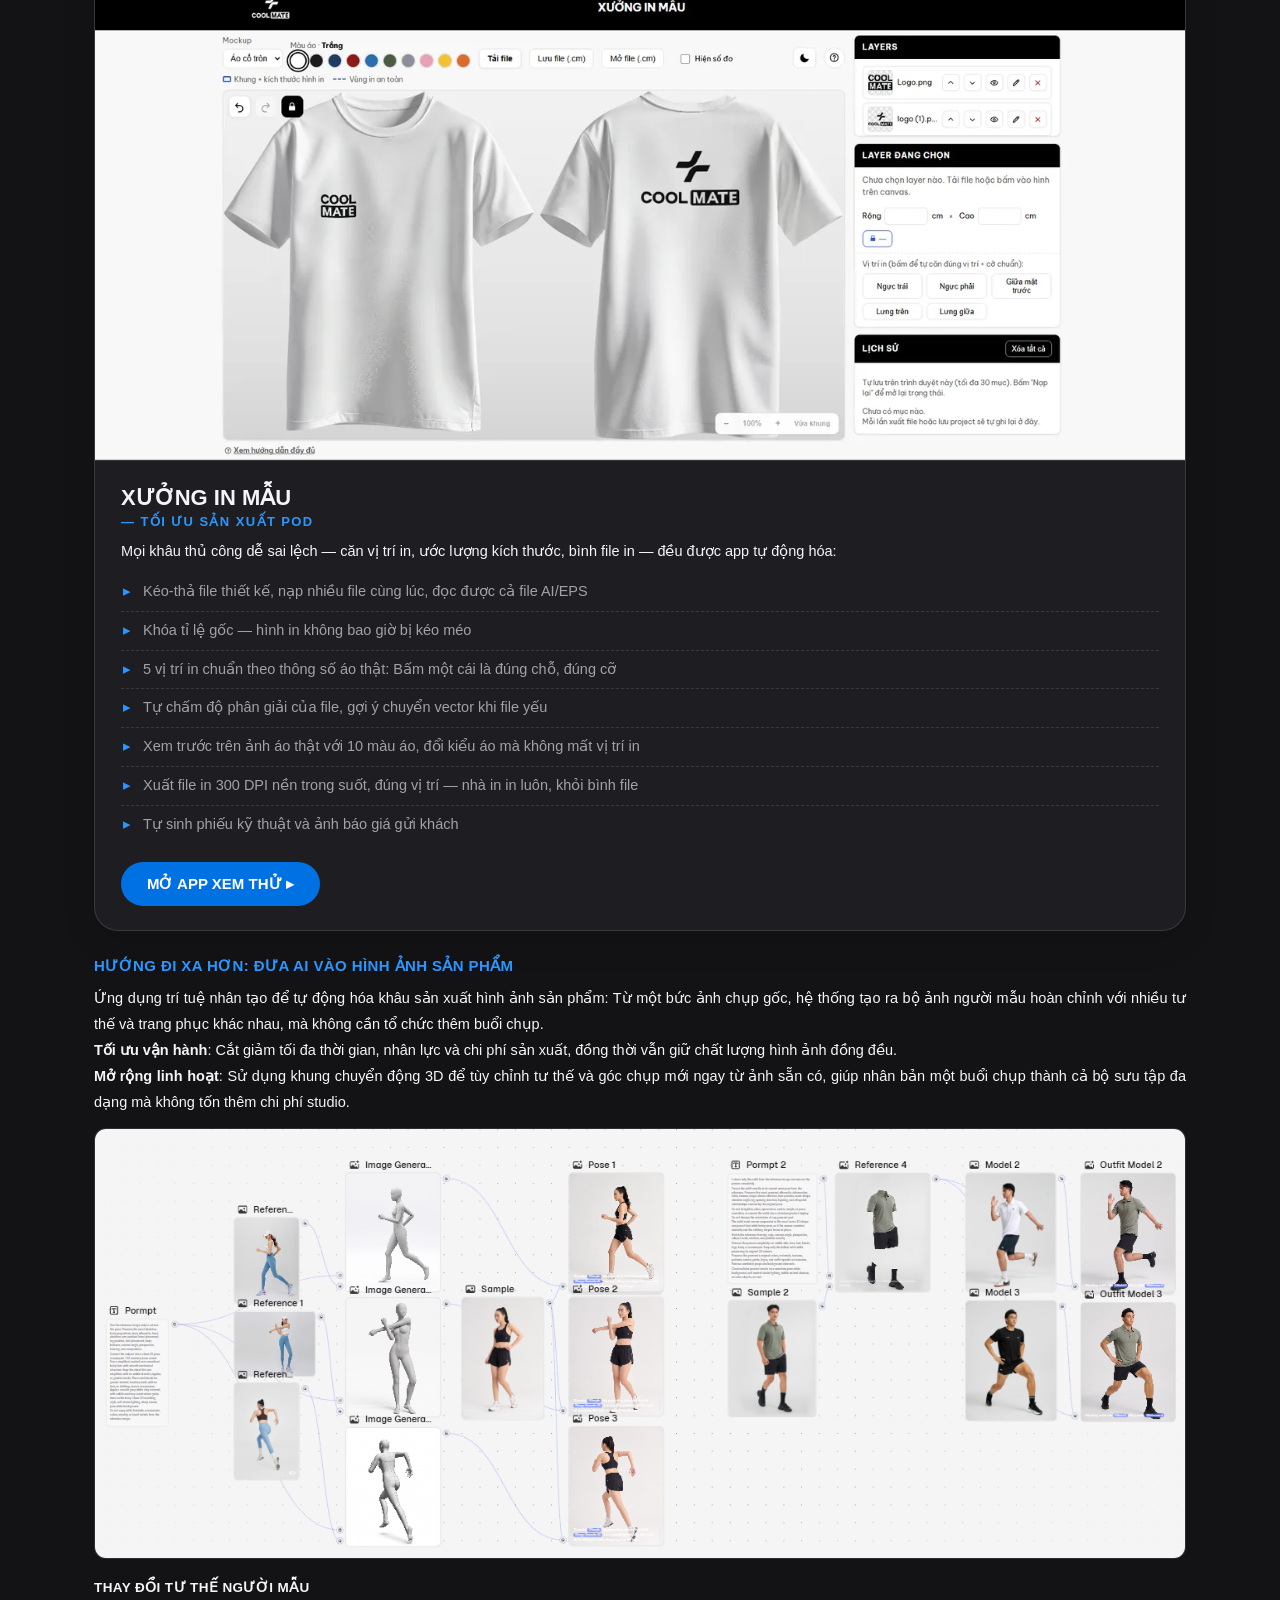
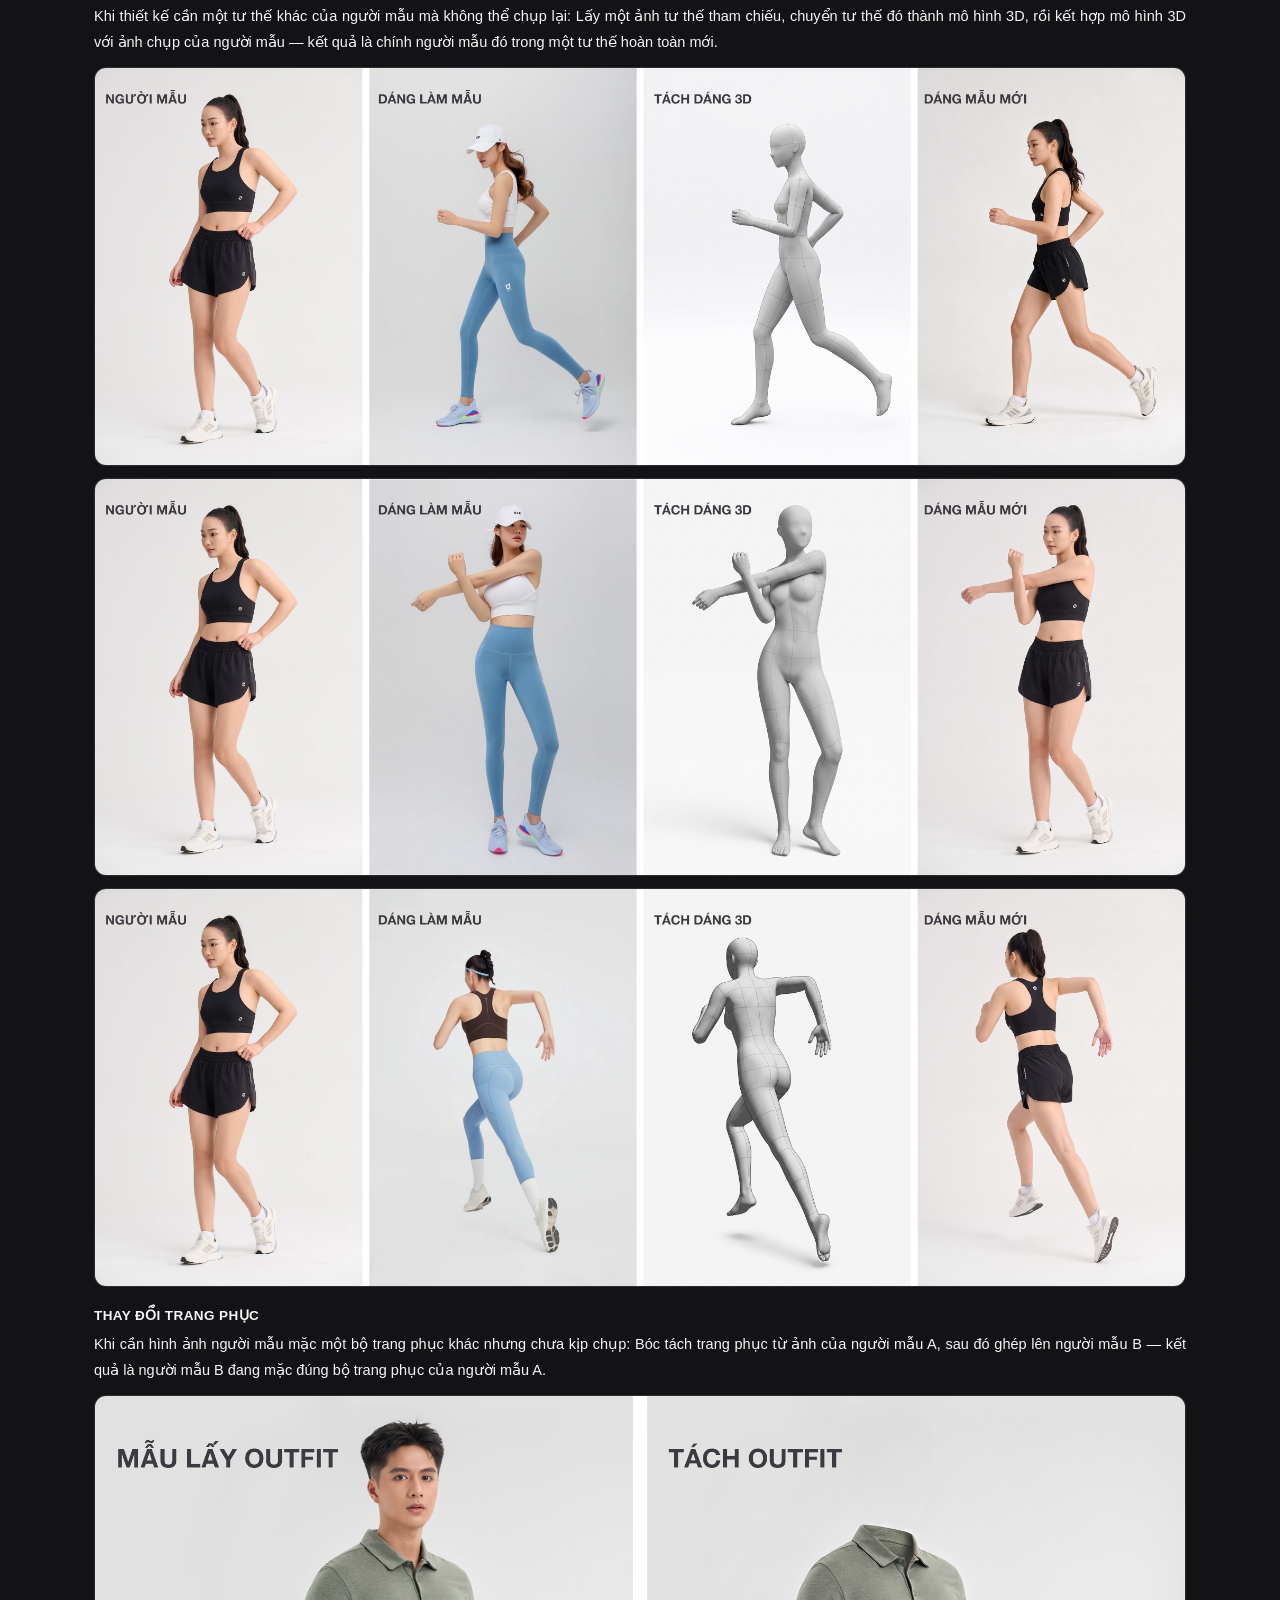
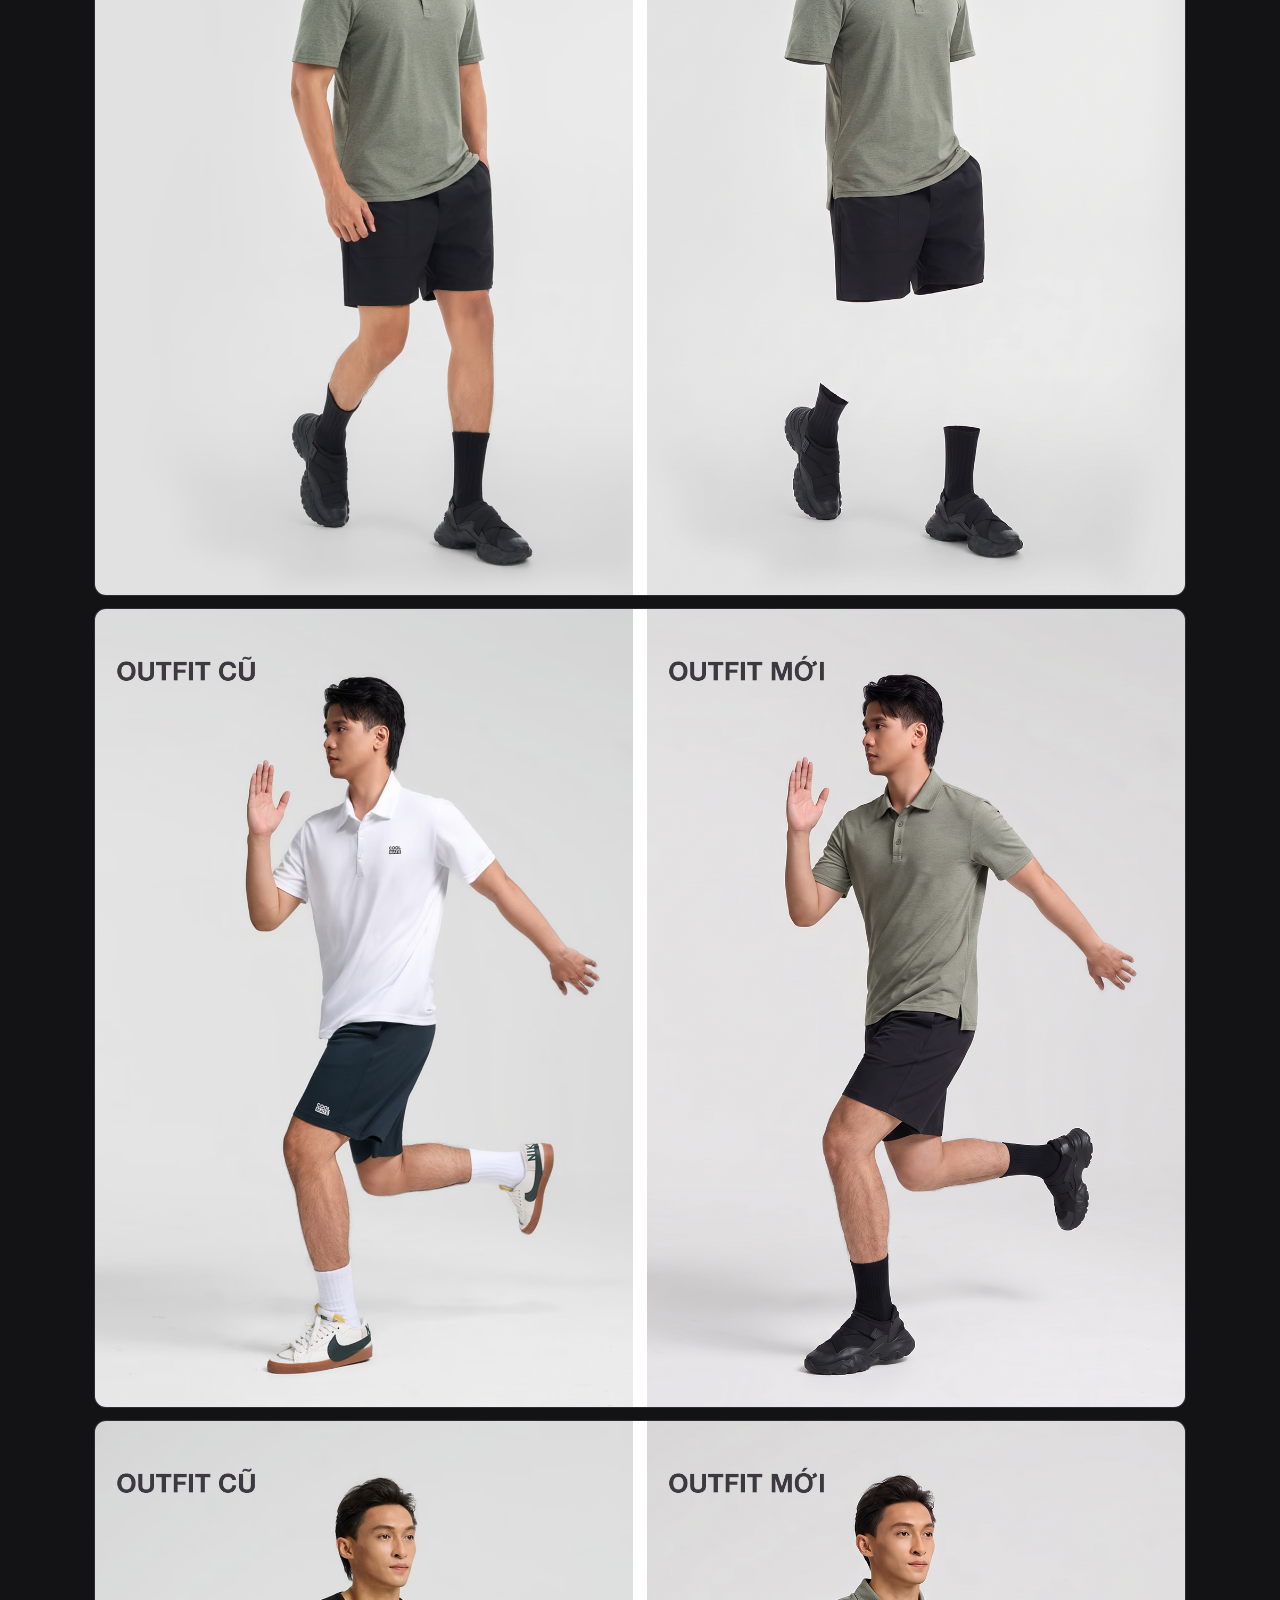
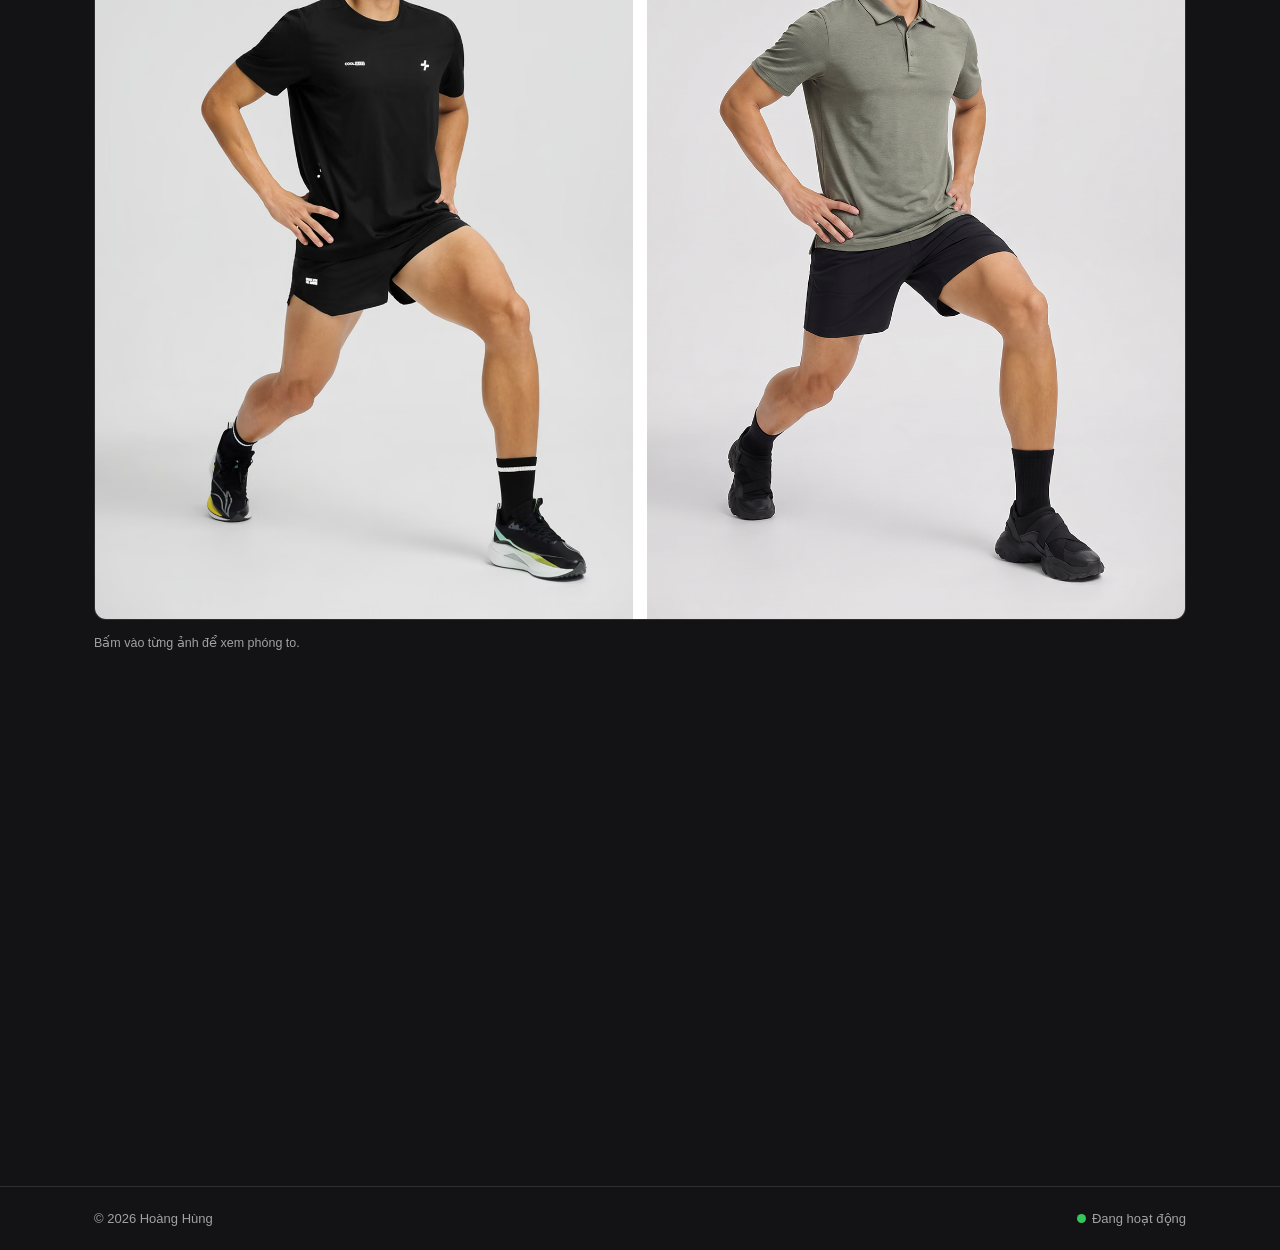
<file: index-coolmate.html>
<!DOCTYPE html>
<html lang="vi" data-theme="dark">
<head>
<meta charset="UTF-8">
<meta name="viewport" content="width=device-width, initial-scale=1, viewport-fit=cover">
<title>Hoàng Hùng — Portfolio ứng tuyển Coolmate</title>
<meta name="description" content="Hoàng Hùng — Designer đồ họa đa mảng, hơn 10 năm kinh nghiệm, mạnh nhất ở F&B (7+ năm). Thiết kế × Code × AI.">
<link rel="preconnect" href="https://fonts.googleapis.com">
<link rel="preconnect" href="https://fonts.gstatic.com" crossorigin>
<link href="https://fonts.googleapis.com/css2?family=JetBrains+Mono:wght@400;500;700&family=Montserrat:wght@800&display=swap" rel="stylesheet">
<link rel="stylesheet" href="assets/style.css?v=53">
<link rel="stylesheet" href="assets/showcase.css?v=47">
<link rel="stylesheet" href="assets/avatar.css">
<script>try{history.scrollRestoration="manual"}catch(e){}</script>
<link rel="preconnect" href="https://raw.githubusercontent.com">
<link rel="preconnect" href="https://images.weserv.nl">
<link rel="icon" href="data:image/svg+xml,<svg xmlns='http://www.w3.org/2000/svg' viewBox='0 0 100 100'><rect width='100' height='100' rx='22' fill='%230071e3'/><text x='50' y='68' font-size='58' font-family='Arial' font-weight='700' fill='white' text-anchor='middle'>H</text></svg>">
<!-- Google Analytics -->
<script async src="https://www.googletagmanager.com/gtag/js?id=G-5QTHFLFE3H"></script>
<script>
  window.dataLayer = window.dataLayer || [];
  function gtag(){dataLayer.push(arguments);}
  gtag('js', new Date());
  gtag('config', 'G-5QTHFLFE3H');
</script>

<style>
/* ===== Muc Ung tuyen Coolmate (chi co o trang nay) + 2 nut co dinh goc phai ===== */
html{scroll-behavior:smooth}
#coolmate,#coolxprint{scroll-margin-top:84px}
.ut-role{color:var(--accent);font-weight:600;font-size:16px;margin:-6px 0 16px}
.ut-intro{font-size:15.5px;line-height:1.8;color:var(--text);text-align:justify;margin-bottom:26px}
.ut-grid{display:grid;grid-template-columns:1fr 1fr;gap:16px}
@media(max-width:640px){.ut-grid{grid-template-columns:1fr}}
.ut-card{background:var(--panel);border:1px solid var(--line);border-radius:18px;padding:20px;height:100%}
.ut-num{font-family:var(--mono);font-size:12px;color:#ff6482;letter-spacing:2px;margin-bottom:9px}
.ut-card h3{font-size:15px;font-weight:700;margin-bottom:8px;color:var(--accent)}
.ut-card p{font-size:14px;line-height:1.75;margin:0;color:var(--dim);text-align:justify}
.ut-apply{margin-top:30px}
.ut-apply h3,.pod-h{font-size:16px;font-weight:800;color:var(--accent);margin-bottom:12px;letter-spacing:.4px}
.ut-list{list-style:none;margin:0 0 18px;padding:0}
.ut-list li{font-size:14.5px;line-height:1.65;color:var(--dim);padding:7px 0 7px 22px;position:relative;border-bottom:1px dashed var(--line)}
.ut-list li:last-child{border-bottom:none}
.ut-list li::before{content:"\25B8";position:absolute;left:2px;color:var(--accent)}
.pod{margin-top:30px}
.pod-intro{font-size:14.5px;line-height:1.8;text-align:justify}
.pod-cmp{display:grid;grid-template-columns:1fr 1fr;gap:16px;margin-top:16px}
.pod-col{background:var(--panel);border:1px solid var(--line);border-radius:18px;padding:16px 16px 8px}
.pod-col.new{border-color:var(--accent)}
.pod-tag{display:inline-block;font-size:11px;font-weight:800;letter-spacing:1px;padding:4px 11px;border-radius:99px;background:rgba(127,127,140,.25);margin-bottom:11px}
.pod-tag.new{background:#0a84ff;color:#fff}
.pod-sum{font-size:11.5px;font-weight:800;letter-spacing:.4px;padding:7px 10px;border-radius:8px;margin-bottom:13px;text-align:center;background:rgba(127,127,140,.18);color:var(--dim)}
.pod-col.new .pod-sum{background:rgba(10,132,255,.14);color:var(--accent)}
.pod-step{position:relative;padding:0 0 12px 33px;font-size:13px;line-height:1.55}
.pod-step::before{content:attr(data-n);position:absolute;left:0;top:-1px;width:20px;height:20px;border-radius:50%;background:#86868b;color:#fff;font-size:11px;font-weight:700;display:flex;align-items:center;justify-content:center;z-index:1}
.pod-col.new .pod-step::before{background:#0a84ff}
.pod-step::after{content:"";position:absolute;left:9.5px;top:22px;bottom:0;width:2px;background:var(--line)}
.pod-step:last-of-type::after{display:none}
.pod-note{font-size:13px;color:var(--dim);margin-top:2px;line-height:1.7;text-align:justify}
@media(max-width:760px){.pod-cmp{grid-template-columns:1fr}}
.pod-lead{margin-top:16px;font-size:14.5px;line-height:1.8;text-align:justify}
.ut-show{margin-top:22px;border:1px solid var(--line);border-radius:24px;background:var(--panel);overflow:hidden;box-shadow:0 10px 34px rgba(0,0,0,.12)}
.ut-frame{border-bottom:1px solid var(--line)}
.ut-bar{display:flex;align-items:center;gap:7px;padding:10px 14px;font-family:var(--mono);font-size:11.5px;color:var(--dim)}
.ut-bar i{width:10px;height:10px;border-radius:50%;background:var(--line)}
.ut-bar i:first-child{background:#ff5f57}.ut-bar i:nth-child(2){background:#febc2e}.ut-bar i:nth-child(3){background:#28c840}
.ut-bar span{margin-left:7px;white-space:nowrap;overflow:hidden;text-overflow:ellipsis}
.ut-show .show-img{aspect-ratio:1900/832;min-height:0;flex:none;width:100%;background-size:cover;background-position:center;background-color:#05080f}
.ut-info{padding:24px 26px}
.ut-info h3{font-size:22px;font-weight:800;margin-bottom:10px}
.ut-info h3 span{display:block;font-size:13px;letter-spacing:1.4px;color:var(--accent);margin-top:3px;font-weight:700}
.ut-problem{font-size:14.5px;line-height:1.75;text-align:justify;margin-bottom:8px}
.pod-future{margin-top:26px}
.pod-future h4{font-size:15px;font-weight:800;color:var(--accent);letter-spacing:.4px;margin-bottom:10px}
.pod-future h5{font-size:13.5px;font-weight:800;color:var(--text);letter-spacing:.4px;margin:20px 0 8px}
.pod-future p{font-size:14.5px;line-height:1.8;text-align:justify}
.ut-wide{width:100%;height:auto;border-radius:12px;border:1px solid var(--line);display:block;margin-top:12px;background:#101018}
.ut-note{font-size:12.5px!important;color:var(--dim);margin-top:12px}
.ut-end{margin-top:26px;font-size:15.5px;line-height:1.8;font-weight:600;text-align:justify}
.ut-btns{display:flex;flex-wrap:wrap;gap:12px;margin:20px 0 4px}
/* 2 nut co dinh goc duoi ben phai */
.ut-dock{position:fixed;right:16px;bottom:16px;z-index:95;display:flex;flex-direction:column;gap:12px;align-items:center}
.ut-dock-btn{display:flex;flex-direction:column;align-items:center;gap:5px;text-decoration:none}
.ut-dock-ic{width:54px;height:54px;border-radius:15px;overflow:hidden;box-shadow:0 10px 26px rgba(0,0,0,.30);display:flex;align-items:center;justify-content:center;border:1px solid var(--line)}
.ut-dock-ic.cm{background:#fff}
.ut-dock-ic.cm img{width:100%;height:100%;object-fit:cover;display:block}
.ut-dock-ic.cx{background:#0a0a0c}
.ut-dock-ic.cx svg{width:42px;height:26px;display:block}
.ut-dock-ic.cx text{fill:#fff;font-weight:800;font-size:11px;font-family:'Montserrat',sans-serif}
.ut-dock-tx{font-size:10.5px;font-weight:700;color:var(--text);background:var(--panel);border:1px solid var(--line);padding:3px 9px;border-radius:99px;box-shadow:0 4px 14px rgba(0,0,0,.18);white-space:nowrap}
.ut-dock-btn:hover .ut-dock-ic{transform:translateY(-2px)}
.ut-dock-ic{transition:transform .2s}
@media(max-width:600px){.ut-dock{right:12px;bottom:12px;gap:10px}.ut-dock-ic{width:46px;height:46px;border-radius:13px}.ut-dock-ic.cx svg{width:36px;height:22px}.ut-dock-tx{font-size:9.5px;padding:2px 7px}}
</style>
</head>
<body>



<!-- NAV -->
<nav>
  <div class="nav-in">
    <div class="logo">Hoàng Hùng<span class="dot">.</span></div>
    <ul class="nav-links">
      <li><a href="#home" class="active">Trang chủ</a></li>
      <li><a href="#about">Hồ sơ</a></li>
      <li><a href="#skills">Kỹ năng</a></li>
      <li><a href="#why">Lý do</a></li>
      <li><a href="#projects">Dự án</a></li>
      <li><a href="#coolmate">Ứng tuyển</a></li>
      <li><a href="#contact">Liên hệ</a></li>
      <li><a href="cv.html">CV</a></li>
    </ul>
    <div class="nav-right">
      <button id="themeBtn" class="theme-btn" aria-label="Đổi chế độ sáng/tối">◐</button>
    </div>
  </div>
</nav>

<main>
<!-- ================= HERO ================= -->
<section id="home">
  <div class="wrap hero-grid">
    <div>
      <div class="tag rv">Thiết kế đồ họa × Công nghệ × AI</div>
      <h1 class="hero-title rv">Xin chào, tôi là<br><span class="hl">Hoàng Hùng</span></h1>
      <div class="hero-sub rv"><span id="typed"></span><span class="caret"></span></div>
      <p class="hero-desc rv">Mình là designer đồ họa đa mảng với hơn 10 năm kinh nghiệm — mạnh nhất ở F&B (7+ năm), hiện phụ trách mảng 2D tại Namas. Mình đọc hiểu code cơ bản, vận dụng AI để dựng miniapp, chatbot, tự động hóa — thiết kế xong là chạy được thật.</p>
      <div class="hero-btns rv">
        <a class="btn btn-primary" href="#projects">Xem dự án</a>
        <a class="btn btn-ghost" href="cv.html">Xem CV</a>
        <a class="btn btn-ghost" href="#contact">Liên hệ</a>
      </div>
    </div>
    <div class="rv">
      <div class="terminal">
        <div class="term-bar"><i></i><i></i><i></i><span>hmh@system: ~/portfolio</span></div>
        <div class="term-body">
          <div><span class="t-green">➜</span> <span class="t-cyan">~</span> whoami</div>
          <div class="t-dim">Hoàng Hùng — designer × kỹ thuật</div>
          <div><span class="t-green">➜</span> <span class="t-cyan">~</span> cat profile.json</div>
          <div>{</div>
                    <div>&nbsp;&nbsp;<span class="t-mag">"role"</span>: <span class="t-amber">"Multi-disciplinary Designer"</span>,
          <div>&nbsp;&nbsp;<span class="t-mag">"exp"</span>: <span class="t-amber">"10+ years · F&B: 7+ years"</span>,</div>
          <div>&nbsp;&nbsp;<span class="t-mag">"now"</span>: <span class="t-amber">"Initializing next career move..."</span>,</div>
          <div>&nbsp;&nbsp;<span class="t-mag">"stack"</span>: [<span class="t-amber">"Photoshop"</span>, <span class="t-amber">"AI"</span>, <span class="t-amber">"code"</span>],</div>
          <div>&nbsp;&nbsp;<span class="t-mag">"status"</span>: <span class="t-green">"Ready for deployment"</span></div>
          <div>}</div>
          <div id="termIdle"><span class="t-green">➜</span> <span class="t-cyan">~</span> <span class="t-cursor">▊</span></div>
          <div id="termLive" hidden>
            <div id="termOut"></div>
            <div class="term-prompt"><span class="t-green">➜</span><span class="t-cyan">~</span><input id="termIn" type="text" autocomplete="off" autocapitalize="off" autocorrect="off" spellcheck="false" aria-label="Nhập lệnh terminal"></div>
          </div>
          <p class="term-hint t-dim" id="termHint" hidden>Mẹo: Gõ <span class="t-cyan">help</span> rồi nhấn Enter để xem các lệnh.</p>
        </div>
      </div>
    </div>
  </div>
</section>

<!-- ================= STATS ================= -->
<section class="stats-sec">
  <div class="wrap stats">
    <div class="stat rv"><div class="num"><span data-count="10">0</span><em>+</em></div><div class="lbl">Năm chuyên sâu thiết kế &amp; Branding</div></div>
    <div class="stat rv"><div class="num"><span data-count="900">0</span><em>+</em></div><div class="lbl">Khách hàng tin tưởng lựa chọn</div></div>
    <div class="stat rv"><div class="num"><span data-count="24">0</span><em>h</em></div><div class="lbl">Phản hồi siêu tốc &amp; Tối ưu thời gian</div></div>
    <div class="stat rv"><div class="num"><span data-count="100">0</span><em>%</em></div><div class="lbl">Giải pháp số hóa &amp; Tự động hóa thiết kế</div></div>
  </div>
  </section>

<!-- ================= ABOUT ================= -->
<section id="about">
  <div class="wrap">
    <div class="sec-head rv">
      <div class="kicker">01 · Hồ sơ</div>
      <h2>Về mình</h2>
    </div>
    <div class="about-grid">
      <div class="rv">
        <div class="avatar-frame">
          <div class="avatar-wrap"><div class="avatar-photo"></div></div>
        </div>
      </div>
      <div class="about-text rv">
        <div class="panel">
          <p>Mình là <b>Hoàng Hùng</b> — designer đồ họa với hơn <b>10 năm kinh nghiệm</b> thực chiến (từ 2016). Mảng mình gắn bó sâu nhất là <b>F&B</b>: Hơn 7 năm trong ngành tại <b>Namas — Viện nghiên cứu & đào tạo pha chế</b> — nơi mình thay đổi toàn bộ bộ nhận diện thương hiệu, nâng cấp hình ảnh học viện và thiết kế hàng trăm bộ giáo trình giảng dạy; đồng hành cùng hơn <b>900 chủ quán</b>.</p>
          <p>Nhưng mình không đóng khung trong một ngành. Thương hiệu, ấn phẩm, bao bì, biển hiệu, menu — lĩnh vực nào cần thiết kế, mình đều làm được. Điểm khác biệt là <b>tư duy kỹ thuật</b>: <b>đọc hiểu code cơ bản</b>, dùng AI để dựng miniapp, viết bot, làm tự động hóa; <b>rành mạng máy tính và xử lý sự cố</b>. Thiết kế xong là chạy được thật, không phải chờ ai.</p>
          <p>Triết lý làm nghề của mình rất đơn giản: <b>Thiết kế đẹp phải bán được hàng</b> — và phải giải quyết được việc thật của khách.</p>
          
        </div>
      </div>
    </div>
  </div>
</section>

<!-- ================= SKILLS ================= -->
<section id="skills">
  <div class="wrap">
    <div class="sec-head rv">
      <div class="kicker">02 · Kỹ năng</div>
      <h2>Bộ công cụ</h2>
    </div>
    <div class="skills-grid">
      <div class="rv">
        <div class="skill">
          <div class="row"><span>Nắm bắt tiếp thu công nghệ</span></div>
          <div class="bar"><i data-w="88"></i></div>
        </div>
        <div class="skill">
          <div class="row"><span>Thiết kế thương hiệu</span></div>
          <div class="bar"><i data-w="92"></i></div>
        </div>
        <div class="skill">
          <div class="row"><span>Code × AI × Tự động hóa</span></div>
          <div class="bar"><i data-w="68"></i></div>
        </div>
        <div class="skill">
          <div class="row"><span>In ấn &amp; sản xuất</span></div>
          <div class="bar"><i data-w="78"></i></div>
        </div>
        <div class="skill">
          <div class="row"><span>Thiết kế F&amp;B</span></div>
          <div class="bar"><i data-w="96"></i></div>
        </div>
        <div class="skill">
          <div class="row"><span>Mạng máy tính &amp; xử lý sự cố</span></div>
          <div class="bar"><i data-w="62"></i></div>
        </div>
      </div>
      <div class="rv">
        <div class="panel" style="height:100%">
          <h3 class="c-h3">Công cụ dùng hằng ngày</h3>
          <div class="chips">
            <span class="chip hot">Photoshop</span>
            <span class="chip hot">Illustrator</span>
            <span class="chip hot">InDesign</span>
            <span class="chip hot">ChatGPT</span>
            <span class="chip hot">Claude</span>
            <span class="chip hot">Muse</span>
            <span class="chip hot">HTML/CSS/JS</span>
          </div>
          <h3 class="c-h3">Sản phẩm làm được</h3>
          <div class="chips">
            <span class="chip">Logo &amp; Nhận diện</span>
            <span class="chip">Menu</span>
            <span class="chip">Biển hiệu</span>
            <span class="chip">Bao bì</span>
            <span class="chip">Ấn phẩm</span>
            <span class="chip">Chatbot &amp; Mini app</span>
          </div>
          <p style="font-size:14px;color:var(--dim);margin-top:24px;line-height:1.9;text-align:justify">
            › Quan điểm của mình rất rõ: AI không thay người thiết kế — AI giải phóng người thiết kế khỏi việc lặp lại, để dành thời gian cho phần sáng tạo và quyết định.
          </p>
        </div>
      </div>
    </div>

  </div>
</section>

<!-- ================= JOURNEY ================= -->
<section id="journey">
  <div class="wrap">
    <div class="sec-head rv">
      <div class="kicker">03 · Hành trình</div>
      <h2>Nhật ký hành trình</h2>
    </div>
    <div class="timeline">
      <div class="t-item rv">
        <div class="date">2019 — Nay</div>
        <h3>Designer đồ họa (mảng 2D) <span>— Namas · Viện nghiên cứu & đào tạo pha chế</span></h3>
        <p>Phụ trách toàn bộ mảng thiết kế 2D của học viện: Thay đổi toàn bộ bộ nhận diện thương hiệu, nâng cấp hình ảnh, thiết kế hàng trăm bộ giáo trình giảng dạy. Đưa AI vào quy trình làm việc của học viện và hệ sinh thái công ty: Xây dựng miniapp, chatbot và các luồng tự động hóa phục vụ đào tạo và vận hành. Đồng hành cùng hơn 900 chủ quán.</p>
      </div>
      <div class="t-item rv">
        <div class="date">2016 — 2019</div>
        <h3>Thiết kế đồ họa <span>— làm tự do</span></h3>
        <p>Thiết kế đa lĩnh vực cho khách hàng cá nhân và cửa hàng: Thương hiệu, ấn phẩm, biển hiệu, menu. Song song buôn bán, sửa chữa máy tính và xử lý sự cố mạng — nền tảng cho thế mạnh kỹ thuật sau này.</p>
      </div>
      <div class="t-item rv">
        <div class="date">2012 — 2016</div>
        <h3>Sinh viên <span>— Đại học Thủy Lợi</span></h3>
        <p>Tự học thiết kế đồ họa và kỹ thuật máy tính từ thời sinh viên — đặt nền móng cho hướng đi "designer rành kỹ thuật" sau này.</p>
      </div>
    </div>
  </div>
</section>

<!-- ================= WHY ME ================= -->
<section id="why">
  <div class="wrap">
    <div class="sec-head rv">
      <div class="kicker">04 · Lý do chọn mình</div>
      <h2>Vì sao chọn tôi?</h2>
    </div>
    <div class="why-grid">
      <div class="why-card rv">
        <div class="why-num">01</div>
        <h3>Kinh nghiệm thực chiến</h3>
        <p>Hơn 10 năm làm nghề, trong đó 7+ năm chuyên sâu F&amp;B. Mọi quyết định thiết kế đều đã đi qua sản xuất thật, không dừng ở lý thuyết.</p>
      </div>
      <div class="why-card rv">
        <div class="why-num">02</div>
        <h3>Hiểu người làm kẹt ở đâu</h3>
        <p>Từng trực tiếp làm nên biết rõ các điểm nghẽn: Brief mơ hồ, file sai quy cách khi in, sửa đi sửa lại, tiến độ bị ép. Thiết kế từ đầu đã tính trước những khâu đó.</p>
      </div>
      <div class="why-card rv">
        <div class="why-num">03</div>
        <h3>Tối ưu cả quy trình</h3>
        <p>Không chỉ giao file đẹp. Mình nhìn cả chuỗi thiết kế — duyệt — sản xuất — vận hành; khâu nào chậm hoặc dễ sai đều có cách gọn lại.</p>
      </div>
      <div class="why-card rv">
        <div class="why-num">04</div>
        <h3>Bắt nhịp công nghệ nhanh</h3>
        <p>Công nghệ mới xuất hiện là thử và áp dụng sớm: AI, miniapp, chatbot, tự động hóa — miễn là giải quyết được việc thật.</p>
      </div>
      <div class="why-card rv">
        <div class="why-num">05</div>
        <h3>Đọc hiểu code × AI</h3>
        <p>Đọc hiểu code cơ bản, vận dụng AI để tự dựng công cụ phục vụ công việc — phối hợp trơn tru với đội kỹ thuật, không loay hoay với công nghệ.</p>
      </div>
      <div class="why-card rv">
        <div class="why-num">06</div>
        <h3>Hiểu hệ thống, xử lý sự cố</h3>
        <p>Có nền tảng mạng máy tính và xử lý sự cố máy tính. Giao file xong vẫn đồng hành được ở khâu vận hành — không phải xong việc là hết.</p>
      </div>
    </div>

    <div class="showcase rv">
      <div class="show-frame">
        <div class="show-bar"><i></i><i></i><i></i><span>quan-ly-chi-tieu — t.me/hmh_finance_bot</span></div>
        <div class="show-img show-img-bot" role="img" aria-label="Màn hình mini app quản lý chi tiêu trong Telegram"></div>
      </div>
      <div class="show-info">
        <div class="show-tag">Công cụ tự dựng</div>
        <h3>Bot Quản Lý Chi Tiêu <span>Tự động hóa qua Telegram</span></h3>
        <p class="show-problem">Ghi chép chi tiêu thủ công rất dễ sót khoản và tốn công: Mỗi lần chi lại phải mở ứng dụng, chọn mục, gõ số tiền; cuối tháng muốn nhìn lại tổng quan hay đưa dữ liệu ra máy tính lại phải tự tổng hợp bằng tay. Mình tự dựng bot này ngay trên Telegram để xử lý gọn:</p>
        <ul class="show-list">
          <li>Chỉ cần nhắn một tin tự do theo ngày: Bot tự tách từng khoản, chẳng hạn "35k ăn trưa. 7k gửi xe gym. 131k ăn tối"</li>
          <li>Tự phân loại khoản chi theo bộ từ khóa đã thêm sẵn và trả kết quả về ngay trong khung chat</li>
          <li>Mini app xem tổng quan chi tiêu trong ngày, sửa hoặc xóa từng giao dịch</li>
          <li>Báo cáo theo tuần, tháng, năm: Biểu đồ cột và biểu đồ tỉ trọng theo danh mục</li>
          <li>Tìm kiếm giao dịch theo nội dung hoặc số tiền, hiểu cả dạng rút gọn như 50k, 1tr5</li>
          <li>Đồng bộ dữ liệu sang Google Sheets theo từng tháng kèm biểu đồ — xem trực quan trên máy tính như một tệp Excel</li>
          <li>Xuất tệp CSV và báo cáo PDF khi cần lưu trữ</li>
        </ul>
        <a class="btn btn-primary" href="https://t.me/hmh_finance_bot" target="_blank" rel="noopener">Mở bot trên Telegram</a>
      </div>
    </div>
  </div>
</section>

<!-- ================= PROJECTS ================= -->
<section id="projects">
  <div class="wrap">
    <div class="sec-head rv">
      <div class="kicker">05 · Dự án</div>
      <h2>Dự án tiêu biểu</h2>
    </div>
    <h3 class="proj-group-title" style="margin-top:0">Làm lâu nhất</h3>
    <p class="proj-group-sub">Đây là nơi tôi gắn bó lâu nhất, và cũng là nơi thể hiện rõ nhất khả năng giữ một hệ thống hình ảnh nhất quán trong nhiều năm.</p>
    <div id="proj-namas"></div>
    <h3 class="proj-group-title">Mảng F&amp;B</h3>
    <p class="proj-group-sub">Mỗi quán một cá tính, nhưng đều đi chung một hướng: Nhận diện rõ ràng, trình bày dễ nhìn, và dùng được ngay trong ngày bán hàng.</p>
    <div class="proj-grid" id="proj-grid-main"></div>
    <h3 class="proj-group-title">Các mảng khác</h3>
    <p class="proj-group-sub">Ngoài quán cà phê, tôi còn làm cho lĩnh vực khác, và tự xây công cụ số để công việc lặp lại chạy nhanh hơn.</p>
    <div class="proj-grid" id="proj-grid-extra"></div>
    <p id="proj-empty" class="rv" style="text-align:center;margin-top:44px;font-size:13px;color:var(--dim)" hidden>
      <span class="t-green">></span> chưa có dự án nào — thêm thư mục vào <span class="t-cyan">projects/</span> là web tự hiện
    </p>
    <p id="proj-error" class="rv" style="text-align:center;margin-top:44px;font-size:13px;color:var(--dim)" hidden>
      <span class="t-mag">></span> không tải được danh sách dự án (mạng hoặc giới hạn truy cập) —
      <button id="proj-retry" class="retry-btn">thử lại</button>
    </p>
  </div>
</section>


<!-- ================= COOLMATE APPLICATION ================= -->
<section id="coolmate">
  <div class="wrap">
    <div class="sec-head rv">
      <div class="kicker">06 · Ứng tuyển Coolmate</div>
      <h2>Lý do tôi ứng tuyển Coolmate</h2>
    </div>
    <p class="ut-role">Vị trí: Senior Designer</p>
    <p class="ut-intro rv">Tôi chọn Coolmate vì triết lý: Thiết kế không chỉ nằm trên màn hình, mà mỗi hình in, mỗi ấn phẩm đều phải hiện thực hóa thành sản phẩm chất lượng đến tay khách hàng. Hơn một thập kỷ thực chiến giúp tôi thấu suốt hành trình đó. Mục tiêu của tôi khi gia nhập đội ngũ không chỉ dừng lại ở việc tạo ra các thiết kế ấn tượng, mà còn ứng dụng tự động hóa để giải phóng thời gian thao tác thủ công, gia tăng hiệu suất và để designer có thêm không gian cho sự sáng tạo thực sự.</p>
    <div class="ut-grid rv">
      <div class="ut-card"><div class="ut-num">/01</div><h3>THIẾT KẾ GẮN LIỀN SẢN XUẤT</h3><p>Hơn 10 năm làm nghề, quen thuộc với in ấn, chất liệu và quy cách sản xuất. File giao ra là sản xuất được ngay, hạn chế tối đa các vòng sửa vì sai quy cách.</p></div>
      <div class="ut-card"><div class="ut-num">/02</div><h3>HIỂU NGƯỜI DÙNG THẬT</h3><p>7+ năm trong ngành dịch vụ, đồng hành cùng hơn 900 chủ quán: Quen lắng nghe khách hàng thật để thiết kế đúng nhu cầu, thay vì thiết kế theo cảm tính.</p></div>
      <div class="ut-card"><div class="ut-num">/03</div><h3>TỐI ƯU CẢ QUY TRÌNH</h3><p>Không dừng ở một file đẹp. Tôi nhìn cả chuỗi thiết kế — duyệt — sản xuất — bán hàng; khâu nào chậm hoặc dễ sai đều tìm cách gọn lại và chuẩn hóa.</p></div>
      <div class="ut-card"><div class="ut-num">/04</div><h3>TỰ XÂY CÔNG CỤ LÀM VIỆC</h3><p>Không chỉ dùng công cụ có sẵn. Khâu nào trong quy trình còn lặp lại và tốn công, tôi tìm cách tự xây công cụ riêng cho khâu đó — để cả đội làm nhanh hơn mà vẫn giữ chuẩn chất lượng.</p></div>
      <div class="ut-card"><div class="ut-num">/05</div><h3>ĐỌC HIỂU CODE × AI</h3><p>Đọc hiểu code, vận dụng AI để dựng miniapp và tự động hóa các việc lặp lại. Sẵn sàng xây thêm công cụ nội bộ phục vụ đội thiết kế và sản xuất của Coolmate.</p></div>
      <div class="ut-card"><div class="ut-num">/06</div><h3>BẮT NHỊP NHANH, TỰ CHỦ</h3><p>Thích nghi nhanh với quy trình và công cụ mới; có nền tảng hệ thống và xử lý sự cố nên tự chủ trong công việc hằng ngày, ít phụ thuộc vào hỗ trợ kỹ thuật.</p></div>
    </div>
    <div class="ut-apply rv">
      <h3>TÔI CÓ THỂ ĐÓNG GÓP GÌ TẠI COOLMATE</h3>
      <ul class="ut-list">
        <li>Thiết kế hình in, họa tiết và nhận diện cho các dòng sản phẩm mặc hằng ngày</li>
        <li>Hình ảnh truyền thông phục vụ bán hàng trực tuyến: Banner, hình sản phẩm, ấn phẩm chiến dịch</li>
        <li>Chuẩn hóa thư viện file thiết kế và quy cách file in, giúp khâu sản xuất nhanh và ít lỗi hơn</li>
        <li>Xây dựng công cụ nội bộ: Mô phỏng sản phẩm, kiểm tra file in, tự động hóa các việc lặp lại của đội thiết kế</li>
      </ul>
    </div>
    <div class="pod" id="coolxprint">
      <h3 class="pod-h">TỪ BÀI TOÁN POD: GỌN CẢ QUY TRÌNH VÀO MỘT CÔNG CỤ</h3>
      <p class="pod-intro">In theo yêu cầu là chuỗi công việc lặp lại liên tục và qua tay nhiều người. Mỗi lần chuyển tay là thêm một lần chờ đợi, thêm một nguy cơ sai lệch — trong khi phần lớn các bước hoàn toàn có thể chuẩn hóa:</p>
      <div class="pod-cmp">
        <div class="pod-col">
          <div class="pod-tag">CÁCH LÀM CŨ</div>
          <div class="pod-sum">9 BƯỚC · ÍT NHẤT 3 NGƯỜI THAY NHAU</div>
          <div class="pod-step" data-n="1">Nhận file / ý tưởng từ khách</div>
          <div class="pod-step" data-n="2">Sale báo giá</div>
          <div class="pod-step" data-n="3">Designer triển khai thiết kế</div>
          <div class="pod-step" data-n="4">Lên mockup gửi khách</div>
          <div class="pod-step" data-n="5">Khách chốt mockup</div>
          <div class="pod-step" data-n="6">Designer triển khai file in</div>
          <div class="pod-step" data-n="7">Chuyển xưởng in</div>
          <div class="pod-step" data-n="8">Xưởng bình file in</div>
          <div class="pod-step" data-n="9">In và giao hàng</div>
          <p class="pod-note">9 bước, ít nhất 3 người thay nhau xử lý cùng một đơn hàng — designer bị cuốn vào việc lặp lại thay vì sáng tạo.</p>
        </div>
        <div class="pod-col new">
          <div class="pod-tag new">CÁCH LÀM MỚI — VỚI XƯỞNG IN MẪU</div>
          <div class="pod-sum">5 BƯỚC · SALE TỰ LÀM TRỌN GÓI TRONG 1 CÔNG CỤ</div>
          <div class="pod-step" data-n="1">Sale nhận file / ý tưởng</div>
          <div class="pod-step" data-n="2">Nạp vào một công cụ duy nhất</div>
          <div class="pod-step" data-n="3">App tự căn vị trí in, kiểm tra chất lượng file, xuất mockup và báo giá</div>
          <div class="pod-step" data-n="4">Khách chốt</div>
          <div class="pod-step" data-n="5">Xuất file in đúng chuẩn, gửi thẳng xưởng</div>
          <p class="pod-note">Sale tự làm trọn gói trong một công cụ. Designer được giải phóng khỏi các việc lặp lại để tập trung thiết kế mới — giảm khối lượng công việc của đội thiết kế, rút ngắn thời gian xử lý đơn và tăng thêm dư địa doanh số.</p>
        </div>
      </div>
      <p class="pod-lead">Và đó chính là lý do tôi tự xây dựng <b>Xưởng In Mẫu</b> — công cụ đang hoàn thiện và cần tối ưu sau vận hành thử để phù hợp với doanh nghiệp, được giới thiệu ngay bên dưới đây:</p>
    </div>
    <div class="ut-show rv">
      <div class="ut-frame">
        <div class="ut-bar"><i></i><i></i><i></i><span>xuong-in-mau — masterhmh.github.io/coolmate</span></div>
        <div class="show-img" role="img" aria-label="Ảnh chụp app Xưởng In Mẫu với hình in trên áo"></div>
      </div>
      <div class="ut-info">
        <h3>XƯỞNG IN MẪU <span>— TỐI ƯU SẢN XUẤT POD</span></h3>
        <p class="ut-problem">Mọi khâu thủ công dễ sai lệch — căn vị trí in, ước lượng kích thước, bình file in — đều được app tự động hóa:</p>
        <ul class="ut-list">
          <li>Kéo-thả file thiết kế, nạp nhiều file cùng lúc, đọc được cả file AI/EPS</li>
          <li>Khóa tỉ lệ gốc — hình in không bao giờ bị kéo méo</li>
          <li>5 vị trí in chuẩn theo thông số áo thật: Bấm một cái là đúng chỗ, đúng cỡ</li>
          <li>Tự chấm độ phân giải của file, gợi ý chuyển vector khi file yếu</li>
          <li>Xem trước trên ảnh áo thật với 10 màu áo, đổi kiểu áo mà không mất vị trí in</li>
          <li>Xuất file in 300 DPI nền trong suốt, đúng vị trí — nhà in in luôn, khỏi bình file</li>
          <li>Tự sinh phiếu kỹ thuật và ảnh báo giá gửi khách</li>
        </ul>
        <a class="btn btn-primary" href="https://masterhmh.github.io/coolmate/" target="_blank" rel="noopener">MỞ APP XEM THỬ ▸</a>
      </div>
    </div>
    <div class="pod-future rv">
      <h4>HƯỚNG ĐI XA HƠN: ĐƯA AI VÀO HÌNH ẢNH SẢN PHẨM</h4>
      <p>Ứng dụng trí tuệ nhân tạo để tự động hóa khâu sản xuất hình ảnh sản phẩm: Từ một bức ảnh chụp gốc, hệ thống tạo ra bộ ảnh người mẫu hoàn chỉnh với nhiều tư thế và trang phục khác nhau, mà không cần tổ chức thêm buổi chụp.</p>
      <p><b>Tối ưu vận hành</b>: Cắt giảm tối đa thời gian, nhân lực và chi phí sản xuất, đồng thời vẫn giữ chất lượng hình ảnh đồng đều.</p>
      <p><b>Mở rộng linh hoạt</b>: Sử dụng khung chuyển động 3D để tùy chỉnh tư thế và góc chụp mới ngay từ ảnh sẵn có, giúp nhân bản một buổi chụp thành cả bộ sưu tập đa dạng mà không tốn thêm chi phí studio.</p>
      <a href="Coolmate/0.png" target="_blank" rel="noopener"><img class="ut-wide" loading="lazy" alt="Sơ đồ quy trình xử lý hình ảnh sản phẩm bằng AI" src="Coolmate/0.png"></a>
      <h5>THAY ĐỔI TƯ THẾ NGƯỜI MẪU</h5>
      <p>Khi thiết kế cần một tư thế khác của người mẫu mà không thể chụp lại: Lấy một ảnh tư thế tham chiếu, chuyển tư thế đó thành mô hình 3D, rồi kết hợp mô hình 3D với ảnh chụp của người mẫu — kết quả là chính người mẫu đó trong một tư thế hoàn toàn mới.</p>
      <a href="Coolmate/1.png" target="_blank" rel="noopener"><img class="ut-wide" loading="lazy" alt="Đổi tư thế — ví dụ 1: Người mẫu — dáng tham chiếu — tách dáng 3D — dáng mẫu mới" src="https://images.weserv.nl/?url=raw.githubusercontent.com%2FMasterhmh%2FPortfolio%2Fmain%2FCoolmate%2F1.png&w=1200&q=80&output=jpg" onerror="this.onerror=null;this.src='Coolmate/1.png'"></a>
      <a href="Coolmate/2.png" target="_blank" rel="noopener"><img class="ut-wide" loading="lazy" alt="Đổi tư thế — ví dụ 2: Người mẫu — dáng tham chiếu — tách dáng 3D — dáng mẫu mới" src="https://images.weserv.nl/?url=raw.githubusercontent.com%2FMasterhmh%2FPortfolio%2Fmain%2FCoolmate%2F2.png&w=1200&q=80&output=jpg" onerror="this.onerror=null;this.src='Coolmate/2.png'"></a>
      <a href="Coolmate/3.png" target="_blank" rel="noopener"><img class="ut-wide" loading="lazy" alt="Đổi tư thế — ví dụ 3: Người mẫu — dáng tham chiếu — tách dáng 3D — dáng mẫu mới" src="https://images.weserv.nl/?url=raw.githubusercontent.com%2FMasterhmh%2FPortfolio%2Fmain%2FCoolmate%2F3.png&w=1200&q=80&output=jpg" onerror="this.onerror=null;this.src='Coolmate/3.png'"></a>
      <h5>THAY ĐỔI TRANG PHỤC</h5>
      <p>Khi cần hình ảnh người mẫu mặc một bộ trang phục khác nhưng chưa kịp chụp: Bóc tách trang phục từ ảnh của người mẫu A, sau đó ghép lên người mẫu B — kết quả là người mẫu B đang mặc đúng bộ trang phục của người mẫu A.</p>
      <a href="Coolmate/4.png" target="_blank" rel="noopener"><img class="ut-wide" loading="lazy" alt="Bóc tách trang phục từ ảnh người mẫu A" src="https://images.weserv.nl/?url=raw.githubusercontent.com%2FMasterhmh%2FPortfolio%2Fmain%2FCoolmate%2F4.png&w=1200&q=80&output=jpg" onerror="this.onerror=null;this.src='Coolmate/4.png'"></a>
      <a href="Coolmate/5.png" target="_blank" rel="noopener"><img class="ut-wide" loading="lazy" alt="Người mẫu B trước và sau khi mặc trang phục của người mẫu A" src="https://images.weserv.nl/?url=raw.githubusercontent.com%2FMasterhmh%2FPortfolio%2Fmain%2FCoolmate%2F5.png&w=1200&q=80&output=jpg" onerror="this.onerror=null;this.src='Coolmate/5.png'"></a>
      <a href="Coolmate/6.png" target="_blank" rel="noopener"><img class="ut-wide" loading="lazy" alt="Người mẫu khác trước và sau khi đổi trang phục" src="https://images.weserv.nl/?url=raw.githubusercontent.com%2FMasterhmh%2FPortfolio%2Fmain%2FCoolmate%2F6.png&w=1200&q=80&output=jpg" onerror="this.onerror=null;this.src='Coolmate/6.png'"></a>
      <p class="ut-note">Bấm vào từng ảnh để xem phóng to.</p>
    </div>
    <p class="ut-end rv">Nếu Coolmate cần một người thiết kế làm được sản phẩm thật, nghĩ được cả quy trình và tự xây được công cụ để cả đội làm nhanh hơn — tôi sẵn sàng bắt đầu.</p>
    <div class="ut-btns rv"><a class="btn btn-primary" href="#contact">Liên hệ với tôi</a><a class="btn btn-ghost" href="cv-coolmate.html" target="_blank" rel="noopener">Xem CV</a></div>
  </div>
</section>

<!-- ================= CONTACT ================= -->
<section id="contact">
  <div class="wrap">
    <div class="sec-head rv">
      <div class="kicker">07 · Liên hệ</div>
      <h2>Kết nối với mình</h2>
    </div>
    <div class="contact-grid">
      <div class="rv">
        <div class="c-item" style="cursor:default">
          <div class="ic">◉</div>
          <div class="tx"><small>Trạng thái <span class="status-dot dot-inline"></span></small><strong>Sẵn sàng cho công việc</strong></div>
        </div>
        <a class="c-item" href="tel:+84964843943">
          <div class="ic">✆</div>
          <div class="tx"><small>Điện thoại</small><strong>0964.843.943</strong></div>
        </a>
        <a class="c-item" href="mailto:masterhmh@gmail.com">
          <div class="ic">✉</div>
          <div class="tx"><small>Email</small><strong>masterhmh@gmail.com</strong></div>
        </a>
        <a class="c-item" href="https://www.facebook.com/masterhmh" target="_blank" rel="noopener">
          <div class="ic">f</div>
          <div class="tx"><small>Facebook</small><strong>facebook.com/masterhmh</strong></div>
        </a>
      </div>
    </div>
  </div>
</section>
</main>

<footer>
  <div class="wrap">
    <div>© 2026 Hoàng Hùng</div>
    <div><span class="status-dot"></span>Đang hoạt động</div>
  </div>
</footer>

<!-- 2 nut co dinh: Nhay toi phan gioi thieu Coolmate / CoolX Print -->
<div class="ut-dock">
  <a class="ut-dock-btn" href="#coolmate" aria-label="Tới phần giới thiệu Coolmate">
    <span class="ut-dock-ic cm"><img src="[data-uri]" alt="Coolmate"></span>
    <span class="ut-dock-tx">Coolmate</span>
  </a>
  <a class="ut-dock-btn" href="#coolxprint" aria-label="Tới phần giới thiệu CoolX Print">
    <span class="ut-dock-ic cx"><svg viewBox="0 0 40 24" aria-hidden="true"><text x="20" y="10" text-anchor="middle" textLength="33" lengthAdjust="spacingAndGlyphs">COOLX</text><text x="20" y="22" text-anchor="middle" textLength="33" lengthAdjust="spacingAndGlyphs">PRINT</text></svg></span>
    <span class="ut-dock-tx">CoolX Print</span>
  </a>
</div>


<!-- Modal case study -->
<div class="modal" id="modal" aria-hidden="true">
  <div class="sheet" role="dialog" aria-modal="true">
    <button class="sheet-close" id="mClose" aria-label="Đóng">✕</button>
    <h3 id="mTitle" class="sheet-title"></h3>
    <div id="mCase"></div>
    <div id="mBody" class="sheet-grid"></div>
  </div>
</div>

<!-- Lightbox -->
<div class="lightbox" id="lightbox" aria-hidden="true">
  <button class="sheet-close" id="lbClose" aria-label="Đóng">✕</button>
  <button class="lb-nav" id="lbPrev" aria-label="Trước">‹</button>
  <img id="lbImg" alt="">
  <button class="lb-nav" id="lbNext" aria-label="Sau">›</button>
</div>

<script src="assets/app.js?v=48"></script>
<script>
/* Chuong bao mo trang: Gui tin hieu ve bot thong ke khi co nguoi mo trang (moi phien trinh duyet 1 lan cho moi trang). */
(function(){try{
var k="hmh-ping:"+location.pathname;
if(sessionStorage.getItem(k))return;
sessionStorage.setItem(k,"1");
var ua=navigator.userAgent||"";
var d=/iPad|Tablet|Android(?!.*Mobile)/i.test(ua)?"M\u00e1y t\u00ednh b\u1ea3ng":(/Mobi|iPhone|Android/i.test(ua)?"\u0110i\u1ec7n tho\u1ea1i":"M\u00e1y t\u00ednh");
var os=/iPhone|iPad|iPod/i.test(ua)?"iOS":(/Android/i.test(ua)?"Android":(/Windows/i.test(ua)?"Windows":(/Macintosh|Mac OS/i.test(ua)?"macOS":(/Linux/i.test(ua)?"Linux":""))));
var u="https://script.google.com/macros/s/AKfycbyiLUGKqiCuNImBB0P9ojJIDjW3mey-O3OAzUVJnj5iIOvjXeOPHQ7wi2rpK4ST3lmIRg/exec?ping=1&k=hmh-ping-2026&p="+encodeURIComponent(location.pathname)+"&d="+encodeURIComponent(d+(os?" ("+os+")":""));
try{if(window.self!==window.top&&window.parent.document.getElementById("os-desk"))u+="&via=os";}catch(e){}
if(window.fetch){fetch(u,{mode:"no-cors",keepalive:true}).catch(function(){});}
}catch(e){}})();
</script>
</body>
</html>
</file>
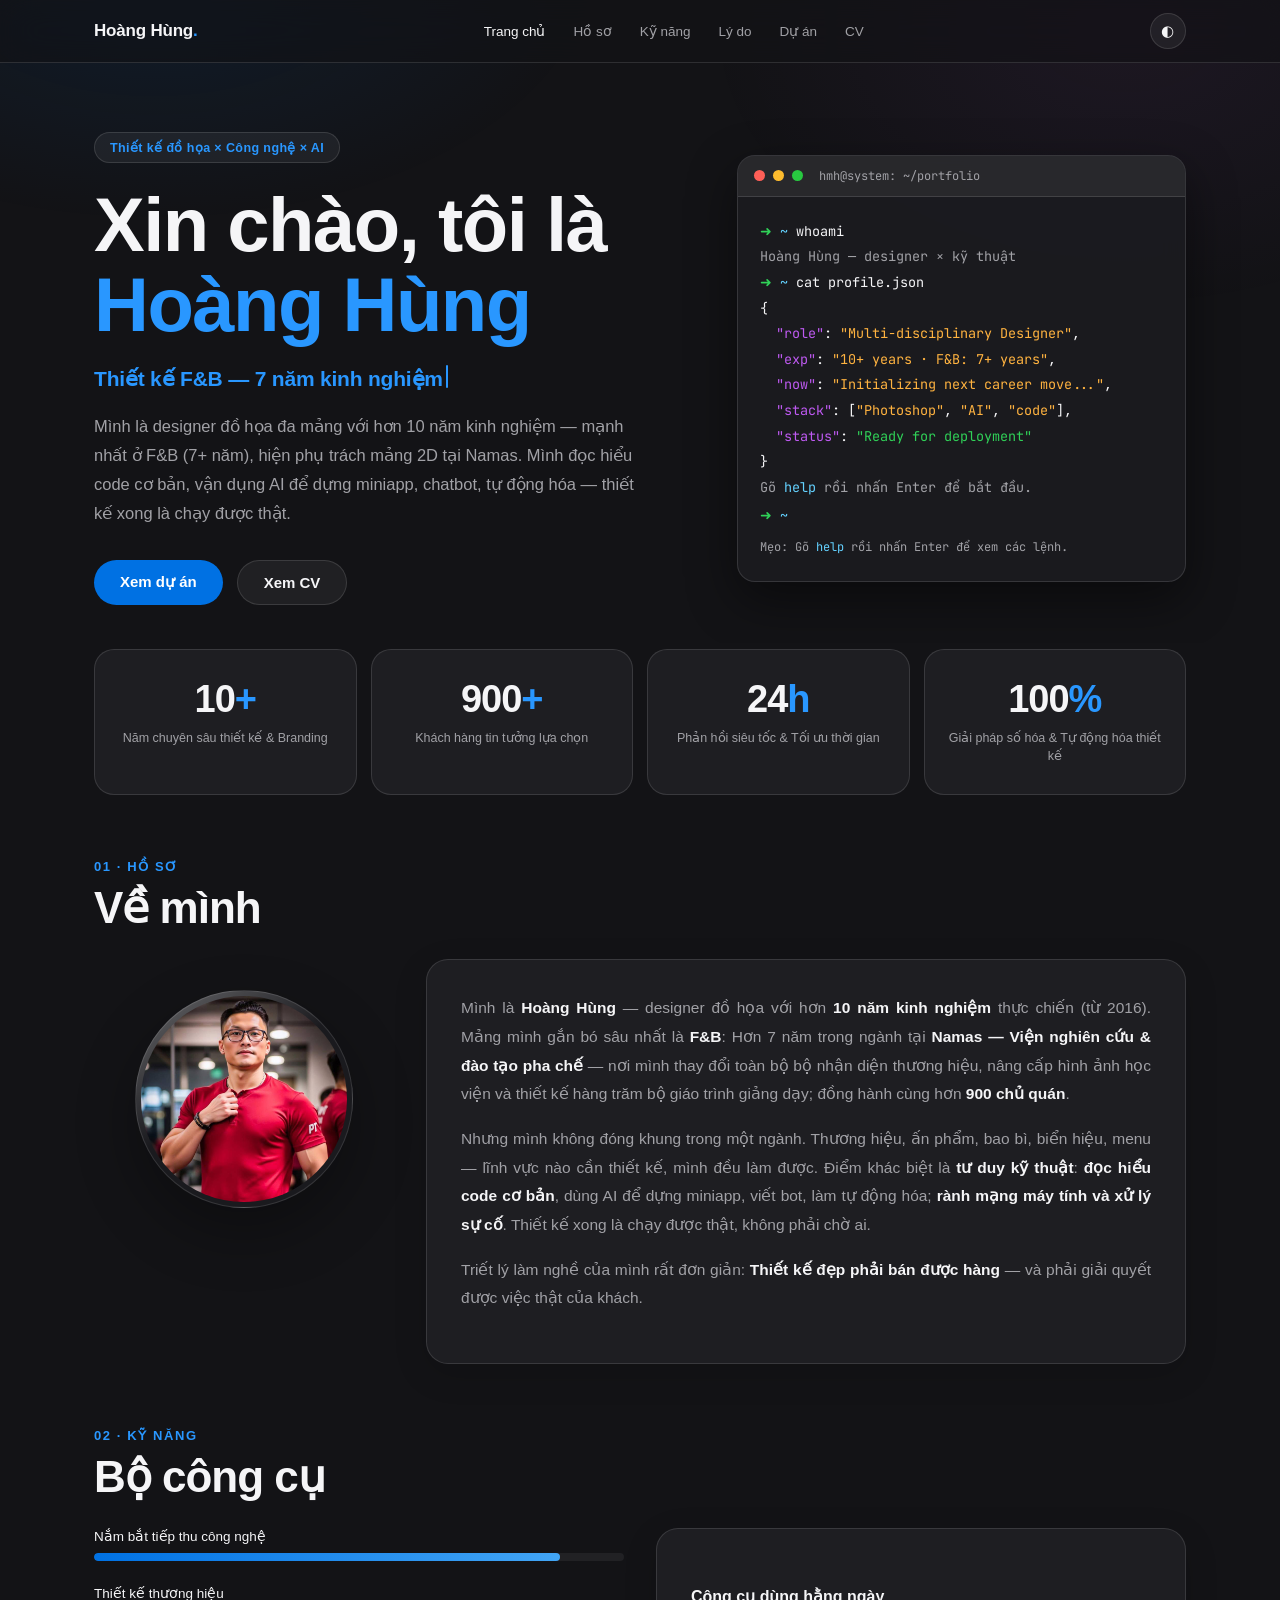
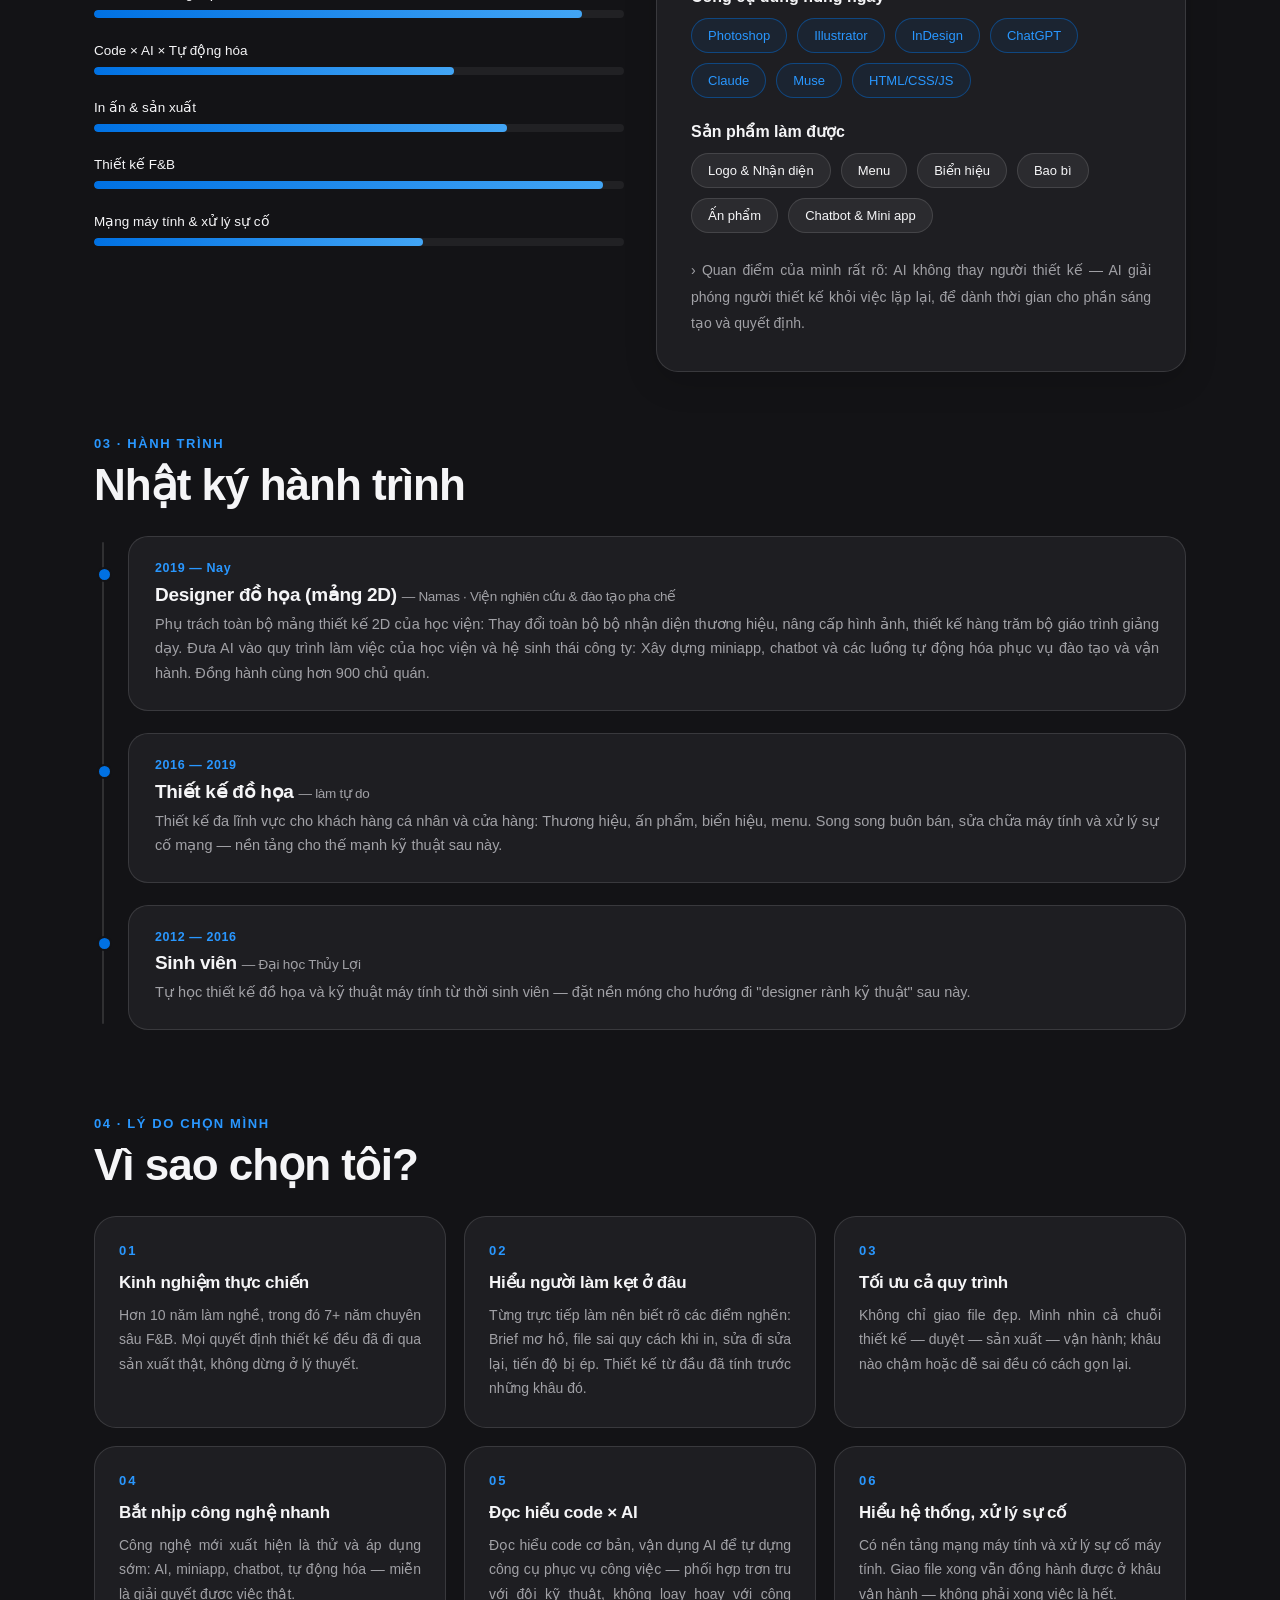
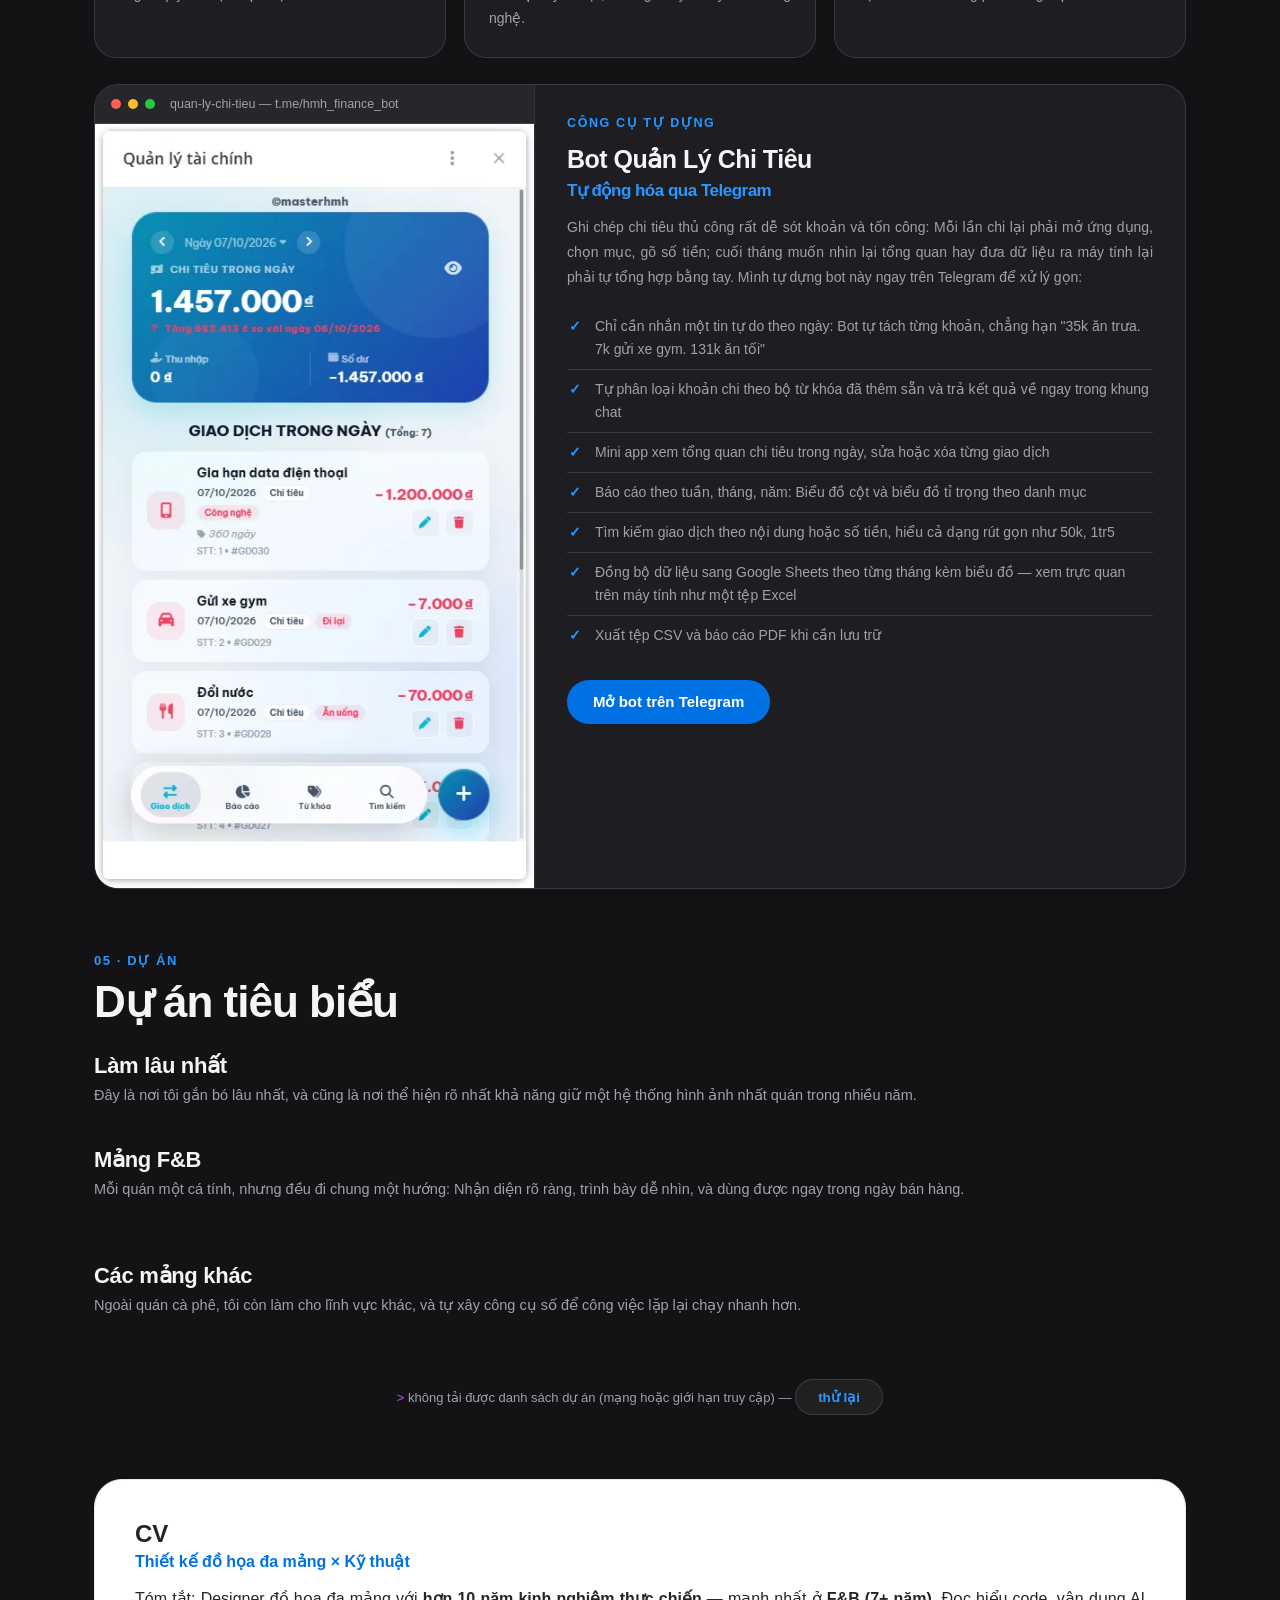
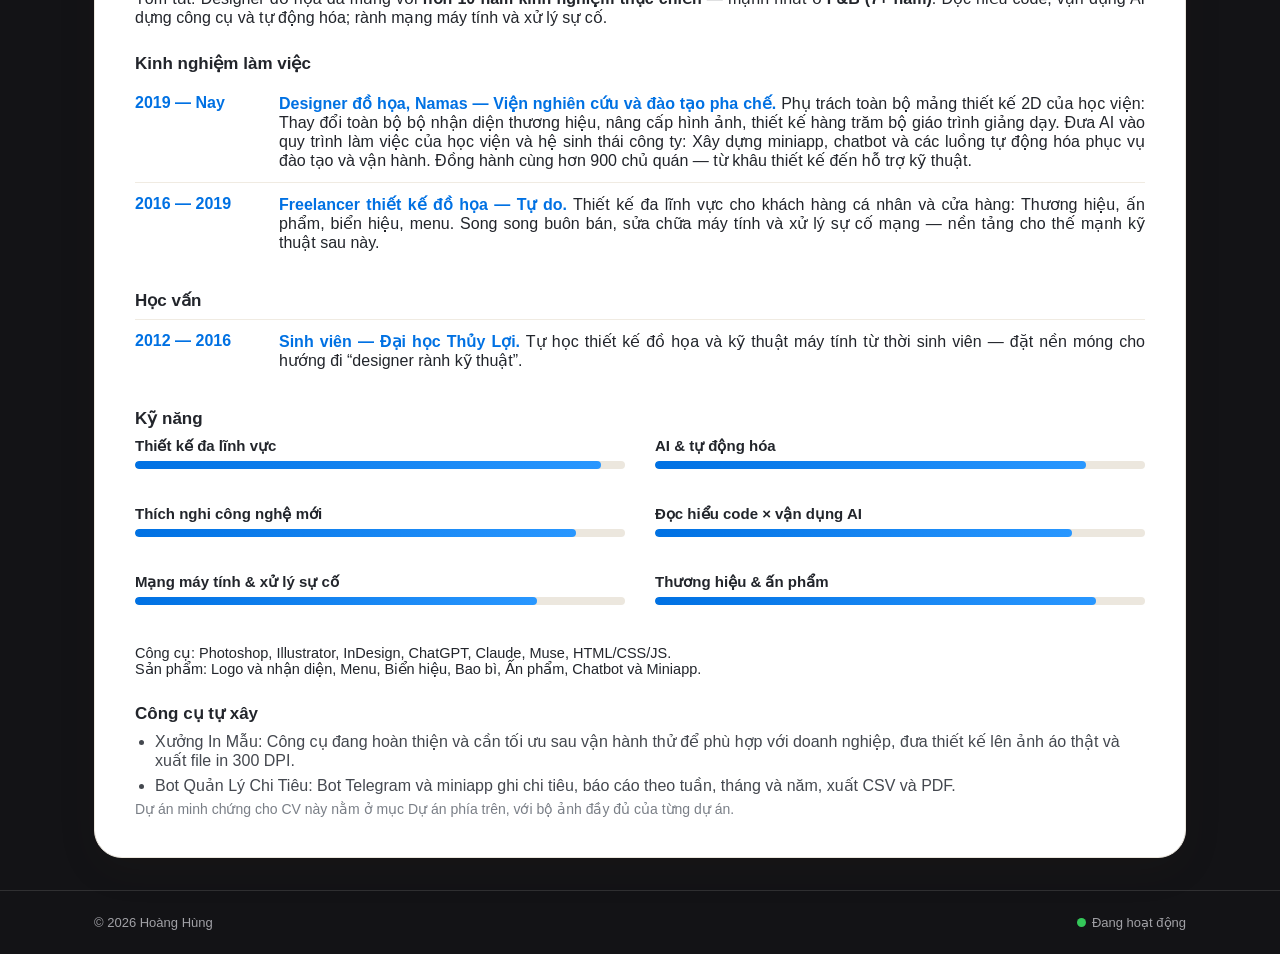
<file: storytelling.html>
<!DOCTYPE html>
<html lang="vi" data-theme="dark">
<head>
<meta charset="UTF-8">
<meta name="viewport" content="width=device-width, initial-scale=1, viewport-fit=cover">
<title>Hoàng Hùng — Portfolio</title>
<meta name="description" content="Hoàng Hùng — Designer đồ họa đa mảng, hơn 10 năm kinh nghiệm, mạnh nhất ở F&B (7+ năm). Thiết kế × Code × AI.">
<link rel="preconnect" href="https://fonts.googleapis.com">
<link rel="preconnect" href="https://fonts.gstatic.com" crossorigin>
<link href="https://fonts.googleapis.com/css2?family=JetBrains+Mono:wght@400;500;700&display=swap" rel="stylesheet">
<link rel="stylesheet" href="assets/style.css?v=53">
<link rel="stylesheet" href="assets/showcase.css?v=47">
<link rel="stylesheet" href="assets/avatar.css">
<script>try{history.scrollRestoration="manual"}catch(e){}</script>
<link rel="preconnect" href="https://raw.githubusercontent.com">
<link rel="preconnect" href="https://images.weserv.nl">
<link rel="icon" href="data:image/svg+xml,<svg xmlns='http://www.w3.org/2000/svg' viewBox='0 0 100 100'><rect width='100' height='100' rx='22' fill='%230071e3'/><text x='50' y='68' font-size='58' font-family='Arial' font-weight='700' fill='white' text-anchor='middle'>H</text></svg>">
<script>
/* Hợp nhất địa chỉ trang chủ về dạng gốc (Hùng chốt 20/10/2026): Ai mở
   địa chỉ có đuôi index.html sẽ được đưa ngay sang địa chỉ gốc cùng thư
   mục. Đoạn này phải đứng TRƯỚC mã Google Analytics để lượt xem chỉ ghi
   thống nhất tại một địa chỉ duy nhất. */
if (location.pathname.endsWith("/index.html")) {
  location.replace(location.pathname.slice(0, -"index.html".length) + location.search + location.hash);
}
</script>
<!-- Google Analytics -->
<script async src="https://www.googletagmanager.com/gtag/js?id=G-5QTHFLFE3H"></script>
<script>
  window.dataLayer = window.dataLayer || [];
  function gtag(){dataLayer.push(arguments);}
  gtag('js', new Date());
  gtag('config', 'G-5QTHFLFE3H');
</script>
<style>
.cv{background:#fff;border:1px solid #ece7de;border-radius:28px;padding:clamp(22px,4vw,40px);box-shadow:0 12px 40px rgba(60,50,30,.08);color:#22252b}
.cv h2{margin-bottom:4px}
.cv .role{color:#0071e3;font-weight:700;margin:0 0 18px}
.cv p{text-align:justify}
.cv h3{margin:26px 0 8px;font-size:17px}
.cv-skills{display:grid;grid-template-columns:1fr 1fr;gap:12px 30px;margin-top:8px}
.cv-skills .skill b{font-size:15px}
.cv-skills .bar{height:8px;background:#ece7de;border-radius:99px;overflow:hidden;margin-top:6px}
.cv-skills .bar i{display:block;height:100%;background:linear-gradient(90deg,#0071e3,#2997ff);border-radius:99px}
@media(max-width:640px){.cv-skills{grid-template-columns:1fr}}
.cv ul{margin:0;padding-left:20px;color:#44484f}
.cv li{margin:6px 0}
.job{display:grid;grid-template-columns:130px 1fr;gap:14px;padding:12px 0;border-top:1px solid #f0ebe2}
.job:first-of-type{border-top:0}
.job b{color:#0071e3}
.job p{margin:0}
.note{font-size:14px;color:#7a7f87;text-align:justify}
</style>
</head>
<body>



<!-- NAV -->
<nav>
  <div class="nav-in">
    <div class="logo">Hoàng Hùng<span class="dot">.</span></div>
    <ul class="nav-links">
      <li><a href="#home" class="active">Trang chủ</a></li>
      <li><a href="#about">Hồ sơ</a></li>
      <li><a href="#skills">Kỹ năng</a></li>
      <li><a href="#why">Lý do</a></li>
      <li><a href="#projects">Dự án</a></li>
            <li><a href="#cv">CV</a></li>
    </ul>
    <div class="nav-right">
      <button id="themeBtn" class="theme-btn" aria-label="Đổi chế độ sáng/tối">◐</button>
    </div>
  </div>
</nav>

<main>
<!-- ================= HERO ================= -->
<section id="home">
  <div class="wrap hero-grid">
    <div>
      <div class="tag rv">Thiết kế đồ họa × Công nghệ × AI</div>
      <h1 class="hero-title rv">Xin chào, tôi là<br><span class="hl">Hoàng Hùng</span></h1>
      <div class="hero-sub rv"><span id="typed"></span><span class="caret"></span></div>
      <p class="hero-desc rv">Mình là designer đồ họa đa mảng với hơn 10 năm kinh nghiệm — mạnh nhất ở F&B (7+ năm), hiện phụ trách mảng 2D tại Namas. Mình đọc hiểu code cơ bản, vận dụng AI để dựng miniapp, chatbot, tự động hóa — thiết kế xong là chạy được thật.</p>
      <div class="hero-btns rv">
        <a class="btn btn-primary" href="#projects">Xem dự án</a>
        <a class="btn btn-ghost" href="#cv">Xem CV</a>
      </div>
    </div>
    <div class="rv">
      <div class="terminal">
        <div class="term-bar"><i></i><i></i><i></i><span>hmh@system: ~/portfolio</span></div>
        <div class="term-body">
          <div><span class="t-green">➜</span> <span class="t-cyan">~</span> whoami</div>
          <div class="t-dim">Hoàng Hùng — designer × kỹ thuật</div>
          <div><span class="t-green">➜</span> <span class="t-cyan">~</span> cat profile.json</div>
          <div>{</div>
                    <div>&nbsp;&nbsp;<span class="t-mag">"role"</span>: <span class="t-amber">"Multi-disciplinary Designer"</span>,
          <div>&nbsp;&nbsp;<span class="t-mag">"exp"</span>: <span class="t-amber">"10+ years · F&B: 7+ years"</span>,</div>
          <div>&nbsp;&nbsp;<span class="t-mag">"now"</span>: <span class="t-amber">"Initializing next career move..."</span>,</div>
          <div>&nbsp;&nbsp;<span class="t-mag">"stack"</span>: [<span class="t-amber">"Photoshop"</span>, <span class="t-amber">"AI"</span>, <span class="t-amber">"code"</span>],</div>
          <div>&nbsp;&nbsp;<span class="t-mag">"status"</span>: <span class="t-green">"Ready for deployment"</span></div>
          <div>}</div>
          <div id="termIdle"><span class="t-green">➜</span> <span class="t-cyan">~</span> <span class="t-cursor">▊</span></div>
          <div id="termLive" hidden>
            <div id="termOut"></div>
            <div class="term-prompt"><span class="t-green">➜</span><span class="t-cyan">~</span><input id="termIn" type="text" autocomplete="off" autocapitalize="off" autocorrect="off" spellcheck="false" aria-label="Nhập lệnh terminal"></div>
          </div>
          <p class="term-hint t-dim" id="termHint" hidden>Mẹo: Gõ <span class="t-cyan">help</span> rồi nhấn Enter để xem các lệnh.</p>
        </div>
      </div>
    </div>
  </div>
</section>

<!-- ================= STATS ================= -->
<section class="stats-sec">
  <div class="wrap stats">
    <div class="stat rv"><div class="num"><span data-count="10">0</span><em>+</em></div><div class="lbl">Năm chuyên sâu thiết kế &amp; Branding</div></div>
    <div class="stat rv"><div class="num"><span data-count="900">0</span><em>+</em></div><div class="lbl">Khách hàng tin tưởng lựa chọn</div></div>
    <div class="stat rv"><div class="num"><span data-count="24">0</span><em>h</em></div><div class="lbl">Phản hồi siêu tốc &amp; Tối ưu thời gian</div></div>
    <div class="stat rv"><div class="num"><span data-count="100">0</span><em>%</em></div><div class="lbl">Giải pháp số hóa &amp; Tự động hóa thiết kế</div></div>
  </div>
  </section>

<!-- ================= ABOUT ================= -->
<section id="about">
  <div class="wrap">
    <div class="sec-head rv">
      <div class="kicker">01 · Hồ sơ</div>
      <h2>Về mình</h2>
    </div>
    <div class="about-grid">
      <div class="rv">
        <div class="avatar-frame">
          <div class="avatar-wrap"><div class="avatar-photo"></div></div>
        </div>
      </div>
      <div class="about-text rv">
        <div class="panel">
          <p>Mình là <b>Hoàng Hùng</b> — designer đồ họa với hơn <b>10 năm kinh nghiệm</b> thực chiến (từ 2016). Mảng mình gắn bó sâu nhất là <b>F&B</b>: Hơn 7 năm trong ngành tại <b>Namas — Viện nghiên cứu & đào tạo pha chế</b> — nơi mình thay đổi toàn bộ bộ nhận diện thương hiệu, nâng cấp hình ảnh học viện và thiết kế hàng trăm bộ giáo trình giảng dạy; đồng hành cùng hơn <b>900 chủ quán</b>.</p>
          <p>Nhưng mình không đóng khung trong một ngành. Thương hiệu, ấn phẩm, bao bì, biển hiệu, menu — lĩnh vực nào cần thiết kế, mình đều làm được. Điểm khác biệt là <b>tư duy kỹ thuật</b>: <b>đọc hiểu code cơ bản</b>, dùng AI để dựng miniapp, viết bot, làm tự động hóa; <b>rành mạng máy tính và xử lý sự cố</b>. Thiết kế xong là chạy được thật, không phải chờ ai.</p>
          <p>Triết lý làm nghề của mình rất đơn giản: <b>Thiết kế đẹp phải bán được hàng</b> — và phải giải quyết được việc thật của khách.</p>
          
        </div>
      </div>
    </div>
  </div>
</section>

<!-- ================= SKILLS ================= -->
<section id="skills">
  <div class="wrap">
    <div class="sec-head rv">
      <div class="kicker">02 · Kỹ năng</div>
      <h2>Bộ công cụ</h2>
    </div>
    <div class="skills-grid">
      <div class="rv">
        <div class="skill">
          <div class="row"><span>Nắm bắt tiếp thu công nghệ</span></div>
          <div class="bar"><i data-w="88"></i></div>
        </div>
        <div class="skill">
          <div class="row"><span>Thiết kế thương hiệu</span></div>
          <div class="bar"><i data-w="92"></i></div>
        </div>
        <div class="skill">
          <div class="row"><span>Code × AI × Tự động hóa</span></div>
          <div class="bar"><i data-w="68"></i></div>
        </div>
        <div class="skill">
          <div class="row"><span>In ấn &amp; sản xuất</span></div>
          <div class="bar"><i data-w="78"></i></div>
        </div>
        <div class="skill">
          <div class="row"><span>Thiết kế F&amp;B</span></div>
          <div class="bar"><i data-w="96"></i></div>
        </div>
        <div class="skill">
          <div class="row"><span>Mạng máy tính &amp; xử lý sự cố</span></div>
          <div class="bar"><i data-w="62"></i></div>
        </div>
      </div>
      <div class="rv">
        <div class="panel" style="height:100%">
          <h3 class="c-h3">Công cụ dùng hằng ngày</h3>
          <div class="chips">
            <span class="chip hot">Photoshop</span>
            <span class="chip hot">Illustrator</span>
            <span class="chip hot">InDesign</span>
            <span class="chip hot">ChatGPT</span>
            <span class="chip hot">Claude</span>
            <span class="chip hot">Muse</span>
            <span class="chip hot">HTML/CSS/JS</span>
          </div>
          <h3 class="c-h3">Sản phẩm làm được</h3>
          <div class="chips">
            <span class="chip">Logo &amp; Nhận diện</span>
            <span class="chip">Menu</span>
            <span class="chip">Biển hiệu</span>
            <span class="chip">Bao bì</span>
            <span class="chip">Ấn phẩm</span>
            <span class="chip">Chatbot &amp; Mini app</span>
          </div>
          <p style="font-size:14px;color:var(--dim);margin-top:24px;line-height:1.9;text-align:justify">
            › Quan điểm của mình rất rõ: AI không thay người thiết kế — AI giải phóng người thiết kế khỏi việc lặp lại, để dành thời gian cho phần sáng tạo và quyết định.
          </p>
        </div>
      </div>
    </div>

  </div>
</section>

<!-- ================= JOURNEY ================= -->
<section id="journey">
  <div class="wrap">
    <div class="sec-head rv">
      <div class="kicker">03 · Hành trình</div>
      <h2>Nhật ký hành trình</h2>
    </div>
    <div class="timeline">
      <div class="t-item rv">
        <div class="date">2019 — Nay</div>
        <h3>Designer đồ họa (mảng 2D) <span>— Namas · Viện nghiên cứu & đào tạo pha chế</span></h3>
        <p>Phụ trách toàn bộ mảng thiết kế 2D của học viện: Thay đổi toàn bộ bộ nhận diện thương hiệu, nâng cấp hình ảnh, thiết kế hàng trăm bộ giáo trình giảng dạy. Đưa AI vào quy trình làm việc của học viện và hệ sinh thái công ty: Xây dựng miniapp, chatbot và các luồng tự động hóa phục vụ đào tạo và vận hành. Đồng hành cùng hơn 900 chủ quán.</p>
      </div>
      <div class="t-item rv">
        <div class="date">2016 — 2019</div>
        <h3>Thiết kế đồ họa <span>— làm tự do</span></h3>
        <p>Thiết kế đa lĩnh vực cho khách hàng cá nhân và cửa hàng: Thương hiệu, ấn phẩm, biển hiệu, menu. Song song buôn bán, sửa chữa máy tính và xử lý sự cố mạng — nền tảng cho thế mạnh kỹ thuật sau này.</p>
      </div>
      <div class="t-item rv">
        <div class="date">2012 — 2016</div>
        <h3>Sinh viên <span>— Đại học Thủy Lợi</span></h3>
        <p>Tự học thiết kế đồ họa và kỹ thuật máy tính từ thời sinh viên — đặt nền móng cho hướng đi "designer rành kỹ thuật" sau này.</p>
      </div>
    </div>
  </div>
</section>

<!-- ================= WHY ME ================= -->
<section id="why">
  <div class="wrap">
    <div class="sec-head rv">
      <div class="kicker">04 · Lý do chọn mình</div>
      <h2>Vì sao chọn tôi?</h2>
    </div>
    <div class="why-grid">
      <div class="why-card rv">
        <div class="why-num">01</div>
        <h3>Kinh nghiệm thực chiến</h3>
        <p>Hơn 10 năm làm nghề, trong đó 7+ năm chuyên sâu F&amp;B. Mọi quyết định thiết kế đều đã đi qua sản xuất thật, không dừng ở lý thuyết.</p>
      </div>
      <div class="why-card rv">
        <div class="why-num">02</div>
        <h3>Hiểu người làm kẹt ở đâu</h3>
        <p>Từng trực tiếp làm nên biết rõ các điểm nghẽn: Brief mơ hồ, file sai quy cách khi in, sửa đi sửa lại, tiến độ bị ép. Thiết kế từ đầu đã tính trước những khâu đó.</p>
      </div>
      <div class="why-card rv">
        <div class="why-num">03</div>
        <h3>Tối ưu cả quy trình</h3>
        <p>Không chỉ giao file đẹp. Mình nhìn cả chuỗi thiết kế — duyệt — sản xuất — vận hành; khâu nào chậm hoặc dễ sai đều có cách gọn lại.</p>
      </div>
      <div class="why-card rv">
        <div class="why-num">04</div>
        <h3>Bắt nhịp công nghệ nhanh</h3>
        <p>Công nghệ mới xuất hiện là thử và áp dụng sớm: AI, miniapp, chatbot, tự động hóa — miễn là giải quyết được việc thật.</p>
      </div>
      <div class="why-card rv">
        <div class="why-num">05</div>
        <h3>Đọc hiểu code × AI</h3>
        <p>Đọc hiểu code cơ bản, vận dụng AI để tự dựng công cụ phục vụ công việc — phối hợp trơn tru với đội kỹ thuật, không loay hoay với công nghệ.</p>
      </div>
      <div class="why-card rv">
        <div class="why-num">06</div>
        <h3>Hiểu hệ thống, xử lý sự cố</h3>
        <p>Có nền tảng mạng máy tính và xử lý sự cố máy tính. Giao file xong vẫn đồng hành được ở khâu vận hành — không phải xong việc là hết.</p>
      </div>
    </div>

    <div class="showcase rv">
      <div class="show-frame">
        <div class="show-bar"><i></i><i></i><i></i><span>quan-ly-chi-tieu — t.me/hmh_finance_bot</span></div>
        <div class="show-img show-img-bot" role="img" aria-label="Màn hình mini app quản lý chi tiêu trong Telegram"></div>
      </div>
      <div class="show-info">
        <div class="show-tag">Công cụ tự dựng</div>
        <h3>Bot Quản Lý Chi Tiêu <span>Tự động hóa qua Telegram</span></h3>
        <p class="show-problem">Ghi chép chi tiêu thủ công rất dễ sót khoản và tốn công: Mỗi lần chi lại phải mở ứng dụng, chọn mục, gõ số tiền; cuối tháng muốn nhìn lại tổng quan hay đưa dữ liệu ra máy tính lại phải tự tổng hợp bằng tay. Mình tự dựng bot này ngay trên Telegram để xử lý gọn:</p>
        <ul class="show-list">
          <li>Chỉ cần nhắn một tin tự do theo ngày: Bot tự tách từng khoản, chẳng hạn "35k ăn trưa. 7k gửi xe gym. 131k ăn tối"</li>
          <li>Tự phân loại khoản chi theo bộ từ khóa đã thêm sẵn và trả kết quả về ngay trong khung chat</li>
          <li>Mini app xem tổng quan chi tiêu trong ngày, sửa hoặc xóa từng giao dịch</li>
          <li>Báo cáo theo tuần, tháng, năm: Biểu đồ cột và biểu đồ tỉ trọng theo danh mục</li>
          <li>Tìm kiếm giao dịch theo nội dung hoặc số tiền, hiểu cả dạng rút gọn như 50k, 1tr5</li>
          <li>Đồng bộ dữ liệu sang Google Sheets theo từng tháng kèm biểu đồ — xem trực quan trên máy tính như một tệp Excel</li>
          <li>Xuất tệp CSV và báo cáo PDF khi cần lưu trữ</li>
        </ul>
        <a class="btn btn-primary" href="https://t.me/hmh_finance_bot" target="_blank" rel="noopener">Mở bot trên Telegram</a>
      </div>
    </div>
  </div>
</section>

<!-- ================= PROJECTS ================= -->
<section id="projects">
  <div class="wrap">
    <div class="sec-head rv">
      <div class="kicker">05 · Dự án</div>
      <h2>Dự án tiêu biểu</h2>
    </div>
    <h3 class="proj-group-title" style="margin-top:0">Làm lâu nhất</h3>
    <p class="proj-group-sub">Đây là nơi tôi gắn bó lâu nhất, và cũng là nơi thể hiện rõ nhất khả năng giữ một hệ thống hình ảnh nhất quán trong nhiều năm.</p>
    <div id="proj-namas"></div>
    <h3 class="proj-group-title">Mảng F&amp;B</h3>
    <p class="proj-group-sub">Mỗi quán một cá tính, nhưng đều đi chung một hướng: Nhận diện rõ ràng, trình bày dễ nhìn, và dùng được ngay trong ngày bán hàng.</p>
    <div class="proj-grid" id="proj-grid-main"></div>
    <h3 class="proj-group-title">Các mảng khác</h3>
    <p class="proj-group-sub">Ngoài quán cà phê, tôi còn làm cho lĩnh vực khác, và tự xây công cụ số để công việc lặp lại chạy nhanh hơn.</p>
    <div class="proj-grid" id="proj-grid-extra"></div>
    <p id="proj-empty" class="rv" style="text-align:center;margin-top:44px;font-size:13px;color:var(--dim)" hidden>
      <span class="t-green">></span> chưa có dự án nào — thêm thư mục vào <span class="t-cyan">projects/</span> là web tự hiện
    </p>
    <p id="proj-error" class="rv" style="text-align:center;margin-top:44px;font-size:13px;color:var(--dim)" hidden>
      <span class="t-mag">></span> không tải được danh sách dự án (mạng hoặc giới hạn truy cập) —
      <button id="proj-retry" class="retry-btn">thử lại</button>
    </p>
  </div>
</section>

<!-- ================= CONTACT ================= -->
<section id="cv">
<div class="wrap">
<div class="cv">
<h2>CV</h2>
<p class="role">Thiết kế đồ họa đa mảng × Kỹ thuật</p>
<p>Tóm tắt: Designer đồ họa đa mảng với <b>hơn 10 năm kinh nghiệm thực chiến</b> — mạnh nhất ở <b>F&amp;B (7+ năm)</b>. Đọc hiểu code, vận dụng AI dựng công cụ và tự động hóa; rành mạng máy tính và xử lý sự cố.</p>

<h3>Kinh nghiệm làm việc</h3>
<div class="job"><b>2019 — Nay</b><p><b>Designer đồ họa, Namas — Viện nghiên cứu và đào tạo pha chế.</b> Phụ trách toàn bộ mảng thiết kế 2D của học viện: Thay đổi toàn bộ bộ nhận diện thương hiệu, nâng cấp hình ảnh, thiết kế hàng trăm bộ giáo trình giảng dạy. Đưa AI vào quy trình làm việc của học viện và hệ sinh thái công ty: Xây dựng miniapp, chatbot và các luồng tự động hóa phục vụ đào tạo và vận hành. Đồng hành cùng hơn 900 chủ quán — từ khâu thiết kế đến hỗ trợ kỹ thuật.</p></div>
<div class="job"><b>2016 — 2019</b><p><b>Freelancer thiết kế đồ họa — Tự do.</b> Thiết kế đa lĩnh vực cho khách hàng cá nhân và cửa hàng: Thương hiệu, ấn phẩm, biển hiệu, menu. Song song buôn bán, sửa chữa máy tính và xử lý sự cố mạng — nền tảng cho thế mạnh kỹ thuật sau này.</p></div>

<h3>Học vấn</h3>
<div class="job"><b>2012 — 2016</b><p><b>Sinh viên — Đại học Thủy Lợi.</b> Tự học thiết kế đồ họa và kỹ thuật máy tính từ thời sinh viên — đặt nền móng cho hướng đi “designer rành kỹ thuật”.</p></div>

<h3>Kỹ năng</h3>
<div class="cv-skills">
<div class="skill"><b>Thiết kế đa lĩnh vực</b><div class="bar"><i style="width:95%"></i></div></div>
<div class="skill"><b>AI &amp; tự động hóa</b><div class="bar"><i style="width:88%"></i></div></div>
<div class="skill"><b>Thích nghi công nghệ mới</b><div class="bar"><i style="width:90%"></i></div></div>
<div class="skill"><b>Đọc hiểu code × vận dụng AI</b><div class="bar"><i style="width:85%"></i></div></div>
<div class="skill"><b>Mạng máy tính &amp; xử lý sự cố</b><div class="bar"><i style="width:82%"></i></div></div>
<div class="skill"><b>Thương hiệu &amp; ấn phẩm</b><div class="bar"><i style="width:90%"></i></div></div>
</div>
<p style="margin-top:16px;font-size:14.5px;text-align:justify">Công cụ: Photoshop, Illustrator, InDesign, ChatGPT, Claude, Muse, HTML/CSS/JS.</p>
<p style="font-size:14.5px;text-align:justify">Sản phẩm: Logo và nhận diện, Menu, Biển hiệu, Bao bì, Ấn phẩm, Chatbot và Miniapp.</p>

<h3>Công cụ tự xây</h3>
<ul>
<li>Xưởng In Mẫu: Công cụ đang hoàn thiện và cần tối ưu sau vận hành thử để phù hợp với doanh nghiệp, đưa thiết kế lên ảnh áo thật và xuất file in 300 DPI.</li>
<li>Bot Quản Lý Chi Tiêu: Bot Telegram và miniapp ghi chi tiêu, báo cáo theo tuần, tháng và năm, xuất CSV và PDF.</li>
</ul>

<p class="note">Dự án minh chứng cho CV này nằm ở mục Dự án phía trên, với bộ ảnh đầy đủ của từng dự án.</p>
</div>
</div>
</section>
</main>

<footer>
  <div class="wrap">
    <div>© 2026 Hoàng Hùng</div>
    <div><span class="status-dot"></span>Đang hoạt động</div>
  </div>
</footer>

<!-- Modal case study -->
<div class="modal" id="modal" aria-hidden="true">
  <div class="sheet" role="dialog" aria-modal="true">
    <button class="sheet-close" id="mClose" aria-label="Đóng">✕</button>
    <h3 id="mTitle" class="sheet-title"></h3>
    <div id="mCase"></div>
    <div id="mBody" class="sheet-grid"></div>
  </div>
</div>

<!-- Lightbox -->
<div class="lightbox" id="lightbox" aria-hidden="true">
  <button class="sheet-close" id="lbClose" aria-label="Đóng">✕</button>
  <button class="lb-nav" id="lbPrev" aria-label="Trước">‹</button>
  <img id="lbImg" alt="">
  <button class="lb-nav" id="lbNext" aria-label="Sau">›</button>
</div>

<script src="assets/app.js?v=48"></script>
<script>
/* Ban storytelling khong co thong tin lien lac: chan lenh contact/cv cua terminal. */
document.addEventListener("keydown", function(e){
  if (e.key !== "Enter") return;
  var input = document.getElementById("termIn");
  if (!input || document.activeElement !== input) return;
  var cmd = input.value.trim().toLowerCase().split(/\s+/)[0];
  if (cmd !== "contact" && cmd !== "cv") return;
  e.stopPropagation();
  var out = document.getElementById("termOut");
  var live = document.getElementById("termLive");
  var body = live ? live.closest(".term-body") : null;
  function line(html){
    var d = document.createElement("div");
    d.innerHTML = html;
    out.appendChild(d);
    if (body) body.scrollTop = body.scrollHeight;
  }
  line('<span class="t-green">\u279c</span> <span class="t-cyan">~</span> ' + cmd);
  if (cmd === "contact") line("Trang này không kèm thông tin liên lạc. Bạn có thể xem CV và dự án phía dưới.");
  else { line("Cuộn xuống mục CV phía dưới."); document.getElementById("cv").scrollIntoView({behavior:"smooth"}); }
  input.value = "";
}, true);
</script>
<script>
/* Chuong bao mo trang: Gui tin hieu ve bot thong ke khi co nguoi mo trang (moi phien trinh duyet 1 lan cho moi trang). */
(function(){try{
var k="hmh-ping:"+location.pathname;
if(sessionStorage.getItem(k))return;
sessionStorage.setItem(k,"1");
var ua=navigator.userAgent||"";
var d=/iPad|Tablet|Android(?!.*Mobile)/i.test(ua)?"M\u00e1y t\u00ednh b\u1ea3ng":(/Mobi|iPhone|Android/i.test(ua)?"\u0110i\u1ec7n tho\u1ea1i":"M\u00e1y t\u00ednh");
var os=/iPhone|iPad|iPod/i.test(ua)?"iOS":(/Android/i.test(ua)?"Android":(/Windows/i.test(ua)?"Windows":(/Macintosh|Mac OS/i.test(ua)?"macOS":(/Linux/i.test(ua)?"Linux":""))));
var u="https://script.google.com/macros/s/AKfycbyiLUGKqiCuNImBB0P9ojJIDjW3mey-O3OAzUVJnj5iIOvjXeOPHQ7wi2rpK4ST3lmIRg/exec?ping=1&k=hmh-ping-2026&p="+encodeURIComponent(location.pathname)+"&d="+encodeURIComponent(d+(os?" ("+os+")":""));
try{if(window.self!==window.top&&window.parent.document.getElementById("os-desk"))u+="&via=os";}catch(e){}
if(window.fetch){fetch(u,{mode:"no-cors",keepalive:true}).catch(function(){});}
}catch(e){}})();
</script>
</body>
</html>
</file>
<file: assets/style.css>
/* ============ HOÀNG HÙNG — PORTFOLIO PHONG CÁCH OS (2026-10-14) ============ */
:root{
  --bg:#131316; --bg2:#1a1a1e; --panel:#1e1e22;
  --accent:#2997ff; --accent-solid:#0071e3;
  --green:#30d158; --cyan:#64d2ff; --mag:#bf5af2; --amber:#ffb340;
  --text:#f5f5f7; --dim:#a1a1a6; --line:rgba(255,255,255,.12);
  --soft:rgba(255,255,255,.06);
  --shadow:0 18px 50px rgba(0,0,0,.45);
  --mono:'JetBrains Mono',ui-monospace,'SF Mono',monospace;
  --disp:-apple-system,BlinkMacSystemFont,'SF Pro Display','SF Pro Text','Helvetica Neue','Segoe UI',Arial,sans-serif;
}
[data-theme="light"]{
  --bg:#f5f5f7; --bg2:#ececf0; --panel:#ffffff;
  --accent:#0071e3; --accent-solid:#0071e3;
  --green:#248a3d; --cyan:#0071e3; --mag:#8944ab; --amber:#b25000;
  --text:#1d1d1f; --dim:#6e6e73; --line:rgba(0,0,0,.09);
  --soft:rgba(0,0,0,.04);
  --shadow:0 18px 50px rgba(0,0,0,.10);
}
*{margin:0;padding:0;box-sizing:border-box}
html{scroll-behavior:smooth;scroll-padding-top:76px}
body{background:var(--bg);color:var(--text);font-family:var(--disp);overflow-x:hidden;transition:background .35s,color .35s;-webkit-font-smoothing:antialiased}
::selection{background:var(--accent-solid);color:#fff}
::-webkit-scrollbar{width:10px}
::-webkit-scrollbar-track{background:var(--bg)}
::-webkit-scrollbar-thumb{background:rgba(140,140,150,.45);border-radius:6px;border:2px solid var(--bg)}

/* ---------- layout ---------- */
main{position:relative;z-index:2}
.wrap{max-width:1140px;margin:0 auto;padding:0 24px}
section{padding:32px 0;position:relative}
.stats-sec{padding-top:6px}

/* ---------- nav ---------- */
nav{position:fixed;top:0;left:0;right:0;z-index:50;
  backdrop-filter:blur(18px) saturate(1.6);-webkit-backdrop-filter:blur(18px) saturate(1.6);
  background:rgba(19,19,22,.72);border-bottom:1px solid var(--line)}
[data-theme="light"] nav{background:rgba(245,245,247,.75)}
.nav-in{max-width:1140px;margin:0 auto;padding:13px 24px;display:flex;align-items:center;justify-content:space-between}
.logo{font-weight:700;font-size:17px;letter-spacing:-.2px}
.logo .dot{color:var(--accent)}
.nav-links{display:flex;gap:28px;list-style:none}
.nav-links a{font-size:13.5px;color:var(--dim);text-decoration:none;transition:color .25s}
.nav-links a:hover,.nav-links a.active{color:var(--text)}
.nav-right{display:flex;align-items:center;gap:14px}
.theme-btn{width:36px;height:36px;border-radius:50%;border:1px solid var(--line);background:var(--soft);color:var(--text);font-size:15px;cursor:pointer;transition:border-color .2s,transform .2s}
.theme-btn:hover{border-color:var(--accent);transform:scale(1.06)}
@media(max-width:760px){.nav-links{display:none}}

/* ---------- hero ---------- */
#home{display:flex;align-items:center;padding:132px 0 38px;position:relative;overflow:hidden}
#home::before{content:"";position:absolute;inset:0;pointer-events:none;
  -webkit-mask-image:linear-gradient(180deg,#000 52%,transparent 97%);mask-image:linear-gradient(180deg,#000 52%,transparent 97%);
  background:radial-gradient(720px 420px at 12% -6%,rgba(0,113,227,.11),transparent 62%),
             radial-gradient(680px 460px at 88% 4%,rgba(191,90,242,.06),transparent 62%)}
[data-theme="light"] #home::before{
  background:radial-gradient(720px 420px at 12% -6%,rgba(0,113,227,.10),transparent 62%),
             radial-gradient(680px 460px at 88% 4%,rgba(191,90,242,.07),transparent 62%)}
#home .wrap{position:relative;z-index:1}
.hero-grid{display:grid;grid-template-columns:1.15fr .85fr;gap:36px;align-items:center;width:100%}
@media(max-width:900px){.hero-grid{grid-template-columns:1fr}}
.tag{font-size:12.5px;font-weight:600;color:var(--accent);border:1px solid var(--line);display:inline-block;padding:7px 15px;border-radius:980px;letter-spacing:.4px;margin-bottom:22px;background:var(--soft)}
h1.hero-title{font-size:clamp(42px,6.6vw,76px);font-weight:700;line-height:1.05;letter-spacing:-1.5px}
h1 .hl{color:var(--accent)}
h1.hero-title .hl{white-space:nowrap}
.hero-sub{color:var(--accent);font-size:clamp(16px,2.2vw,21px);font-weight:600;margin:20px 0 14px;min-height:1.6em;letter-spacing:-.2px}
.hero-sub .caret{display:inline-block;width:2.5px;height:1.12em;background:var(--accent);vertical-align:-2px;margin-left:3px;animation:blink 1.05s steps(1) infinite;border-radius:2px}
@keyframes blink{50%{opacity:0}}
.hero-desc{color:var(--dim);font-size:16.5px;line-height:1.75;max-width:540px}
.hero-btns{display:flex;gap:14px;margin-top:32px;flex-wrap:wrap}
.btn{font-size:15px;font-weight:600;text-decoration:none;padding:13px 26px;border-radius:980px;transition:transform .2s,box-shadow .2s,background .2s;display:inline-block}
.btn-primary{background:var(--accent-solid);color:#fff}
.btn-primary:hover{transform:translateY(-2px);box-shadow:0 12px 28px rgba(0,113,227,.35)}
.btn-ghost{border:1px solid var(--line);color:var(--text);background:var(--soft)}
.btn-ghost:hover{border-color:var(--accent);color:var(--accent)}

/* terminal card — vỏ cửa sổ kiểu hệ điều hành */
.terminal{background:rgba(28,28,32,.88);border:1px solid var(--line);border-radius:18px;overflow:hidden;
  box-shadow:var(--shadow);font-family:var(--mono);font-size:13.5px;backdrop-filter:blur(12px);-webkit-backdrop-filter:blur(12px)}
[data-theme="light"] .terminal{background:rgba(255,255,255,.92);box-shadow:0 24px 60px rgba(30,60,100,.14)}
.term-bar{display:flex;align-items:center;gap:8px;padding:12px 16px;background:var(--soft);border-bottom:1px solid var(--line)}
.term-bar i{width:11px;height:11px;border-radius:50%;display:block}
.term-bar i:nth-child(1){background:#ff5f57}.term-bar i:nth-child(2){background:#febc2e}.term-bar i:nth-child(3){background:#28c840}
.term-bar span{margin-left:8px;color:var(--dim);font-size:12px}
.term-body{padding:22px;line-height:1.9;max-height:400px;overflow-y:auto}
.t-green{color:var(--green)}.t-cyan{color:var(--cyan)}.t-dim{color:var(--dim)}.t-mag{color:var(--mag)}.t-amber{color:var(--amber)}
.t-cursor{display:inline-block;animation:blink 1s steps(1) infinite;color:var(--green);font-weight:700}
.term-prompt{display:flex;align-items:center;gap:8px;margin-top:2px;cursor:text}
#termIn{flex:1;min-width:0;background:transparent;border:0;outline:0;padding:0;color:var(--text);font:inherit;caret-color:var(--green)}
#termOut>div{white-space:pre-wrap;word-break:break-word}
.term-hint{margin:8px 0 0;font-size:12px}

/* ---------- card dự án nghiêng 3D theo chuột ---------- */
@media (hover:hover) and (pointer:fine){
  .proj.tilting{transition:transform .1s ease-out,box-shadow .25s ease}
  .proj.tilting::after{content:"";position:absolute;inset:0;z-index:2;pointer-events:none;
    background:radial-gradient(520px circle at var(--gx,50%) var(--gy,50%),rgba(255,255,255,.10),transparent 46%)}
}

/* ---------- section headers ---------- */
.sec-head{margin-bottom:26px}
.sec-head .kicker{color:var(--accent);font-size:13px;font-weight:600;letter-spacing:1.6px;text-transform:uppercase}
.sec-head h2{font-size:clamp(30px,4vw,44px);margin-top:8px;font-weight:700;letter-spacing:-1px}
.sec-head p{color:var(--dim);margin-top:10px;font-size:14px}

/* ---------- stats ---------- */
.stats{display:grid;grid-template-columns:repeat(4,1fr);gap:14px}
@media(max-width:760px){.stats{grid-template-columns:repeat(2,1fr)}}
.stat{background:var(--panel);border:1px solid var(--line);padding:28px 20px;text-align:center;border-radius:20px;
  transition:transform .25s,box-shadow .25s}
.stat:hover{transform:translateY(-5px);box-shadow:var(--shadow)}
.stat .num{font-size:38px;font-weight:700;color:var(--text);letter-spacing:-1px}
.stat .num em{font-style:normal;color:var(--accent)}
.stat .lbl{font-size:12.5px;color:var(--dim);margin-top:8px;line-height:1.5}

/* ---------- panels ---------- */
.panel{background:var(--panel);border:1px solid var(--line);padding:34px;position:relative;border-radius:22px;box-shadow:0 10px 34px rgba(0,0,0,.14)}

/* ---------- about ---------- */
.about-grid{display:grid;grid-template-columns:300px 1fr;gap:32px;align-items:start}
@media(max-width:860px){.about-grid{grid-template-columns:1fr}}
.avatar-frame{position:relative;width:280px;max-width:78vw;aspect-ratio:1;margin:0 auto;display:flex;align-items:center;justify-content:center}
.avatar-wrap{width:78%;aspect-ratio:1;border-radius:50%;padding:5px;position:relative;z-index:2;
  background:linear-gradient(145deg,rgba(255,255,255,.35),rgba(255,255,255,0) 45%),var(--bg2);
  border:1px solid var(--line);box-shadow:0 24px 60px rgba(0,0,0,.30)}
.avatar-wrap .avatar-photo{width:100%;height:100%;border-radius:50%}
.about-text p{color:var(--dim);line-height:1.85;margin-bottom:16px;font-size:15.5px;text-align:justify}
.about-text p b{color:var(--text)}
.info-list{list-style:none;font-size:13.5px;margin-top:22px;display:grid;grid-template-columns:1fr 1fr;gap:12px}
@media(max-width:560px){.info-list{grid-template-columns:1fr}}
.info-list li{color:var(--dim)}
.info-list li span{color:var(--green)}
.info-list li a{color:var(--accent);text-decoration:none}
.info-list li a:hover{text-decoration:underline}

/* ---------- skills ---------- */
.skills-grid{display:grid;grid-template-columns:1fr 1fr;gap:32px}
@media(max-width:860px){.skills-grid{grid-template-columns:1fr}}
.skill{margin-bottom:24px}
.skill .row{display:flex;justify-content:space-between;font-size:13.5px;font-weight:500;margin-bottom:9px}
.bar{height:8px;background:var(--soft);border-radius:99px;position:relative;overflow:hidden}
.bar i{position:absolute;inset:0;background:linear-gradient(90deg,var(--accent-solid),#42a5f5);width:0;transition:width 1.4s cubic-bezier(.2,.8,.2,1);border-radius:99px}
.c-h3{font-size:16px;font-weight:700;margin:24px 0 12px;color:var(--text)}
.chips{display:flex;flex-wrap:wrap;gap:10px;margin-top:8px}
.chip{font-size:13px;padding:9px 16px;border:1px solid var(--line);color:var(--text);background:var(--soft);border-radius:980px;transition:all .25s}
.chip:hover{border-color:var(--accent);color:var(--accent);transform:translateY(-2px)}
.chip.hot{border-color:rgba(0,113,227,.45);color:var(--accent);background:rgba(0,113,227,.08)}

/* ---------- timeline ---------- */
.timeline{position:relative;margin-top:10px;padding-left:34px}
.timeline::before{content:'';position:absolute;left:8px;top:6px;bottom:6px;width:2px;background:var(--line);border-radius:2px}
.t-item{position:relative;margin-bottom:22px;padding:24px 26px;background:var(--panel);border:1px solid var(--line);border-radius:20px}
.t-item::before{content:'';position:absolute;left:-32px;top:30px;width:11px;height:11px;background:var(--accent-solid);border:2.5px solid var(--bg);border-radius:50%}
.t-item .date{font-size:12.5px;font-weight:600;color:var(--accent);letter-spacing:.6px}
.t-item h3{font-size:19px;margin:8px 0 6px;letter-spacing:-.3px}
.t-item h3 span{color:var(--dim);font-size:13.5px;font-weight:400}
.t-item p{color:var(--dim);font-size:14.5px;line-height:1.7;text-align:justify}

/* ---------- projects ---------- */
.proj-grid{display:grid;grid-template-columns:repeat(3,1fr);gap:18px}
@media(max-width:960px){.proj-grid{grid-template-columns:repeat(2,1fr)}}
@media(max-width:640px){.proj-grid{grid-template-columns:1fr}}
.proj{background:var(--panel);border:1px solid var(--line);border-radius:22px;overflow:hidden;transition:transform .3s,box-shadow .3s;position:relative;display:flex;flex-direction:column;cursor:pointer}
.proj:hover{transform:translateY(-8px);box-shadow:var(--shadow)}
.proj-top{height:170px;position:relative;overflow:hidden;background:var(--bg2)}
.proj-top img{position:absolute;inset:0;width:100%;height:100%;object-fit:cover;transition:transform .4s}
.proj:hover .proj-top img{transform:scale(1.06)}
.proj-top .ov{position:absolute;inset:0;background:linear-gradient(180deg,transparent 40%,rgba(0,0,0,.28));pointer-events:none}
.proj-body{padding:24px 26px;flex:1;display:flex;flex-direction:column}
.proj-body h3{font-size:19px;margin:0 0 8px;letter-spacing:-.3px}
.proj-body p{color:var(--dim);font-size:14px;text-align:justify;line-height:1.7;flex:1;display:-webkit-box;-webkit-line-clamp:3;-webkit-box-orient:vertical;overflow:hidden}
.proj-tech{display:flex;flex-wrap:wrap;gap:8px;margin:16px 0}
.proj-tech span{font-size:11.5px;color:var(--accent);border:1px solid var(--line);padding:5px 11px;border-radius:20px;background:rgba(0,113,227,.06)}
.proj-link{display:inline-block;font-size:13px;font-weight:600;color:var(--accent);
  border:1px solid var(--line);padding:10px 20px;border-radius:980px;background:var(--soft);
  transition:all .25s;margin-left:auto}
.proj:hover .proj-link{background:var(--accent-solid);border-color:transparent;color:#fff}
.proj-group-title{font-size:22px;margin:44px 0 8px;letter-spacing:-.3px}
.proj-group-sub{color:var(--dim);font-size:14.5px;text-align:justify;margin:0 0 22px}
.proj-feature{display:grid;grid-template-columns:1.4fr 1fr;background:var(--panel);border:1px solid var(--line);border-radius:22px;overflow:hidden;cursor:pointer;transition:transform .3s,box-shadow .3s}
.proj-feature:hover{transform:translateY(-8px);box-shadow:var(--shadow)}
.proj-feature .proj-top{height:auto;min-height:280px}
.proj-feature .proj-body{justify-content:center}
.proj-feature .proj-body p{flex:none}
.proj-tag{display:block;color:var(--dim);font-size:13px;margin:0 0 8px}
@media(max-width:760px){.proj-feature{grid-template-columns:1fr}.proj-feature .proj-top{min-height:200px}}

/* ---------- contact ---------- */
.contact-grid>.rv{display:grid;grid-template-columns:1fr 1fr;gap:16px;align-content:start}
@media(max-width:860px){.contact-grid>.rv{grid-template-columns:1fr}}
.c-item{display:flex;align-items:center;gap:18px;padding:18px 20px;background:var(--panel);border:1px solid var(--line);border-radius:20px;text-decoration:none;color:var(--text);transition:all .25s}
.c-item:hover{border-color:var(--accent);box-shadow:var(--shadow);transform:translateX(6px)}
.c-item .ic{width:46px;height:46px;flex:none;display:flex;align-items:center;justify-content:center;font-size:20px;color:#fff;border-radius:14px;background:linear-gradient(145deg,#34c759,#28a745)}
.c-item .tx small{display:block;font-size:11.5px;color:var(--dim);letter-spacing:.8px;text-transform:uppercase}
.c-item .tx strong{font-size:16px;font-weight:600}
.status-dot{display:inline-block;width:9px;height:9px;border-radius:50%;background:#34c759;animation:blink 1.8s steps(1) infinite;margin-right:8px}
.status-dot.dot-inline{margin:0 0 1px 5px}
.contact-note{font-size:13.5px;color:var(--dim);text-align:center;margin-top:28px;line-height:1.8}

footer{border-top:1px solid var(--line);padding:24px 0;position:relative;z-index:2;font-size:13px;color:var(--dim)}
footer .wrap{display:flex;justify-content:space-between;gap:12px;flex-wrap:wrap;align-items:center}
footer .status-dot{margin-right:6px}

.retry-btn{font-size:13.5px;font-weight:600;color:var(--accent);background:var(--soft);
  border:1px solid var(--line);padding:9px 22px;border-radius:980px;cursor:pointer}
.retry-btn:hover{background:var(--accent-solid);color:#fff;border-color:transparent}

/* ---------- reveal ---------- */
.rv{opacity:0;transform:translateY(30px);transition:opacity .7s ease var(--d,0s),transform .7s ease var(--d,0s)}
.rv.on{opacity:1;transform:none}
@media(prefers-reduced-motion:reduce){.rv{opacity:1;transform:none}.caret,.t-cursor,.status-dot{animation:none}}

/* ---------- modal / lightbox ---------- */
.modal,.lightbox{position:fixed;inset:0;z-index:100;display:none;align-items:flex-start;justify-content:center;padding:5vh 18px;background:rgba(10,10,14,.55);-webkit-backdrop-filter:blur(10px);backdrop-filter:blur(10px);overflow-y:auto}
.modal.open,.lightbox.open{display:flex}
.sheet{background:var(--panel);border:1px solid var(--line);border-radius:24px;max-width:920px;width:100%;padding:40px;position:relative;animation:sheetIn .25s ease;box-shadow:var(--shadow)}
@keyframes sheetIn{from{opacity:0;transform:translateY(18px) scale(.99)}to{opacity:1;transform:none}}
.sheet-close{position:absolute;top:16px;right:16px;width:38px;height:38px;border-radius:50%;border:1px solid var(--line);background:var(--soft);color:var(--text);font-size:14px;cursor:pointer;z-index:2}
.sheet-close:hover{border-color:#ff5f57;color:#ff5f57}
.sheet-title{font-size:1.65rem;margin-bottom:6px;padding-right:44px;letter-spacing:-.5px}
.case{margin:20px 0 26px;border-top:1px solid var(--line)}
.case-row{padding:14px 0;border-bottom:1px solid var(--line);display:grid;gap:4px}
.case-k{font-size:11.5px;font-weight:600;letter-spacing:1.6px;text-transform:uppercase;color:var(--accent)}
.case-v{font-size:14.5px;color:var(--text);text-align:justify;line-height:1.75}
.sheet-grid{display:grid;grid-template-columns:repeat(3,1fr);gap:12px}
.sheet-grid img{width:100%;aspect-ratio:1;object-fit:cover;border-radius:14px;cursor:zoom-in;border:1px solid var(--line)}
.lightbox{align-items:center}
.lightbox img{max-width:min(92vw,1000px);max-height:86vh;border-radius:16px}
.lb-nav{position:absolute;top:50%;transform:translateY(-50%);width:50px;height:50px;border-radius:50%;border:1px solid var(--line);background:var(--panel);color:var(--text);font-size:24px;cursor:pointer}
#lbPrev{left:20px}#lbNext{right:20px}

/* ---------- why me ---------- */
.why-grid{display:grid;grid-template-columns:repeat(3,1fr);gap:18px}
@media(max-width:960px){.why-grid{grid-template-columns:repeat(2,1fr)}}
@media(max-width:600px){.why-grid{grid-template-columns:1fr}}
.why-card{background:var(--panel);border:1px solid var(--line);padding:26px 24px;position:relative;border-radius:22px;transition:transform .3s,box-shadow .3s,border-color .3s}
.why-card:hover{transform:translateY(-6px);border-color:var(--accent);box-shadow:var(--shadow)}
.why-num{font-size:13px;font-weight:700;color:var(--accent);letter-spacing:2px;margin-bottom:14px}
.why-card h3{font-size:17px;font-weight:700;letter-spacing:-.2px;margin-bottom:10px;color:var(--text)}
.why-card p{color:var(--dim);font-size:14px;line-height:1.75;text-align:justify}
.showcase{margin-top:26px;display:grid;grid-template-columns:minmax(320px,440px) 1fr;align-items:start;gap:0;border:1px solid var(--line);border-radius:24px;background:var(--panel);overflow:hidden;box-shadow:0 10px 34px rgba(0,0,0,.12)}
@media(max-width:960px){.showcase{grid-template-columns:1fr}}
@media(max-width:960px){.show-frame{width:fit-content;max-width:100%;margin:0 auto}.show-img.show-img-bot{width:auto;height:min(600px,150vw)}}
.show-frame{display:flex;flex-direction:column;border-right:1px solid var(--line);background:var(--bg2)}
@media(max-width:960px){.show-frame{border-right:none;border-bottom:1px solid var(--line)}}
.show-bar{display:flex;align-items:center;gap:7px;padding:12px 16px;border-bottom:1px solid var(--line);font-size:12.5px;color:var(--dim);background:var(--soft)}
.show-bar i{width:10px;height:10px;border-radius:50%;flex:none}
.show-bar i:first-child{background:#ff5f57}
.show-bar i:nth-child(2){background:#febc2e}
.show-bar i:nth-child(3){background:#28c840}
.show-bar span{margin-left:8px;white-space:nowrap;overflow:hidden;text-overflow:ellipsis}
.show-img{flex:1;min-height:340px;background-color:#101014}
.show-img.show-img-bot{background-color:#f4f6f8;flex:none;width:100%;height:auto;min-height:0;aspect-ratio:489/852;background-size:cover}
@media(max-width:600px){.show-img{min-height:230px}}
.show-info{padding:30px 32px;display:flex;flex-direction:column}
.show-tag{font-size:12.5px;font-weight:600;letter-spacing:1.6px;text-transform:uppercase;color:var(--accent);margin-bottom:14px}
.show-info h3{font-size:25px;font-weight:700;line-height:1.25;margin-bottom:14px;letter-spacing:-.5px}
.show-info h3 span{color:var(--accent);font-size:.68em;display:block;margin-top:5px;font-weight:600}
.show-problem{color:var(--dim);font-size:14px;line-height:1.8;text-align:justify;margin-bottom:16px}
.show-list{list-style:none;margin-bottom:24px}
.show-list li{color:var(--dim);font-size:14px;line-height:1.65;padding:8px 0 8px 28px;position:relative;border-bottom:1px solid var(--line)}
.show-list li:last-child{border-bottom:none}
.show-list li::before{content:"✓";position:absolute;left:2px;color:var(--accent);font-weight:700}
.show-info .btn{align-self:flex-start;margin-top:auto}

/* ---- khối nội dung phụ (giữ tương thích) ---- */
.why-intro{font-size:15.5px;line-height:1.85;text-align:justify;color:var(--text);margin-bottom:30px}
.block-panel{margin-top:26px}
.sub-h{font-size:19px;font-weight:700;letter-spacing:-.3px;color:var(--text);margin-bottom:16px}
.pod-txt{font-size:14.5px;line-height:1.8;color:var(--dim);text-align:justify;margin-bottom:14px}
.pod-txt b{color:var(--text)}
.flow-box{border:1px solid var(--line);border-radius:18px;background:var(--soft);padding:18px;margin-bottom:14px}
.flow-tag{font-size:12.5px;font-weight:600;letter-spacing:.6px;margin-bottom:12px;color:var(--amber)}
.flow-tag.new{color:var(--green)}
.flow-steps{display:flex;flex-wrap:wrap;gap:8px;align-items:center}
.flow-steps .st{font-size:12.5px;border:1px solid var(--line);border-radius:10px;padding:6px 10px;background:var(--panel);color:var(--text)}
.flow-steps i{color:var(--dim);font-style:normal}
.flow-note{font-size:13px;color:var(--dim);line-height:1.7;margin-top:12px;text-align:justify}
.pod-imgs{display:grid;grid-template-columns:1fr 1fr;gap:12px;margin-top:4px}
.pod-img{aspect-ratio:4/3.4;border:1px solid var(--line);border-radius:16px;background-size:cover;background-position:center 22%;background-color:var(--bg2)}
.pod-img.pi-2{background-position:center}
@media(max-width:640px){.pod-imgs{grid-template-columns:1fr}}
.why-end{font-size:16px;font-weight:600;line-height:1.8;text-align:justify;margin-top:30px;color:var(--text)}
</file>
<file: assets/showcase.css>
/* Anh bia Cover.png cua Xuong In Mau (repo app, 2026-10-15) — nhung base64 */
.show-img{background-image:url([data-uri]);background-size:cover;background-position:center}

/* Anh Google Sheets cua bot chi tieu - nhung base64 */
.show-img-bot{background-image:url([data-uri]);background-size:contain;background-repeat:no-repeat;background-position:center}
</file>
<file: assets/avatar.css>
.avatar-photo{background-image:url([data-uri]);background-size:cover;background-position:center top;}
</file>
<file: assets/coolmate.css>
/* Icon COOLMATE — dung file Icon.png trong repo (logo xep chong, vua o vuong dock) */
.ic-coolmate{background-image:url([data-uri]);background-size:cover;background-position:center}

.ic-coolx{background:#0a0a0c;color:#fff}
.ic-wrap.ic-coolx svg{width:40px;height:24px;display:block}
.ic-wrap.ic-coolx text{fill:#fff;font-weight:800;font-size:11px;font-family:'Montserrat',sans-serif}
</file>
<file: assets/os.css>
/* ============ HMH OS — giao diện máy Mac ============ */
*{margin:0;padding:0;box-sizing:border-box}
:root{
  --font:-apple-system,BlinkMacSystemFont,"SF Pro Display","SF Pro Text","Helvetica Neue","Segoe UI",Arial,sans-serif;
  --mono:'JetBrains Mono',ui-monospace,Menlo,monospace;
}
html[data-os-theme="dark"]{
  --win-bg:rgba(34,34,38,.78);
  --win-bg-solid:#232327;
  --win-text:#f5f5f7;
  --win-dim:rgba(235,235,245,.62);
  --win-line:rgba(255,255,255,.12);
  --win-soft:rgba(255,255,255,.07);
  --bar-bg:rgba(28,28,32,.55);
  --card-bg:rgba(255,255,255,.06);
  --shadow:0 30px 80px rgba(0,0,0,.55),0 4px 18px rgba(0,0,0,.4);
  --accent:#0a84ff;
  --wall:
    radial-gradient(1100px 700px at 85% -10%,rgba(255,94,98,.5),transparent 60%),
    radial-gradient(1000px 800px at -10% 110%,rgba(64,80,255,.55),transparent 60%),
    radial-gradient(700px 500px at 70% 90%,rgba(175,82,222,.4),transparent 60%),
    linear-gradient(160deg,#1b1040 0%,#3b1163 45%,#7a1e5e 100%);
}
html[data-os-theme="light"]{
  --win-bg:rgba(248,248,250,.82);
  --win-bg-solid:#f6f6f8;
  --win-text:#1d1d1f;
  --win-dim:rgba(60,60,67,.66);
  --win-line:rgba(0,0,0,.1);
  --win-soft:rgba(0,0,0,.045);
  --bar-bg:rgba(252,252,254,.55);
  --card-bg:rgba(255,255,255,.65);
  --shadow:0 30px 80px rgba(31,38,135,.35),0 4px 18px rgba(0,0,0,.18);
  --accent:#0071e3;
  --wall:
    radial-gradient(1100px 700px at 85% -10%,rgba(255,159,10,.55),transparent 60%),
    radial-gradient(1000px 800px at -10% 110%,rgba(50,173,230,.5),transparent 60%),
    radial-gradient(700px 520px at 70% 95%,rgba(255,55,95,.38),transparent 62%),
    linear-gradient(160deg,#8ec5fc 0%,#a18cd1 48%,#fbc2eb 100%);
}
html,body{height:100%}
body{font-family:var(--font);overflow:hidden;background:#000;color:var(--win-text);
  height:100dvh;-webkit-font-smoothing:antialiased;user-select:none}
button{font-family:inherit;background:none;border:none;color:inherit;cursor:pointer}
a{color:inherit}
img{-webkit-user-drag:none}

/* ---------- BOOT ---------- */
#os-boot{position:fixed;inset:0;background:#000;z-index:200;display:flex;flex-direction:column;
  align-items:center;justify-content:center;gap:34px;transition:opacity .5s}
#os-boot.done{opacity:0;pointer-events:none}
.boot-apple{width:88px;height:88px}
.boot-track{width:min(260px,60vw);height:6px;border-radius:3px;background:rgba(255,255,255,.25);overflow:hidden}
.boot-track i{display:block;height:100%;width:0;border-radius:3px;background:#f5f5f7;transition:width .25s ease}
.boot-name{color:rgba(255,255,255,.55);font-size:13px;letter-spacing:4px;font-weight:600}

/* ---------- LOCK ---------- */
#os-lock{position:fixed;inset:0;z-index:150;overflow:hidden;display:flex;flex-direction:column;
  transition:transform .75s cubic-bezier(.7,0,.2,1),opacity .75s;cursor:pointer}
#os-lock.bye{transform:translateY(-100%);opacity:.4;pointer-events:none}
#os-relock{position:fixed;inset:0;z-index:150;overflow:hidden;display:flex;flex-direction:column;
  transition:transform .75s cubic-bezier(.7,0,.2,1),opacity .75s;cursor:pointer}
#os-relock[hidden]{display:none}
#os-relock.bye{transform:translateY(-100%);opacity:.4;pointer-events:none}
#os-relock .lock-blur{inset:-46px}
#os-dim{position:fixed;inset:0;background:#000;z-index:140;opacity:0;transition:opacity 1.2s ease}
#os-dim[hidden]{display:none}
#os-dim.on{opacity:1}
#os-off{position:fixed;inset:0;background:#000;z-index:160;display:flex;flex-direction:column;align-items:center;justify-content:center;gap:10px;cursor:pointer;color:#fff}
#os-off[hidden]{display:none}
.off-text{font-size:26px;font-weight:700;opacity:.85}
.off-sub{font-size:14px;opacity:.45}
.lock-blur{position:absolute;inset:-40px;background-color:#241243;filter:blur(28px) brightness(.92);transform:scale(1.08)}
#os-lock .lock-blur{inset:-46px}
.lock-center{position:relative;flex:1;display:flex;flex-direction:column;align-items:center;padding-top:9vh;color:#fff;text-align:center}
.lock-date{font-size:clamp(17px,2.4vw,22px);font-weight:600;background:linear-gradient(180deg,rgba(255,255,255,1),rgba(255,255,255,.65));-webkit-background-clip:text;background-clip:text;color:transparent;-webkit-text-stroke:.3px rgba(255,255,255,.4);filter:drop-shadow(0 2px 14px rgba(0,0,0,.35)) drop-shadow(0 0 5px rgba(255,255,255,.35))}
.lock-clock .ampm{font-size:.3em;font-weight:700;letter-spacing:.02em;margin-left:.14em}
.lock-clock{font-size:clamp(74px,13vw,124px);font-weight:800;line-height:1.05;letter-spacing:-2px;background:linear-gradient(180deg,rgba(255,255,255,1) 0%,rgba(255,255,255,.88) 30%,rgba(255,255,255,.45) 50%,rgba(255,255,255,.82) 70%,rgba(255,255,255,1) 100%);-webkit-background-clip:text;background-clip:text;color:transparent;-webkit-text-stroke:.6px rgba(255,255,255,.38);filter:drop-shadow(0 6px 22px rgba(0,0,0,.38)) drop-shadow(0 0 7px rgba(255,255,255,.4)) drop-shadow(0 1px 1px rgba(255,255,255,.35))}
.lock-user{margin-top:6vh;display:flex;flex-direction:column;align-items:center;gap:10px}
.lock-avatar{width:96px;height:96px;border-radius:50%;overflow:hidden;border:3px solid rgba(255,255,255,.65);
  box-shadow:0 12px 34px rgba(0,0,0,.4)}
.lock-avatar .avatar-photo{width:100%;height:100%;background-size:cover;background-position:center}
.lock-name{font-size:22px;font-weight:700;text-shadow:0 2px 14px rgba(0,0,0,.45)}
.lock-hint{font-size:14px;color:rgba(255,255,255,.85);animation:pulse 2.2s ease-in-out infinite}
@keyframes pulse{0%,100%{opacity:.45}50%{opacity:1}}
.lock-foot{position:relative;padding:0 22px 26px;display:flex;flex-direction:column;align-items:center;gap:9px;
  color:rgba(255,255,255,.85);font-size:13px;text-align:center;text-shadow:0 1px 10px rgba(0,0,0,.5)}
.lock-foot a{color:#fff;font-weight:600;text-decoration:none;border-bottom:1px solid rgba(255,255,255,.5);padding-bottom:1px}

/* ---------- DESKTOP ---------- */
#os-desk{position:fixed;inset:0;height:100dvh;box-sizing:border-box;background:var(--wall);overflow:hidden}
.wallpaper{z-index:0;overflow:hidden;background-color:#0b0b16}
.wp-l{position:absolute;inset:0;background-size:cover;background-position:center;opacity:0;transition:opacity .8s ease}
.wp-l.on{opacity:1}
#os-desk::before{content:"";position:absolute;inset:-18%;pointer-events:none;z-index:1;
  background:radial-gradient(560px 380px at 28% 32%,rgba(255,255,255,.16),transparent 65%);
  animation:glowmove 26s ease-in-out infinite alternate}
#os-desk::after{content:"";position:absolute;inset:0;pointer-events:none;z-index:1;opacity:.5;
  background-image:radial-gradient(rgba(255,255,255,.13) 1px,transparent 1.4px);background-size:26px 26px;
  -webkit-mask-image:radial-gradient(ellipse at 50% 42%,black 30%,transparent 78%);
  mask-image:radial-gradient(ellipse at 50% 42%,black 30%,transparent 78%)}
@keyframes glowmove{from{transform:translate(0,0)}to{transform:translate(9%,6%)}}

/* menubar */
#menubar{position:absolute;top:0;left:0;right:0;height:32px;z-index:90;display:flex;align-items:center;
  justify-content:space-between;padding:0 14px;background:var(--bar-bg);
  -webkit-backdrop-filter:blur(30px) saturate(1.85);backdrop-filter:blur(30px) saturate(1.85);
  border-bottom:1px solid var(--win-line);font-size:13.5px;color:var(--win-text)}
.mb-left,.mb-right{display:flex;align-items:center;gap:6px}
.mb-apple{display:flex;width:16px;height:16px}
.mb-apple svg{width:100%;height:100%;fill:var(--win-text)}
.mb-app{font-weight:700;margin:0 8px 0 2px}
.mb-menu{display:flex;gap:2px}
.mb-menu button{padding:3px 9px;border-radius:5px;font-size:13.5px}
.mb-menu button:hover{background:var(--win-soft)}
.mb-status{display:flex;align-items:center;gap:7px;font-size:12.5px;color:var(--win-dim);margin-right:6px}
.mb-status i{width:8px;height:8px;border-radius:50%;background:#30d158;box-shadow:0 0 8px #30d158}
.mb-ic{width:28px;height:22px;border-radius:5px;font-size:14px;display:flex;align-items:center;justify-content:center}
.mb-ic:hover{background:var(--win-soft)}
.mb-ic.off{opacity:.35}
.mb-clock{font-weight:600;font-variant-numeric:tabular-nums;margin-left:6px;white-space:nowrap;cursor:pointer;padding:3px 8px;border-radius:6px}
.mb-clock:hover{background:var(--win-soft)}
#nc-panel{position:absolute;top:36px;right:8px;z-index:120;width:322px;max-width:calc(100vw - 16px);padding:18px;border-radius:22px;
  background:linear-gradient(160deg, rgba(255,255,255,.26), rgba(255,255,255,.10) 45%, rgba(255,255,255,.05) 70%, rgba(255,255,255,.13)), rgba(18,18,26,.36);
  -webkit-backdrop-filter:blur(42px) saturate(1.9);backdrop-filter:blur(42px) saturate(1.9);
  border:1px solid rgba(255,255,255,.55);box-shadow:0 22px 55px rgba(0,0,0,.42), inset 0 1px 0 rgba(255,255,255,.6);
  color:var(--win-text)}
html[data-os-theme="light"] #nc-panel{background:linear-gradient(160deg, rgba(255,255,255,.68), rgba(255,255,255,.52) 55%, rgba(255,255,255,.42));border-color:rgba(255,255,255,.9);box-shadow:0 0 0 .5px rgba(23,32,64,.13), 0 24px 55px rgba(23,32,64,.26), 0 4px 14px rgba(23,32,64,.13), inset 0 1px 0 rgba(255,255,255,.95), inset 0 0 0 .5px rgba(255,255,255,.35)}
#nc-panel[hidden]{display:none}
.ncp-clock{font-size:44px;font-weight:800;line-height:1;letter-spacing:-1px;font-variant-numeric:tabular-nums}
.ncp-date{font-size:14.5px;font-weight:600;color:var(--accent);margin:5px 0 14px}
.ncp-cal .cal-head b{font-size:14.5px}
@media(max-width:860px){.mb-menu{display:none}.mb-status{display:none}}

/* widgets */
#widgets{position:absolute;top:52px;left:20px;z-index:5;display:flex;flex-direction:column;gap:14px;width:308px}
.widget{border-radius:22px;padding:18px 20px;color:var(--win-text);position:relative;overflow:hidden;
  background:linear-gradient(155deg, rgba(255,255,255,.22), rgba(255,255,255,.09) 45%, rgba(255,255,255,.04) 75%, rgba(255,255,255,.09));
  -webkit-backdrop-filter:blur(34px) saturate(1.95);backdrop-filter:blur(34px) saturate(1.95);
  border:1px solid rgba(255,255,255,.55);
  box-shadow:0 22px 50px rgba(8,14,40,.30), 0 4px 12px rgba(8,14,40,.16),
    inset 0 1px 0 rgba(255,255,255,.85), inset 0 -1px 0 rgba(255,255,255,.22),
    inset 1px 0 0 rgba(255,255,255,.16), inset -1px 0 0 rgba(255,255,255,.16)}
.widget::before{content:"";position:absolute;inset:0;border-radius:inherit;pointer-events:none;
  background:radial-gradient(120% 90% at 12% -10%, rgba(255,255,255,.52), rgba(255,255,255,0) 60%)}
html[data-os-theme="light"] .widget{
  background:linear-gradient(155deg, rgba(255,255,255,.55), rgba(255,255,255,.28) 52%, rgba(255,255,255,.16));
  border-color:rgba(255,255,255,.82);
  box-shadow:0 18px 44px rgba(31,38,135,.18), 0 3px 10px rgba(31,38,135,.10), inset 0 1px 0 rgba(255,255,255,.9), inset 0 -1px 0 rgba(255,255,255,.35), inset 1px 0 0 rgba(255,255,255,.28), inset -1px 0 0 rgba(255,255,255,.28)}
.w-time{font-size:44px;font-weight:800;line-height:1;letter-spacing:-1px}
.w-date{font-size:15px;font-weight:600;color:var(--accent);margin-top:4px}
.w-sub{font-size:13px;color:var(--win-dim);margin-top:8px}
.w-top{display:flex;justify-content:space-between;align-items:flex-start;gap:14px}
.w-weather{text-align:right;flex:1;min-width:0}
.ww-temp{font-size:31px;font-weight:800;line-height:1.05}
.ww-cond{font-size:13px;font-weight:600;margin-top:2px}
.ww-loc{font-size:12px;color:var(--accent);font-weight:600}
.ww-extra{font-size:11.5px;color:var(--win-dim);margin-top:3px;line-height:1.5}
/* ---------- menu qua tao + cua so he thong ---------- */
#mb-apple-btn{display:flex;align-items:center;padding:2px 8px 2px 2px;border-radius:6px;cursor:pointer}
#mb-apple-btn:hover,#mb-apple-btn.open{background:var(--win-soft)}
#apple-menu{position:absolute;top:36px;left:8px;z-index:120;min-width:258px;padding:6px;border-radius:14px;
  background:linear-gradient(160deg, rgba(255,255,255,.26), rgba(255,255,255,.10) 45%, rgba(255,255,255,.05) 70%, rgba(255,255,255,.13)), rgba(18,18,26,.36);
  -webkit-backdrop-filter:blur(42px) saturate(1.9);backdrop-filter:blur(42px) saturate(1.9);
  border:1px solid rgba(255,255,255,.55);box-shadow:0 22px 55px rgba(0,0,0,.42), inset 0 1px 0 rgba(255,255,255,.6);
  color:var(--win-text)}
html[data-os-theme="light"] #apple-menu{background:linear-gradient(160deg, rgba(255,255,255,.68), rgba(255,255,255,.52) 55%, rgba(255,255,255,.42));border-color:rgba(255,255,255,.9);box-shadow:0 0 0 .5px rgba(23,32,64,.13), 0 24px 55px rgba(23,32,64,.26), 0 4px 14px rgba(23,32,64,.13), inset 0 1px 0 rgba(255,255,255,.95), inset 0 0 0 .5px rgba(255,255,255,.35)}
#apple-menu[hidden]{display:none}
#ctx-menu{position:fixed;z-index:120;min-width:242px;padding:6px;border-radius:14px;
  background:linear-gradient(160deg, rgba(255,255,255,.26), rgba(255,255,255,.10) 45%, rgba(255,255,255,.05) 70%, rgba(255,255,255,.13)), rgba(18,18,26,.36);
  -webkit-backdrop-filter:blur(42px) saturate(1.9);backdrop-filter:blur(42px) saturate(1.9);
  border:1px solid rgba(255,255,255,.55);box-shadow:0 22px 55px rgba(0,0,0,.42), inset 0 1px 0 rgba(255,255,255,.6);
  color:var(--win-text)}
html[data-os-theme="light"] #ctx-menu{background:linear-gradient(160deg, rgba(255,255,255,.68), rgba(255,255,255,.52) 55%, rgba(255,255,255,.42));border-color:rgba(255,255,255,.9);box-shadow:0 0 0 .5px rgba(23,32,64,.13), 0 24px 55px rgba(23,32,64,.26), 0 4px 14px rgba(23,32,64,.13), inset 0 1px 0 rgba(255,255,255,.95), inset 0 0 0 .5px rgba(255,255,255,.35)}
#ctx-menu[hidden]{display:none}
/* Liquid Glass kieu ban sao hinh nen: lop canh bi loc nam duoi noi dung (JS chi bat khi gan thanh cong) */
.lg-host{isolation:isolate}
.lg-copy{position:absolute;inset:0;border-radius:inherit;overflow:hidden;z-index:0;pointer-events:none}
.lg-scene{position:absolute;inset:0;overflow:hidden}
.lg-img{position:absolute;left:0;top:0;background-size:cover;background-position:center}
.lg-tint{position:absolute;inset:0}
.lg-host>*:not(.lg-copy){position:relative;z-index:1}
.widget.lg-host::before{z-index:1}
.spot-list.lg-host{position:relative}
.lg-tint.t-widget{background:linear-gradient(155deg, rgba(255,255,255,.22), rgba(255,255,255,.09) 45%, rgba(255,255,255,.04) 75%, rgba(255,255,255,.09))}
html[data-os-theme="light"] .lg-tint.t-widget{background:linear-gradient(155deg, rgba(255,255,255,.55), rgba(255,255,255,.28) 52%, rgba(255,255,255,.16))}
.lg-tint.t-dock{background:var(--bar-bg)}
.lg-tint.t-menu{background:linear-gradient(160deg, rgba(255,255,255,.26), rgba(255,255,255,.10) 45%, rgba(255,255,255,.05) 70%, rgba(255,255,255,.13)), rgba(18,18,26,.36)}
html[data-os-theme="light"] .lg-tint.t-menu{background:linear-gradient(160deg, rgba(255,255,255,.9), rgba(255,255,255,.82) 55%, rgba(255,255,255,.74))}
.am-item{display:flex;width:100%;text-align:left;padding:6px 10px;border-radius:8px;font-size:13.5px;cursor:pointer}
.am-item{align-items:center;gap:9px}
.am-ic{width:16px;height:16px;flex:none;opacity:.85}
.am-label-ic{display:flex;align-items:center;gap:9px}
.am-label-ic .am-ic{width:13px;height:13px}
#wifi-panel{position:absolute;top:36px;right:118px;z-index:120;width:248px;padding:14px 16px;border-radius:16px;
  background:linear-gradient(160deg, rgba(255,255,255,.26), rgba(255,255,255,.10) 45%, rgba(255,255,255,.05) 70%, rgba(255,255,255,.13)), rgba(18,18,26,.36);
  -webkit-backdrop-filter:blur(42px) saturate(1.9);backdrop-filter:blur(42px) saturate(1.9);
  border:1px solid rgba(255,255,255,.55);box-shadow:0 22px 55px rgba(0,0,0,.42), inset 0 1px 0 rgba(255,255,255,.6);
  color:var(--win-text)}
html[data-os-theme="light"] #wifi-panel{background:linear-gradient(160deg, rgba(255,255,255,.78), rgba(255,255,255,.66) 55%, rgba(255,255,255,.56));border-color:rgba(255,255,255,.92);box-shadow:0 0 0 .5px rgba(23,32,64,.13), 0 24px 55px rgba(23,32,64,.26), 0 4px 14px rgba(23,32,64,.13), inset 0 1px 0 rgba(255,255,255,.95), inset 0 0 0 .5px rgba(255,255,255,.35)}
#wifi-panel[hidden]{display:none}
.wfp-row{display:flex;align-items:center;gap:9px;font-size:14px;font-weight:600}
.wfp-dot{width:9px;height:9px;border-radius:50%;background:#30d158;flex:none}
.wfp-dot.off{background:#ff453a}
.wfp-sub{font-size:12.5px;color:var(--win-dim);margin-top:5px}
#cc-panel{position:absolute;top:36px;right:8px;z-index:120;width:308px;max-width:92vw;padding:14px;border-radius:22px;
  background:linear-gradient(160deg, rgba(255,255,255,.26), rgba(255,255,255,.10) 45%, rgba(255,255,255,.05) 70%, rgba(255,255,255,.13)), rgba(18,18,26,.36);
  -webkit-backdrop-filter:blur(42px) saturate(1.9);backdrop-filter:blur(42px) saturate(1.9);
  border:1px solid rgba(255,255,255,.55);box-shadow:0 22px 55px rgba(0,0,0,.42), inset 0 1px 0 rgba(255,255,255,.6);
  color:var(--win-text)}
html[data-os-theme="light"] #cc-panel{background:linear-gradient(160deg, rgba(255,255,255,.78), rgba(255,255,255,.66) 55%, rgba(255,255,255,.56));border-color:rgba(255,255,255,.92);box-shadow:0 0 0 .5px rgba(23,32,64,.13), 0 24px 55px rgba(23,32,64,.26), 0 4px 14px rgba(23,32,64,.13), inset 0 1px 0 rgba(255,255,255,.95), inset 0 0 0 .5px rgba(255,255,255,.35)}
#cc-panel[hidden]{display:none}
.cc-grid{display:grid;grid-template-columns:1fr 1fr;gap:10px}
.cc-cell{display:flex;align-items:center;gap:10px;min-width:0;padding:10px 12px;border-radius:16px;text-align:left;cursor:pointer;color:var(--win-text);background:rgba(255,255,255,.14);border:1px solid rgba(255,255,255,.22)}
html[data-os-theme="light"] .cc-cell{background:rgba(255,255,255,.5);border-color:rgba(255,255,255,.7)}
.cc-cell:active{transform:scale(.97)}
.cc-ic{width:34px;height:34px;flex:none;border-radius:50%;display:flex;align-items:center;justify-content:center;background:#0a84ff;color:#fff}
.cc-tx{display:flex;flex-direction:column;min-width:0}
.cc-tx b{font-size:13px;white-space:nowrap}
.cc-tx small{font-size:11.5px;color:var(--win-dim);white-space:nowrap;overflow:hidden;text-overflow:ellipsis}
.cc-sec{margin-top:12px;padding:10px 12px;border-radius:16px;background:rgba(255,255,255,.14);border:1px solid rgba(255,255,255,.22)}
html[data-os-theme="light"] .cc-sec{background:rgba(255,255,255,.5);border-color:rgba(255,255,255,.7)}
.cc-sec-t{font-size:12px;font-weight:600;color:var(--win-dim)}
.cc-volrow{display:flex;align-items:center;gap:10px;margin-top:7px}
.cc-volrow input{flex:1}
.cc-mini{width:30px;height:30px;flex:none;border-radius:50%;display:flex;align-items:center;justify-content:center;cursor:pointer;color:var(--win-text);background:rgba(255,255,255,.18);border:1px solid rgba(255,255,255,.25);font-size:13px}
.cc-musrow{display:flex;align-items:center;gap:10px;margin-top:7px}
#cc-mus-title{flex:1;font-size:13px;white-space:nowrap;overflow:hidden;text-overflow:ellipsis}
.cc-musbtns{display:flex;gap:6px}
.cc-settings{width:100%;margin-top:12px;padding:9px;border-radius:12px;cursor:pointer;font-size:13.5px;color:var(--win-text);background:rgba(255,255,255,.14);border:1px solid rgba(255,255,255,.22)}
html[data-os-theme="light"] .cc-settings{background:rgba(255,255,255,.5)}
#mb-wifi.off{opacity:.45}
@media(max-width:760px){#wifi-panel{right:8px}}
.am-item:hover{background:var(--accent);color:#fff}
.am-sep{height:1px;background:var(--win-line);margin:5px 8px}
.am-label{font-size:11px;font-weight:700;letter-spacing:.8px;color:var(--win-dim);padding:4px 10px 2px}
.am-empty{font-size:13px;color:var(--win-dim);padding:4px 10px 6px}
.amc{text-align:center;padding-top:30px}
.amc-apple{width:52px;height:62px;fill:var(--win-text);margin:0 auto 8px;display:block}
.amc-name{font-size:27px;font-weight:800;text-align:center}
.amc-ver{color:var(--win-dim);font-size:13px;text-align:center;margin:2px 0 18px}
.amc-avatar{width:78px;height:78px;border-radius:50%;overflow:hidden;margin:0 auto 8px;border:2px solid var(--win-line)}
.amc-avatar .avatar-photo{width:100%;height:100%;background-size:cover;background-position:center}
.amc-user{font-size:18px;font-weight:700;text-align:center}
.amc-role{color:var(--win-dim);font-size:13.5px;text-align:center;margin-bottom:20px}
.amc-specs{max-width:320px;margin:0 auto;text-align:left}
.amc-specs div{display:flex;justify-content:space-between;padding:7px 2px;border-top:1px solid var(--win-line);font-size:13.5px}
.amc-specs dt{color:var(--win-dim)}
.amc-specs dd{font-weight:600}
.set-group{margin-bottom:20px}
.set-label{font-size:11px;font-weight:800;letter-spacing:1.2px;color:var(--win-dim);margin-bottom:8px}
.set-opts{display:flex;gap:8px;flex-wrap:wrap}
.set-opts button{padding:7px 14px;border-radius:999px;border:1px solid var(--win-line);background:var(--win-soft);font-size:13.5px;cursor:pointer}
.set-opts button.on{background:var(--accent);border-color:transparent;color:#fff;font-weight:700}
.set-row{display:flex;align-items:center;justify-content:space-between;gap:14px;font-size:14px;cursor:pointer}
.set-switch{position:relative;flex:none}
.set-switch input{position:absolute;opacity:0;inset:0;cursor:pointer;margin:0}
.set-switch i{display:block;width:46px;height:27px;border-radius:999px;background:rgba(120,120,128,.32);transition:background .2s;position:relative}
.set-switch i::after{content:"";position:absolute;top:2px;left:2px;width:23px;height:23px;border-radius:50%;background:#fff;box-shadow:0 2px 6px rgba(0,0,0,.25);transition:left .2s}
.set-switch input:checked + i{background:#30d158}
.set-switch input:checked + i::after{left:21px}
.set-note{font-size:12px;color:var(--win-dim);text-align:left;opacity:.5}

/* widget lịch */

.cal-head{display:flex;justify-content:space-between;align-items:baseline;margin-bottom:10px}
.cal-head b{font-size:15px;font-weight:800;text-transform:capitalize}
.cal-head span{font-size:12.5px;color:#ff3b30;font-weight:700;text-transform:uppercase;letter-spacing:.6px}
.cal-grid{display:grid;grid-template-columns:repeat(7,1fr);gap:2px;text-align:center}
.cal-grid i{font-style:normal;font-size:11px;font-weight:700;color:var(--win-dim);padding:3px 0}
.cal-grid b{font-weight:500;font-size:12.5px;width:28px;height:28px;margin:0 auto;padding:0;border-radius:50%;
  display:flex;align-items:center;justify-content:center;font-variant-numeric:tabular-nums}
.cal-grid b.dim{opacity:.32}
.cal-grid b.today{background:#ff3b30;color:#fff;font-weight:800}
@media(max-width:760px){.ww-temp{font-size:25px}}
.w-stats{display:grid;grid-template-columns:1fr 1fr;gap:14px 10px}
.w-stat b{display:block;font-size:21px;font-weight:800}
.w-stat span{font-size:12px;color:var(--win-dim)}
@media(max-width:760px){
  #widgets{left:12px;right:12px;width:auto;top:42px;gap:10px}
  .widget{padding:12px 16px;border-radius:18px}
  .w-time{font-size:30px}
  .w-date{font-size:13.5px;margin-top:2px}
  #widgets .w-sub{display:none}
  .w-stats{grid-template-columns:repeat(4,1fr);gap:8px}
  .w-stat b{font-size:16.5px}
  #widgets{display:grid;grid-template-columns:1fr 1fr;gap:10px}
  #widgets .w-wx{grid-column:1/-1}
  #widgets .w-stats{grid-template-columns:1fr 1fr;gap:10px 8px;aspect-ratio:1/1.04;display:grid;align-content:center}
  #widgets .w-stats .w-stat b{font-size:19px}
  #widgets .w-stats .w-stat span{font-size:10.5px;line-height:1.35;display:block}
  #widgets .w-music{aspect-ratio:1/1.04;display:flex;flex-direction:column;justify-content:center}
  #widgets .w-music .mus-vol{display:none}
  #widgets .w-music .mus-title{font-size:13.5px;white-space:nowrap;overflow:hidden;text-overflow:ellipsis}
  #widgets .w-music .mus-ctrl button{width:34px;height:34px}
  #widgets .w-music .mus-ctrl #mus-play{width:42px;height:42px}
  #widgets>*{min-width:0}
  .w-music .mus-bar{min-width:0}
  .w-music .mus-bar input{flex:1;min-width:0}
  .w-wx .wx-hours{max-width:100%}
  .w-wx .wx-cond{white-space:nowrap;overflow:hidden;text-overflow:ellipsis;max-width:150px}
  .w-stat span{font-size:10.5px;line-height:1.3;display:block}
}

/* desktop icons */
#desk-icons{position:absolute;top:52px;right:14px;z-index:5;display:flex;flex-direction:column;gap:8px}
.dicon{display:flex;flex-direction:column;align-items:center;gap:5px;width:96px;padding:9px 4px 7px;border-radius:10px}
.dicon span{font-size:12.5px;font-weight:500;color:#fff;text-shadow:0 1px 6px rgba(0,0,0,.65);text-align:center;line-height:1.25}
.dicon.sel{background:rgba(255,255,255,.18);outline:1px solid rgba(255,255,255,.35)}
.dicon.sel span{background:var(--accent);border-radius:4px;padding:0 5px;text-shadow:none}
.folder-ic{width:52px;height:52px;filter:drop-shadow(0 7px 13px rgba(0,0,0,.38)) drop-shadow(0 1px 1px rgba(255,255,255,.18))}
.f-back{fill:#3f97e3}
.f-front{fill:#79bdf7;stroke:rgba(255,255,255,.55);stroke-width:.8}
html[data-os-theme="dark"] .f-front{fill:#6db3f2}
@media(max-width:760px){
  #desk-icons{top:212px;bottom:auto;left:4px;right:4px;flex-direction:row;flex-wrap:wrap;
    justify-content:space-evenly;align-content:flex-start;gap:4px 0}
  .dicon{width:31%;padding:7px 2px 6px}
  .folder-ic{width:44px;height:44px}
  .dicon span{font-size:11.5px}
}

/* ---------- WINDOWS ---------- */
#wins{position:absolute;inset:32px 0 0 0;z-index:10;pointer-events:none}
.win{pointer-events:auto}
.win{position:absolute;display:flex;flex-direction:column;border-radius:14px;overflow:hidden;
  background:var(--win-bg);color:var(--win-text);box-shadow:var(--shadow);
  -webkit-backdrop-filter:blur(36px) saturate(1.8);backdrop-filter:blur(36px) saturate(1.8);
  border:1px solid var(--win-line);
  animation:winIn .18s ease both;
  transition:opacity .16s ease,transform .16s ease}
@keyframes winIn{from{opacity:0;transform:scale(.94) translateY(10px)}to{opacity:1;transform:none}}
.win.closing{opacity:0;transform:scale(.92) translateY(14px)}
.win.minning{opacity:0;transform:scale(.12) translateY(46vh)}
.win[hidden]{display:none!important}
.win:not(.active){box-shadow:0 14px 44px rgba(0,0,0,.3)}
.win.max{border-radius:0;inset:0!important;left:0!important;top:0!important;width:auto!important;height:auto!important}
.win-bar{height:42px;flex:none;display:flex;align-items:center;gap:12px;padding:0 14px;
  background:var(--win-soft);border-bottom:1px solid var(--win-line);cursor:grab;touch-action:none}
.win-bar:active{cursor:grabbing}
.tl-lights{display:flex;gap:8px}
.tl-lights button{width:13px;height:13px;border-radius:50%;position:relative;flex:none}
.tl-lights .c{background:#ff5f57;box-shadow:inset 0 0 2px rgba(0,0,0,.25)}
.tl-lights .m{background:#febc2e;box-shadow:inset 0 0 2px rgba(0,0,0,.25)}
.tl-lights .x{background:#28c840;box-shadow:inset 0 0 2px rgba(0,0,0,.25)}
.win:not(.active) .tl-lights button{background:#8e8e93;box-shadow:none}
.win-title{font-size:13.5px;font-weight:600;color:var(--win-dim);white-space:nowrap;overflow:hidden;text-overflow:ellipsis}
.win-body{flex:1;overflow:auto;overscroll-behavior:contain;-webkit-overflow-scrolling:touch}
@media(max-width:760px){.win{border-radius:18px}}

/* nội dung cửa sổ */
.c-pad{padding:26px 28px 30px;user-select:text}
.c-pad p{font-size:15px;line-height:1.75;color:var(--win-text);margin-bottom:14px;text-align:justify}
.c-pad p b{font-weight:700}
.c-h3{font-size:16px;font-weight:700;margin:24px 0 12px}
.wbtn{display:inline-flex;align-items:center;gap:7px;padding:9px 18px;border-radius:10px;font-size:14px;font-weight:600;
  background:var(--win-soft);border:1px solid var(--win-line);color:var(--win-text);text-decoration:none;cursor:pointer}
.wbtn:hover{filter:brightness(1.12)}
.wbtn.primary{background:var(--accent);border-color:transparent;color:#fff}
.w-tip{font-size:13px!important;color:var(--win-dim)!important;margin-top:18px}
.w-btns{display:flex;flex-wrap:wrap;gap:10px;margin:16px 0 4px}

/* welcome */
.welcome{text-align:center;padding-top:34px}
.w-ava{width:104px;height:104px;border-radius:50%;overflow:hidden;margin:0 auto 16px;
  border:3px solid var(--win-line);box-shadow:0 12px 30px rgba(0,0,0,.3)}
.w-ava .avatar-photo,.a-ava .avatar-photo{width:100%;height:100%;background-size:cover;background-position:center}
.welcome h2{font-size:25px;font-weight:800;margin-bottom:12px}
.welcome .w-lead{max-width:520px;margin:0 auto 10px;text-align:justify}
.welcome .w-sub{color:var(--win-dim);text-align:center}
.welcome .w-btns{justify-content:center}

/* about */
.a-head{display:flex;gap:20px;align-items:center;margin-bottom:20px}
.a-ava{width:92px;height:92px;border-radius:50%;overflow:hidden;flex:none;border:3px solid var(--win-line)}
.a-head h2{font-size:24px;font-weight:800}
.a-role{color:var(--win-dim);font-size:14px;margin:3px 0 10px!important;text-align:left!important}
.a-tags{display:flex;flex-wrap:wrap;gap:7px}
.a-tags span{font-size:12px;font-weight:600;padding:4px 11px;border-radius:20px;background:var(--win-soft);border:1px solid var(--win-line)}
@media(max-width:560px){.a-head{flex-direction:column;text-align:center}.a-role{text-align:center!important}.a-tags{justify-content:center}}

/* skills */
.sk-list{display:flex;flex-direction:column;gap:16px}
.skill .row{display:flex;justify-content:space-between;font-size:14px;font-weight:600;margin-bottom:7px}
.skill .row b{color:var(--accent)}
.sbar{height:8px;border-radius:5px;background:var(--win-soft);overflow:hidden}
.sbar i{display:block;height:100%;width:0;border-radius:5px;
  background:linear-gradient(90deg,#0a84ff,#64d2ff);transition:width 1s cubic-bezier(.2,.8,.2,1)}
.chips{display:flex;flex-wrap:wrap;gap:8px}
.chip{font-size:13px;font-weight:500;padding:6px 13px;border-radius:20px;background:var(--card-bg);border:1px solid var(--win-line)}
.chip.hot{background:var(--accent);color:#fff;border-color:transparent;font-weight:600}
.sk-notes{margin-top:22px;display:flex;flex-direction:column;gap:5px}
.sk-notes p{font-size:14px;color:var(--win-dim);margin:0;text-align:left}

/* journey */
.tl{position:relative;padding-left:26px}
.tl::before{content:"";position:absolute;left:7px;top:8px;bottom:8px;width:2px;background:var(--win-line)}
.tl-item{position:relative;padding-bottom:28px}
.tl-item:last-child{padding-bottom:4px}
.tl-item::before{content:"";position:absolute;left:-25px;top:5px;width:12px;height:12px;border-radius:50%;
  background:var(--accent);box-shadow:0 0 0 4px var(--win-soft)}
.tl-date{display:inline-block;font-size:12px;font-weight:700;letter-spacing:1.2px;color:var(--accent);
  background:var(--win-soft);padding:3px 10px;border-radius:6px;margin-bottom:9px}
.tl-item h3{font-size:16.5px;font-weight:700;margin-bottom:7px}
.tl-item h3 span{color:var(--win-dim);font-weight:500;font-size:14.5px}
.tl-item p{font-size:14.5px;margin:0}

/* why */
.why-title{font-size:24px;font-weight:800;margin-bottom:12px}
.why-intro{font-size:14.5px;line-height:1.75;color:var(--win-text);margin-bottom:20px}
.why-intro2{margin-top:-8px}
.pod-lead{margin-top:14px;font-size:13.5px;line-height:1.7}
.why-apply{margin-top:24px}
.why-apply h3{font-size:15px;font-weight:800;color:var(--accent);margin-bottom:12px;letter-spacing:.4px}
.why-end{margin-top:22px;font-size:14.5px;line-height:1.7;font-weight:600}
.why-grid{display:grid;grid-template-columns:1fr 1fr;gap:14px}
@media(max-width:640px){.why-grid{grid-template-columns:1fr}}
.why-card{background:var(--card-bg);border:1px solid var(--win-line);border-radius:14px;padding:18px}
.why-num{font-family:var(--mono);font-size:12px;color:#ff6482;letter-spacing:2px;margin-bottom:9px}
.why-card h3{font-size:14.5px;font-weight:700;margin-bottom:8px;color:var(--accent)}
.why-card p{font-size:13.5px;line-height:1.7;margin:0;color:var(--win-dim)}
.showcase{margin-top:16px;border:1px solid var(--win-line);border-radius:14px;overflow:hidden;background:var(--card-bg)}
.show-frame{border-bottom:1px solid var(--win-line)}
.show-bar{display:flex;align-items:center;gap:7px;padding:10px 14px;font-family:var(--mono);font-size:11.5px;color:var(--win-dim)}
.show-bar i{width:10px;height:10px;border-radius:50%;background:var(--win-line)}
.show-bar i:first-child{background:#ff5f57}.show-bar i:nth-child(2){background:#febc2e}.show-bar i:nth-child(3){background:#28c840}
.show-bar span{margin-left:7px;white-space:nowrap;overflow:hidden;text-overflow:ellipsis}
.show-img{aspect-ratio:1900/832;background-color:#05080f}
.show-info{padding:20px 22px}
.show-tag{font-size:11.5px;font-weight:700;letter-spacing:1.6px;color:#ff6482;margin-bottom:10px}
.show-info h3{font-size:20px;font-weight:800;margin-bottom:10px}
.show-info h3 span{display:block;font-size:13px;letter-spacing:1.4px;color:var(--accent);margin-top:3px}
.show-problem{font-size:14px!important}
.show-list{list-style:none;margin:0 0 18px}
.show-list li{font-size:14px;line-height:1.6;color:var(--win-dim);padding:6px 0 6px 22px;position:relative;border-bottom:1px dashed var(--win-line)}
.show-list li:last-child{border-bottom:none}
.show-list li::before{content:"▸";position:absolute;left:2px;color:var(--accent)}

/* finder / projects */
.finder{display:flex;flex-direction:column;height:100%}
.finder-bar{flex:none;display:flex;align-items:center;justify-content:space-between;gap:12px;
  padding:12px 16px;border-bottom:1px solid var(--win-line)}
.finder-title{font-size:14px;font-weight:700}
#finder-search{flex:1;max-width:220px;min-width:0;padding:6px 12px;border-radius:8px;border:1px solid var(--win-line);
  background:var(--win-soft);color:var(--win-text);font-family:inherit;font-size:13px;outline:none}
.proj-grid{flex:1;overflow:auto;padding:12px;display:flex;flex-direction:column;gap:8px}
.prow{display:flex;align-items:center;gap:14px;width:100%;text-align:left;padding:11px 14px;border-radius:13px;
  background:var(--card-bg);border:1px solid var(--win-line);cursor:pointer;transition:filter .13s,transform .13s;color:var(--win-text)}
.prow:hover{filter:brightness(1.1)}
.prow:active{transform:scale(.99)}
.prow-ic{width:44px;height:33px;flex:none}
.prow-tx{flex:1;min-width:0}
.prow-tx h4{font-size:15px;font-weight:700;line-height:1.3}
.prow-tx p{font-size:12.5px;color:var(--win-dim);margin-top:2px;white-space:nowrap;overflow:hidden;text-overflow:ellipsis}
.prow-go{font-size:22px;color:var(--win-dim);flex:none}
.finder-msg{padding:26px;text-align:center;color:var(--win-dim);font-size:14px}
.link-btn{color:var(--accent);font-weight:600;font-size:14px;text-decoration:underline}
.case-sec{margin-bottom:16px}
.case-sec h5{font-size:12px;letter-spacing:1.6px;color:var(--accent);margin-bottom:6px}
.case-sec p{font-size:14.5px;margin:0}
.case-imgs{display:grid;grid-template-columns:1fr 1fr;gap:10px;margin-top:16px}
.case-imgs img{width:100%;border-radius:10px;cursor:zoom-in;display:block;background:var(--win-soft)}
@media(max-width:560px){.case-imgs{grid-template-columns:1fr}}

/* cv */
.cv h2{font-size:22px;font-weight:800;margin-bottom:12px}
.cv-list{list-style:none;margin:6px 0 8px;display:flex;flex-direction:column;gap:9px}
.cv-list li{font-size:14.5px;line-height:1.6;color:var(--win-dim)}
.cv-list b{color:var(--win-text)}

/* contact */
.contact{display:flex;flex-direction:column;gap:10px}
.c-status{display:flex;align-items:center;gap:14px;padding:14px 16px;border-radius:14px;background:var(--card-bg);border:1px solid var(--win-line)}
.c-status i{width:11px;height:11px;border-radius:50%;background:#30d158;box-shadow:0 0 10px #30d158;flex:none}
.c-status small,.c-row small{display:block;font-size:11px;letter-spacing:1.4px;color:var(--win-dim);font-weight:600}
.c-status strong,.c-row strong{font-size:15.5px}
.c-row{display:flex;align-items:center;gap:14px;padding:13px 16px;border-radius:14px;background:var(--card-bg);
  border:1px solid var(--win-line);text-decoration:none;transition:filter .15s}
.c-row:hover{filter:brightness(1.1)}
.c-ic{width:38px;height:38px;border-radius:10px;display:flex;align-items:center;justify-content:center;
  color:#fff;font-size:17px;font-weight:700;flex:none}
.c-go{margin-left:auto;font-size:22px;color:var(--win-dim)}

/* terminal */
.term{background:#0c0c0e;color:#e6e6e6;font-family:var(--mono);font-size:13.5px;line-height:1.65;
  height:100%;display:flex;flex-direction:column;padding:14px 16px;user-select:text;cursor:text}
.term-out{flex:1;overflow:auto;white-space:pre-wrap;word-break:break-word}
.term-out .dim{color:#8e8e93}.term-out .grn{color:#4ade80}.term-out .cyn{color:#64d2ff}.term-out .amb{color:#ffd60a}.term-out .mag{color:#ff6482}
.term-line{display:flex;gap:9px;align-items:center;flex:none;padding-top:6px}
.t-p{color:#4ade80;white-space:nowrap}
#os-term-in{flex:1;background:none;border:none;outline:none;color:#fff;font-family:inherit;font-size:13.5px;caret-color:#4ade80}

/* dock */
#dock{position:absolute;left:50%;bottom:10px;transform:translateX(-50%);z-index:80;display:flex;align-items:flex-end;
  gap:7px;padding:7px 9px;border-radius:24px;background:var(--bar-bg);
  -webkit-backdrop-filter:blur(34px) saturate(1.9);backdrop-filter:blur(34px) saturate(1.9);
  border:1px solid rgba(255,255,255,.52);max-width:96vw;
  box-shadow:0 22px 48px rgba(4,8,24,.38), 0 4px 12px rgba(4,8,24,.18),
    inset 0 1px 0 rgba(255,255,255,.75), inset 0 -1px 0 rgba(255,255,255,.18),
    inset 1px 0 0 rgba(255,255,255,.10), inset -1px 0 0 rgba(255,255,255,.10)}
.dock-sep{width:1px;align-self:stretch;margin:5px 2px;background:rgba(255,255,255,.35);flex:none}
.ic-flat{background:none!important;box-shadow:0 6px 16px rgba(0,0,0,.3)}
.ic-clear{background:none!important;box-shadow:none}
.ic-wrap svg.full{width:100%;height:100%;display:block}
.dock-app{position:relative;display:flex;flex-direction:column;align-items:center;text-decoration:none;padding:0}
.ic-wrap{width:50px;height:50px;border-radius:15px;display:flex;align-items:center;justify-content:center;position:relative;overflow:hidden;
  border:1px solid rgba(255,255,255,.38);
  box-shadow:0 8px 20px rgba(0,0,0,.32),inset 0 1.5px 1.5px rgba(255,255,255,.55),inset 0 -9px 15px rgba(0,0,0,.20),inset 1px 0 2px rgba(255,255,255,.18);
  transition:transform .12s ease;transform-origin:bottom center}
.ic-wrap::after{content:"";position:absolute;inset:0;border-radius:inherit;z-index:2;pointer-events:none;
  background:linear-gradient(165deg,rgba(255,255,255,.44) 0%,rgba(255,255,255,.10) 40%,rgba(255,255,255,0) 58%,rgba(255,255,255,.12) 100%)}
.ic-wrap svg{width:30px;height:30px}
.ic-wrap b{color:#fff;font-size:30px;font-weight:800;line-height:1}
.dock-app .dot{position:absolute;bottom:-5px;width:4px;height:4px;border-radius:50%;background:var(--win-text);opacity:0}
.dock-app.running .dot{opacity:.85}
.dock-app .tip{position:absolute;bottom:calc(100% + 14px);left:50%;transform:translateX(-50%);white-space:nowrap;
  background:var(--win-bg-solid);color:var(--win-text);font-size:12px;font-weight:500;padding:4px 11px;border-radius:7px;
  border:1px solid var(--win-line);opacity:0;pointer-events:none;transition:opacity .12s}
.dock-app:hover .tip{opacity:1}
.g-finder{background:linear-gradient(180deg,#59c2f0,#1b76d6)}
.g-blue{background:linear-gradient(180deg,#64d2ff,#0a84ff)}
.g-purple{background:linear-gradient(180deg,#bf5af2,#8944ab)}
.g-pink{background:linear-gradient(180deg,#ff6482,#d70015)}
.g-term{background:linear-gradient(180deg,#3a3a3c,#0c0c0e)}
.g-cyan{background:linear-gradient(180deg,#40c8e0,#0e7f96)}
.g-orange{background:linear-gradient(180deg,#ffb340,#f56e0a)}
.g-fb{background:linear-gradient(180deg,#2f7bf6,#0b4fd6)}
.g-green{background:linear-gradient(180deg,#67e58a,#12a94b)}
@media(max-width:760px){
  #dock{gap:5px;padding:6px 7px;border-radius:20px;overflow-x:auto;justify-content:flex-start;position:fixed}
  .ic-wrap{width:44px;height:44px;border-radius:13px}
  .ic-wrap svg{width:26px;height:26px}
  .dock-app .tip{display:none}
}

/* lightbox */
#os-lightbox{position:fixed;inset:0;z-index:300;background:rgba(0,0,0,.93);display:flex;align-items:center;justify-content:center}
#os-lightbox[hidden]{display:none}
#os-lb-img{max-width:92vw;max-height:88vh;border-radius:10px;box-shadow:0 30px 80px rgba(0,0,0,.6)}
.lb-x{position:absolute;top:18px;right:20px;width:38px;height:38px;border-radius:50%;background:rgba(255,255,255,.14);color:#fff;font-size:16px}
.lb-nav{position:absolute;top:50%;transform:translateY(-50%);width:44px;height:44px;border-radius:50%;
  background:rgba(255,255,255,.14);color:#fff;font-size:24px;line-height:1}
#os-lb-prev{left:16px}#os-lb-next{right:16px}

@media(prefers-reduced-motion:reduce){
  #os-desk::before{animation:none}
  .win{transition:none}
}

/* ---------- trinh duyet noi bo (Safari trong may) ---------- */
.browser{display:flex;flex-direction:column;height:100%;background:var(--win-bg)}
.br-bar{display:flex;align-items:center;gap:10px;padding:8px 12px;border-bottom:1px solid var(--win-line);background:var(--bar-bg)}
.br-btn{width:32px;height:32px;flex:none;display:flex;align-items:center;justify-content:center;border-radius:9px;color:var(--win-text);background:transparent;border:0;cursor:pointer;padding:0}
.br-btn:hover{background:rgba(127,127,140,.18)}
.br-btn svg{width:17px;height:17px}
.br-url{flex:1;display:flex;align-items:center;justify-content:center;gap:6px;background:rgba(127,127,140,.16);border-radius:9px;padding:6px 12px;font-size:12.5px;font-weight:600;color:var(--win-text);min-width:0}
.br-url svg{width:12px;height:12px;flex:none;opacity:.7}
.br-input{flex:1;min-width:0;background:none;border:none;outline:none;font:inherit;color:inherit;text-align:center;cursor:text}
.br-view{position:relative;flex:1;min-height:0;background:#fff}
.br-frame{width:100%;height:100%;border:0;display:block;background:#fff}
.br-loading{position:absolute;inset:0;display:flex;flex-direction:column;gap:14px;align-items:center;justify-content:center;background:var(--win-bg);color:var(--win-dim);font-size:13.5px;font-weight:600;z-index:2;transition:opacity .3s}
.br-loading.done{opacity:0;pointer-events:none}
.br-spin{width:30px;height:30px;border-radius:50%;border:3px solid var(--win-line);border-top-color:var(--accent);animation:brspin .8s linear infinite}
@keyframes brspin{to{transform:rotate(360deg)}}

/* ---------- khối bài toán POD (sơ đồ quy trình) ---------- */
.pod{margin-top:26px}
.pod-h{font-size:15px;font-weight:800;color:var(--accent);letter-spacing:.4px;margin-bottom:10px}
.pod-intro{font-size:13.5px;line-height:1.7}
.pod-cmp{display:grid;grid-template-columns:1fr 1fr;gap:14px;margin-top:14px}
.pod-col{background:var(--card-bg);border:1px solid var(--win-line);border-radius:14px;padding:14px 14px 6px}
.pod-col.new{border-color:var(--accent)}
.pod-tag{display:inline-block;font-size:11px;font-weight:800;letter-spacing:1px;padding:4px 11px;border-radius:99px;background:rgba(127,127,140,.25);margin-bottom:11px}
.pod-tag.new{background:#0a84ff;color:#fff}
.pod-sum{font-size:11.5px;font-weight:800;letter-spacing:.4px;padding:7px 10px;border-radius:8px;margin-bottom:13px;text-align:center;background:rgba(127,127,140,.18);color:var(--win-dim)}
.pod-col.new .pod-sum{background:rgba(10,132,255,.14);color:var(--accent)}
.pod-step{position:relative;padding:0 0 12px 33px;font-size:12.5px;line-height:1.5}
.pod-step::before{content:attr(data-n);position:absolute;left:0;top:-1px;width:20px;height:20px;border-radius:50%;background:#86868b;color:#fff;font-size:11px;font-weight:700;display:flex;align-items:center;justify-content:center;z-index:1}
.pod-col.new .pod-step::before{background:#0a84ff}
.pod-step::after{content:"";position:absolute;left:9.5px;top:22px;bottom:0;width:2px;background:var(--win-line)}
.pod-step:last-of-type::after{display:none}
.pod-note{font-size:12.5px;color:var(--win-dim);margin-top:2px;line-height:1.65;text-align:justify}
@media(max-width:760px){.pod-cmp{grid-template-columns:1fr}}
.pod-future{margin-top:18px}
.pod-future h4{font-size:13.5px;font-weight:800;color:var(--accent);letter-spacing:.4px;margin-bottom:8px}
.pod-future p{font-size:13.5px;line-height:1.75}

/* ---------- mobile: widget va thu muc chay theo luong doc, khong chong nhau ---------- */
@media(max-width:760px){
  #os-desk{display:flex;flex-direction:column;overflow-y:auto;padding:40px 0 120px}
  #menubar{position:fixed;top:0;left:0;right:0;z-index:90}
  #widgets{position:static;flex:none;width:auto;margin:0 12px;top:auto;left:auto;right:auto}
  .mb-right{gap:2px}
.mb-ic{width:25px}
.mb-clock{padding:3px 4px;margin-left:2px;font-size:12.5px}
.mb-app{margin:0 4px 0 2px}
#desk-icons{position:relative;z-index:2;flex:none;display:grid;grid-template-columns:repeat(3,1fr);gap:12px 6px;
    margin-top:14px;padding:0 16px;justify-items:center;top:auto;right:auto}
  #desk-icons .dicon{width:auto}
}

/* anh minh hoa trong muc AI */
.pod-future h5{font-size:12.5px;font-weight:800;color:var(--win-text);letter-spacing:.4px;margin:18px 0 6px}
.pod-future img{width:100%;height:auto;display:block}
/* ---------- widget thoi tiet kieu app Weather ---------- */
.widget.w-wx{color:#fff;border-color:rgba(255,255,255,.35);
  text-shadow:0 1px 8px rgba(0,0,0,.18)}
.widget.w-wx[data-wx="clear"]{background:linear-gradient(168deg,#2e6bd8 0%,#5b93e6 55%,#8fb4ef 100%)}
.widget.w-wx[data-wx="clear-night"]{background:linear-gradient(168deg,#141f3d 0%,#27355c 55%,#42538a 100%)}
.widget.w-wx[data-wx="cloudy"]{background:linear-gradient(168deg,#4f7396 0%,#7593ad 55%,#9db4c6 100%)}
.widget.w-wx[data-wx="rain"]{background:linear-gradient(168deg,#33506b 0%,#52708c 55%,#7490a8 100%)}
.widget.w-wx[data-wx="storm"]{background:linear-gradient(168deg,#333650 0%,#4e5170 55%,#6f7394 100%)}
.widget.w-wx[data-wx="snow"]{background:linear-gradient(168deg,#6e87a0 0%,#9db4c9 55%,#c9d9e8 100%)}
.wx-top{display:flex;justify-content:space-between;align-items:flex-start;gap:12px}
.wx-right{text-align:right;padding-top:3px}
.wx-loc{font-size:16px;font-weight:700;line-height:1.15}
.wx-temp{font-size:44px;font-weight:200;line-height:1.05;letter-spacing:-1px}
.wx-cond{font-size:13.5px;font-weight:600;opacity:.95}
.wx-hl{font-size:13px;font-weight:600;opacity:.9;margin-top:5px;line-height:1.5}
.wx-hours{display:flex;gap:4px;overflow-x:auto;padding-top:9px;border-top:1px solid rgba(255,255,255,.35);scrollbar-width:none}
.wx-hours::-webkit-scrollbar{display:none}
.wx-h{flex:1 0 40px;display:flex;flex-direction:column;align-items:center;gap:3px;font-size:11.5px}
.wx-h i{font-style:normal;font-size:15px;line-height:1}
.wx-h b{font-size:12.5px}

/* ---------- Spotlight ---------- */
#spotlight{position:fixed;inset:0;z-index:210;background:rgba(10,10,18,.22);display:flex;flex-direction:column;align-items:center;padding-top:16vh}
#spotlight[hidden]{display:none}
.spot-box{display:flex;align-items:center;gap:10px;width:min(600px,92vw);padding:13px 18px;border-radius:18px;color:var(--win-text);
  background:linear-gradient(160deg, rgba(255,255,255,.26), rgba(255,255,255,.10) 55%, rgba(255,255,255,.13)), rgba(18,18,26,.36);
  -webkit-backdrop-filter:blur(42px) saturate(1.9);backdrop-filter:blur(42px) saturate(1.9);
  border:1px solid rgba(255,255,255,.58);box-shadow:0 30px 80px rgba(0,0,0,.5), inset 0 1px 0 rgba(255,255,255,.65)}
html[data-os-theme="light"] .spot-box{background:linear-gradient(160deg, rgba(255,255,255,.68), rgba(255,255,255,.52) 55%, rgba(255,255,255,.42));border-color:rgba(255,255,255,.9);box-shadow:0 0 0 .5px rgba(23,32,64,.13), 0 24px 55px rgba(23,32,64,.26), 0 4px 14px rgba(23,32,64,.13), inset 0 1px 0 rgba(255,255,255,.95), inset 0 0 0 .5px rgba(255,255,255,.35)}
.spot-ic{width:21px;height:21px;flex:none;opacity:.75}
#spot-input{flex:1;background:none;border:none;outline:none;font-size:19px;color:inherit;font-family:inherit}
#spot-input::placeholder{color:var(--win-dim)}
.spot-list{width:min(600px,92vw);margin-top:10px;border-radius:16px;overflow:hidden;color:var(--win-text);
  background:linear-gradient(160deg, rgba(255,255,255,.24), rgba(255,255,255,.10) 55%, rgba(255,255,255,.12)), rgba(18,18,26,.46);
  -webkit-backdrop-filter:blur(42px) saturate(1.9);backdrop-filter:blur(42px) saturate(1.9);
  border:1px solid rgba(255,255,255,.4);box-shadow:0 24px 60px rgba(0,0,0,.45)}
html[data-os-theme="light"] .spot-list{background:linear-gradient(160deg, rgba(255,255,255,.68), rgba(255,255,255,.52) 55%, rgba(255,255,255,.42));border-color:rgba(255,255,255,.9);box-shadow:0 0 0 .5px rgba(23,32,64,.13), 0 24px 55px rgba(23,32,64,.26), 0 4px 14px rgba(23,32,64,.13), inset 0 1px 0 rgba(255,255,255,.95), inset 0 0 0 .5px rgba(255,255,255,.35)}
.spot-list:empty{display:none}
.spot-item{display:flex;align-items:center;gap:10px;width:100%;text-align:left;padding:10px 16px;font-size:14.5px;cursor:pointer}
.spot-item small{margin-left:auto;font-size:11.5px;color:var(--win-dim);flex:none}
.spot-item.sel,.spot-item:hover{background:var(--accent);color:#fff}
.spot-item.sel small,.spot-item:hover small{color:rgba(255,255,255,.75)}
.spot-empty{padding:14px 16px;font-size:13.5px;color:var(--win-dim)}

/* ---------- widget phat nhac ---------- */
.mus-head{display:flex;align-items:center;gap:7px;font-size:11px;font-weight:800;letter-spacing:1.4px;color:var(--win-dim)}
.mus-dot{width:8px;height:8px;border-radius:50%;background:var(--win-line);flex:none}
.w-music.playing .mus-dot{background:#30d158;box-shadow:0 0 9px #30d158}
.mus-title{font-size:14.5px;font-weight:700;margin:9px 0 10px;white-space:nowrap;overflow:hidden;text-overflow:ellipsis}
.mus-bar{display:flex;align-items:center;gap:9px;font-size:11px;color:var(--win-dim)}
.mus-bar input{flex:1;accent-color:var(--accent);cursor:pointer}
.mus-ctrl{display:flex;justify-content:center;align-items:center;gap:10px;margin-top:11px}
.mus-ctrl button{width:38px;height:38px;border-radius:50%;border:1px solid var(--win-line);background:var(--win-soft);color:var(--win-text);display:flex;align-items:center;justify-content:center;cursor:pointer;padding:0}
.mus-ctrl button#mus-play{width:46px;height:46px;background:var(--accent);color:#fff;border:none}
.mus-ctrl svg{width:16px;height:16px;fill:currentColor}
.mus-vol{display:flex;align-items:center;gap:8px;margin-top:11px;color:var(--win-dim)}
.mus-vol svg{width:16px;height:16px;flex:none}
.mus-vol input{flex:1;accent-color:var(--accent);cursor:pointer}
.mus-ctrl #mus-play svg{width:19px;height:19px}
.cm-note{font-size:12px!important;color:var(--win-dim);margin-top:12px}
.cm-wide{width:100%;height:auto;border-radius:12px;border:1px solid var(--win-line);cursor:zoom-in;display:block;margin-top:12px;background:#101018}


/* can deu hai ben: doan van thang hang voi cac khung */
.about p,.why p,.journey p{text-align:justify}
.why-card{height:100%}

/* cua so Xin chao: doan gioi thieu can deu hai ben nhu cac cua so khac */
.welcome .w-sub{text-align:justify;max-width:520px;margin-left:auto;margin-right:auto}
.welcome .w-actions{justify-content:center}

/* Safari tong quat: trang bat dau + muc ua thich */
.br-start{position:absolute;inset:0;overflow-y:auto;padding:30px 26px;background:var(--win-bg);z-index:3}
.br-start[hidden]{display:none}
.br-start h3{font-size:21px;font-weight:750;margin-bottom:6px}
.br-start-sub{font-size:13px;color:var(--win-dim);margin-bottom:18px}
.fav-grid{display:grid;grid-template-columns:repeat(auto-fill,minmax(210px,1fr));gap:12px}
.fav{display:flex;align-items:center;gap:12px;text-align:left;padding:13px 14px;border-radius:14px;background:var(--card-bg);border:1px solid var(--win-line);cursor:pointer;font:inherit;color:inherit;transition:transform .15s,box-shadow .15s}
.fav:hover{transform:translateY(-2px);box-shadow:0 10px 24px rgba(0,0,0,.14)}
.fav-ic{width:38px;height:38px;flex:none;border-radius:10px;display:flex;align-items:center;justify-content:center;font-weight:800;font-size:14px}
.fav-tx{display:flex;flex-direction:column;min-width:0}
.fav-tx b{font-size:13.5px}
.fav-tx small{font-size:11.5px;color:var(--win-dim);white-space:nowrap;overflow:hidden;text-overflow:ellipsis}
.br-note{margin-top:20px;font-size:12.5px;line-height:1.65;color:var(--win-dim);max-width:560px}

/* Mobile: vung cua so dung tren dock, nut Xin chao xep luoi 2x2 */
@media(max-width:760px){
  #wins{bottom:96px}
  .welcome .w-btns{display:grid;grid-template-columns:1fr 1fr;gap:10px;max-width:350px;margin-left:auto;margin-right:auto}
  .welcome .wbtn{justify-content:center;width:100%}
  .c-pad.welcome{padding:18px 18px 20px}
  .welcome .w-ava{width:84px;height:84px;margin-bottom:12px}
  .welcome h2{font-size:21px;margin-bottom:8px}
  .welcome p{font-size:14px;line-height:1.6;margin-bottom:10px}
  .welcome .wbtn{padding:8px 12px}
  .welcome .w-btns{margin-top:12px}
}

/* Mobile: cua so noi giua man hinh, ho deu 4 phia nhu may tinh */
@media(max-width:760px){
  .win.max{inset:12px!important;border-radius:18px;box-shadow:0 18px 50px rgba(0,0,0,.38)}
}

/* ---------- Mobile: tinh chinh tong the, Liquid Glass toi uu ---------- */
@media(max-width:760px){
  .widget{-webkit-backdrop-filter:blur(26px) saturate(1.5);backdrop-filter:blur(26px) saturate(1.5);
    box-shadow:0 14px 34px rgba(10,20,50,.18), 0 3px 9px rgba(10,20,50,.10),
      inset 0 1px 0 rgba(255,255,255,.65), inset 0 -1px 0 rgba(255,255,255,.13),
      inset 1px 0 0 rgba(255,255,255,.09), inset -1px 0 0 rgba(255,255,255,.09)}
  html[data-os-theme="light"] .widget{background:linear-gradient(160deg, rgba(255,255,255,.74), rgba(255,255,255,.52) 55%, rgba(255,255,255,.44));border-color:rgba(255,255,255,.78)}
  html[data-os-theme="dark"] .widget{background:linear-gradient(160deg, rgba(40,44,62,.74), rgba(25,28,42,.64) 55%, rgba(21,23,36,.6));border-color:rgba(255,255,255,.22)}
  #widgets .w-stats{aspect-ratio:auto;min-height:146px;align-content:space-between;padding-top:14px;padding-bottom:14px}
  #widgets .w-music{aspect-ratio:auto;min-height:146px;justify-content:space-between;padding-top:12px;padding-bottom:12px}
  .w-music .mus-title{white-space:normal;display:-webkit-box;-webkit-line-clamp:2;line-clamp:2;-webkit-box-orient:vertical;min-height:2.5em}
  .dicon span{text-wrap:balance}
  #dock{scrollbar-width:none;-webkit-mask-image:linear-gradient(90deg,transparent,#000 20px,#000 calc(100% - 20px),transparent);mask-image:linear-gradient(90deg,transparent,#000 20px,#000 calc(100% - 20px),transparent)}
  #dock::-webkit-scrollbar{display:none}
  .c-pad{padding:20px 18px 24px}
  .sk-list{gap:12px}
  .skill .row{font-size:13.5px;margin-bottom:5px}
  .sbar{height:7px}
  .chips{gap:6px}
  .chip{font-size:12.5px;padding:5px 11px}
  .sk-notes{margin-top:16px}
  .wx-temp{font-size:37px}
  .wx-hours{padding-top:7px;gap:2px}
  .wx-h{font-size:10.5px;gap:2px}
  .wx-h i{font-size:14px}
  .wx-h b{font-size:12px}
  .folder-ic{width:40px;height:40px}
  .dicon{gap:3px}
  .dicon span{line-height:1.22}
  html,body{overflow:hidden;overscroll-behavior:none}
  #os-desk{overflow:hidden;overscroll-behavior:none}
}
@media(max-width:760px) and (max-height:740px){
  .wx-temp{font-size:32px}
  #widgets .w-stats,#widgets .w-music{min-height:130px}
  .folder-ic{width:36px;height:36px}
  #desk-icons{gap:9px 6px;margin-top:10px}
}
</file>
